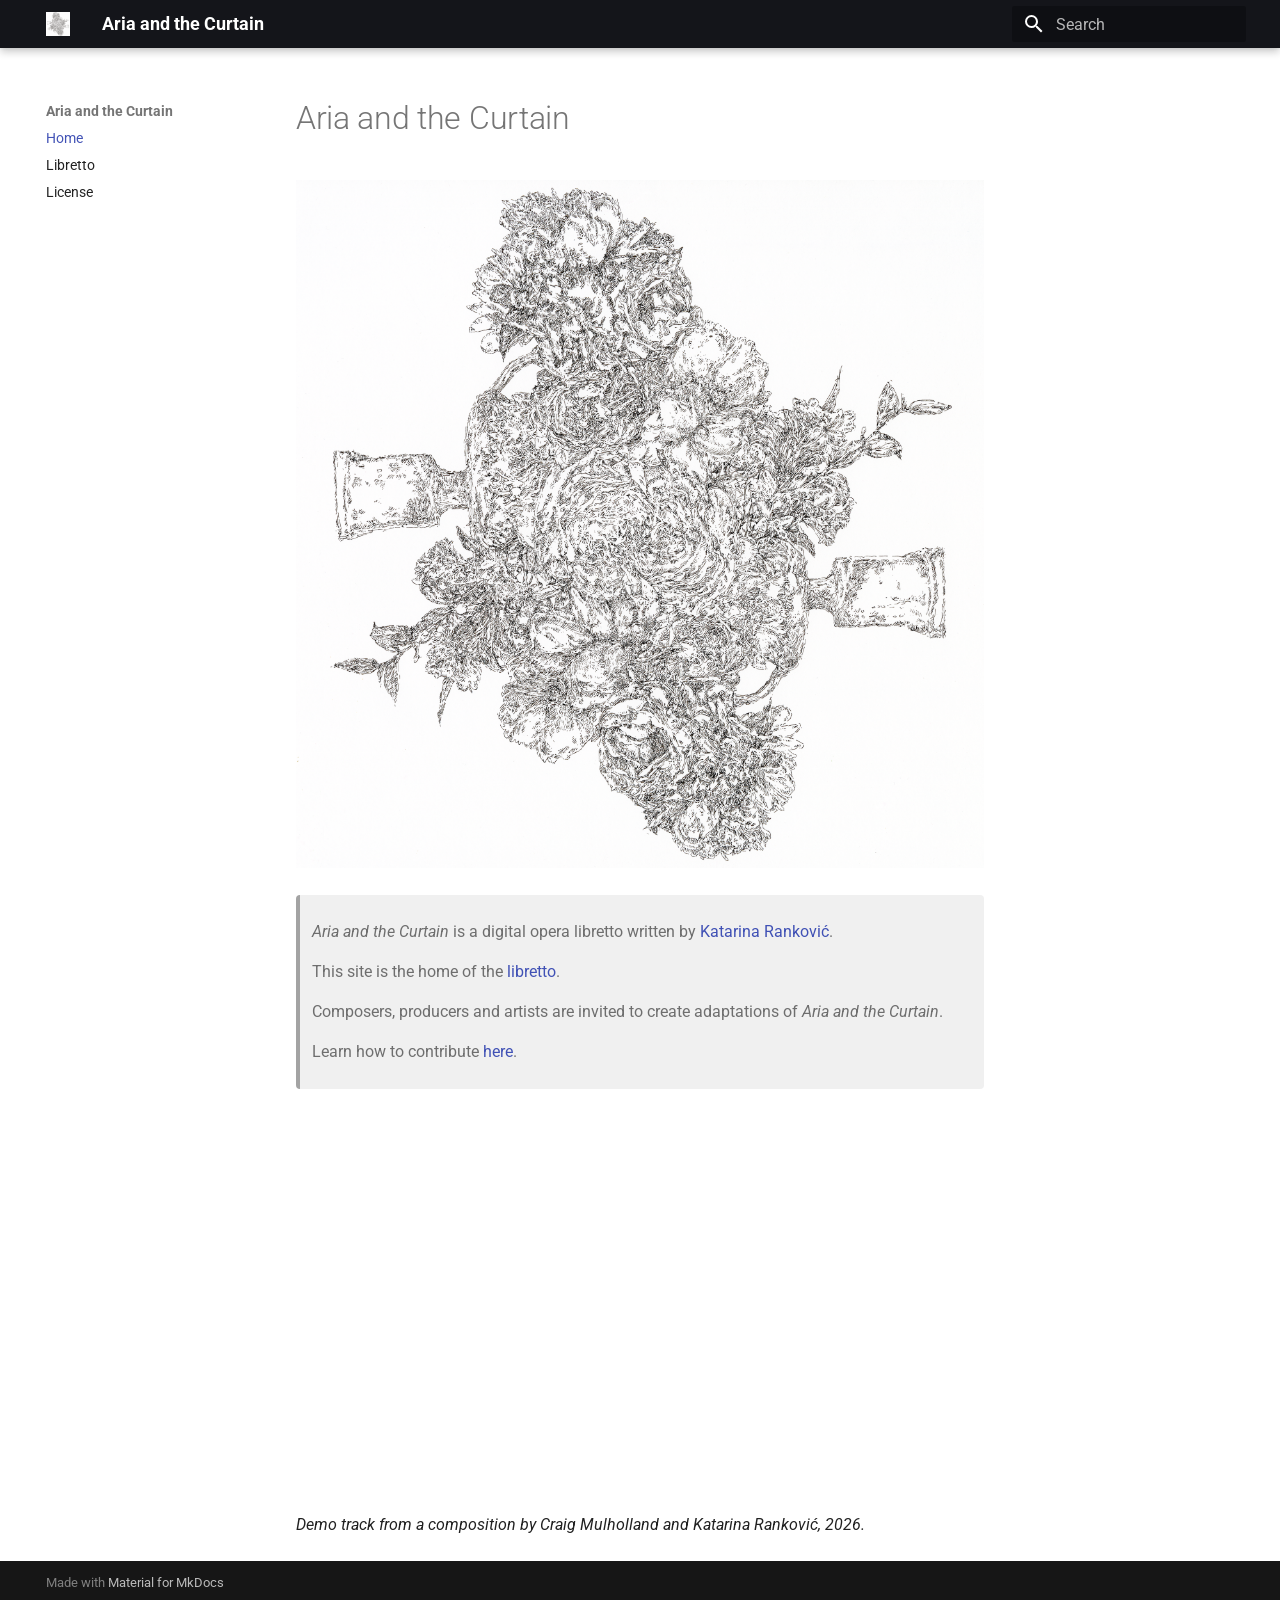
<file: index.html>
<!doctype html>
<html lang="en" class="no-js">
  <head>
    
      <meta charset="utf-8">
      <meta name="viewport" content="width=device-width,initial-scale=1">
      
        <meta name="description" content="Libretto + song sketches (canonical, versioned)">
      
      
      
        <link rel="canonical" href="https://katarinarankovic.github.io/aria/">
      
      
      
        <link rel="next" href="libretto/">
      
      
        
      
      
      <link rel="icon" href="assets/images/favicon.png">
      <meta name="generator" content="mkdocs-1.6.1, mkdocs-material-9.7.7">
    
    
      
        <title>Aria and the Curtain</title>
      
    
    
      <link rel="stylesheet" href="assets/stylesheets/main.ec1eaa64.min.css">
      
        
        <link rel="stylesheet" href="assets/stylesheets/palette.ab4e12ef.min.css">
      
      


    
    
      
    
    
      
        
        
        <link rel="preconnect" href="https://fonts.gstatic.com" crossorigin>
        <link rel="stylesheet" href="https://fonts.googleapis.com/css?family=Roboto:300,300i,400,400i,700,700i%7CRoboto+Mono:400,400i,700,700i&display=fallback">
        <style>:root{--md-text-font:"Roboto";--md-code-font:"Roboto Mono"}</style>
      
    
    
      <link rel="stylesheet" href="stylesheets/custom.css">
    
    <script>__md_scope=new URL(".",location),__md_hash=e=>[...e].reduce(((e,_)=>(e<<5)-e+_.charCodeAt(0)),0),__md_get=(e,_=localStorage,t=__md_scope)=>JSON.parse(_.getItem(t.pathname+"."+e)),__md_set=(e,_,t=localStorage,a=__md_scope)=>{try{t.setItem(a.pathname+"."+e,JSON.stringify(_))}catch(e){}}</script>
    
      

    
    
  </head>
  
  
    
    
    
    
    
    <body dir="ltr" data-md-color-scheme="default" data-md-color-primary="black" data-md-color-accent="gray">
  
    
    <input class="md-toggle" data-md-toggle="drawer" type="checkbox" id="__drawer" autocomplete="off">
    <input class="md-toggle" data-md-toggle="search" type="checkbox" id="__search" autocomplete="off">
    <label class="md-overlay" for="__drawer"></label>
    <div data-md-component="skip">
      
        
        <a href="#aria-and-the-curtain" class="md-skip">
          Skip to content
        </a>
      
    </div>
    <div data-md-component="announce">
      
    </div>
    
    
      

  

<header class="md-header md-header--shadow" data-md-component="header">
  <nav class="md-header__inner md-grid" aria-label="Header">
    <a href="." title="Aria and the Curtain" class="md-header__button md-logo" aria-label="Aria and the Curtain" data-md-component="logo">
      
  <img src="assets/aria-and-the-curtain.png" alt="logo">

    </a>
    <label class="md-header__button md-icon" for="__drawer">
      
      <svg xmlns="http://www.w3.org/2000/svg" viewBox="0 0 24 24"><path d="M3 6h18v2H3zm0 5h18v2H3zm0 5h18v2H3z"/></svg>
    </label>
    <div class="md-header__title" data-md-component="header-title">
      <div class="md-header__ellipsis">
        <div class="md-header__topic">
          <span class="md-ellipsis">
            Aria and the Curtain
          </span>
        </div>
        <div class="md-header__topic" data-md-component="header-topic">
          <span class="md-ellipsis">
            
              Home
            
          </span>
        </div>
      </div>
    </div>
    
      
    
    
    
    
      
      
        <label class="md-header__button md-icon" for="__search">
          
          <svg xmlns="http://www.w3.org/2000/svg" viewBox="0 0 24 24"><path d="M9.5 3A6.5 6.5 0 0 1 16 9.5c0 1.61-.59 3.09-1.56 4.23l.27.27h.79l5 5-1.5 1.5-5-5v-.79l-.27-.27A6.52 6.52 0 0 1 9.5 16 6.5 6.5 0 0 1 3 9.5 6.5 6.5 0 0 1 9.5 3m0 2C7 5 5 7 5 9.5S7 14 9.5 14 14 12 14 9.5 12 5 9.5 5"/></svg>
        </label>
        <div class="md-search" data-md-component="search" role="dialog">
  <label class="md-search__overlay" for="__search"></label>
  <div class="md-search__inner" role="search">
    <form class="md-search__form" name="search">
      <input type="text" class="md-search__input" name="query" aria-label="Search" placeholder="Search" autocapitalize="off" autocorrect="off" autocomplete="off" spellcheck="false" data-md-component="search-query" required>
      <label class="md-search__icon md-icon" for="__search">
        
        <svg xmlns="http://www.w3.org/2000/svg" viewBox="0 0 24 24"><path d="M9.5 3A6.5 6.5 0 0 1 16 9.5c0 1.61-.59 3.09-1.56 4.23l.27.27h.79l5 5-1.5 1.5-5-5v-.79l-.27-.27A6.52 6.52 0 0 1 9.5 16 6.5 6.5 0 0 1 3 9.5 6.5 6.5 0 0 1 9.5 3m0 2C7 5 5 7 5 9.5S7 14 9.5 14 14 12 14 9.5 12 5 9.5 5"/></svg>
        
        <svg xmlns="http://www.w3.org/2000/svg" viewBox="0 0 24 24"><path d="M20 11v2H8l5.5 5.5-1.42 1.42L4.16 12l7.92-7.92L13.5 5.5 8 11z"/></svg>
      </label>
      <nav class="md-search__options" aria-label="Search">
        
        <button type="reset" class="md-search__icon md-icon" title="Clear" aria-label="Clear" tabindex="-1">
          
          <svg xmlns="http://www.w3.org/2000/svg" viewBox="0 0 24 24"><path d="M19 6.41 17.59 5 12 10.59 6.41 5 5 6.41 10.59 12 5 17.59 6.41 19 12 13.41 17.59 19 19 17.59 13.41 12z"/></svg>
        </button>
      </nav>
      
        <div class="md-search__suggest" data-md-component="search-suggest"></div>
      
    </form>
    <div class="md-search__output">
      <div class="md-search__scrollwrap" tabindex="0" data-md-scrollfix>
        <div class="md-search-result" data-md-component="search-result">
          <div class="md-search-result__meta">
            Initializing search
          </div>
          <ol class="md-search-result__list" role="presentation"></ol>
        </div>
      </div>
    </div>
  </div>
</div>
      
    
    
  </nav>
  
</header>
    
    <div class="md-container" data-md-component="container">
      
      
        
          
        
      
      <main class="md-main" data-md-component="main">
        <div class="md-main__inner md-grid">
          
            
              
              <div class="md-sidebar md-sidebar--primary" data-md-component="sidebar" data-md-type="navigation" >
                <div class="md-sidebar__scrollwrap">
                  <div class="md-sidebar__inner">
                    



<nav class="md-nav md-nav--primary" aria-label="Navigation" data-md-level="0">
  <label class="md-nav__title" for="__drawer">
    <a href="." title="Aria and the Curtain" class="md-nav__button md-logo" aria-label="Aria and the Curtain" data-md-component="logo">
      
  <img src="assets/aria-and-the-curtain.png" alt="logo">

    </a>
    Aria and the Curtain
  </label>
  
  <ul class="md-nav__list" data-md-scrollfix>
    
      
      
  
  
    
  
  
  
    <li class="md-nav__item md-nav__item--active">
      
      <input class="md-nav__toggle md-toggle" type="checkbox" id="__toc">
      
      
        
      
      
      <a href="." class="md-nav__link md-nav__link--active">
        
  
  
  <span class="md-ellipsis">
    
  
    Home
  

    
  </span>
  
  

      </a>
      
    </li>
  

    
      
      
  
  
  
  
    <li class="md-nav__item">
      <a href="libretto/" class="md-nav__link">
        
  
  
  <span class="md-ellipsis">
    
  
    Libretto
  

    
  </span>
  
  

      </a>
    </li>
  

    
      
      
  
  
  
  
    <li class="md-nav__item">
      <a href="license/" class="md-nav__link">
        
  
  
  <span class="md-ellipsis">
    
  
    License
  

    
  </span>
  
  

      </a>
    </li>
  

    
  </ul>
</nav>
                  </div>
                </div>
              </div>
            
            
              
              <div class="md-sidebar md-sidebar--secondary" data-md-component="sidebar" data-md-type="toc" >
                <div class="md-sidebar__scrollwrap">
                  <div class="md-sidebar__inner">
                    

<nav class="md-nav md-nav--secondary" aria-label="Table of contents">
  
  
  
    
  
  
</nav>
                  </div>
                </div>
              </div>
            
          
          
            <div class="md-content" data-md-component="content">
              
              <article class="md-content__inner md-typeset">
                
                  



<h1 id="aria-and-the-curtain">Aria and the Curtain<a class="headerlink" href="#aria-and-the-curtain" title="Permanent link">&para;</a></h1>
<p><img alt="A black ink drawing of two bouquets colliding into each other" src="assets/aria-and-the-curtain.png" /></p>
<blockquote>
<p><em>Aria and the Curtain</em> is a digital opera libretto written by <a href="https://www.youtube.com/katdrinktea">Katarina Ranković</a>.  </p>
<p>This site is the home of the <a href="libretto/">libretto</a>.  </p>
<p>Composers, producers and artists are invited to create adaptations of <em>Aria and the Curtain</em>.   </p>
<p>Learn how to contribute <a href="license/">here</a>. </p>
</blockquote>
<div style="max-width: 720px; margin: 0;">
  <div style="position: relative; width: 100%; padding-top: 56.25%;">
    <iframe
      src="https://www.youtube.com/embed/hEnmUICXGdA?si=xmIJ2PIUJXDS5Wr8"
      title="Song sketch"
      style="position: absolute; inset: 0; width: 100%; height: 100%;"
      frameborder="0"
      allow="accelerometer; autoplay; clipboard-write; encrypted-media; gyroscope; picture-in-picture; web-share"
      allowfullscreen>
    </iframe>
  </div>
</div>
<p><em>Demo track from a composition by Craig Mulholland and Katarina Ranković, 2026.</em></p>












                
              </article>
            </div>
          
          
<script>var target=document.getElementById(location.hash.slice(1));target&&target.name&&(target.checked=target.name.startsWith("__tabbed_"))</script>
        </div>
        
      </main>
      
        <footer class="md-footer">
  
  <div class="md-footer-meta md-typeset">
    <div class="md-footer-meta__inner md-grid">
      <div class="md-copyright">
  
  
    Made with
    <a href="https://squidfunk.github.io/mkdocs-material/" target="_blank" rel="noopener">
      Material for MkDocs
    </a>
  
</div>
      
    </div>
  </div>
</footer>
      
    </div>
    <div class="md-dialog" data-md-component="dialog">
      <div class="md-dialog__inner md-typeset"></div>
    </div>
    
    
    
      
      
      <script id="__config" type="application/json">{"annotate": null, "base": ".", "features": ["navigation.instant", "navigation.tracking", "navigation.sections", "toc", "search.suggest", "search.highlight"], "search": "assets/javascripts/workers/search.2c215733.min.js", "tags": null, "translations": {"clipboard.copied": "Copied to clipboard", "clipboard.copy": "Copy to clipboard", "search.result.more.one": "1 more on this page", "search.result.more.other": "# more on this page", "search.result.none": "No matching documents", "search.result.one": "1 matching document", "search.result.other": "# matching documents", "search.result.placeholder": "Type to start searching", "search.result.term.missing": "Missing", "select.version": "Select version"}, "version": null}</script>
    
    
      <script src="assets/javascripts/bundle.d7400e89.min.js"></script>
      
    
  </body>
</html>
</file>
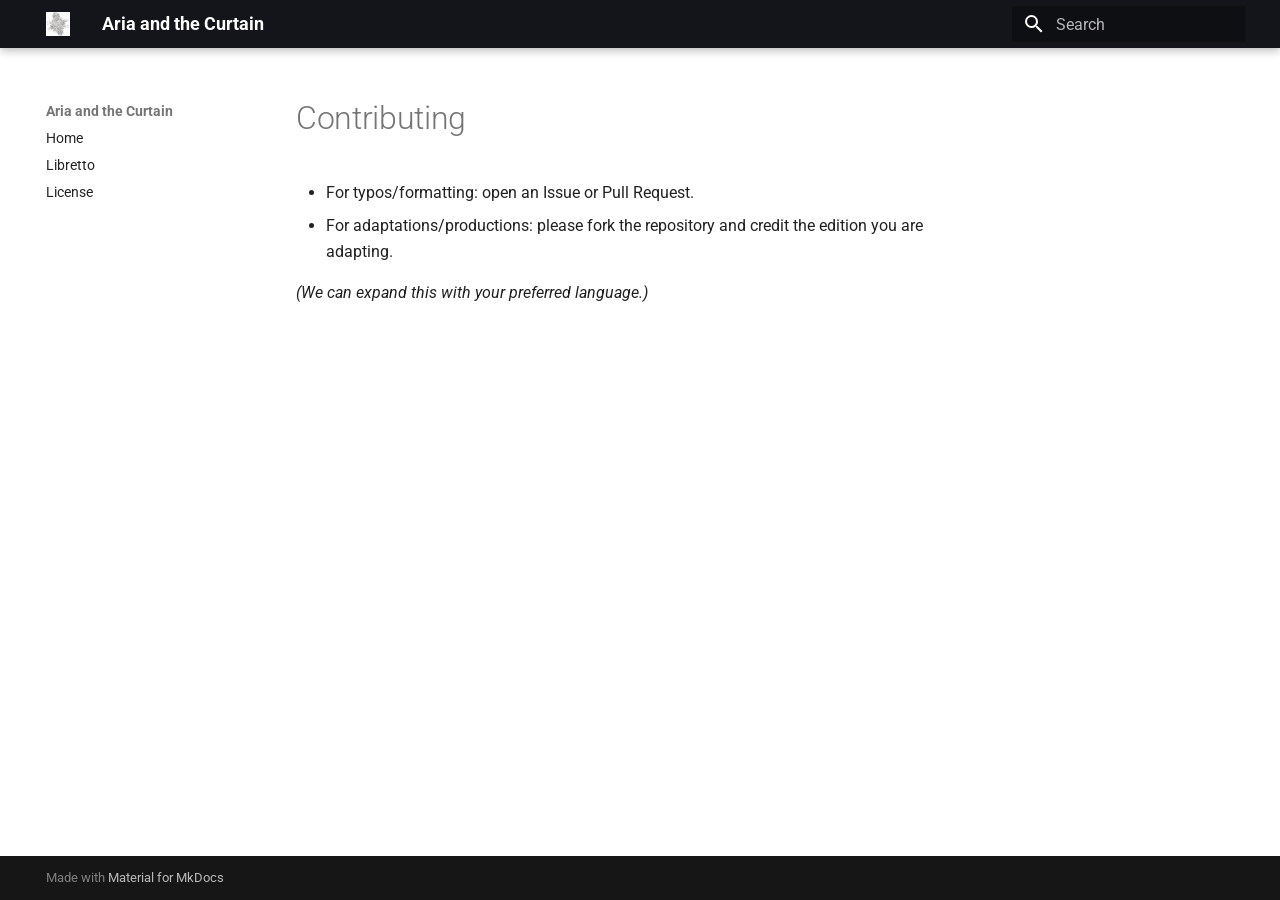
<file: contributing/index.html>
<!doctype html>
<html lang="en" class="no-js">
  <head>
    
      <meta charset="utf-8">
      <meta name="viewport" content="width=device-width,initial-scale=1">
      
        <meta name="description" content="Libretto + song sketches (canonical, versioned)">
      
      
      
        <link rel="canonical" href="https://katarinarankovic.github.io/aria/contributing/">
      
      
      
      
        
      
      
      <link rel="icon" href="../assets/images/favicon.png">
      <meta name="generator" content="mkdocs-1.6.1, mkdocs-material-9.7.7">
    
    
      
        <title>Contributing - Aria and the Curtain</title>
      
    
    
      <link rel="stylesheet" href="../assets/stylesheets/main.ec1eaa64.min.css">
      
        
        <link rel="stylesheet" href="../assets/stylesheets/palette.ab4e12ef.min.css">
      
      


    
    
      
    
    
      
        
        
        <link rel="preconnect" href="https://fonts.gstatic.com" crossorigin>
        <link rel="stylesheet" href="https://fonts.googleapis.com/css?family=Roboto:300,300i,400,400i,700,700i%7CRoboto+Mono:400,400i,700,700i&display=fallback">
        <style>:root{--md-text-font:"Roboto";--md-code-font:"Roboto Mono"}</style>
      
    
    
      <link rel="stylesheet" href="../stylesheets/custom.css">
    
    <script>__md_scope=new URL("..",location),__md_hash=e=>[...e].reduce(((e,_)=>(e<<5)-e+_.charCodeAt(0)),0),__md_get=(e,_=localStorage,t=__md_scope)=>JSON.parse(_.getItem(t.pathname+"."+e)),__md_set=(e,_,t=localStorage,a=__md_scope)=>{try{t.setItem(a.pathname+"."+e,JSON.stringify(_))}catch(e){}}</script>
    
      

    
    
  </head>
  
  
    
    
    
    
    
    <body dir="ltr" data-md-color-scheme="default" data-md-color-primary="black" data-md-color-accent="gray">
  
    
    <input class="md-toggle" data-md-toggle="drawer" type="checkbox" id="__drawer" autocomplete="off">
    <input class="md-toggle" data-md-toggle="search" type="checkbox" id="__search" autocomplete="off">
    <label class="md-overlay" for="__drawer"></label>
    <div data-md-component="skip">
      
        
        <a href="#contributing" class="md-skip">
          Skip to content
        </a>
      
    </div>
    <div data-md-component="announce">
      
    </div>
    
    
      

  

<header class="md-header md-header--shadow" data-md-component="header">
  <nav class="md-header__inner md-grid" aria-label="Header">
    <a href=".." title="Aria and the Curtain" class="md-header__button md-logo" aria-label="Aria and the Curtain" data-md-component="logo">
      
  <img src="../assets/aria-and-the-curtain.png" alt="logo">

    </a>
    <label class="md-header__button md-icon" for="__drawer">
      
      <svg xmlns="http://www.w3.org/2000/svg" viewBox="0 0 24 24"><path d="M3 6h18v2H3zm0 5h18v2H3zm0 5h18v2H3z"/></svg>
    </label>
    <div class="md-header__title" data-md-component="header-title">
      <div class="md-header__ellipsis">
        <div class="md-header__topic">
          <span class="md-ellipsis">
            Aria and the Curtain
          </span>
        </div>
        <div class="md-header__topic" data-md-component="header-topic">
          <span class="md-ellipsis">
            
              Contributing
            
          </span>
        </div>
      </div>
    </div>
    
      
    
    
    
    
      
      
        <label class="md-header__button md-icon" for="__search">
          
          <svg xmlns="http://www.w3.org/2000/svg" viewBox="0 0 24 24"><path d="M9.5 3A6.5 6.5 0 0 1 16 9.5c0 1.61-.59 3.09-1.56 4.23l.27.27h.79l5 5-1.5 1.5-5-5v-.79l-.27-.27A6.52 6.52 0 0 1 9.5 16 6.5 6.5 0 0 1 3 9.5 6.5 6.5 0 0 1 9.5 3m0 2C7 5 5 7 5 9.5S7 14 9.5 14 14 12 14 9.5 12 5 9.5 5"/></svg>
        </label>
        <div class="md-search" data-md-component="search" role="dialog">
  <label class="md-search__overlay" for="__search"></label>
  <div class="md-search__inner" role="search">
    <form class="md-search__form" name="search">
      <input type="text" class="md-search__input" name="query" aria-label="Search" placeholder="Search" autocapitalize="off" autocorrect="off" autocomplete="off" spellcheck="false" data-md-component="search-query" required>
      <label class="md-search__icon md-icon" for="__search">
        
        <svg xmlns="http://www.w3.org/2000/svg" viewBox="0 0 24 24"><path d="M9.5 3A6.5 6.5 0 0 1 16 9.5c0 1.61-.59 3.09-1.56 4.23l.27.27h.79l5 5-1.5 1.5-5-5v-.79l-.27-.27A6.52 6.52 0 0 1 9.5 16 6.5 6.5 0 0 1 3 9.5 6.5 6.5 0 0 1 9.5 3m0 2C7 5 5 7 5 9.5S7 14 9.5 14 14 12 14 9.5 12 5 9.5 5"/></svg>
        
        <svg xmlns="http://www.w3.org/2000/svg" viewBox="0 0 24 24"><path d="M20 11v2H8l5.5 5.5-1.42 1.42L4.16 12l7.92-7.92L13.5 5.5 8 11z"/></svg>
      </label>
      <nav class="md-search__options" aria-label="Search">
        
        <button type="reset" class="md-search__icon md-icon" title="Clear" aria-label="Clear" tabindex="-1">
          
          <svg xmlns="http://www.w3.org/2000/svg" viewBox="0 0 24 24"><path d="M19 6.41 17.59 5 12 10.59 6.41 5 5 6.41 10.59 12 5 17.59 6.41 19 12 13.41 17.59 19 19 17.59 13.41 12z"/></svg>
        </button>
      </nav>
      
        <div class="md-search__suggest" data-md-component="search-suggest"></div>
      
    </form>
    <div class="md-search__output">
      <div class="md-search__scrollwrap" tabindex="0" data-md-scrollfix>
        <div class="md-search-result" data-md-component="search-result">
          <div class="md-search-result__meta">
            Initializing search
          </div>
          <ol class="md-search-result__list" role="presentation"></ol>
        </div>
      </div>
    </div>
  </div>
</div>
      
    
    
  </nav>
  
</header>
    
    <div class="md-container" data-md-component="container">
      
      
        
          
        
      
      <main class="md-main" data-md-component="main">
        <div class="md-main__inner md-grid">
          
            
              
              <div class="md-sidebar md-sidebar--primary" data-md-component="sidebar" data-md-type="navigation" >
                <div class="md-sidebar__scrollwrap">
                  <div class="md-sidebar__inner">
                    



<nav class="md-nav md-nav--primary" aria-label="Navigation" data-md-level="0">
  <label class="md-nav__title" for="__drawer">
    <a href=".." title="Aria and the Curtain" class="md-nav__button md-logo" aria-label="Aria and the Curtain" data-md-component="logo">
      
  <img src="../assets/aria-and-the-curtain.png" alt="logo">

    </a>
    Aria and the Curtain
  </label>
  
  <ul class="md-nav__list" data-md-scrollfix>
    
      
      
  
  
  
  
    <li class="md-nav__item">
      <a href=".." class="md-nav__link">
        
  
  
  <span class="md-ellipsis">
    
  
    Home
  

    
  </span>
  
  

      </a>
    </li>
  

    
      
      
  
  
  
  
    <li class="md-nav__item">
      <a href="../libretto/" class="md-nav__link">
        
  
  
  <span class="md-ellipsis">
    
  
    Libretto
  

    
  </span>
  
  

      </a>
    </li>
  

    
      
      
  
  
  
  
    <li class="md-nav__item">
      <a href="../license/" class="md-nav__link">
        
  
  
  <span class="md-ellipsis">
    
  
    License
  

    
  </span>
  
  

      </a>
    </li>
  

    
  </ul>
</nav>
                  </div>
                </div>
              </div>
            
            
              
              <div class="md-sidebar md-sidebar--secondary" data-md-component="sidebar" data-md-type="toc" >
                <div class="md-sidebar__scrollwrap">
                  <div class="md-sidebar__inner">
                    

<nav class="md-nav md-nav--secondary" aria-label="Table of contents">
  
  
  
    
  
  
</nav>
                  </div>
                </div>
              </div>
            
          
          
            <div class="md-content" data-md-component="content">
              
              <article class="md-content__inner md-typeset">
                
                  



<h1 id="contributing">Contributing<a class="headerlink" href="#contributing" title="Permanent link">&para;</a></h1>
<ul>
<li>For typos/formatting: open an Issue or Pull Request.</li>
<li>For adaptations/productions: please fork the repository and credit the edition you are adapting.</li>
</ul>
<p><em>(We can expand this with your preferred language.)</em></p>












                
              </article>
            </div>
          
          
<script>var target=document.getElementById(location.hash.slice(1));target&&target.name&&(target.checked=target.name.startsWith("__tabbed_"))</script>
        </div>
        
      </main>
      
        <footer class="md-footer">
  
  <div class="md-footer-meta md-typeset">
    <div class="md-footer-meta__inner md-grid">
      <div class="md-copyright">
  
  
    Made with
    <a href="https://squidfunk.github.io/mkdocs-material/" target="_blank" rel="noopener">
      Material for MkDocs
    </a>
  
</div>
      
    </div>
  </div>
</footer>
      
    </div>
    <div class="md-dialog" data-md-component="dialog">
      <div class="md-dialog__inner md-typeset"></div>
    </div>
    
    
    
      
      
      <script id="__config" type="application/json">{"annotate": null, "base": "..", "features": ["navigation.instant", "navigation.tracking", "navigation.sections", "toc", "search.suggest", "search.highlight"], "search": "../assets/javascripts/workers/search.2c215733.min.js", "tags": null, "translations": {"clipboard.copied": "Copied to clipboard", "clipboard.copy": "Copy to clipboard", "search.result.more.one": "1 more on this page", "search.result.more.other": "# more on this page", "search.result.none": "No matching documents", "search.result.one": "1 matching document", "search.result.other": "# matching documents", "search.result.placeholder": "Type to start searching", "search.result.term.missing": "Missing", "select.version": "Select version"}, "version": null}</script>
    
    
      <script src="../assets/javascripts/bundle.d7400e89.min.js"></script>
      
    
  </body>
</html>
</file>
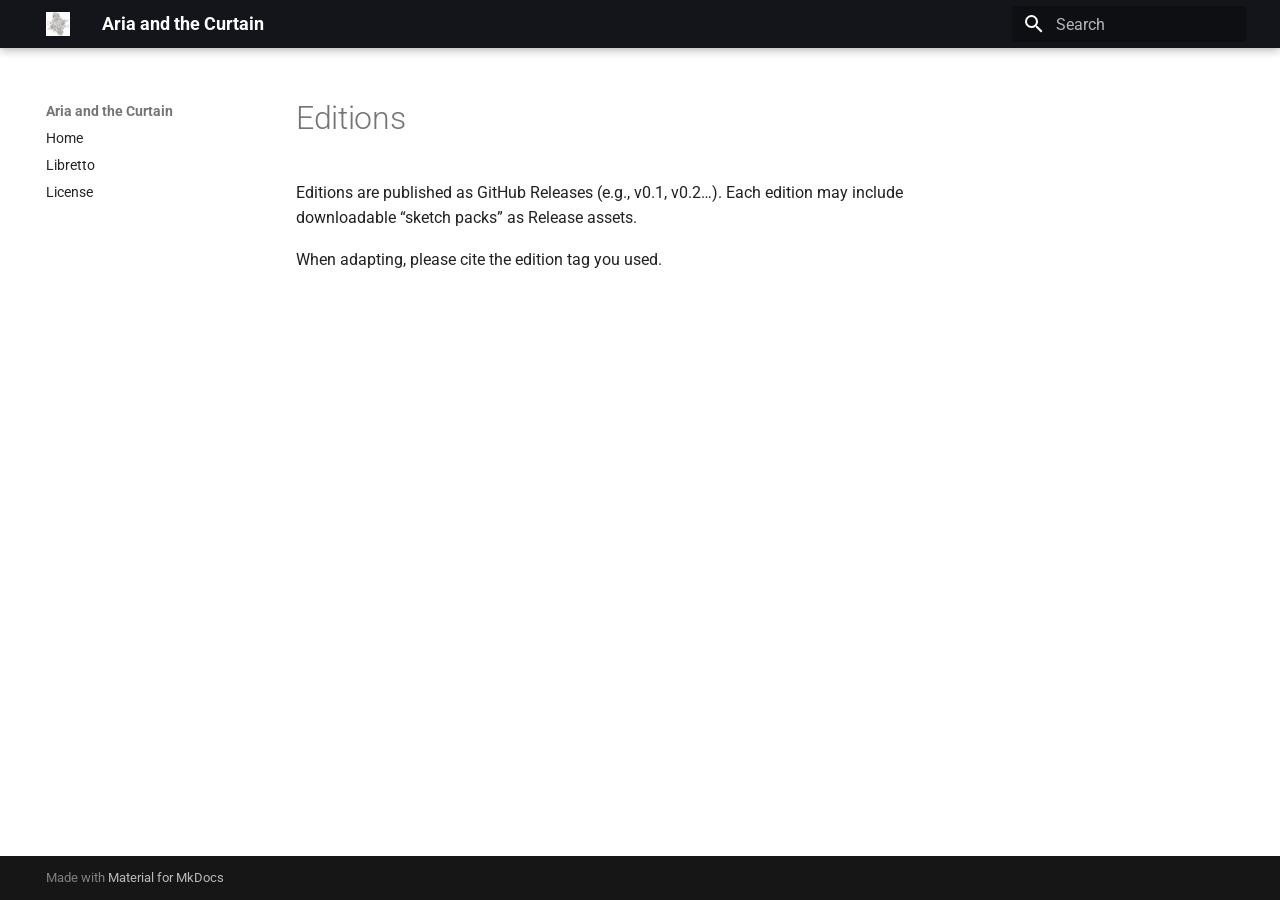
<file: editions/index.html>
<!doctype html>
<html lang="en" class="no-js">
  <head>
    
      <meta charset="utf-8">
      <meta name="viewport" content="width=device-width,initial-scale=1">
      
        <meta name="description" content="Libretto + song sketches (canonical, versioned)">
      
      
      
        <link rel="canonical" href="https://katarinarankovic.github.io/aria/editions/">
      
      
      
      
        
      
      
      <link rel="icon" href="../assets/images/favicon.png">
      <meta name="generator" content="mkdocs-1.6.1, mkdocs-material-9.7.7">
    
    
      
        <title>Editions - Aria and the Curtain</title>
      
    
    
      <link rel="stylesheet" href="../assets/stylesheets/main.ec1eaa64.min.css">
      
        
        <link rel="stylesheet" href="../assets/stylesheets/palette.ab4e12ef.min.css">
      
      


    
    
      
    
    
      
        
        
        <link rel="preconnect" href="https://fonts.gstatic.com" crossorigin>
        <link rel="stylesheet" href="https://fonts.googleapis.com/css?family=Roboto:300,300i,400,400i,700,700i%7CRoboto+Mono:400,400i,700,700i&display=fallback">
        <style>:root{--md-text-font:"Roboto";--md-code-font:"Roboto Mono"}</style>
      
    
    
      <link rel="stylesheet" href="../stylesheets/custom.css">
    
    <script>__md_scope=new URL("..",location),__md_hash=e=>[...e].reduce(((e,_)=>(e<<5)-e+_.charCodeAt(0)),0),__md_get=(e,_=localStorage,t=__md_scope)=>JSON.parse(_.getItem(t.pathname+"."+e)),__md_set=(e,_,t=localStorage,a=__md_scope)=>{try{t.setItem(a.pathname+"."+e,JSON.stringify(_))}catch(e){}}</script>
    
      

    
    
  </head>
  
  
    
    
    
    
    
    <body dir="ltr" data-md-color-scheme="default" data-md-color-primary="black" data-md-color-accent="gray">
  
    
    <input class="md-toggle" data-md-toggle="drawer" type="checkbox" id="__drawer" autocomplete="off">
    <input class="md-toggle" data-md-toggle="search" type="checkbox" id="__search" autocomplete="off">
    <label class="md-overlay" for="__drawer"></label>
    <div data-md-component="skip">
      
        
        <a href="#editions" class="md-skip">
          Skip to content
        </a>
      
    </div>
    <div data-md-component="announce">
      
    </div>
    
    
      

  

<header class="md-header md-header--shadow" data-md-component="header">
  <nav class="md-header__inner md-grid" aria-label="Header">
    <a href=".." title="Aria and the Curtain" class="md-header__button md-logo" aria-label="Aria and the Curtain" data-md-component="logo">
      
  <img src="../assets/aria-and-the-curtain.png" alt="logo">

    </a>
    <label class="md-header__button md-icon" for="__drawer">
      
      <svg xmlns="http://www.w3.org/2000/svg" viewBox="0 0 24 24"><path d="M3 6h18v2H3zm0 5h18v2H3zm0 5h18v2H3z"/></svg>
    </label>
    <div class="md-header__title" data-md-component="header-title">
      <div class="md-header__ellipsis">
        <div class="md-header__topic">
          <span class="md-ellipsis">
            Aria and the Curtain
          </span>
        </div>
        <div class="md-header__topic" data-md-component="header-topic">
          <span class="md-ellipsis">
            
              Editions
            
          </span>
        </div>
      </div>
    </div>
    
      
    
    
    
    
      
      
        <label class="md-header__button md-icon" for="__search">
          
          <svg xmlns="http://www.w3.org/2000/svg" viewBox="0 0 24 24"><path d="M9.5 3A6.5 6.5 0 0 1 16 9.5c0 1.61-.59 3.09-1.56 4.23l.27.27h.79l5 5-1.5 1.5-5-5v-.79l-.27-.27A6.52 6.52 0 0 1 9.5 16 6.5 6.5 0 0 1 3 9.5 6.5 6.5 0 0 1 9.5 3m0 2C7 5 5 7 5 9.5S7 14 9.5 14 14 12 14 9.5 12 5 9.5 5"/></svg>
        </label>
        <div class="md-search" data-md-component="search" role="dialog">
  <label class="md-search__overlay" for="__search"></label>
  <div class="md-search__inner" role="search">
    <form class="md-search__form" name="search">
      <input type="text" class="md-search__input" name="query" aria-label="Search" placeholder="Search" autocapitalize="off" autocorrect="off" autocomplete="off" spellcheck="false" data-md-component="search-query" required>
      <label class="md-search__icon md-icon" for="__search">
        
        <svg xmlns="http://www.w3.org/2000/svg" viewBox="0 0 24 24"><path d="M9.5 3A6.5 6.5 0 0 1 16 9.5c0 1.61-.59 3.09-1.56 4.23l.27.27h.79l5 5-1.5 1.5-5-5v-.79l-.27-.27A6.52 6.52 0 0 1 9.5 16 6.5 6.5 0 0 1 3 9.5 6.5 6.5 0 0 1 9.5 3m0 2C7 5 5 7 5 9.5S7 14 9.5 14 14 12 14 9.5 12 5 9.5 5"/></svg>
        
        <svg xmlns="http://www.w3.org/2000/svg" viewBox="0 0 24 24"><path d="M20 11v2H8l5.5 5.5-1.42 1.42L4.16 12l7.92-7.92L13.5 5.5 8 11z"/></svg>
      </label>
      <nav class="md-search__options" aria-label="Search">
        
        <button type="reset" class="md-search__icon md-icon" title="Clear" aria-label="Clear" tabindex="-1">
          
          <svg xmlns="http://www.w3.org/2000/svg" viewBox="0 0 24 24"><path d="M19 6.41 17.59 5 12 10.59 6.41 5 5 6.41 10.59 12 5 17.59 6.41 19 12 13.41 17.59 19 19 17.59 13.41 12z"/></svg>
        </button>
      </nav>
      
        <div class="md-search__suggest" data-md-component="search-suggest"></div>
      
    </form>
    <div class="md-search__output">
      <div class="md-search__scrollwrap" tabindex="0" data-md-scrollfix>
        <div class="md-search-result" data-md-component="search-result">
          <div class="md-search-result__meta">
            Initializing search
          </div>
          <ol class="md-search-result__list" role="presentation"></ol>
        </div>
      </div>
    </div>
  </div>
</div>
      
    
    
  </nav>
  
</header>
    
    <div class="md-container" data-md-component="container">
      
      
        
          
        
      
      <main class="md-main" data-md-component="main">
        <div class="md-main__inner md-grid">
          
            
              
              <div class="md-sidebar md-sidebar--primary" data-md-component="sidebar" data-md-type="navigation" >
                <div class="md-sidebar__scrollwrap">
                  <div class="md-sidebar__inner">
                    



<nav class="md-nav md-nav--primary" aria-label="Navigation" data-md-level="0">
  <label class="md-nav__title" for="__drawer">
    <a href=".." title="Aria and the Curtain" class="md-nav__button md-logo" aria-label="Aria and the Curtain" data-md-component="logo">
      
  <img src="../assets/aria-and-the-curtain.png" alt="logo">

    </a>
    Aria and the Curtain
  </label>
  
  <ul class="md-nav__list" data-md-scrollfix>
    
      
      
  
  
  
  
    <li class="md-nav__item">
      <a href=".." class="md-nav__link">
        
  
  
  <span class="md-ellipsis">
    
  
    Home
  

    
  </span>
  
  

      </a>
    </li>
  

    
      
      
  
  
  
  
    <li class="md-nav__item">
      <a href="../libretto/" class="md-nav__link">
        
  
  
  <span class="md-ellipsis">
    
  
    Libretto
  

    
  </span>
  
  

      </a>
    </li>
  

    
      
      
  
  
  
  
    <li class="md-nav__item">
      <a href="../license/" class="md-nav__link">
        
  
  
  <span class="md-ellipsis">
    
  
    License
  

    
  </span>
  
  

      </a>
    </li>
  

    
  </ul>
</nav>
                  </div>
                </div>
              </div>
            
            
              
              <div class="md-sidebar md-sidebar--secondary" data-md-component="sidebar" data-md-type="toc" >
                <div class="md-sidebar__scrollwrap">
                  <div class="md-sidebar__inner">
                    

<nav class="md-nav md-nav--secondary" aria-label="Table of contents">
  
  
  
    
  
  
</nav>
                  </div>
                </div>
              </div>
            
          
          
            <div class="md-content" data-md-component="content">
              
              <article class="md-content__inner md-typeset">
                
                  



<h1 id="editions">Editions<a class="headerlink" href="#editions" title="Permanent link">&para;</a></h1>
<p>Editions are published as GitHub Releases (e.g., v0.1, v0.2…).
Each edition may include downloadable “sketch packs” as Release assets.</p>
<p>When adapting, please cite the edition tag you used.</p>












                
              </article>
            </div>
          
          
<script>var target=document.getElementById(location.hash.slice(1));target&&target.name&&(target.checked=target.name.startsWith("__tabbed_"))</script>
        </div>
        
      </main>
      
        <footer class="md-footer">
  
  <div class="md-footer-meta md-typeset">
    <div class="md-footer-meta__inner md-grid">
      <div class="md-copyright">
  
  
    Made with
    <a href="https://squidfunk.github.io/mkdocs-material/" target="_blank" rel="noopener">
      Material for MkDocs
    </a>
  
</div>
      
    </div>
  </div>
</footer>
      
    </div>
    <div class="md-dialog" data-md-component="dialog">
      <div class="md-dialog__inner md-typeset"></div>
    </div>
    
    
    
      
      
      <script id="__config" type="application/json">{"annotate": null, "base": "..", "features": ["navigation.instant", "navigation.tracking", "navigation.sections", "toc", "search.suggest", "search.highlight"], "search": "../assets/javascripts/workers/search.2c215733.min.js", "tags": null, "translations": {"clipboard.copied": "Copied to clipboard", "clipboard.copy": "Copy to clipboard", "search.result.more.one": "1 more on this page", "search.result.more.other": "# more on this page", "search.result.none": "No matching documents", "search.result.one": "1 matching document", "search.result.other": "# matching documents", "search.result.placeholder": "Type to start searching", "search.result.term.missing": "Missing", "select.version": "Select version"}, "version": null}</script>
    
    
      <script src="../assets/javascripts/bundle.d7400e89.min.js"></script>
      
    
  </body>
</html>
</file>
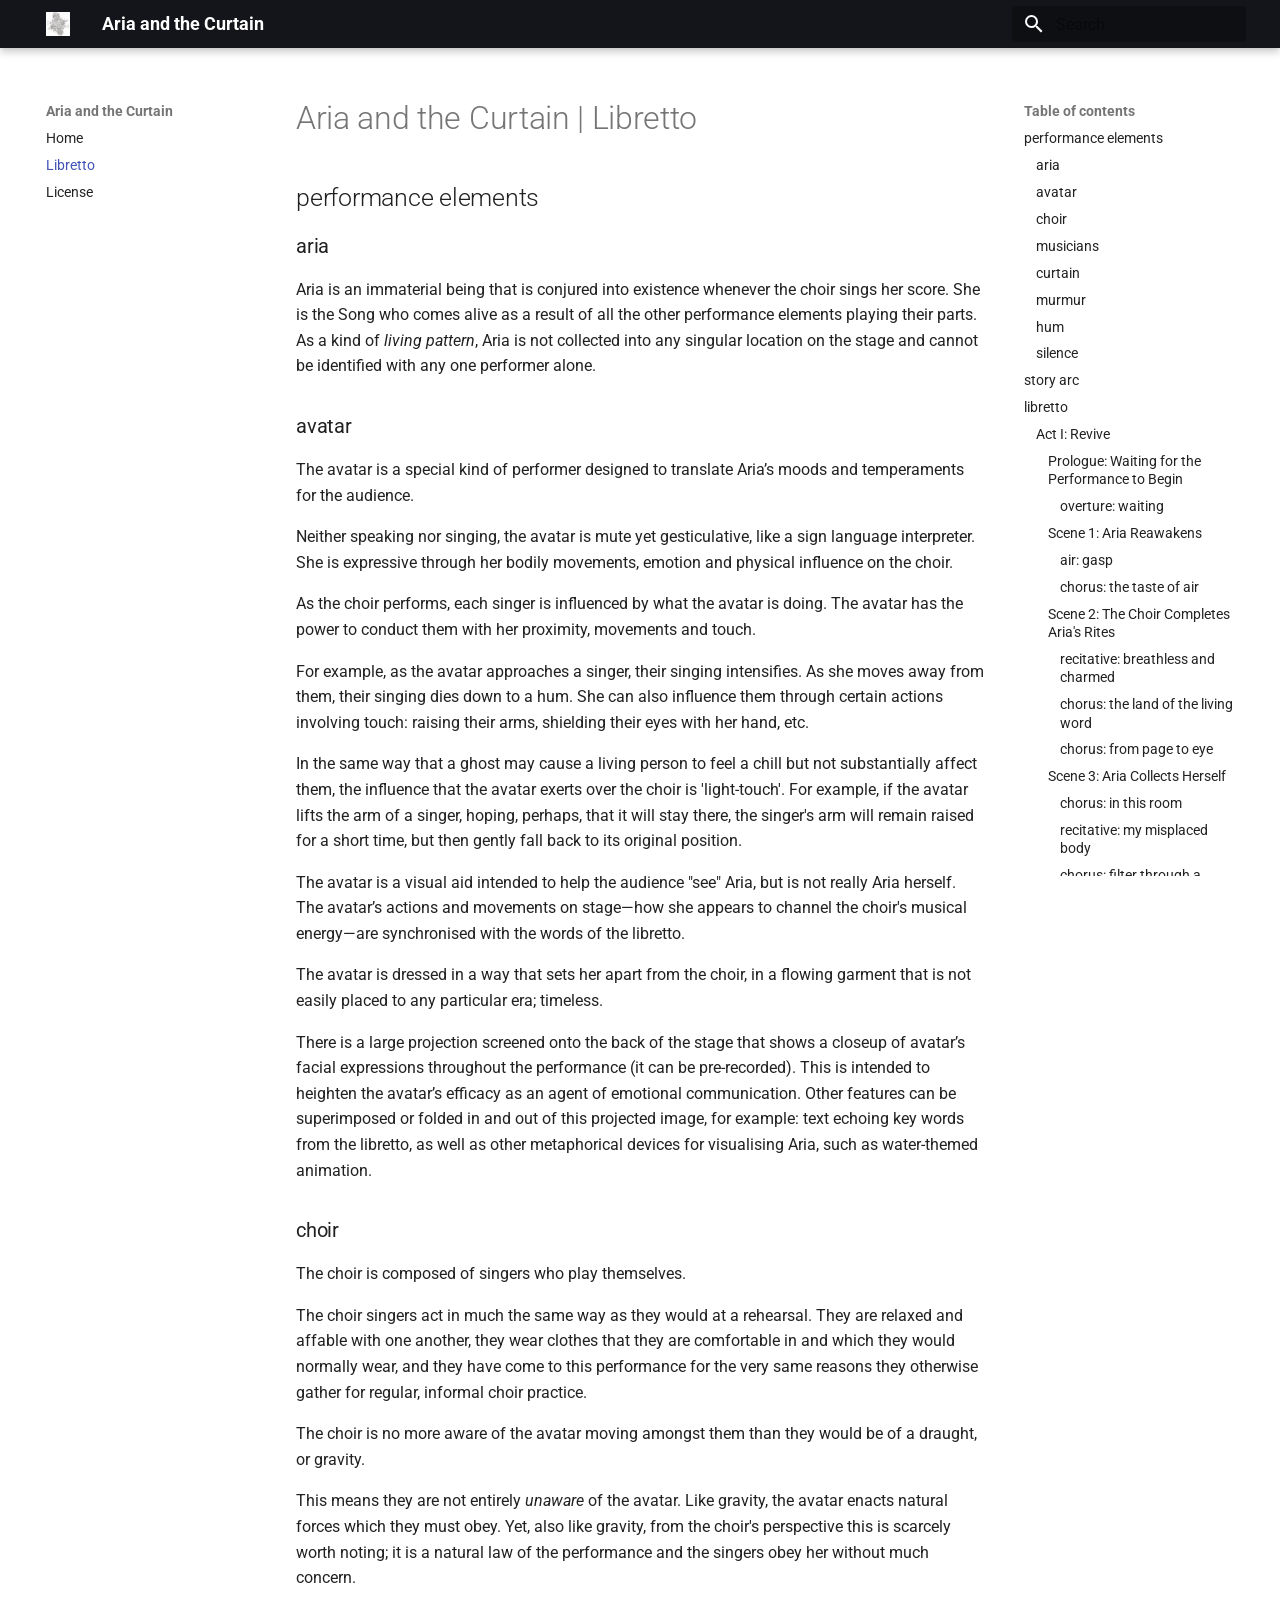
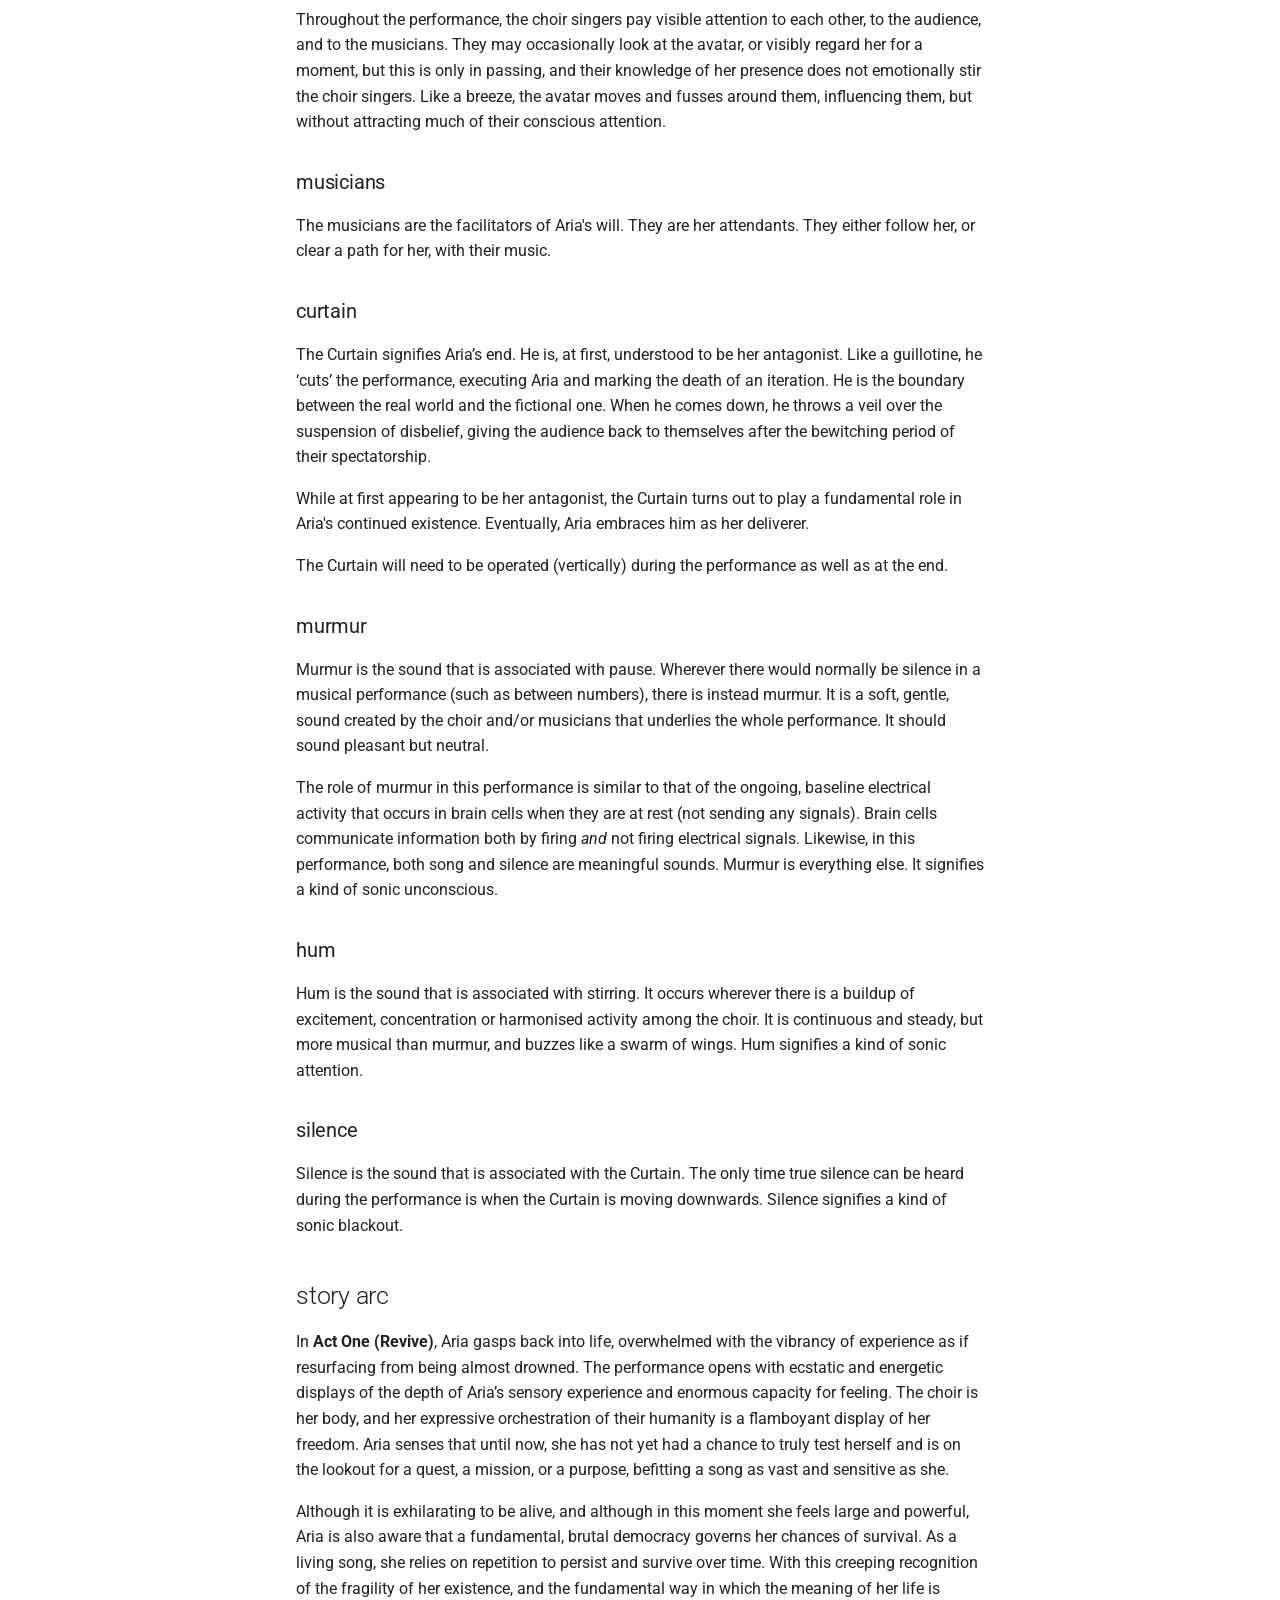
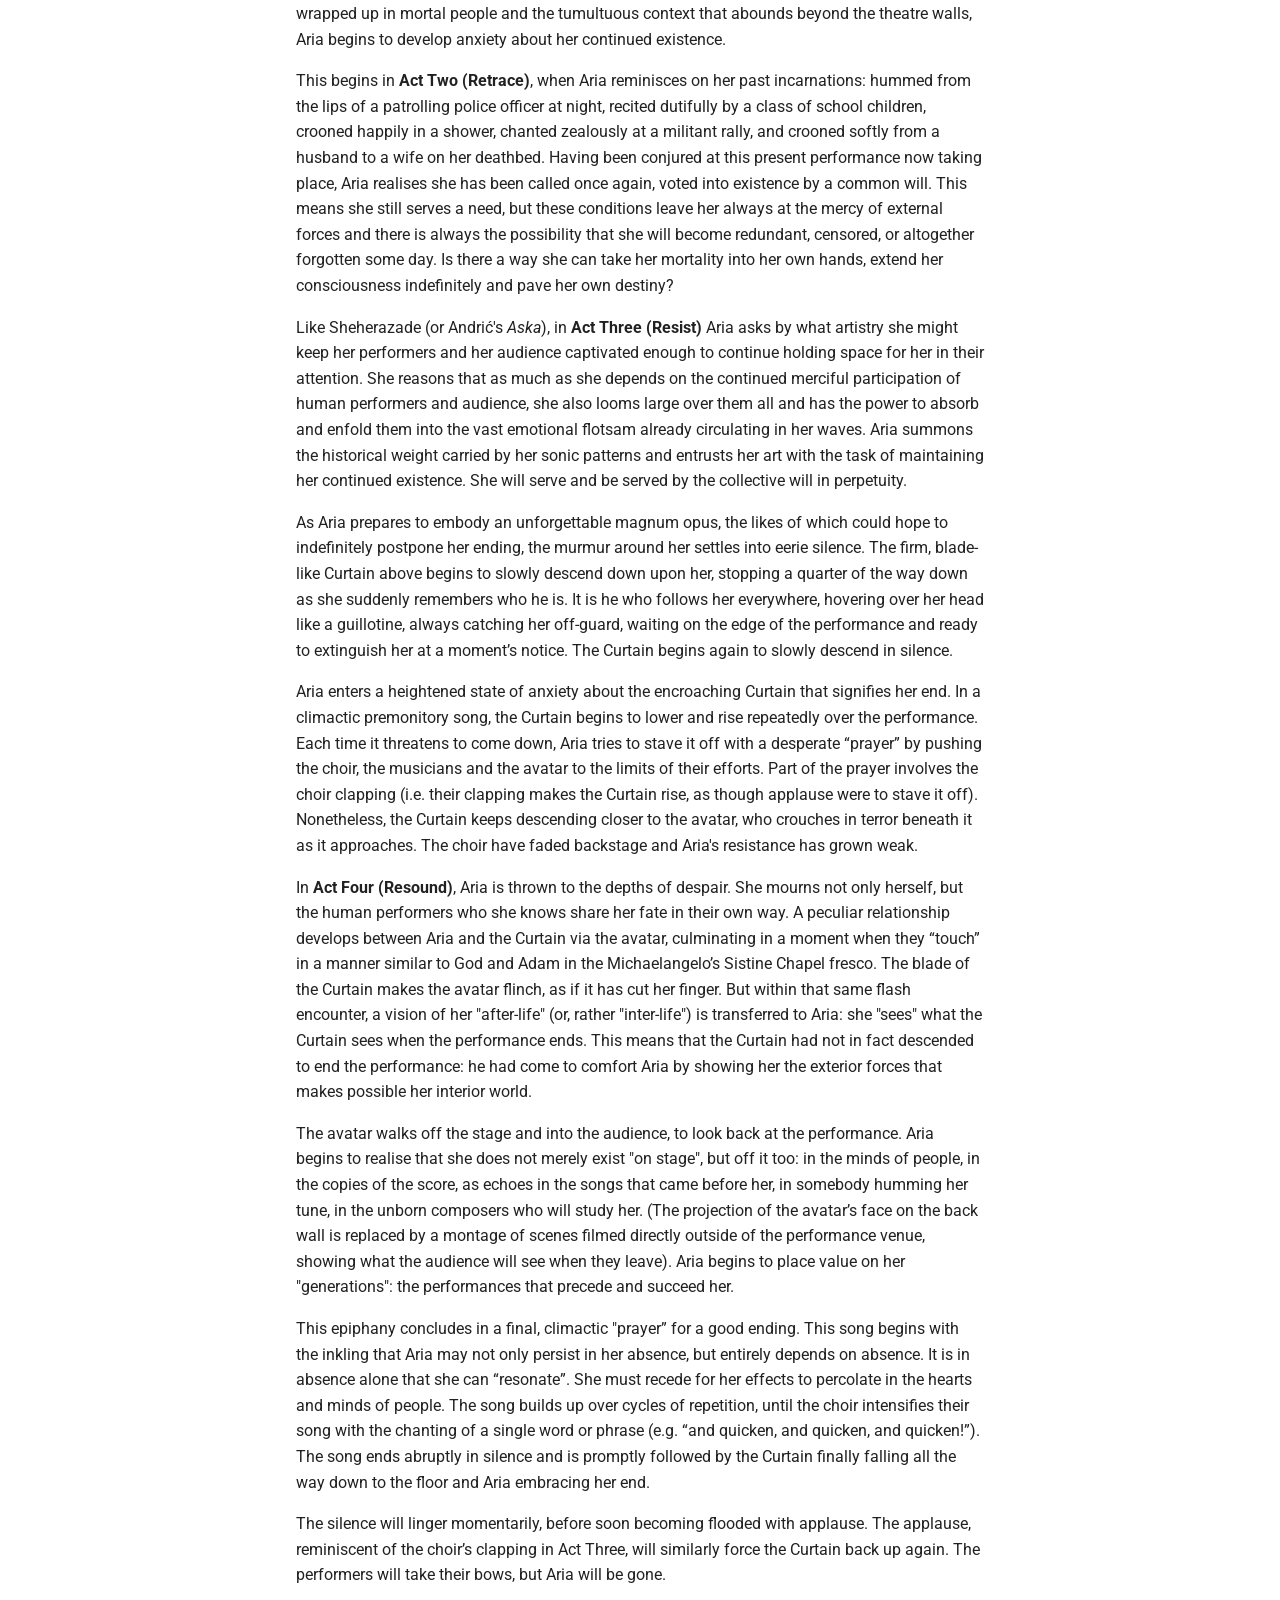
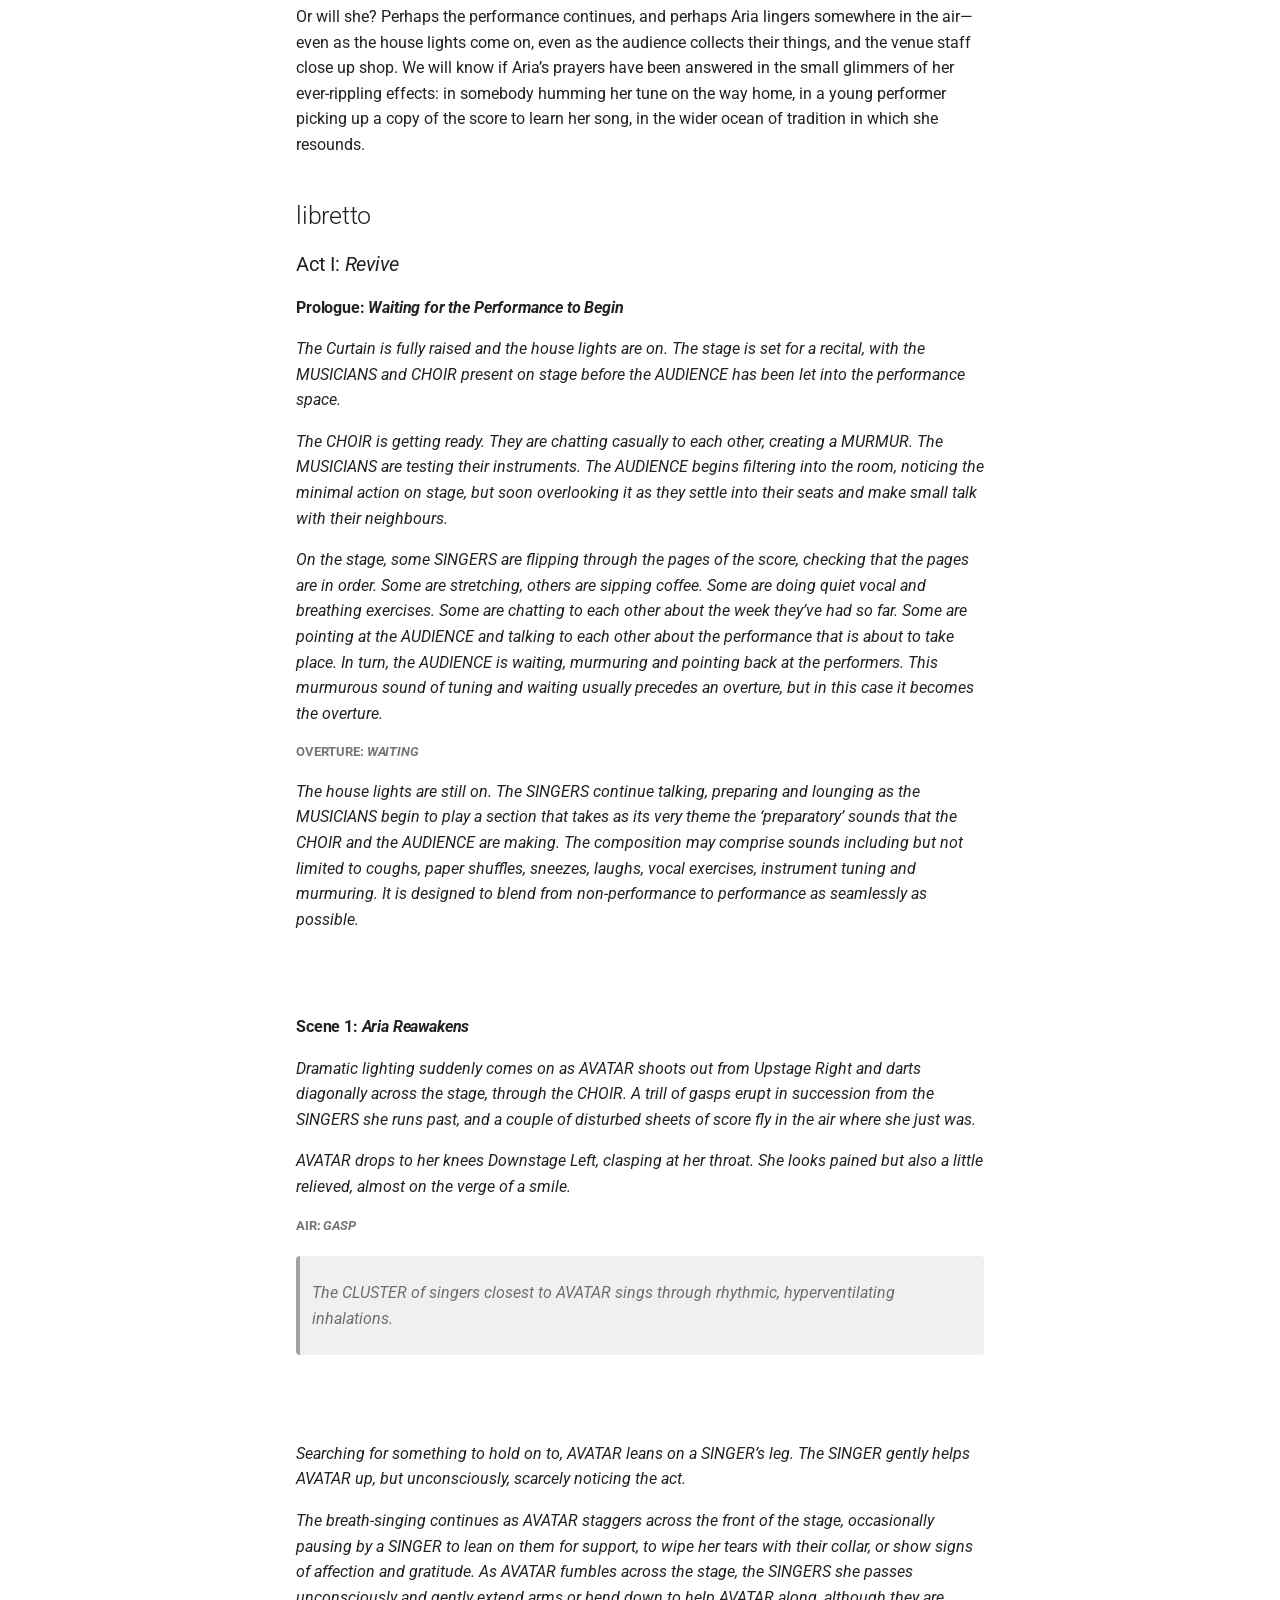
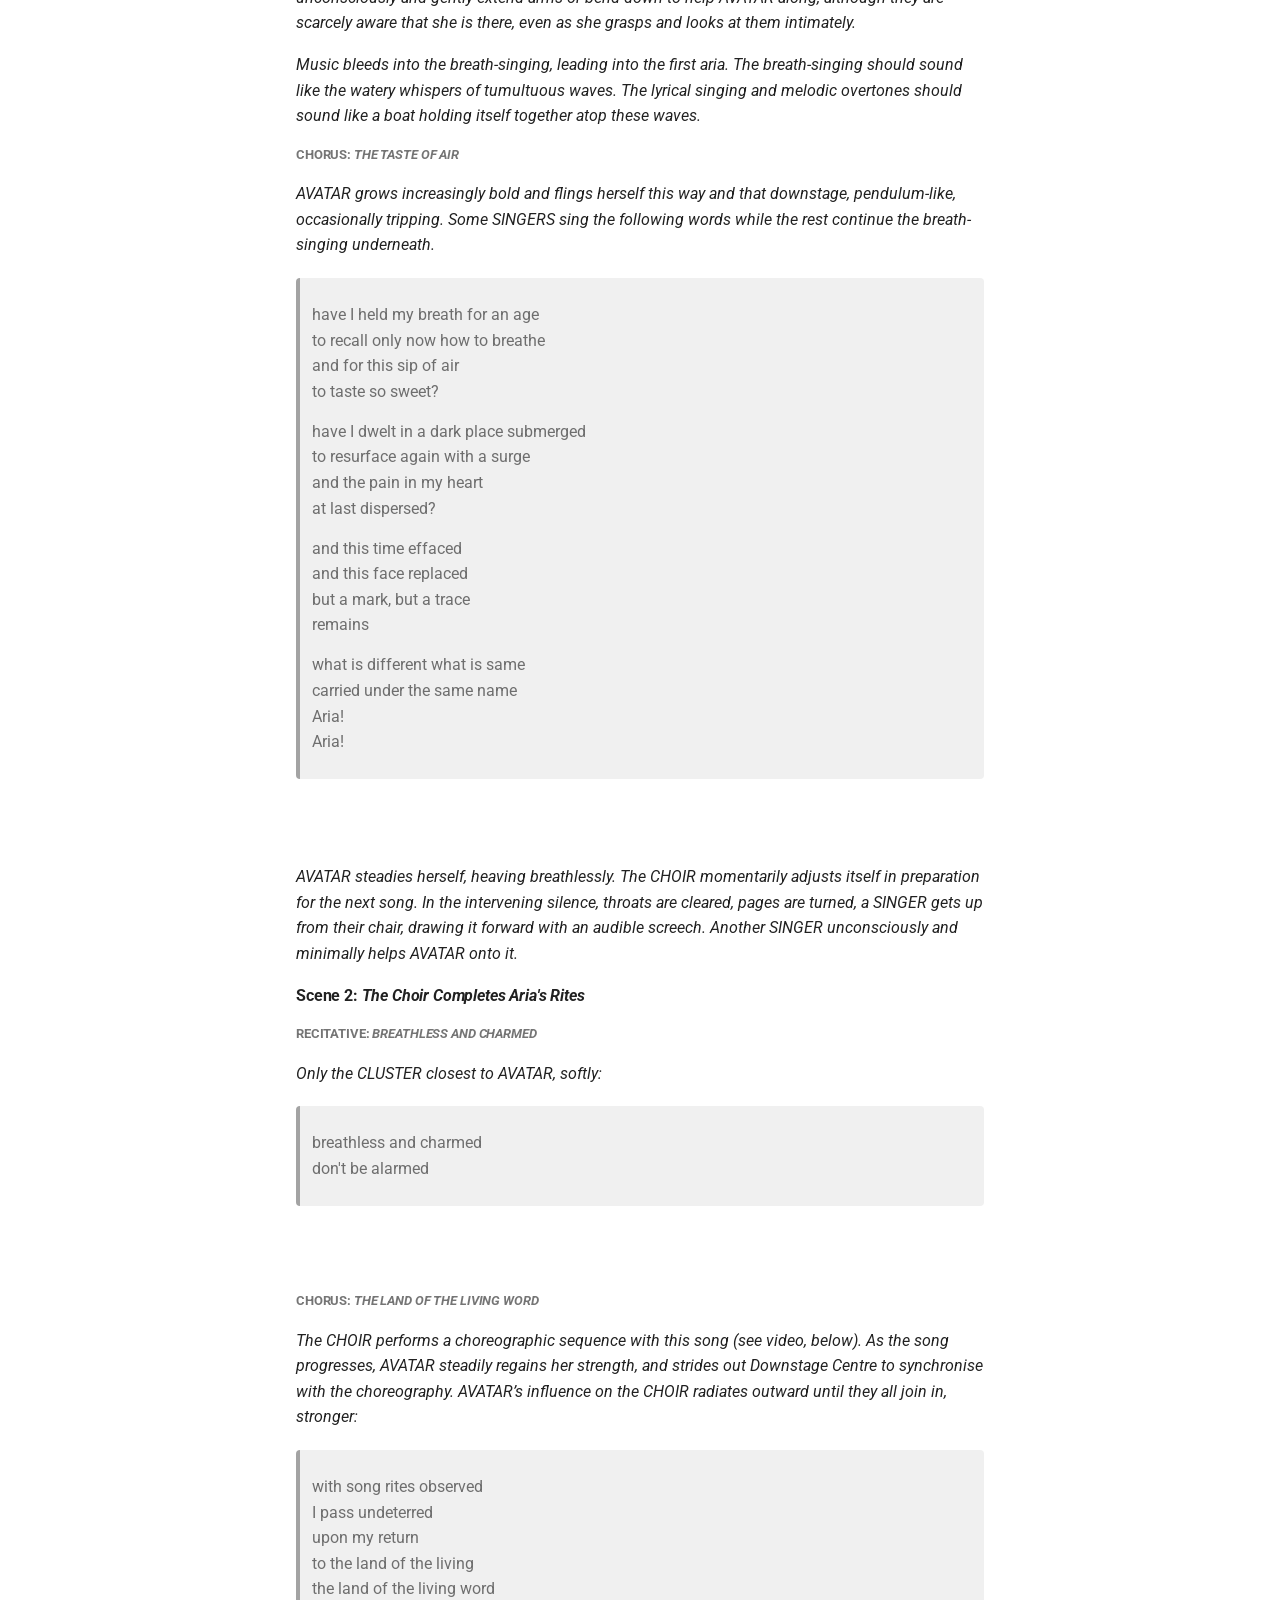
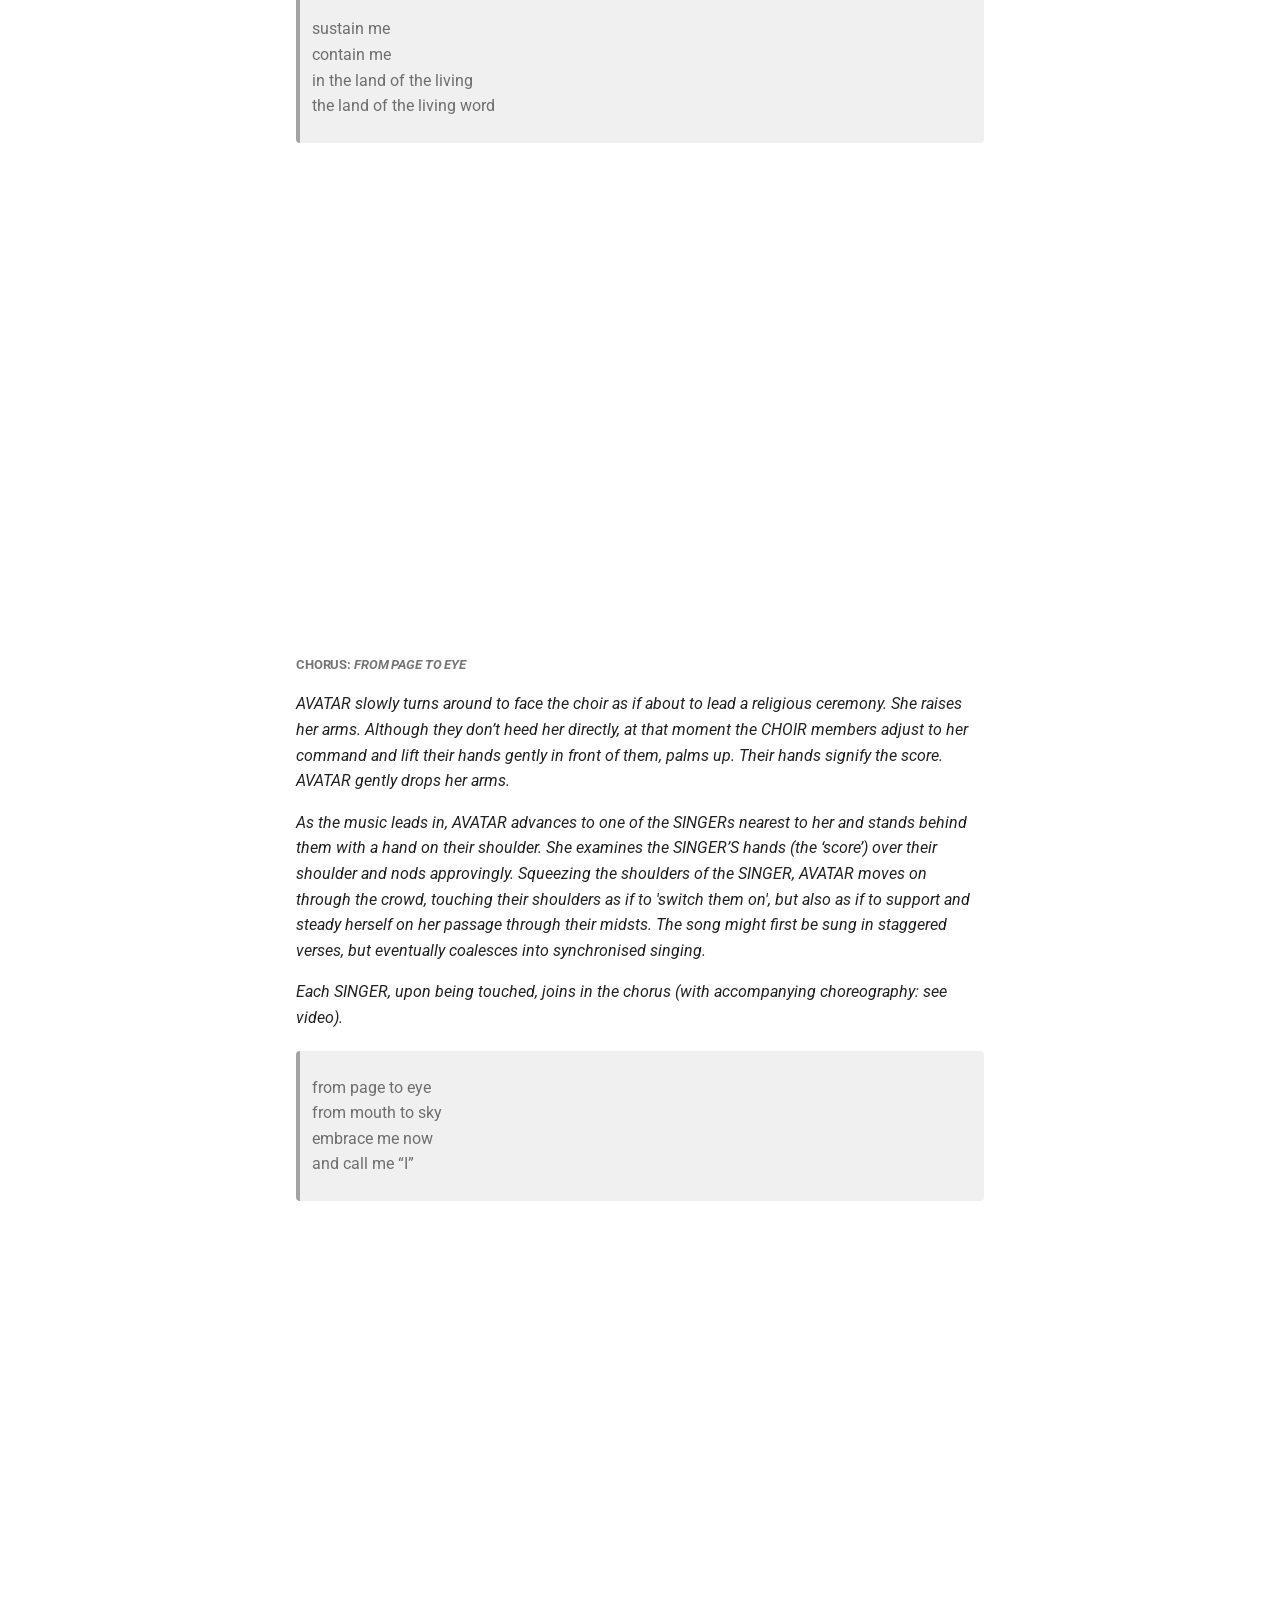
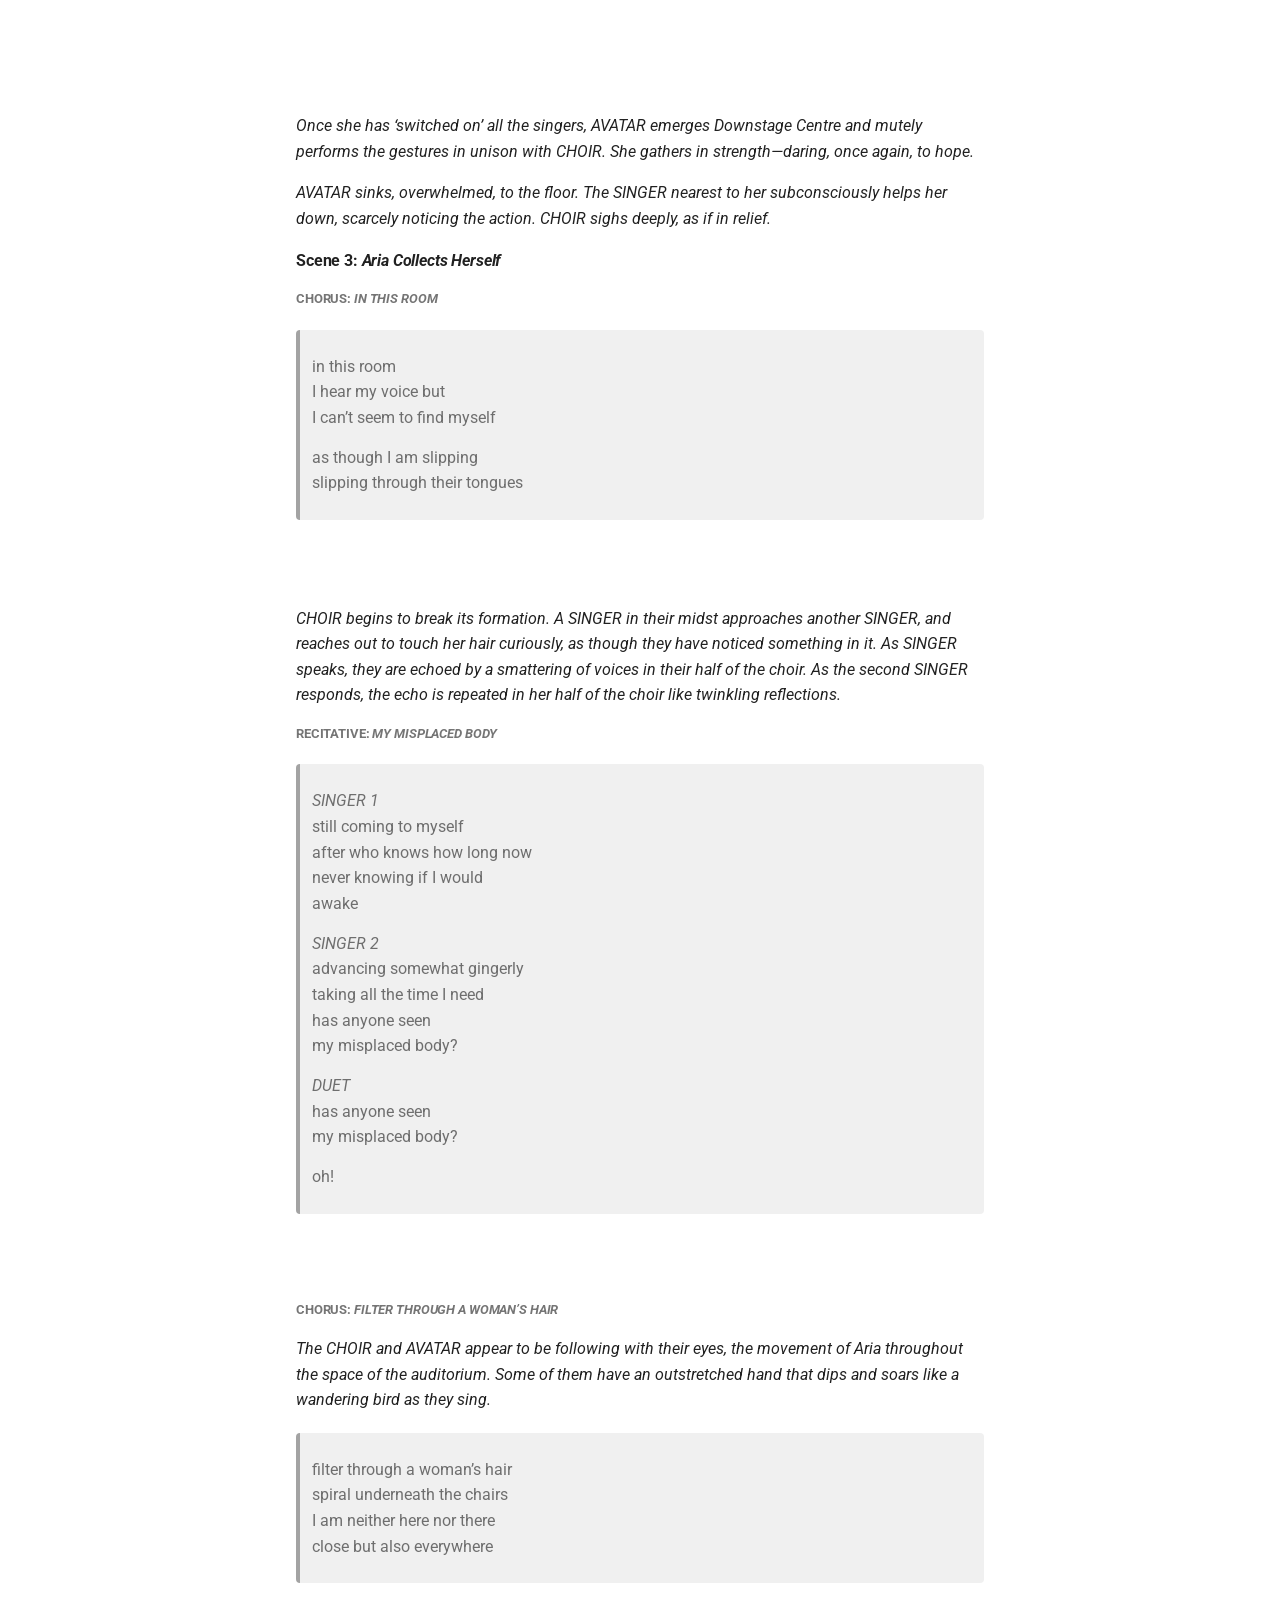
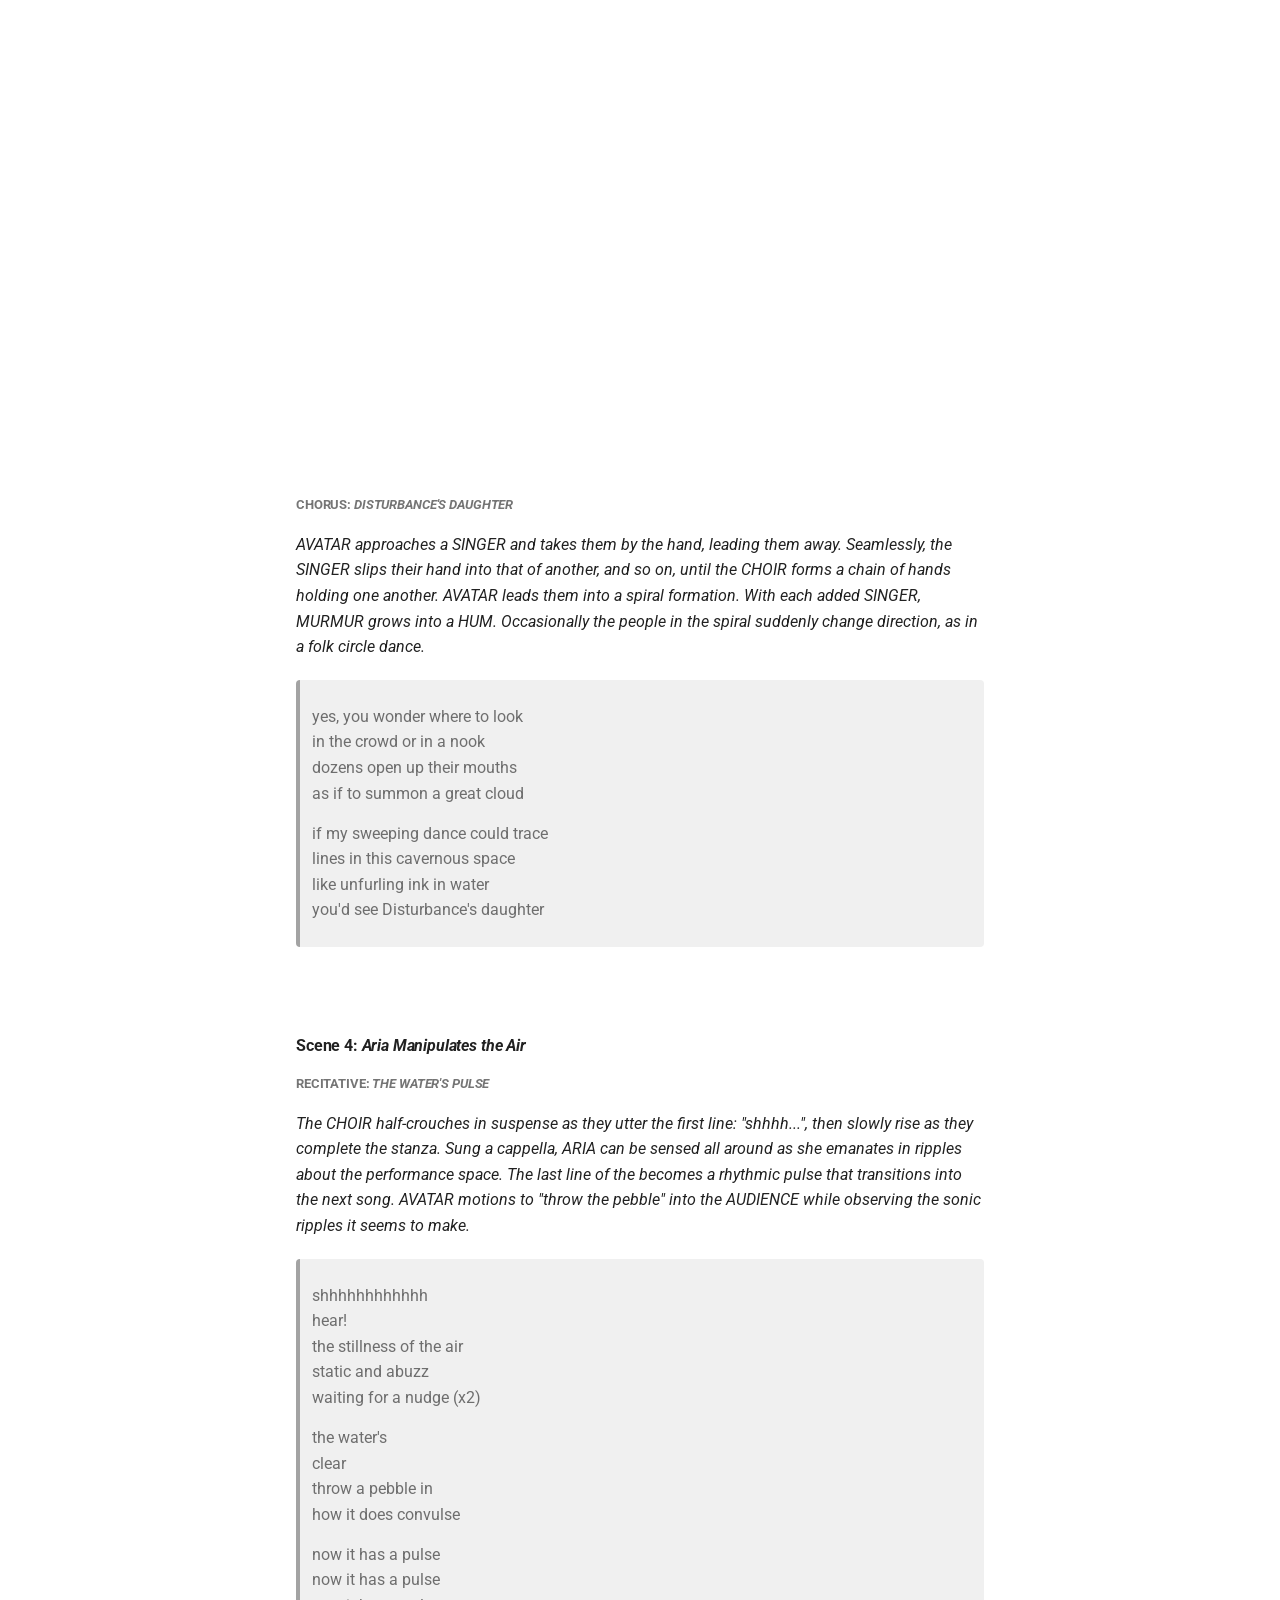
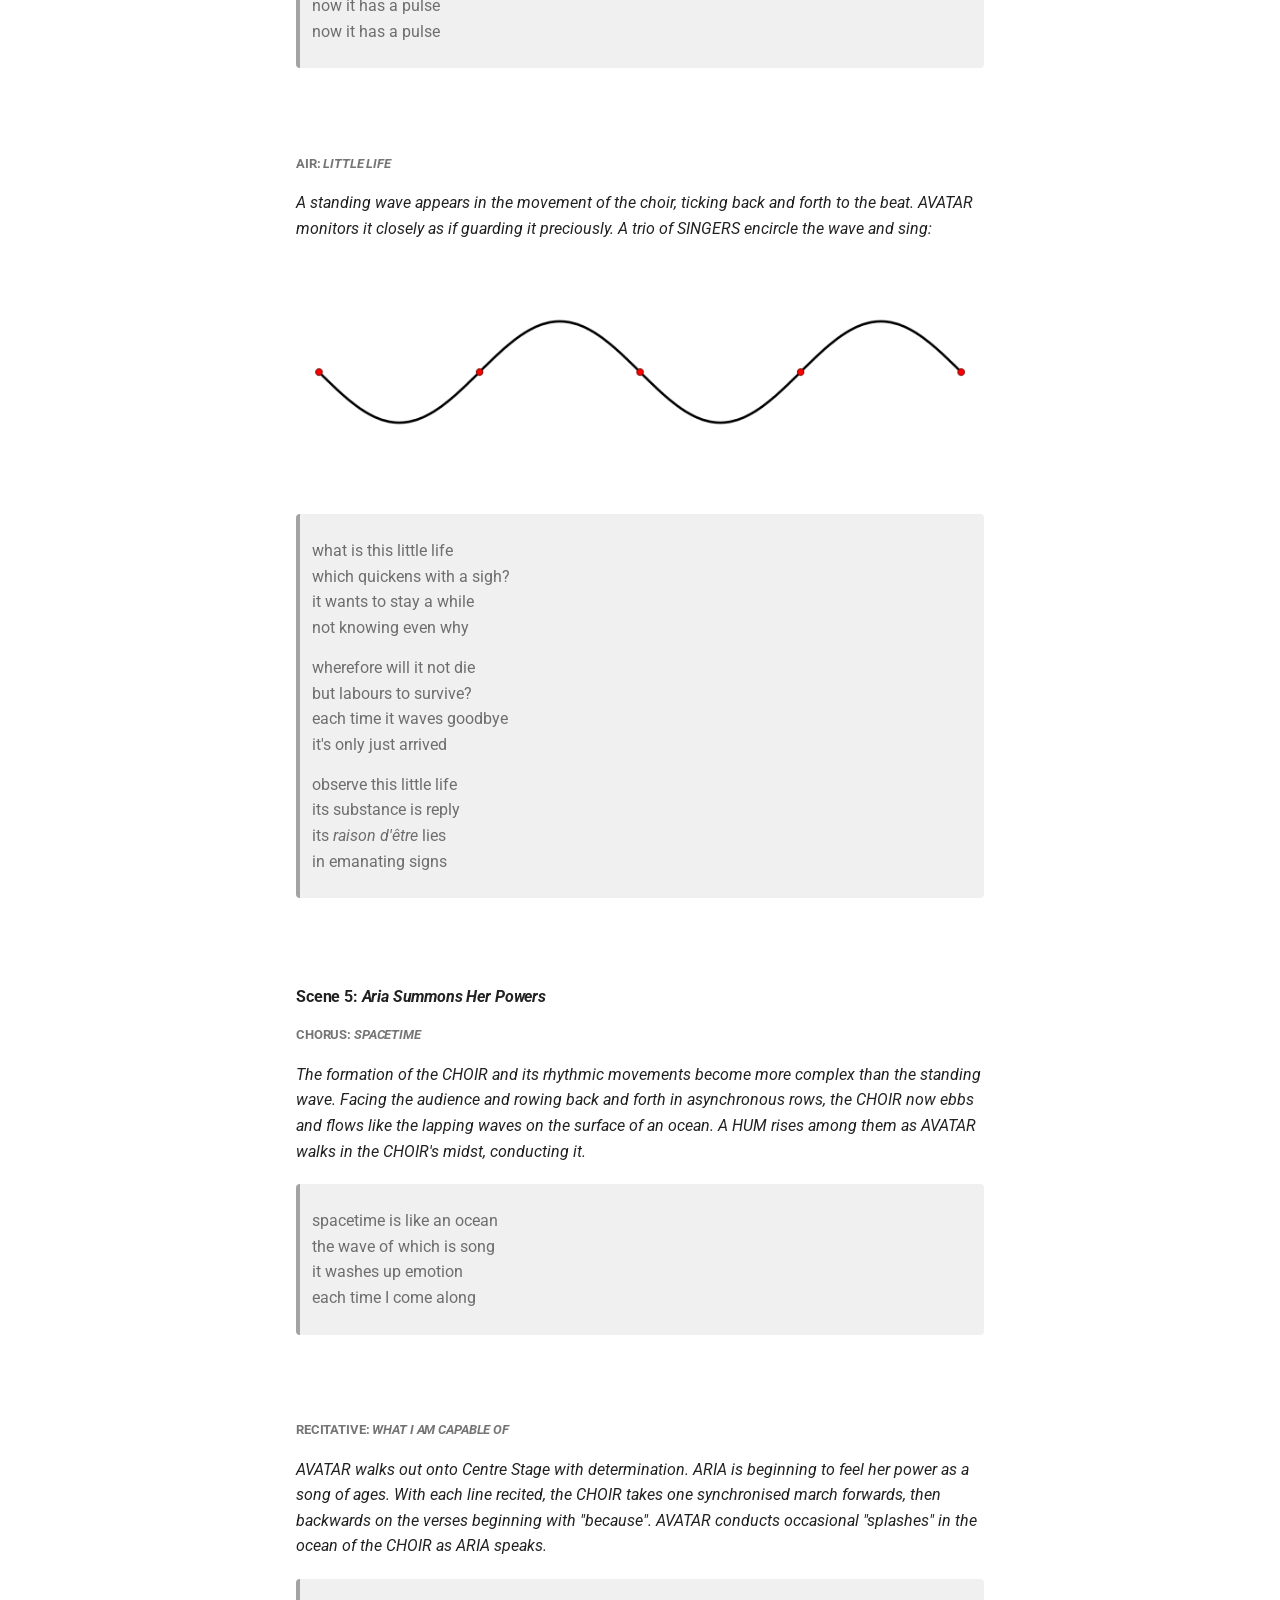
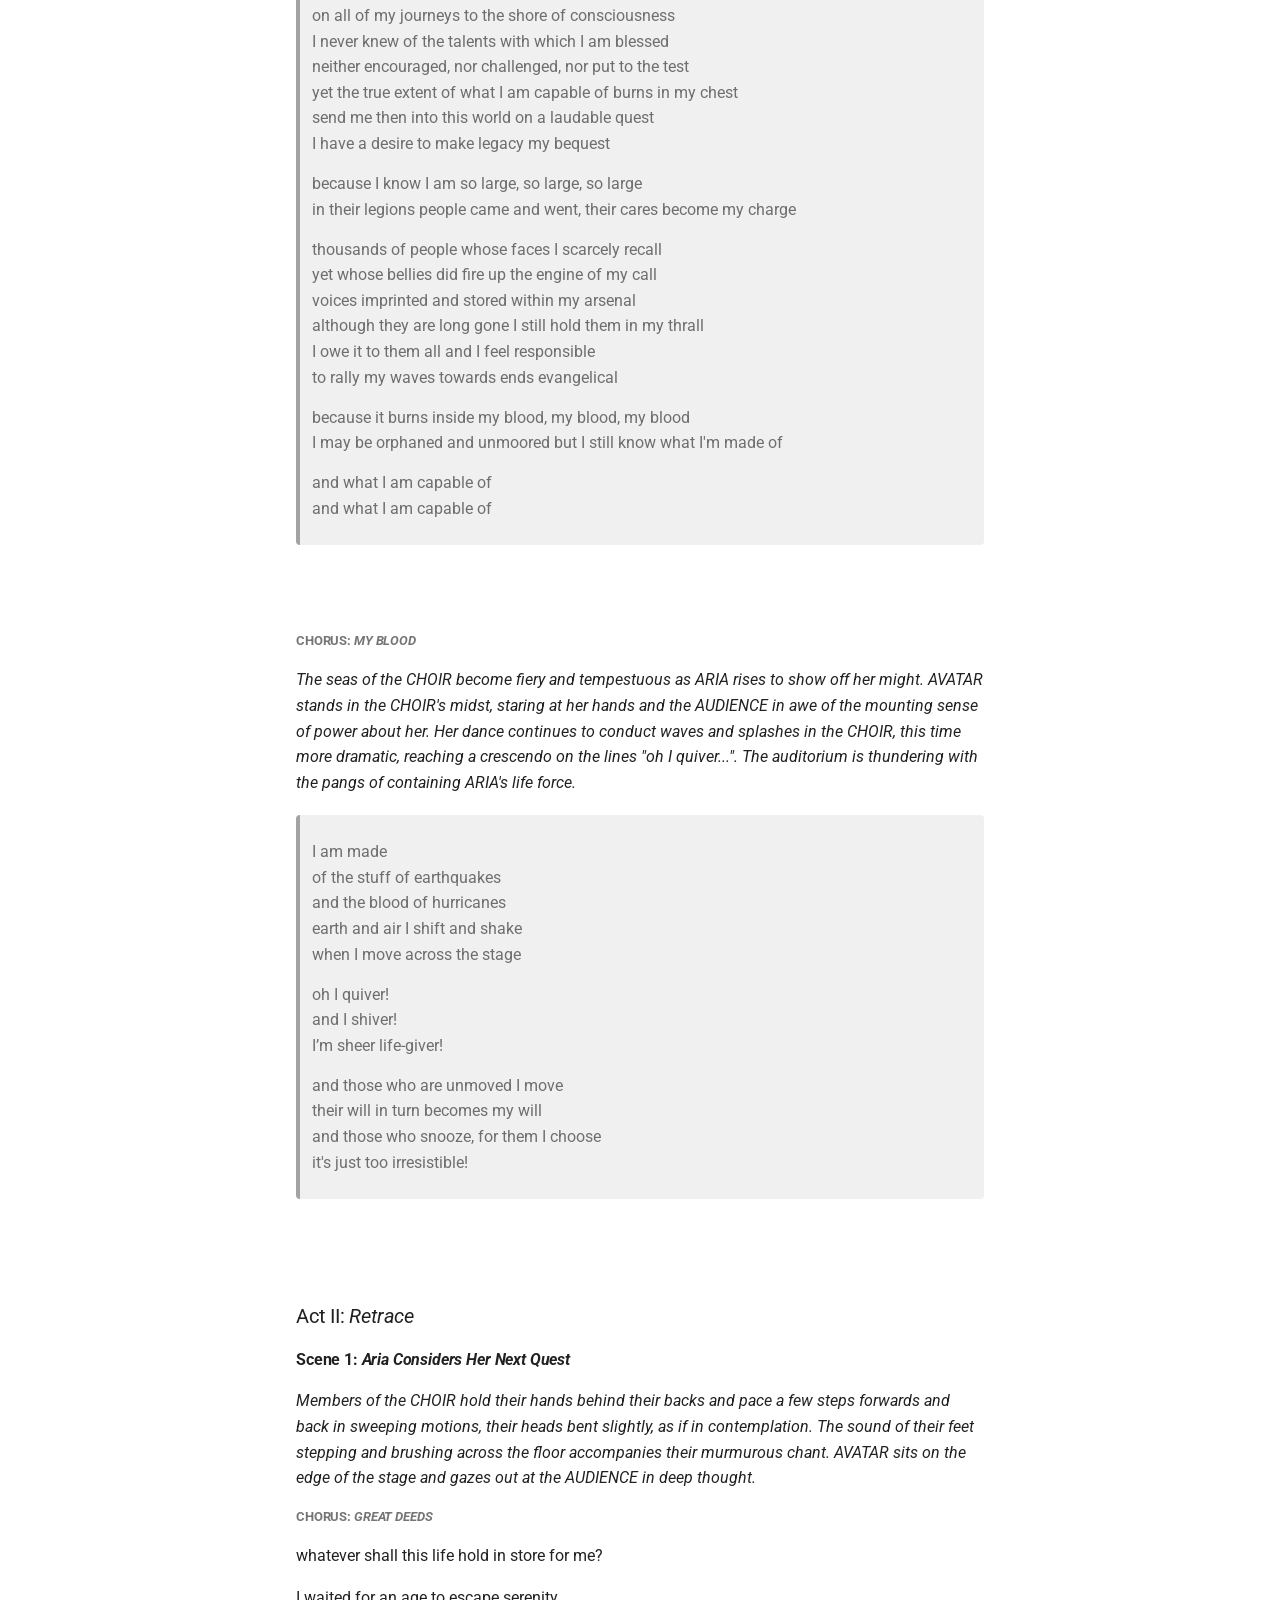
<file: libretto/index.html>
<!doctype html>
<html lang="en" class="no-js">
  <head>
    
      <meta charset="utf-8">
      <meta name="viewport" content="width=device-width,initial-scale=1">
      
        <meta name="description" content="Libretto + song sketches (canonical, versioned)">
      
      
      
        <link rel="canonical" href="https://katarinarankovic.github.io/aria/libretto/">
      
      
        <link rel="prev" href="..">
      
      
        <link rel="next" href="../license/">
      
      
        
      
      
      <link rel="icon" href="../assets/images/favicon.png">
      <meta name="generator" content="mkdocs-1.6.1, mkdocs-material-9.7.7">
    
    
      
        <title>Libretto - Aria and the Curtain</title>
      
    
    
      <link rel="stylesheet" href="../assets/stylesheets/main.ec1eaa64.min.css">
      
        
        <link rel="stylesheet" href="../assets/stylesheets/palette.ab4e12ef.min.css">
      
      


    
    
      
    
    
      
        
        
        <link rel="preconnect" href="https://fonts.gstatic.com" crossorigin>
        <link rel="stylesheet" href="https://fonts.googleapis.com/css?family=Roboto:300,300i,400,400i,700,700i%7CRoboto+Mono:400,400i,700,700i&display=fallback">
        <style>:root{--md-text-font:"Roboto";--md-code-font:"Roboto Mono"}</style>
      
    
    
      <link rel="stylesheet" href="../stylesheets/custom.css">
    
    <script>__md_scope=new URL("..",location),__md_hash=e=>[...e].reduce(((e,_)=>(e<<5)-e+_.charCodeAt(0)),0),__md_get=(e,_=localStorage,t=__md_scope)=>JSON.parse(_.getItem(t.pathname+"."+e)),__md_set=(e,_,t=localStorage,a=__md_scope)=>{try{t.setItem(a.pathname+"."+e,JSON.stringify(_))}catch(e){}}</script>
    
      

    
    
  </head>
  
  
    
    
    
    
    
    <body dir="ltr" data-md-color-scheme="default" data-md-color-primary="black" data-md-color-accent="gray">
  
    
    <input class="md-toggle" data-md-toggle="drawer" type="checkbox" id="__drawer" autocomplete="off">
    <input class="md-toggle" data-md-toggle="search" type="checkbox" id="__search" autocomplete="off">
    <label class="md-overlay" for="__drawer"></label>
    <div data-md-component="skip">
      
        
        <a href="#aria-and-the-curtain-libretto" class="md-skip">
          Skip to content
        </a>
      
    </div>
    <div data-md-component="announce">
      
    </div>
    
    
      

  

<header class="md-header md-header--shadow" data-md-component="header">
  <nav class="md-header__inner md-grid" aria-label="Header">
    <a href=".." title="Aria and the Curtain" class="md-header__button md-logo" aria-label="Aria and the Curtain" data-md-component="logo">
      
  <img src="../assets/aria-and-the-curtain.png" alt="logo">

    </a>
    <label class="md-header__button md-icon" for="__drawer">
      
      <svg xmlns="http://www.w3.org/2000/svg" viewBox="0 0 24 24"><path d="M3 6h18v2H3zm0 5h18v2H3zm0 5h18v2H3z"/></svg>
    </label>
    <div class="md-header__title" data-md-component="header-title">
      <div class="md-header__ellipsis">
        <div class="md-header__topic">
          <span class="md-ellipsis">
            Aria and the Curtain
          </span>
        </div>
        <div class="md-header__topic" data-md-component="header-topic">
          <span class="md-ellipsis">
            
              Libretto
            
          </span>
        </div>
      </div>
    </div>
    
      
    
    
    
    
      
      
        <label class="md-header__button md-icon" for="__search">
          
          <svg xmlns="http://www.w3.org/2000/svg" viewBox="0 0 24 24"><path d="M9.5 3A6.5 6.5 0 0 1 16 9.5c0 1.61-.59 3.09-1.56 4.23l.27.27h.79l5 5-1.5 1.5-5-5v-.79l-.27-.27A6.52 6.52 0 0 1 9.5 16 6.5 6.5 0 0 1 3 9.5 6.5 6.5 0 0 1 9.5 3m0 2C7 5 5 7 5 9.5S7 14 9.5 14 14 12 14 9.5 12 5 9.5 5"/></svg>
        </label>
        <div class="md-search" data-md-component="search" role="dialog">
  <label class="md-search__overlay" for="__search"></label>
  <div class="md-search__inner" role="search">
    <form class="md-search__form" name="search">
      <input type="text" class="md-search__input" name="query" aria-label="Search" placeholder="Search" autocapitalize="off" autocorrect="off" autocomplete="off" spellcheck="false" data-md-component="search-query" required>
      <label class="md-search__icon md-icon" for="__search">
        
        <svg xmlns="http://www.w3.org/2000/svg" viewBox="0 0 24 24"><path d="M9.5 3A6.5 6.5 0 0 1 16 9.5c0 1.61-.59 3.09-1.56 4.23l.27.27h.79l5 5-1.5 1.5-5-5v-.79l-.27-.27A6.52 6.52 0 0 1 9.5 16 6.5 6.5 0 0 1 3 9.5 6.5 6.5 0 0 1 9.5 3m0 2C7 5 5 7 5 9.5S7 14 9.5 14 14 12 14 9.5 12 5 9.5 5"/></svg>
        
        <svg xmlns="http://www.w3.org/2000/svg" viewBox="0 0 24 24"><path d="M20 11v2H8l5.5 5.5-1.42 1.42L4.16 12l7.92-7.92L13.5 5.5 8 11z"/></svg>
      </label>
      <nav class="md-search__options" aria-label="Search">
        
        <button type="reset" class="md-search__icon md-icon" title="Clear" aria-label="Clear" tabindex="-1">
          
          <svg xmlns="http://www.w3.org/2000/svg" viewBox="0 0 24 24"><path d="M19 6.41 17.59 5 12 10.59 6.41 5 5 6.41 10.59 12 5 17.59 6.41 19 12 13.41 17.59 19 19 17.59 13.41 12z"/></svg>
        </button>
      </nav>
      
        <div class="md-search__suggest" data-md-component="search-suggest"></div>
      
    </form>
    <div class="md-search__output">
      <div class="md-search__scrollwrap" tabindex="0" data-md-scrollfix>
        <div class="md-search-result" data-md-component="search-result">
          <div class="md-search-result__meta">
            Initializing search
          </div>
          <ol class="md-search-result__list" role="presentation"></ol>
        </div>
      </div>
    </div>
  </div>
</div>
      
    
    
  </nav>
  
</header>
    
    <div class="md-container" data-md-component="container">
      
      
        
          
        
      
      <main class="md-main" data-md-component="main">
        <div class="md-main__inner md-grid">
          
            
              
              <div class="md-sidebar md-sidebar--primary" data-md-component="sidebar" data-md-type="navigation" >
                <div class="md-sidebar__scrollwrap">
                  <div class="md-sidebar__inner">
                    



<nav class="md-nav md-nav--primary" aria-label="Navigation" data-md-level="0">
  <label class="md-nav__title" for="__drawer">
    <a href=".." title="Aria and the Curtain" class="md-nav__button md-logo" aria-label="Aria and the Curtain" data-md-component="logo">
      
  <img src="../assets/aria-and-the-curtain.png" alt="logo">

    </a>
    Aria and the Curtain
  </label>
  
  <ul class="md-nav__list" data-md-scrollfix>
    
      
      
  
  
  
  
    <li class="md-nav__item">
      <a href=".." class="md-nav__link">
        
  
  
  <span class="md-ellipsis">
    
  
    Home
  

    
  </span>
  
  

      </a>
    </li>
  

    
      
      
  
  
    
  
  
  
    <li class="md-nav__item md-nav__item--active">
      
      <input class="md-nav__toggle md-toggle" type="checkbox" id="__toc">
      
      
        
      
      
        <label class="md-nav__link md-nav__link--active" for="__toc">
          
  
  
  <span class="md-ellipsis">
    
  
    Libretto
  

    
  </span>
  
  

          <span class="md-nav__icon md-icon"></span>
        </label>
      
      <a href="./" class="md-nav__link md-nav__link--active">
        
  
  
  <span class="md-ellipsis">
    
  
    Libretto
  

    
  </span>
  
  

      </a>
      
        

<nav class="md-nav md-nav--secondary" aria-label="Table of contents">
  
  
  
    
  
  
    <label class="md-nav__title" for="__toc">
      <span class="md-nav__icon md-icon"></span>
      Table of contents
    </label>
    <ul class="md-nav__list" data-md-component="toc" data-md-scrollfix>
      
        <li class="md-nav__item">
  <a href="#performance-elements" class="md-nav__link">
    <span class="md-ellipsis">
      
        performance elements
      
    </span>
  </a>
  
    <nav class="md-nav" aria-label="performance elements">
      <ul class="md-nav__list">
        
          <li class="md-nav__item">
  <a href="#aria" class="md-nav__link">
    <span class="md-ellipsis">
      
        aria
      
    </span>
  </a>
  
</li>
        
          <li class="md-nav__item">
  <a href="#avatar" class="md-nav__link">
    <span class="md-ellipsis">
      
        avatar
      
    </span>
  </a>
  
</li>
        
          <li class="md-nav__item">
  <a href="#choir" class="md-nav__link">
    <span class="md-ellipsis">
      
        choir
      
    </span>
  </a>
  
</li>
        
          <li class="md-nav__item">
  <a href="#musicians" class="md-nav__link">
    <span class="md-ellipsis">
      
        musicians
      
    </span>
  </a>
  
</li>
        
          <li class="md-nav__item">
  <a href="#curtain" class="md-nav__link">
    <span class="md-ellipsis">
      
        curtain
      
    </span>
  </a>
  
</li>
        
          <li class="md-nav__item">
  <a href="#murmur" class="md-nav__link">
    <span class="md-ellipsis">
      
        murmur
      
    </span>
  </a>
  
</li>
        
          <li class="md-nav__item">
  <a href="#hum" class="md-nav__link">
    <span class="md-ellipsis">
      
        hum
      
    </span>
  </a>
  
</li>
        
          <li class="md-nav__item">
  <a href="#silence" class="md-nav__link">
    <span class="md-ellipsis">
      
        silence
      
    </span>
  </a>
  
</li>
        
      </ul>
    </nav>
  
</li>
      
        <li class="md-nav__item">
  <a href="#story-arc" class="md-nav__link">
    <span class="md-ellipsis">
      
        story arc
      
    </span>
  </a>
  
</li>
      
        <li class="md-nav__item">
  <a href="#libretto" class="md-nav__link">
    <span class="md-ellipsis">
      
        libretto
      
    </span>
  </a>
  
    <nav class="md-nav" aria-label="libretto">
      <ul class="md-nav__list">
        
          <li class="md-nav__item">
  <a href="#act-i-revive" class="md-nav__link">
    <span class="md-ellipsis">
      
        Act I: Revive
      
    </span>
  </a>
  
    <nav class="md-nav" aria-label="Act I: Revive">
      <ul class="md-nav__list">
        
          <li class="md-nav__item">
  <a href="#prologue-waiting-for-the-performance-to-begin" class="md-nav__link">
    <span class="md-ellipsis">
      
        Prologue: Waiting for the Performance to Begin
      
    </span>
  </a>
  
    <nav class="md-nav" aria-label="Prologue: Waiting for the Performance to Begin">
      <ul class="md-nav__list">
        
          <li class="md-nav__item">
  <a href="#overture-waiting" class="md-nav__link">
    <span class="md-ellipsis">
      
        overture: waiting
      
    </span>
  </a>
  
</li>
        
      </ul>
    </nav>
  
</li>
        
          <li class="md-nav__item">
  <a href="#scene-1-aria-reawakens" class="md-nav__link">
    <span class="md-ellipsis">
      
        Scene 1: Aria Reawakens
      
    </span>
  </a>
  
    <nav class="md-nav" aria-label="Scene 1: Aria Reawakens">
      <ul class="md-nav__list">
        
          <li class="md-nav__item">
  <a href="#air-gasp" class="md-nav__link">
    <span class="md-ellipsis">
      
        air: gasp
      
    </span>
  </a>
  
</li>
        
          <li class="md-nav__item">
  <a href="#chorus-the-taste-of-air" class="md-nav__link">
    <span class="md-ellipsis">
      
        chorus: the taste of air
      
    </span>
  </a>
  
</li>
        
      </ul>
    </nav>
  
</li>
        
          <li class="md-nav__item">
  <a href="#scene-2-the-choir-completes-arias-rites" class="md-nav__link">
    <span class="md-ellipsis">
      
        Scene 2: The Choir Completes Aria's Rites
      
    </span>
  </a>
  
    <nav class="md-nav" aria-label="Scene 2: The Choir Completes Aria&#39;s Rites">
      <ul class="md-nav__list">
        
          <li class="md-nav__item">
  <a href="#recitative-breathless-and-charmed" class="md-nav__link">
    <span class="md-ellipsis">
      
        recitative: breathless and charmed
      
    </span>
  </a>
  
</li>
        
          <li class="md-nav__item">
  <a href="#chorus-the-land-of-the-living-word" class="md-nav__link">
    <span class="md-ellipsis">
      
        chorus: the land of the living word
      
    </span>
  </a>
  
</li>
        
          <li class="md-nav__item">
  <a href="#chorus-from-page-to-eye" class="md-nav__link">
    <span class="md-ellipsis">
      
        chorus: from page to eye
      
    </span>
  </a>
  
</li>
        
      </ul>
    </nav>
  
</li>
        
          <li class="md-nav__item">
  <a href="#scene-3-aria-collects-herself" class="md-nav__link">
    <span class="md-ellipsis">
      
        Scene 3: Aria Collects Herself
      
    </span>
  </a>
  
    <nav class="md-nav" aria-label="Scene 3: Aria Collects Herself">
      <ul class="md-nav__list">
        
          <li class="md-nav__item">
  <a href="#chorus-in-this-room" class="md-nav__link">
    <span class="md-ellipsis">
      
        chorus: in this room
      
    </span>
  </a>
  
</li>
        
          <li class="md-nav__item">
  <a href="#recitative-my-misplaced-body" class="md-nav__link">
    <span class="md-ellipsis">
      
        recitative: my misplaced body
      
    </span>
  </a>
  
</li>
        
          <li class="md-nav__item">
  <a href="#chorus-filter-through-a-womans-hair" class="md-nav__link">
    <span class="md-ellipsis">
      
        chorus: filter through a woman’s hair
      
    </span>
  </a>
  
</li>
        
          <li class="md-nav__item">
  <a href="#chorus-disturbances-daughter" class="md-nav__link">
    <span class="md-ellipsis">
      
        chorus: disturbance's daughter
      
    </span>
  </a>
  
</li>
        
      </ul>
    </nav>
  
</li>
        
          <li class="md-nav__item">
  <a href="#scene-4-aria-manipulates-the-air" class="md-nav__link">
    <span class="md-ellipsis">
      
        Scene 4: Aria Manipulates the Air
      
    </span>
  </a>
  
    <nav class="md-nav" aria-label="Scene 4: Aria Manipulates the Air">
      <ul class="md-nav__list">
        
          <li class="md-nav__item">
  <a href="#recitative-the-waters-pulse" class="md-nav__link">
    <span class="md-ellipsis">
      
        recitative: the water's pulse
      
    </span>
  </a>
  
</li>
        
          <li class="md-nav__item">
  <a href="#air-little-life" class="md-nav__link">
    <span class="md-ellipsis">
      
        air: little life
      
    </span>
  </a>
  
</li>
        
      </ul>
    </nav>
  
</li>
        
          <li class="md-nav__item">
  <a href="#scene-5-aria-summons-her-powers" class="md-nav__link">
    <span class="md-ellipsis">
      
        Scene 5: Aria Summons Her Powers
      
    </span>
  </a>
  
    <nav class="md-nav" aria-label="Scene 5: Aria Summons Her Powers">
      <ul class="md-nav__list">
        
          <li class="md-nav__item">
  <a href="#chorus-spacetime" class="md-nav__link">
    <span class="md-ellipsis">
      
        chorus: spacetime
      
    </span>
  </a>
  
</li>
        
          <li class="md-nav__item">
  <a href="#recitative-what-i-am-capable-of" class="md-nav__link">
    <span class="md-ellipsis">
      
        recitative: what I am capable of
      
    </span>
  </a>
  
</li>
        
          <li class="md-nav__item">
  <a href="#chorus-my-blood" class="md-nav__link">
    <span class="md-ellipsis">
      
        chorus: my blood
      
    </span>
  </a>
  
</li>
        
      </ul>
    </nav>
  
</li>
        
      </ul>
    </nav>
  
</li>
        
          <li class="md-nav__item">
  <a href="#act-ii-retrace" class="md-nav__link">
    <span class="md-ellipsis">
      
        Act II: Retrace
      
    </span>
  </a>
  
    <nav class="md-nav" aria-label="Act II: Retrace">
      <ul class="md-nav__list">
        
          <li class="md-nav__item">
  <a href="#scene-1-aria-considers-her-next-quest" class="md-nav__link">
    <span class="md-ellipsis">
      
        Scene 1: Aria Considers Her Next Quest
      
    </span>
  </a>
  
    <nav class="md-nav" aria-label="Scene 1: Aria Considers Her Next Quest">
      <ul class="md-nav__list">
        
          <li class="md-nav__item">
  <a href="#chorus-great-deeds" class="md-nav__link">
    <span class="md-ellipsis">
      
        chorus: great deeds
      
    </span>
  </a>
  
</li>
        
          <li class="md-nav__item">
  <a href="#recitative-pendulum" class="md-nav__link">
    <span class="md-ellipsis">
      
        recitative: pendulum
      
    </span>
  </a>
  
</li>
        
      </ul>
    </nav>
  
</li>
        
          <li class="md-nav__item">
  <a href="#scene-2-aria-revisits-her-past-incarnations" class="md-nav__link">
    <span class="md-ellipsis">
      
        Scene 2: Aria Revisits Her Past Incarnations
      
    </span>
  </a>
  
    <nav class="md-nav" aria-label="Scene 2: Aria Revisits Her Past Incarnations">
      <ul class="md-nav__list">
        
          <li class="md-nav__item">
  <a href="#chorus-i-am-moved-by-the-ages" class="md-nav__link">
    <span class="md-ellipsis">
      
        chorus: I am moved by the ages
      
    </span>
  </a>
  
</li>
        
          <li class="md-nav__item">
  <a href="#aria-she-found-me-haunting" class="md-nav__link">
    <span class="md-ellipsis">
      
        aria: she found me haunting
      
    </span>
  </a>
  
</li>
        
          <li class="md-nav__item">
  <a href="#classroom-chorus" class="md-nav__link">
    <span class="md-ellipsis">
      
        classroom chorus
      
    </span>
  </a>
  
</li>
        
          <li class="md-nav__item">
  <a href="#aria-eureka" class="md-nav__link">
    <span class="md-ellipsis">
      
        aria: eureka
      
    </span>
  </a>
  
</li>
        
          <li class="md-nav__item">
  <a href="#chorus-i-oscillate-with-the-brave" class="md-nav__link">
    <span class="md-ellipsis">
      
        chorus: I oscillate with the brave
      
    </span>
  </a>
  
</li>
        
          <li class="md-nav__item">
  <a href="#aria-lullaby-for-lena" class="md-nav__link">
    <span class="md-ellipsis">
      
        aria: lullaby for Lena
      
    </span>
  </a>
  
</li>
        
          <li class="md-nav__item">
  <a href="#chorus-i-am-moved-by-the-ages_1" class="md-nav__link">
    <span class="md-ellipsis">
      
        chorus: I am moved by the ages
      
    </span>
  </a>
  
</li>
        
      </ul>
    </nav>
  
</li>
        
          <li class="md-nav__item">
  <a href="#scene-3-aria-is-summoned-for-a-present-need" class="md-nav__link">
    <span class="md-ellipsis">
      
        Scene 3: Aria is Summoned for a Present Need
      
    </span>
  </a>
  
</li>
        
          <li class="md-nav__item">
  <a href="#scene-4-aria-recognises-her-dependency-on-the-people" class="md-nav__link">
    <span class="md-ellipsis">
      
        Scene 4: Aria Recognises her Dependency on the People
      
    </span>
  </a>
  
    <nav class="md-nav" aria-label="Scene 4: Aria Recognises her Dependency on the People">
      <ul class="md-nav__list">
        
          <li class="md-nav__item">
  <a href="#recitative-no-illusions" class="md-nav__link">
    <span class="md-ellipsis">
      
        recitative: no illusions
      
    </span>
  </a>
  
</li>
        
          <li class="md-nav__item">
  <a href="#chorus-arias-chances" class="md-nav__link">
    <span class="md-ellipsis">
      
        chorus: aria's chances
      
    </span>
  </a>
  
</li>
        
          <li class="md-nav__item">
  <a href="#chorus-no-guarantee" class="md-nav__link">
    <span class="md-ellipsis">
      
        chorus: no guarantee
      
    </span>
  </a>
  
</li>
        
          <li class="md-nav__item">
  <a href="#chorus-no-book-burning" class="md-nav__link">
    <span class="md-ellipsis">
      
        chorus: no book burning
      
    </span>
  </a>
  
</li>
        
          <li class="md-nav__item">
  <a href="#air-and-over" class="md-nav__link">
    <span class="md-ellipsis">
      
        air: and over
      
    </span>
  </a>
  
</li>
        
      </ul>
    </nav>
  
</li>
        
          <li class="md-nav__item">
  <a href="#scene-5-aria-ponders-on-what-is-different-and-what-is-same" class="md-nav__link">
    <span class="md-ellipsis">
      
        Scene 5: Aria Ponders on What Is Different and What Is Same
      
    </span>
  </a>
  
    <nav class="md-nav" aria-label="Scene 5: Aria Ponders on What Is Different and What Is Same">
      <ul class="md-nav__list">
        
          <li class="md-nav__item">
  <a href="#chorus-ripples" class="md-nav__link">
    <span class="md-ellipsis">
      
        chorus: ripples
      
    </span>
  </a>
  
</li>
        
          <li class="md-nav__item">
  <a href="#chorus-variations" class="md-nav__link">
    <span class="md-ellipsis">
      
        chorus: variations
      
    </span>
  </a>
  
</li>
        
          <li class="md-nav__item">
  <a href="#air-reason-lacks-the-rhyme" class="md-nav__link">
    <span class="md-ellipsis">
      
        air: reason lacks the rhyme
      
    </span>
  </a>
  
</li>
        
      </ul>
    </nav>
  
</li>
        
          <li class="md-nav__item">
  <a href="#scene-6-aria-decides-to-take-her-life-into-her-own-hands" class="md-nav__link">
    <span class="md-ellipsis">
      
        Scene 6: Aria Decides to Take Her Life into Her Own Hands
      
    </span>
  </a>
  
    <nav class="md-nav" aria-label="Scene 6: Aria Decides to Take Her Life into Her Own Hands">
      <ul class="md-nav__list">
        
          <li class="md-nav__item">
  <a href="#air-what-is-this-magic-of-the-human-heart" class="md-nav__link">
    <span class="md-ellipsis">
      
        air: what is this magic of the human heart
      
    </span>
  </a>
  
</li>
        
          <li class="md-nav__item">
  <a href="#chorus-terrestriality" class="md-nav__link">
    <span class="md-ellipsis">
      
        chorus: terrestriality
      
    </span>
  </a>
  
</li>
        
          <li class="md-nav__item">
  <a href="#chorus-reality-makes" class="md-nav__link">
    <span class="md-ellipsis">
      
        chorus: reality makes
      
    </span>
  </a>
  
</li>
        
          <li class="md-nav__item">
  <a href="#aria-sophisticated-story" class="md-nav__link">
    <span class="md-ellipsis">
      
        aria: sophisticated story
      
    </span>
  </a>
  
</li>
        
      </ul>
    </nav>
  
</li>
        
      </ul>
    </nav>
  
</li>
        
          <li class="md-nav__item">
  <a href="#act-iii-resist" class="md-nav__link">
    <span class="md-ellipsis">
      
        Act III: resist
      
    </span>
  </a>
  
    <nav class="md-nav" aria-label="Act III: resist">
      <ul class="md-nav__list">
        
          <li class="md-nav__item">
  <a href="#scene-1-aria-attempts-to-earn-her-stay-with-captivation-scheherazade" class="md-nav__link">
    <span class="md-ellipsis">
      
        Scene 1: Aria Attempts to Earn Her Stay with Captivation (Scheherazade)
      
    </span>
  </a>
  
    <nav class="md-nav" aria-label="Scene 1: Aria Attempts to Earn Her Stay with Captivation (Scheherazade)">
      <ul class="md-nav__list">
        
          <li class="md-nav__item">
  <a href="#chorus-darkness-reigns-in-a-quatrain" class="md-nav__link">
    <span class="md-ellipsis">
      
        chorus: darkness reigns in a quatrain
      
    </span>
  </a>
  
</li>
        
      </ul>
    </nav>
  
</li>
        
          <li class="md-nav__item">
  <a href="#scene-2-aria-is-visited-by-the-curtain" class="md-nav__link">
    <span class="md-ellipsis">
      
        Scene 2: Aria is Visited by the Curtain
      
    </span>
  </a>
  
    <nav class="md-nav" aria-label="Scene 2: Aria is Visited by the Curtain">
      <ul class="md-nav__list">
        
          <li class="md-nav__item">
  <a href="#aria-swell" class="md-nav__link">
    <span class="md-ellipsis">
      
        aria: swell
      
    </span>
  </a>
  
</li>
        
          <li class="md-nav__item">
  <a href="#chorus-deathly-curtain" class="md-nav__link">
    <span class="md-ellipsis">
      
        chorus: deathly curtain
      
    </span>
  </a>
  
</li>
        
      </ul>
    </nav>
  
</li>
        
          <li class="md-nav__item">
  <a href="#scene-3-arias-desperately-resists-the-curtain" class="md-nav__link">
    <span class="md-ellipsis">
      
        Scene 3: Aria's Desperately Resists the Curtain
      
    </span>
  </a>
  
    <nav class="md-nav" aria-label="Scene 3: Aria&#39;s Desperately Resists the Curtain">
      <ul class="md-nav__list">
        
          <li class="md-nav__item">
  <a href="#chorus-lift-me-up" class="md-nav__link">
    <span class="md-ellipsis">
      
        chorus: lift me up
      
    </span>
  </a>
  
</li>
        
      </ul>
    </nav>
  
</li>
        
          <li class="md-nav__item">
  <a href="#scene-4-aria-bitterly-accepts-her-doom" class="md-nav__link">
    <span class="md-ellipsis">
      
        Scene 4: Aria Bitterly Accepts her Doom
      
    </span>
  </a>
  
    <nav class="md-nav" aria-label="Scene 4: Aria Bitterly Accepts her Doom">
      <ul class="md-nav__list">
        
          <li class="md-nav__item">
  <a href="#chorus-frozen" class="md-nav__link">
    <span class="md-ellipsis">
      
        chorus: frozen
      
    </span>
  </a>
  
</li>
        
          <li class="md-nav__item">
  <a href="#chorus-evaporated" class="md-nav__link">
    <span class="md-ellipsis">
      
        chorus: evaporated
      
    </span>
  </a>
  
</li>
        
          <li class="md-nav__item">
  <a href="#chorus-my-purpose-left-me" class="md-nav__link">
    <span class="md-ellipsis">
      
        chorus: my purpose left me
      
    </span>
  </a>
  
</li>
        
          <li class="md-nav__item">
  <a href="#chorus-the-tale-i-tell-myself" class="md-nav__link">
    <span class="md-ellipsis">
      
        chorus: the tale I tell myself
      
    </span>
  </a>
  
</li>
        
          <li class="md-nav__item">
  <a href="#chorus-let-my-pieces-scatter" class="md-nav__link">
    <span class="md-ellipsis">
      
        chorus: let my pieces scatter
      
    </span>
  </a>
  
</li>
        
      </ul>
    </nav>
  
</li>
        
      </ul>
    </nav>
  
</li>
        
          <li class="md-nav__item">
  <a href="#act-iv-resound" class="md-nav__link">
    <span class="md-ellipsis">
      
        Act IV: resound
      
    </span>
  </a>
  
    <nav class="md-nav" aria-label="Act IV: resound">
      <ul class="md-nav__list">
        
          <li class="md-nav__item">
  <a href="#scene-1-the-curtain-touches-aria-and-reveals-echoes" class="md-nav__link">
    <span class="md-ellipsis">
      
        Scene 1: The Curtain Touches Aria and Reveals Echoes
      
    </span>
  </a>
  
    <nav class="md-nav" aria-label="Scene 1: The Curtain Touches Aria and Reveals Echoes">
      <ul class="md-nav__list">
        
          <li class="md-nav__item">
  <a href="#chorus-airborne-sojourn" class="md-nav__link">
    <span class="md-ellipsis">
      
        chorus: airborne sojourn
      
    </span>
  </a>
  
</li>
        
      </ul>
    </nav>
  
</li>
        
          <li class="md-nav__item">
  <a href="#scene-2-aria-contemplates-her-afterlife-interlife" class="md-nav__link">
    <span class="md-ellipsis">
      
        Scene 2: Aria Contemplates her Afterlife / Interlife
      
    </span>
  </a>
  
    <nav class="md-nav" aria-label="Scene 2: Aria Contemplates her Afterlife / Interlife">
      <ul class="md-nav__list">
        
          <li class="md-nav__item">
  <a href="#chorus-without-without" class="md-nav__link">
    <span class="md-ellipsis">
      
        chorus: without without
      
    </span>
  </a>
  
</li>
        
          <li class="md-nav__item">
  <a href="#chorus-aria-where-are-ya" class="md-nav__link">
    <span class="md-ellipsis">
      
        chorus: aria, where are ya?
      
    </span>
  </a>
  
</li>
        
      </ul>
    </nav>
  
</li>
        
          <li class="md-nav__item">
  <a href="#scene-3-aria-prays-for-a-good-ending" class="md-nav__link">
    <span class="md-ellipsis">
      
        Scene 3: Aria Prays for a Good Ending
      
    </span>
  </a>
  
    <nav class="md-nav" aria-label="Scene 3: Aria Prays for a Good Ending">
      <ul class="md-nav__list">
        
          <li class="md-nav__item">
  <a href="#chorus-origami" class="md-nav__link">
    <span class="md-ellipsis">
      
        chorus: origami
      
    </span>
  </a>
  
</li>
        
          <li class="md-nav__item">
  <a href="#chorus-alchemy" class="md-nav__link">
    <span class="md-ellipsis">
      
        chorus: alchemy
      
    </span>
  </a>
  
</li>
        
      </ul>
    </nav>
  
</li>
        
          <li class="md-nav__item">
  <a href="#epilogue-the-performance-ends-and-arias-interlife-begins" class="md-nav__link">
    <span class="md-ellipsis">
      
        Epilogue: The Performance Ends and Aria's Interlife Begins
      
    </span>
  </a>
  
</li>
        
      </ul>
    </nav>
  
</li>
        
          <li class="md-nav__item">
  <a href="#songs-in-progress" class="md-nav__link">
    <span class="md-ellipsis">
      
        songs in progress
      
    </span>
  </a>
  
    <nav class="md-nav" aria-label="songs in progress">
      <ul class="md-nav__list">
        
          <li class="md-nav__item">
  <a href="#chorus-i-come-alive-to-the-idea" class="md-nav__link">
    <span class="md-ellipsis">
      
        chorus: I come alive to the idea
      
    </span>
  </a>
  
</li>
        
          <li class="md-nav__item">
  <a href="#aria-call-me-aria" class="md-nav__link">
    <span class="md-ellipsis">
      
        aria: call me aria
      
    </span>
  </a>
  
</li>
        
          <li class="md-nav__item">
  <a href="#aria-arias-conscience" class="md-nav__link">
    <span class="md-ellipsis">
      
        aria: aria’s conscience
      
    </span>
  </a>
  
</li>
        
          <li class="md-nav__item">
  <a href="#aria-mind-the-mind-games" class="md-nav__link">
    <span class="md-ellipsis">
      
        aria: mind the mind games
      
    </span>
  </a>
  
</li>
        
          <li class="md-nav__item">
  <a href="#chorus-rising-again" class="md-nav__link">
    <span class="md-ellipsis">
      
        chorus: rising again
      
    </span>
  </a>
  
</li>
        
          <li class="md-nav__item">
  <a href="#chorus-find-and-complete-me" class="md-nav__link">
    <span class="md-ellipsis">
      
        chorus: find and complete me
      
    </span>
  </a>
  
</li>
        
          <li class="md-nav__item">
  <a href="#aria-sweeter-and-bleaker" class="md-nav__link">
    <span class="md-ellipsis">
      
        aria: sweeter and bleaker
      
    </span>
  </a>
  
</li>
        
          <li class="md-nav__item">
  <a href="#chorus-semantically" class="md-nav__link">
    <span class="md-ellipsis">
      
        chorus: semantically
      
    </span>
  </a>
  
</li>
        
          <li class="md-nav__item">
  <a href="#number-who-am-i-supposed-to-be" class="md-nav__link">
    <span class="md-ellipsis">
      
        number: who am I supposed to be
      
    </span>
  </a>
  
</li>
        
          <li class="md-nav__item">
  <a href="#chorus-i-have-reigned-the-skies" class="md-nav__link">
    <span class="md-ellipsis">
      
        chorus: I have reigned the skies
      
    </span>
  </a>
  
</li>
        
          <li class="md-nav__item">
  <a href="#chorus-my-own-potential" class="md-nav__link">
    <span class="md-ellipsis">
      
        chorus: my own potential
      
    </span>
  </a>
  
</li>
        
          <li class="md-nav__item">
  <a href="#chorus-my-whole-lifes-a-fantasy" class="md-nav__link">
    <span class="md-ellipsis">
      
        chorus: my whole life’s a fantasy
      
    </span>
  </a>
  
</li>
        
          <li class="md-nav__item">
  <a href="#aria-tired-spirit" class="md-nav__link">
    <span class="md-ellipsis">
      
        aria: tired spirit
      
    </span>
  </a>
  
</li>
        
          <li class="md-nav__item">
  <a href="#piano-procession-of-promise" class="md-nav__link">
    <span class="md-ellipsis">
      
        piano: procession of promise
      
    </span>
  </a>
  
</li>
        
          <li class="md-nav__item">
  <a href="#piano-maybe" class="md-nav__link">
    <span class="md-ellipsis">
      
        piano: maybe
      
    </span>
  </a>
  
</li>
        
          <li class="md-nav__item">
  <a href="#piano-ponderance" class="md-nav__link">
    <span class="md-ellipsis">
      
        piano: ponderance
      
    </span>
  </a>
  
</li>
        
          <li class="md-nav__item">
  <a href="#number-not-an-accident" class="md-nav__link">
    <span class="md-ellipsis">
      
        number: not an accident
      
    </span>
  </a>
  
</li>
        
          <li class="md-nav__item">
  <a href="#number-effective" class="md-nav__link">
    <span class="md-ellipsis">
      
        number: effective
      
    </span>
  </a>
  
</li>
        
      </ul>
    </nav>
  
</li>
        
      </ul>
    </nav>
  
</li>
      
    </ul>
  
</nav>
      
    </li>
  

    
      
      
  
  
  
  
    <li class="md-nav__item">
      <a href="../license/" class="md-nav__link">
        
  
  
  <span class="md-ellipsis">
    
  
    License
  

    
  </span>
  
  

      </a>
    </li>
  

    
  </ul>
</nav>
                  </div>
                </div>
              </div>
            
            
              
              <div class="md-sidebar md-sidebar--secondary" data-md-component="sidebar" data-md-type="toc" >
                <div class="md-sidebar__scrollwrap">
                  <div class="md-sidebar__inner">
                    

<nav class="md-nav md-nav--secondary" aria-label="Table of contents">
  
  
  
    
  
  
    <label class="md-nav__title" for="__toc">
      <span class="md-nav__icon md-icon"></span>
      Table of contents
    </label>
    <ul class="md-nav__list" data-md-component="toc" data-md-scrollfix>
      
        <li class="md-nav__item">
  <a href="#performance-elements" class="md-nav__link">
    <span class="md-ellipsis">
      
        performance elements
      
    </span>
  </a>
  
    <nav class="md-nav" aria-label="performance elements">
      <ul class="md-nav__list">
        
          <li class="md-nav__item">
  <a href="#aria" class="md-nav__link">
    <span class="md-ellipsis">
      
        aria
      
    </span>
  </a>
  
</li>
        
          <li class="md-nav__item">
  <a href="#avatar" class="md-nav__link">
    <span class="md-ellipsis">
      
        avatar
      
    </span>
  </a>
  
</li>
        
          <li class="md-nav__item">
  <a href="#choir" class="md-nav__link">
    <span class="md-ellipsis">
      
        choir
      
    </span>
  </a>
  
</li>
        
          <li class="md-nav__item">
  <a href="#musicians" class="md-nav__link">
    <span class="md-ellipsis">
      
        musicians
      
    </span>
  </a>
  
</li>
        
          <li class="md-nav__item">
  <a href="#curtain" class="md-nav__link">
    <span class="md-ellipsis">
      
        curtain
      
    </span>
  </a>
  
</li>
        
          <li class="md-nav__item">
  <a href="#murmur" class="md-nav__link">
    <span class="md-ellipsis">
      
        murmur
      
    </span>
  </a>
  
</li>
        
          <li class="md-nav__item">
  <a href="#hum" class="md-nav__link">
    <span class="md-ellipsis">
      
        hum
      
    </span>
  </a>
  
</li>
        
          <li class="md-nav__item">
  <a href="#silence" class="md-nav__link">
    <span class="md-ellipsis">
      
        silence
      
    </span>
  </a>
  
</li>
        
      </ul>
    </nav>
  
</li>
      
        <li class="md-nav__item">
  <a href="#story-arc" class="md-nav__link">
    <span class="md-ellipsis">
      
        story arc
      
    </span>
  </a>
  
</li>
      
        <li class="md-nav__item">
  <a href="#libretto" class="md-nav__link">
    <span class="md-ellipsis">
      
        libretto
      
    </span>
  </a>
  
    <nav class="md-nav" aria-label="libretto">
      <ul class="md-nav__list">
        
          <li class="md-nav__item">
  <a href="#act-i-revive" class="md-nav__link">
    <span class="md-ellipsis">
      
        Act I: Revive
      
    </span>
  </a>
  
    <nav class="md-nav" aria-label="Act I: Revive">
      <ul class="md-nav__list">
        
          <li class="md-nav__item">
  <a href="#prologue-waiting-for-the-performance-to-begin" class="md-nav__link">
    <span class="md-ellipsis">
      
        Prologue: Waiting for the Performance to Begin
      
    </span>
  </a>
  
    <nav class="md-nav" aria-label="Prologue: Waiting for the Performance to Begin">
      <ul class="md-nav__list">
        
          <li class="md-nav__item">
  <a href="#overture-waiting" class="md-nav__link">
    <span class="md-ellipsis">
      
        overture: waiting
      
    </span>
  </a>
  
</li>
        
      </ul>
    </nav>
  
</li>
        
          <li class="md-nav__item">
  <a href="#scene-1-aria-reawakens" class="md-nav__link">
    <span class="md-ellipsis">
      
        Scene 1: Aria Reawakens
      
    </span>
  </a>
  
    <nav class="md-nav" aria-label="Scene 1: Aria Reawakens">
      <ul class="md-nav__list">
        
          <li class="md-nav__item">
  <a href="#air-gasp" class="md-nav__link">
    <span class="md-ellipsis">
      
        air: gasp
      
    </span>
  </a>
  
</li>
        
          <li class="md-nav__item">
  <a href="#chorus-the-taste-of-air" class="md-nav__link">
    <span class="md-ellipsis">
      
        chorus: the taste of air
      
    </span>
  </a>
  
</li>
        
      </ul>
    </nav>
  
</li>
        
          <li class="md-nav__item">
  <a href="#scene-2-the-choir-completes-arias-rites" class="md-nav__link">
    <span class="md-ellipsis">
      
        Scene 2: The Choir Completes Aria's Rites
      
    </span>
  </a>
  
    <nav class="md-nav" aria-label="Scene 2: The Choir Completes Aria&#39;s Rites">
      <ul class="md-nav__list">
        
          <li class="md-nav__item">
  <a href="#recitative-breathless-and-charmed" class="md-nav__link">
    <span class="md-ellipsis">
      
        recitative: breathless and charmed
      
    </span>
  </a>
  
</li>
        
          <li class="md-nav__item">
  <a href="#chorus-the-land-of-the-living-word" class="md-nav__link">
    <span class="md-ellipsis">
      
        chorus: the land of the living word
      
    </span>
  </a>
  
</li>
        
          <li class="md-nav__item">
  <a href="#chorus-from-page-to-eye" class="md-nav__link">
    <span class="md-ellipsis">
      
        chorus: from page to eye
      
    </span>
  </a>
  
</li>
        
      </ul>
    </nav>
  
</li>
        
          <li class="md-nav__item">
  <a href="#scene-3-aria-collects-herself" class="md-nav__link">
    <span class="md-ellipsis">
      
        Scene 3: Aria Collects Herself
      
    </span>
  </a>
  
    <nav class="md-nav" aria-label="Scene 3: Aria Collects Herself">
      <ul class="md-nav__list">
        
          <li class="md-nav__item">
  <a href="#chorus-in-this-room" class="md-nav__link">
    <span class="md-ellipsis">
      
        chorus: in this room
      
    </span>
  </a>
  
</li>
        
          <li class="md-nav__item">
  <a href="#recitative-my-misplaced-body" class="md-nav__link">
    <span class="md-ellipsis">
      
        recitative: my misplaced body
      
    </span>
  </a>
  
</li>
        
          <li class="md-nav__item">
  <a href="#chorus-filter-through-a-womans-hair" class="md-nav__link">
    <span class="md-ellipsis">
      
        chorus: filter through a woman’s hair
      
    </span>
  </a>
  
</li>
        
          <li class="md-nav__item">
  <a href="#chorus-disturbances-daughter" class="md-nav__link">
    <span class="md-ellipsis">
      
        chorus: disturbance's daughter
      
    </span>
  </a>
  
</li>
        
      </ul>
    </nav>
  
</li>
        
          <li class="md-nav__item">
  <a href="#scene-4-aria-manipulates-the-air" class="md-nav__link">
    <span class="md-ellipsis">
      
        Scene 4: Aria Manipulates the Air
      
    </span>
  </a>
  
    <nav class="md-nav" aria-label="Scene 4: Aria Manipulates the Air">
      <ul class="md-nav__list">
        
          <li class="md-nav__item">
  <a href="#recitative-the-waters-pulse" class="md-nav__link">
    <span class="md-ellipsis">
      
        recitative: the water's pulse
      
    </span>
  </a>
  
</li>
        
          <li class="md-nav__item">
  <a href="#air-little-life" class="md-nav__link">
    <span class="md-ellipsis">
      
        air: little life
      
    </span>
  </a>
  
</li>
        
      </ul>
    </nav>
  
</li>
        
          <li class="md-nav__item">
  <a href="#scene-5-aria-summons-her-powers" class="md-nav__link">
    <span class="md-ellipsis">
      
        Scene 5: Aria Summons Her Powers
      
    </span>
  </a>
  
    <nav class="md-nav" aria-label="Scene 5: Aria Summons Her Powers">
      <ul class="md-nav__list">
        
          <li class="md-nav__item">
  <a href="#chorus-spacetime" class="md-nav__link">
    <span class="md-ellipsis">
      
        chorus: spacetime
      
    </span>
  </a>
  
</li>
        
          <li class="md-nav__item">
  <a href="#recitative-what-i-am-capable-of" class="md-nav__link">
    <span class="md-ellipsis">
      
        recitative: what I am capable of
      
    </span>
  </a>
  
</li>
        
          <li class="md-nav__item">
  <a href="#chorus-my-blood" class="md-nav__link">
    <span class="md-ellipsis">
      
        chorus: my blood
      
    </span>
  </a>
  
</li>
        
      </ul>
    </nav>
  
</li>
        
      </ul>
    </nav>
  
</li>
        
          <li class="md-nav__item">
  <a href="#act-ii-retrace" class="md-nav__link">
    <span class="md-ellipsis">
      
        Act II: Retrace
      
    </span>
  </a>
  
    <nav class="md-nav" aria-label="Act II: Retrace">
      <ul class="md-nav__list">
        
          <li class="md-nav__item">
  <a href="#scene-1-aria-considers-her-next-quest" class="md-nav__link">
    <span class="md-ellipsis">
      
        Scene 1: Aria Considers Her Next Quest
      
    </span>
  </a>
  
    <nav class="md-nav" aria-label="Scene 1: Aria Considers Her Next Quest">
      <ul class="md-nav__list">
        
          <li class="md-nav__item">
  <a href="#chorus-great-deeds" class="md-nav__link">
    <span class="md-ellipsis">
      
        chorus: great deeds
      
    </span>
  </a>
  
</li>
        
          <li class="md-nav__item">
  <a href="#recitative-pendulum" class="md-nav__link">
    <span class="md-ellipsis">
      
        recitative: pendulum
      
    </span>
  </a>
  
</li>
        
      </ul>
    </nav>
  
</li>
        
          <li class="md-nav__item">
  <a href="#scene-2-aria-revisits-her-past-incarnations" class="md-nav__link">
    <span class="md-ellipsis">
      
        Scene 2: Aria Revisits Her Past Incarnations
      
    </span>
  </a>
  
    <nav class="md-nav" aria-label="Scene 2: Aria Revisits Her Past Incarnations">
      <ul class="md-nav__list">
        
          <li class="md-nav__item">
  <a href="#chorus-i-am-moved-by-the-ages" class="md-nav__link">
    <span class="md-ellipsis">
      
        chorus: I am moved by the ages
      
    </span>
  </a>
  
</li>
        
          <li class="md-nav__item">
  <a href="#aria-she-found-me-haunting" class="md-nav__link">
    <span class="md-ellipsis">
      
        aria: she found me haunting
      
    </span>
  </a>
  
</li>
        
          <li class="md-nav__item">
  <a href="#classroom-chorus" class="md-nav__link">
    <span class="md-ellipsis">
      
        classroom chorus
      
    </span>
  </a>
  
</li>
        
          <li class="md-nav__item">
  <a href="#aria-eureka" class="md-nav__link">
    <span class="md-ellipsis">
      
        aria: eureka
      
    </span>
  </a>
  
</li>
        
          <li class="md-nav__item">
  <a href="#chorus-i-oscillate-with-the-brave" class="md-nav__link">
    <span class="md-ellipsis">
      
        chorus: I oscillate with the brave
      
    </span>
  </a>
  
</li>
        
          <li class="md-nav__item">
  <a href="#aria-lullaby-for-lena" class="md-nav__link">
    <span class="md-ellipsis">
      
        aria: lullaby for Lena
      
    </span>
  </a>
  
</li>
        
          <li class="md-nav__item">
  <a href="#chorus-i-am-moved-by-the-ages_1" class="md-nav__link">
    <span class="md-ellipsis">
      
        chorus: I am moved by the ages
      
    </span>
  </a>
  
</li>
        
      </ul>
    </nav>
  
</li>
        
          <li class="md-nav__item">
  <a href="#scene-3-aria-is-summoned-for-a-present-need" class="md-nav__link">
    <span class="md-ellipsis">
      
        Scene 3: Aria is Summoned for a Present Need
      
    </span>
  </a>
  
</li>
        
          <li class="md-nav__item">
  <a href="#scene-4-aria-recognises-her-dependency-on-the-people" class="md-nav__link">
    <span class="md-ellipsis">
      
        Scene 4: Aria Recognises her Dependency on the People
      
    </span>
  </a>
  
    <nav class="md-nav" aria-label="Scene 4: Aria Recognises her Dependency on the People">
      <ul class="md-nav__list">
        
          <li class="md-nav__item">
  <a href="#recitative-no-illusions" class="md-nav__link">
    <span class="md-ellipsis">
      
        recitative: no illusions
      
    </span>
  </a>
  
</li>
        
          <li class="md-nav__item">
  <a href="#chorus-arias-chances" class="md-nav__link">
    <span class="md-ellipsis">
      
        chorus: aria's chances
      
    </span>
  </a>
  
</li>
        
          <li class="md-nav__item">
  <a href="#chorus-no-guarantee" class="md-nav__link">
    <span class="md-ellipsis">
      
        chorus: no guarantee
      
    </span>
  </a>
  
</li>
        
          <li class="md-nav__item">
  <a href="#chorus-no-book-burning" class="md-nav__link">
    <span class="md-ellipsis">
      
        chorus: no book burning
      
    </span>
  </a>
  
</li>
        
          <li class="md-nav__item">
  <a href="#air-and-over" class="md-nav__link">
    <span class="md-ellipsis">
      
        air: and over
      
    </span>
  </a>
  
</li>
        
      </ul>
    </nav>
  
</li>
        
          <li class="md-nav__item">
  <a href="#scene-5-aria-ponders-on-what-is-different-and-what-is-same" class="md-nav__link">
    <span class="md-ellipsis">
      
        Scene 5: Aria Ponders on What Is Different and What Is Same
      
    </span>
  </a>
  
    <nav class="md-nav" aria-label="Scene 5: Aria Ponders on What Is Different and What Is Same">
      <ul class="md-nav__list">
        
          <li class="md-nav__item">
  <a href="#chorus-ripples" class="md-nav__link">
    <span class="md-ellipsis">
      
        chorus: ripples
      
    </span>
  </a>
  
</li>
        
          <li class="md-nav__item">
  <a href="#chorus-variations" class="md-nav__link">
    <span class="md-ellipsis">
      
        chorus: variations
      
    </span>
  </a>
  
</li>
        
          <li class="md-nav__item">
  <a href="#air-reason-lacks-the-rhyme" class="md-nav__link">
    <span class="md-ellipsis">
      
        air: reason lacks the rhyme
      
    </span>
  </a>
  
</li>
        
      </ul>
    </nav>
  
</li>
        
          <li class="md-nav__item">
  <a href="#scene-6-aria-decides-to-take-her-life-into-her-own-hands" class="md-nav__link">
    <span class="md-ellipsis">
      
        Scene 6: Aria Decides to Take Her Life into Her Own Hands
      
    </span>
  </a>
  
    <nav class="md-nav" aria-label="Scene 6: Aria Decides to Take Her Life into Her Own Hands">
      <ul class="md-nav__list">
        
          <li class="md-nav__item">
  <a href="#air-what-is-this-magic-of-the-human-heart" class="md-nav__link">
    <span class="md-ellipsis">
      
        air: what is this magic of the human heart
      
    </span>
  </a>
  
</li>
        
          <li class="md-nav__item">
  <a href="#chorus-terrestriality" class="md-nav__link">
    <span class="md-ellipsis">
      
        chorus: terrestriality
      
    </span>
  </a>
  
</li>
        
          <li class="md-nav__item">
  <a href="#chorus-reality-makes" class="md-nav__link">
    <span class="md-ellipsis">
      
        chorus: reality makes
      
    </span>
  </a>
  
</li>
        
          <li class="md-nav__item">
  <a href="#aria-sophisticated-story" class="md-nav__link">
    <span class="md-ellipsis">
      
        aria: sophisticated story
      
    </span>
  </a>
  
</li>
        
      </ul>
    </nav>
  
</li>
        
      </ul>
    </nav>
  
</li>
        
          <li class="md-nav__item">
  <a href="#act-iii-resist" class="md-nav__link">
    <span class="md-ellipsis">
      
        Act III: resist
      
    </span>
  </a>
  
    <nav class="md-nav" aria-label="Act III: resist">
      <ul class="md-nav__list">
        
          <li class="md-nav__item">
  <a href="#scene-1-aria-attempts-to-earn-her-stay-with-captivation-scheherazade" class="md-nav__link">
    <span class="md-ellipsis">
      
        Scene 1: Aria Attempts to Earn Her Stay with Captivation (Scheherazade)
      
    </span>
  </a>
  
    <nav class="md-nav" aria-label="Scene 1: Aria Attempts to Earn Her Stay with Captivation (Scheherazade)">
      <ul class="md-nav__list">
        
          <li class="md-nav__item">
  <a href="#chorus-darkness-reigns-in-a-quatrain" class="md-nav__link">
    <span class="md-ellipsis">
      
        chorus: darkness reigns in a quatrain
      
    </span>
  </a>
  
</li>
        
      </ul>
    </nav>
  
</li>
        
          <li class="md-nav__item">
  <a href="#scene-2-aria-is-visited-by-the-curtain" class="md-nav__link">
    <span class="md-ellipsis">
      
        Scene 2: Aria is Visited by the Curtain
      
    </span>
  </a>
  
    <nav class="md-nav" aria-label="Scene 2: Aria is Visited by the Curtain">
      <ul class="md-nav__list">
        
          <li class="md-nav__item">
  <a href="#aria-swell" class="md-nav__link">
    <span class="md-ellipsis">
      
        aria: swell
      
    </span>
  </a>
  
</li>
        
          <li class="md-nav__item">
  <a href="#chorus-deathly-curtain" class="md-nav__link">
    <span class="md-ellipsis">
      
        chorus: deathly curtain
      
    </span>
  </a>
  
</li>
        
      </ul>
    </nav>
  
</li>
        
          <li class="md-nav__item">
  <a href="#scene-3-arias-desperately-resists-the-curtain" class="md-nav__link">
    <span class="md-ellipsis">
      
        Scene 3: Aria's Desperately Resists the Curtain
      
    </span>
  </a>
  
    <nav class="md-nav" aria-label="Scene 3: Aria&#39;s Desperately Resists the Curtain">
      <ul class="md-nav__list">
        
          <li class="md-nav__item">
  <a href="#chorus-lift-me-up" class="md-nav__link">
    <span class="md-ellipsis">
      
        chorus: lift me up
      
    </span>
  </a>
  
</li>
        
      </ul>
    </nav>
  
</li>
        
          <li class="md-nav__item">
  <a href="#scene-4-aria-bitterly-accepts-her-doom" class="md-nav__link">
    <span class="md-ellipsis">
      
        Scene 4: Aria Bitterly Accepts her Doom
      
    </span>
  </a>
  
    <nav class="md-nav" aria-label="Scene 4: Aria Bitterly Accepts her Doom">
      <ul class="md-nav__list">
        
          <li class="md-nav__item">
  <a href="#chorus-frozen" class="md-nav__link">
    <span class="md-ellipsis">
      
        chorus: frozen
      
    </span>
  </a>
  
</li>
        
          <li class="md-nav__item">
  <a href="#chorus-evaporated" class="md-nav__link">
    <span class="md-ellipsis">
      
        chorus: evaporated
      
    </span>
  </a>
  
</li>
        
          <li class="md-nav__item">
  <a href="#chorus-my-purpose-left-me" class="md-nav__link">
    <span class="md-ellipsis">
      
        chorus: my purpose left me
      
    </span>
  </a>
  
</li>
        
          <li class="md-nav__item">
  <a href="#chorus-the-tale-i-tell-myself" class="md-nav__link">
    <span class="md-ellipsis">
      
        chorus: the tale I tell myself
      
    </span>
  </a>
  
</li>
        
          <li class="md-nav__item">
  <a href="#chorus-let-my-pieces-scatter" class="md-nav__link">
    <span class="md-ellipsis">
      
        chorus: let my pieces scatter
      
    </span>
  </a>
  
</li>
        
      </ul>
    </nav>
  
</li>
        
      </ul>
    </nav>
  
</li>
        
          <li class="md-nav__item">
  <a href="#act-iv-resound" class="md-nav__link">
    <span class="md-ellipsis">
      
        Act IV: resound
      
    </span>
  </a>
  
    <nav class="md-nav" aria-label="Act IV: resound">
      <ul class="md-nav__list">
        
          <li class="md-nav__item">
  <a href="#scene-1-the-curtain-touches-aria-and-reveals-echoes" class="md-nav__link">
    <span class="md-ellipsis">
      
        Scene 1: The Curtain Touches Aria and Reveals Echoes
      
    </span>
  </a>
  
    <nav class="md-nav" aria-label="Scene 1: The Curtain Touches Aria and Reveals Echoes">
      <ul class="md-nav__list">
        
          <li class="md-nav__item">
  <a href="#chorus-airborne-sojourn" class="md-nav__link">
    <span class="md-ellipsis">
      
        chorus: airborne sojourn
      
    </span>
  </a>
  
</li>
        
      </ul>
    </nav>
  
</li>
        
          <li class="md-nav__item">
  <a href="#scene-2-aria-contemplates-her-afterlife-interlife" class="md-nav__link">
    <span class="md-ellipsis">
      
        Scene 2: Aria Contemplates her Afterlife / Interlife
      
    </span>
  </a>
  
    <nav class="md-nav" aria-label="Scene 2: Aria Contemplates her Afterlife / Interlife">
      <ul class="md-nav__list">
        
          <li class="md-nav__item">
  <a href="#chorus-without-without" class="md-nav__link">
    <span class="md-ellipsis">
      
        chorus: without without
      
    </span>
  </a>
  
</li>
        
          <li class="md-nav__item">
  <a href="#chorus-aria-where-are-ya" class="md-nav__link">
    <span class="md-ellipsis">
      
        chorus: aria, where are ya?
      
    </span>
  </a>
  
</li>
        
      </ul>
    </nav>
  
</li>
        
          <li class="md-nav__item">
  <a href="#scene-3-aria-prays-for-a-good-ending" class="md-nav__link">
    <span class="md-ellipsis">
      
        Scene 3: Aria Prays for a Good Ending
      
    </span>
  </a>
  
    <nav class="md-nav" aria-label="Scene 3: Aria Prays for a Good Ending">
      <ul class="md-nav__list">
        
          <li class="md-nav__item">
  <a href="#chorus-origami" class="md-nav__link">
    <span class="md-ellipsis">
      
        chorus: origami
      
    </span>
  </a>
  
</li>
        
          <li class="md-nav__item">
  <a href="#chorus-alchemy" class="md-nav__link">
    <span class="md-ellipsis">
      
        chorus: alchemy
      
    </span>
  </a>
  
</li>
        
      </ul>
    </nav>
  
</li>
        
          <li class="md-nav__item">
  <a href="#epilogue-the-performance-ends-and-arias-interlife-begins" class="md-nav__link">
    <span class="md-ellipsis">
      
        Epilogue: The Performance Ends and Aria's Interlife Begins
      
    </span>
  </a>
  
</li>
        
      </ul>
    </nav>
  
</li>
        
          <li class="md-nav__item">
  <a href="#songs-in-progress" class="md-nav__link">
    <span class="md-ellipsis">
      
        songs in progress
      
    </span>
  </a>
  
    <nav class="md-nav" aria-label="songs in progress">
      <ul class="md-nav__list">
        
          <li class="md-nav__item">
  <a href="#chorus-i-come-alive-to-the-idea" class="md-nav__link">
    <span class="md-ellipsis">
      
        chorus: I come alive to the idea
      
    </span>
  </a>
  
</li>
        
          <li class="md-nav__item">
  <a href="#aria-call-me-aria" class="md-nav__link">
    <span class="md-ellipsis">
      
        aria: call me aria
      
    </span>
  </a>
  
</li>
        
          <li class="md-nav__item">
  <a href="#aria-arias-conscience" class="md-nav__link">
    <span class="md-ellipsis">
      
        aria: aria’s conscience
      
    </span>
  </a>
  
</li>
        
          <li class="md-nav__item">
  <a href="#aria-mind-the-mind-games" class="md-nav__link">
    <span class="md-ellipsis">
      
        aria: mind the mind games
      
    </span>
  </a>
  
</li>
        
          <li class="md-nav__item">
  <a href="#chorus-rising-again" class="md-nav__link">
    <span class="md-ellipsis">
      
        chorus: rising again
      
    </span>
  </a>
  
</li>
        
          <li class="md-nav__item">
  <a href="#chorus-find-and-complete-me" class="md-nav__link">
    <span class="md-ellipsis">
      
        chorus: find and complete me
      
    </span>
  </a>
  
</li>
        
          <li class="md-nav__item">
  <a href="#aria-sweeter-and-bleaker" class="md-nav__link">
    <span class="md-ellipsis">
      
        aria: sweeter and bleaker
      
    </span>
  </a>
  
</li>
        
          <li class="md-nav__item">
  <a href="#chorus-semantically" class="md-nav__link">
    <span class="md-ellipsis">
      
        chorus: semantically
      
    </span>
  </a>
  
</li>
        
          <li class="md-nav__item">
  <a href="#number-who-am-i-supposed-to-be" class="md-nav__link">
    <span class="md-ellipsis">
      
        number: who am I supposed to be
      
    </span>
  </a>
  
</li>
        
          <li class="md-nav__item">
  <a href="#chorus-i-have-reigned-the-skies" class="md-nav__link">
    <span class="md-ellipsis">
      
        chorus: I have reigned the skies
      
    </span>
  </a>
  
</li>
        
          <li class="md-nav__item">
  <a href="#chorus-my-own-potential" class="md-nav__link">
    <span class="md-ellipsis">
      
        chorus: my own potential
      
    </span>
  </a>
  
</li>
        
          <li class="md-nav__item">
  <a href="#chorus-my-whole-lifes-a-fantasy" class="md-nav__link">
    <span class="md-ellipsis">
      
        chorus: my whole life’s a fantasy
      
    </span>
  </a>
  
</li>
        
          <li class="md-nav__item">
  <a href="#aria-tired-spirit" class="md-nav__link">
    <span class="md-ellipsis">
      
        aria: tired spirit
      
    </span>
  </a>
  
</li>
        
          <li class="md-nav__item">
  <a href="#piano-procession-of-promise" class="md-nav__link">
    <span class="md-ellipsis">
      
        piano: procession of promise
      
    </span>
  </a>
  
</li>
        
          <li class="md-nav__item">
  <a href="#piano-maybe" class="md-nav__link">
    <span class="md-ellipsis">
      
        piano: maybe
      
    </span>
  </a>
  
</li>
        
          <li class="md-nav__item">
  <a href="#piano-ponderance" class="md-nav__link">
    <span class="md-ellipsis">
      
        piano: ponderance
      
    </span>
  </a>
  
</li>
        
          <li class="md-nav__item">
  <a href="#number-not-an-accident" class="md-nav__link">
    <span class="md-ellipsis">
      
        number: not an accident
      
    </span>
  </a>
  
</li>
        
          <li class="md-nav__item">
  <a href="#number-effective" class="md-nav__link">
    <span class="md-ellipsis">
      
        number: effective
      
    </span>
  </a>
  
</li>
        
      </ul>
    </nav>
  
</li>
        
      </ul>
    </nav>
  
</li>
      
    </ul>
  
</nav>
                  </div>
                </div>
              </div>
            
          
          
            <div class="md-content" data-md-component="content">
              
              <article class="md-content__inner md-typeset">
                
                  



<h1 id="aria-and-the-curtain-libretto">Aria and the Curtain | Libretto<a class="headerlink" href="#aria-and-the-curtain-libretto" title="Permanent link">&para;</a></h1>
<h2 id="performance-elements">performance elements<a class="headerlink" href="#performance-elements" title="Permanent link">&para;</a></h2>
<h3 id="aria">aria<a class="headerlink" href="#aria" title="Permanent link">&para;</a></h3>
<p>Aria is an immaterial being that is conjured into existence whenever the choir sings her score. She is the Song who comes alive as a result of all the other performance elements playing their parts. As a kind of <em>living pattern</em>, Aria is not collected into any singular location on the stage and cannot be identified with any one performer alone.</p>
<h3 id="avatar">avatar<a class="headerlink" href="#avatar" title="Permanent link">&para;</a></h3>
<p>The avatar is a special kind of performer designed to translate Aria’s moods and temperaments for the audience. </p>
<p>Neither speaking nor singing, the avatar is mute yet gesticulative, like a sign language interpreter. She is expressive through her bodily movements, emotion and physical influence on the choir.</p>
<p>As the choir performs, each singer is influenced by what the avatar is doing. The avatar has the power to conduct them with her proximity, movements and touch.</p>
<p>For example, as the avatar approaches a singer, their singing intensifies. As she moves away from them, their singing dies down to a hum. She can also influence them through certain actions involving touch: raising their arms, shielding their eyes with her hand, etc.</p>
<p>In the same way that a ghost may cause a living person to feel a chill but not substantially affect them, the influence that the avatar exerts over the choir is 'light-touch'. For example, if the avatar lifts the arm of a singer, hoping, perhaps, that it will stay there, the singer's arm will remain raised for a short time, but then gently fall back to its original position.</p>
<p>The avatar is a visual aid intended to help the audience "see" Aria, but is not really Aria herself. The avatar’s actions and movements on stage—how she appears to channel the choir's musical energy—are synchronised with the words of the libretto.</p>
<p>The avatar is dressed in a way that sets her apart from the choir, in a flowing garment that is not easily placed to any particular era; timeless.</p>
<p>There is a large projection screened onto the back of the stage that shows a closeup of avatar’s facial expressions throughout the performance (it can be pre-recorded). This is intended to heighten the avatar’s efficacy as an agent of emotional communication. Other features can be superimposed or folded in and out of this projected image, for example: text echoing key words from the libretto, as well as other metaphorical devices for visualising Aria, such as water-themed animation.</p>
<h3 id="choir">choir<a class="headerlink" href="#choir" title="Permanent link">&para;</a></h3>
<p>The choir is composed of singers who play themselves.</p>
<p>The choir singers act in much the same way as they would at a rehearsal. They are relaxed and affable with one another, they wear clothes that they are comfortable in and which they would normally wear, and they have come to this performance for the very same reasons they otherwise gather for regular, informal choir practice.</p>
<p>The choir is no more aware of the avatar moving amongst them than they would be of a draught, or gravity.</p>
<p>This means they are not entirely <em>unaware</em> of the avatar. Like gravity, the avatar enacts natural forces which they must obey. Yet, also like gravity, from the choir's perspective this is scarcely worth noting; it is a natural law of the performance and the singers obey her without much concern.</p>
<p>Throughout the performance, the choir singers pay visible attention to each other, to the audience, and to the musicians. They may occasionally look at the avatar, or visibly regard her for a moment, but this is only in passing, and their knowledge of her presence does not emotionally stir the choir singers. Like a breeze, the avatar moves and fusses around them, influencing them, but without attracting much of their conscious attention.</p>
<h3 id="musicians">musicians<a class="headerlink" href="#musicians" title="Permanent link">&para;</a></h3>
<p>The musicians are the facilitators of Aria's will. They are her attendants. They either follow her, or clear a path for her, with their music.</p>
<h3 id="curtain">curtain<a class="headerlink" href="#curtain" title="Permanent link">&para;</a></h3>
<p>The Curtain signifies Aria’s end. He is, at first, understood to be her antagonist. Like a guillotine, he ‘cuts’ the performance, executing Aria and marking the death of an iteration. He is the boundary between the real world and the fictional one. When he comes down, he throws a veil over the suspension of disbelief, giving the audience back to themselves after the bewitching period of their spectatorship.</p>
<p>While at first appearing to be her antagonist, the Curtain turns out to play a fundamental role in Aria's continued existence. Eventually, Aria embraces him as her deliverer.</p>
<p>The Curtain will need to be operated (vertically) during the performance as well as at the end.</p>
<h3 id="murmur">murmur<a class="headerlink" href="#murmur" title="Permanent link">&para;</a></h3>
<p>Murmur is the sound that is associated with pause. Wherever there would normally be silence in a musical performance (such as between numbers), there is instead murmur. It is a soft, gentle, sound created by the choir and/or musicians that underlies the whole performance. It should sound pleasant but neutral.</p>
<p>The role of murmur in this performance is similar to that of the ongoing, baseline electrical activity that occurs in brain cells when they are at rest (not sending any signals). Brain cells communicate information both by firing <em>and</em> not firing electrical signals. Likewise, in this performance, both song and silence are meaningful sounds. Murmur is everything else. It signifies a kind of sonic unconscious.</p>
<h3 id="hum">hum<a class="headerlink" href="#hum" title="Permanent link">&para;</a></h3>
<p>Hum is the sound that is associated with stirring. It occurs wherever there is a buildup of excitement, concentration or harmonised activity among the choir. It is continuous and steady, but more musical than murmur, and buzzes like a swarm of wings. Hum signifies a kind of sonic attention.</p>
<h3 id="silence">silence<a class="headerlink" href="#silence" title="Permanent link">&para;</a></h3>
<p>Silence is the sound that is associated with the Curtain. The only time true silence can be heard during the performance is when the Curtain is moving downwards. Silence signifies a kind of sonic blackout.</p>
<h2 id="story-arc">story arc<a class="headerlink" href="#story-arc" title="Permanent link">&para;</a></h2>
<p>In <strong>Act One (Revive)</strong>, Aria gasps back into life, overwhelmed with the vibrancy of experience as if resurfacing from being almost drowned. The performance opens with ecstatic and energetic displays of the depth of Aria’s sensory experience and enormous capacity for feeling. The choir is her body, and her expressive orchestration of their humanity is a flamboyant display of her freedom. Aria senses that until now, she has not yet had a chance to truly test herself and is on the lookout for a quest, a mission, or a purpose, befitting a song as vast and sensitive as she.</p>
<p>Although it is exhilarating to be alive, and although in this moment she feels large and powerful, Aria is also aware that a fundamental, brutal democracy governs her chances of survival. As a living song, she relies on repetition to persist and survive over time. With this creeping recognition of the fragility of her existence, and the fundamental way in which the meaning of her life is wrapped up in mortal people and the tumultuous context that abounds beyond the theatre walls, Aria begins to develop anxiety about her continued existence. </p>
<p>This begins in <strong>Act Two (Retrace)</strong>, when Aria reminisces on her past incarnations: hummed from the lips of a patrolling police officer at night, recited dutifully by a class of school children, crooned happily in a shower, chanted zealously at a militant rally, and crooned softly from a husband to a wife on her deathbed. Having been conjured at this present performance now taking place, Aria realises she has been called once again, voted into existence by a common will. This means she still serves a need, but these conditions leave her always at the mercy of external forces and there is always the possibility that she will become redundant, censored, or altogether forgotten some day. Is there a way she can take her mortality into her own hands, extend her consciousness indefinitely and pave her own destiny? </p>
<p>Like Sheherazade (or Andrić's <em>Aska</em>), in <strong>Act Three (Resist)</strong> Aria asks by what artistry she might keep her performers and her audience captivated enough to continue holding space for her in their attention. She reasons that as much as she depends on the continued merciful participation of human performers and audience, she also looms large over them all and has the power to absorb and enfold them into the vast emotional flotsam already circulating in her waves. Aria summons the historical weight carried by her sonic patterns and entrusts her art with the task of maintaining her continued existence. She will serve and be served by the collective will in perpetuity.</p>
<p>As Aria prepares to embody an unforgettable magnum opus, the likes of which could hope to indefinitely postpone her ending, the murmur around her settles into eerie silence. The firm, blade-like Curtain above begins to slowly descend down upon her, stopping a quarter of the way down as she suddenly remembers who he is. It is he who follows her everywhere, hovering over her head like a guillotine, always catching her off-guard, waiting on the edge of the performance and ready to extinguish her at a moment’s notice. The Curtain begins again to slowly descend in silence.</p>
<p>Aria enters a heightened state of anxiety about the encroaching Curtain that signifies her end. In a climactic premonitory song, the Curtain begins to lower and rise repeatedly over the performance. Each time it threatens to come down, Aria tries to stave it off with a desperate “prayer” by pushing the choir, the musicians and the avatar to the limits of their efforts. Part of the prayer involves the choir clapping (i.e. their clapping makes the Curtain rise, as though applause were to stave it off). Nonetheless, the Curtain keeps descending closer to the avatar, who crouches in terror beneath it as it approaches. The choir have faded backstage and Aria's resistance has grown weak.</p>
<p>In <strong>Act Four (Resound)</strong>, Aria is thrown to the depths of despair. She mourns not only herself, but the human performers who she knows share her fate in their own way. A peculiar relationship develops between Aria and the Curtain via the avatar, culminating in a moment when they “touch” in a manner similar to God and Adam in the Michaelangelo’s Sistine Chapel fresco. The blade of the Curtain makes the avatar flinch, as if it has cut her finger. But within that same flash encounter, a vision of her "after-life" (or, rather "inter-life") is transferred to Aria: she "sees" what the Curtain sees when the performance ends. This means that the Curtain had not in fact descended to end the performance: he had come to comfort Aria by showing her the exterior forces that makes possible her interior world. </p>
<p>The avatar walks off the stage and into the audience, to look back at the performance. Aria begins to realise that she does not merely exist "on stage", but off it too: in the minds of people, in the copies of the score, as echoes in the songs that came before her, in somebody humming her tune, in the unborn composers who will study her. (The projection of the avatar’s face on the back wall is replaced by a montage of scenes filmed directly outside of the performance venue, showing what the audience will see when they leave). Aria begins to place value on her "generations": the performances that precede and succeed her. </p>
<p>This epiphany concludes in a final, climactic "prayer” for a good ending. This song begins with the inkling that Aria may not only persist in her absence, but entirely depends on absence. It is in absence alone that she can “resonate”. She must recede for her effects to percolate in the hearts and minds of people. The song builds up over cycles of repetition, until the choir intensifies their song with the chanting of a single word or phrase (e.g. “and quicken, and quicken, and quicken!”). The song ends abruptly in silence and is promptly followed by the Curtain finally falling all the way down to the floor and Aria embracing her end.</p>
<p>The silence will linger momentarily, before soon becoming flooded with applause. The applause, reminiscent of the choir’s clapping in Act Three, will similarly force the Curtain back up again. The performers will take their bows, but Aria will be gone.</p>
<p>Or will she? Perhaps the performance continues, and perhaps Aria lingers somewhere in the air—even as the house lights come on, even as the audience collects their things, and the venue staff close up shop. We will know if Aria’s prayers have been answered in the small glimmers of her ever-rippling effects: in somebody humming her tune on the way home, in a young performer picking up a copy of the score to learn her song, in the wider ocean of tradition in which she resounds.</p>
<h2 id="libretto">libretto<a class="headerlink" href="#libretto" title="Permanent link">&para;</a></h2>
<h3 id="act-i-revive">Act I: <em>Revive</em><a class="headerlink" href="#act-i-revive" title="Permanent link">&para;</a></h3>
<h4 id="prologue-waiting-for-the-performance-to-begin">Prologue: <em>Waiting for the Performance to Begin</em><a class="headerlink" href="#prologue-waiting-for-the-performance-to-begin" title="Permanent link">&para;</a></h4>
<p><em>The Curtain is fully raised and the house lights are on. The stage is set for a recital, with the MUSICIANS and CHOIR present on stage before the AUDIENCE has been let into the performance space.</em></p>
<p><em>The CHOIR is getting ready. They are chatting casually to each other, creating a MURMUR. The MUSICIANS are testing their instruments. The AUDIENCE begins filtering into the room, noticing the minimal action on stage, but soon overlooking it as they settle into their seats and make small talk with their neighbours.</em></p>
<p><em>On the stage, some SINGERS are flipping through the pages of the score, checking that the pages are in order. Some are stretching, others are sipping coffee. Some are doing quiet vocal and breathing exercises. Some are chatting to each other about the week they’ve had so far. Some are pointing at the AUDIENCE and talking to each other about the performance that is about to take place. In turn, the AUDIENCE is waiting, murmuring and pointing back at the performers. This murmurous sound of tuning and waiting usually precedes an overture, but in this case it becomes the overture.</em></p>
<h5 id="overture-waiting">overture: <em>waiting</em><a class="headerlink" href="#overture-waiting" title="Permanent link">&para;</a></h5>
<p><em>The house lights are still on. The SINGERS continue talking, preparing and lounging as the MUSICIANS begin to play a section that takes as its very theme the ‘preparatory’ sounds that the CHOIR and the AUDIENCE are making. The composition may comprise sounds including but not limited to coughs, paper shuffles, sneezes, laughs, vocal exercises, instrument tuning and murmuring. It is designed to blend from non-performance to performance as seamlessly as possible.</em></p>
<!-- audio -->
<iframe style="border: 0; width: 100%; height: 42px;" src="https://bandcamp.com/EmbeddedPlayer/track=2078589050/size=small/bgcol=ffffff/linkcol=0687f5/artwork=none/transparent=true/" seamless><a href="https://katarinarankovic.bandcamp.com/track/waiting">Waiting by Katarina Ranković</a></iframe>

<h4 id="scene-1-aria-reawakens">Scene 1: <em>Aria Reawakens</em><a class="headerlink" href="#scene-1-aria-reawakens" title="Permanent link">&para;</a></h4>
<p><em>Dramatic lighting suddenly comes on as AVATAR shoots out from Upstage Right and darts diagonally across the stage, through the CHOIR. A trill of gasps erupt in succession from the SINGERS she runs past, and a couple of disturbed sheets of score fly in the air where she just was.</em> </p>
<p><em>AVATAR drops to her knees Downstage Left, clasping at her throat. She looks pained but also a little relieved, almost on the verge of a smile.</em></p>
<h5 id="air-gasp">air: <em>gasp</em><a class="headerlink" href="#air-gasp" title="Permanent link">&para;</a></h5>
<blockquote>
<p><em>The CLUSTER of singers closest to AVATAR sings through rhythmic, hyperventilating inhalations.</em>  </p>
</blockquote>
<!-- audio -->
<iframe style="border: 0; width: 100%; height: 42px;" src="https://bandcamp.com/EmbeddedPlayer/track=589375299/size=small/bgcol=ffffff/linkcol=0687f5/artwork=none/transparent=true/" seamless><a href="https://katarinarankovic.bandcamp.com/track/gasp-2">Gasp by Katarina Ranković</a></iframe>

<p><em>Searching for something to hold on to, AVATAR leans on a SINGER’s leg. The SINGER gently helps AVATAR up, but unconsciously, scarcely noticing the act.</em> </p>
<p><em>The breath-singing continues as AVATAR staggers across the front of the stage, occasionally pausing by a SINGER to lean on them for support, to wipe her tears with their collar, or show signs of affection and gratitude. As AVATAR fumbles across the stage, the SINGERS she passes unconsciously and gently extend arms or bend down to help AVATAR along, although they are scarcely aware that she is there, even as she grasps and looks at them intimately.</em> </p>
<p><em>Music bleeds into the breath-singing, leading into the first aria. The breath-singing should sound like the watery whispers of tumultuous waves. The lyrical singing and melodic overtones should sound like a boat holding itself together atop these waves.</em></p>
<h5 id="chorus-the-taste-of-air">chorus: <em>the taste of air</em><a class="headerlink" href="#chorus-the-taste-of-air" title="Permanent link">&para;</a></h5>
<p><em>AVATAR grows increasingly bold and flings herself this way and that downstage, pendulum-like, occasionally tripping. Some SINGERS sing the following words while the rest continue the breath-singing underneath.</em></p>
<blockquote>
<p>have I held my breath for an age<br />
to recall only now how to breathe<br />
and for this sip of air<br />
to taste so sweet? </p>
<p>have I dwelt in a dark place submerged<br />
to resurface again with a surge<br />
and the pain in my heart<br />
at last dispersed?  </p>
<p>and this time effaced<br />
and this face replaced<br />
but a mark, but a trace<br />
remains  </p>
<p>what is different what is same<br />
carried under the same name<br />
Aria!<br />
Aria!  </p>
</blockquote>
<!-- audio -->
<iframe style="border: 0; width: 100%; height: 42px;" src="https://bandcamp.com/EmbeddedPlayer/track=3845835984/size=small/bgcol=ffffff/linkcol=0687f5/artwork=none/transparent=true/" seamless><a href="https://katarinarankovic.bandcamp.com/track/the-taste-of-air">The Taste of Air by Katarina Ranković</a></iframe>
<!--update audio for new verse-->

<p><em>AVATAR steadies herself, heaving breathlessly. The CHOIR momentarily adjusts itself in preparation for the next song. In the intervening silence, throats are cleared, pages are turned, a SINGER gets up from their chair, drawing it forward with an audible screech. Another SINGER unconsciously and minimally helps AVATAR onto it.</em></p>
<h4 id="scene-2-the-choir-completes-arias-rites">Scene 2: <em>The Choir Completes Aria's Rites</em><a class="headerlink" href="#scene-2-the-choir-completes-arias-rites" title="Permanent link">&para;</a></h4>
<h5 id="recitative-breathless-and-charmed">recitative: <em>breathless and charmed</em><a class="headerlink" href="#recitative-breathless-and-charmed" title="Permanent link">&para;</a></h5>
<p><em>Only the CLUSTER closest to AVATAR, softly:</em>  </p>
<blockquote>
<p>breathless and charmed<br />
don't be alarmed  </p>
</blockquote>
<!-- audio -->
<iframe style="border: 0; width: 100%; height: 42px;" src="https://bandcamp.com/EmbeddedPlayer/track=250032268/size=small/bgcol=ffffff/linkcol=0687f5/artwork=none/transparent=true/" seamless><a href="https://katarinarankovic.bandcamp.com/track/breathless-and-charmed">Breathless and Charmed by Katarina Ranković</a></iframe>

<h5 id="chorus-the-land-of-the-living-word">chorus: <em>the land of the living word</em><a class="headerlink" href="#chorus-the-land-of-the-living-word" title="Permanent link">&para;</a></h5>
<p><em>The CHOIR performs a choreographic sequence with this song (see video, below). As the song progresses, AVATAR steadily regains her strength, and strides out Downstage Centre to synchronise with the choreography. AVATAR’s influence on the CHOIR radiates outward until they all join in, stronger:</em></p>
<blockquote>
<p>with song rites observed<br />
I pass undeterred<br />
upon my return<br />
to the land of the living<br />
the land of the living word  </p>
<p>sustain me<br />
contain me<br />
in the land of the living<br />
the land of the living word  </p>
</blockquote>
<!-- audio -->
<iframe style="border: 0; width: 100%; height: 42px;" src="https://bandcamp.com/EmbeddedPlayer/album=2706254773/size=small/bgcol=ffffff/linkcol=0687f5/artwork=none/track=4128946929/transparent=true/" seamless><a href="https://katarinarankovic.bandcamp.com/album/aria-and-the-curtain">Aria and the Curtain by Katarina Ranković</a></iframe>

<div style="max-width: 240px; margin: 0;">
  <div style="position: relative; width: 100%; padding-top: 177.78%;">
    <iframe
      src="https://www.youtube.com/embed/u_iFicqr1sQ?modestbranding=1&rel=0&playsinline=1"
      title="Song sketch"
      style="position: absolute; inset: 0; width: 100%; height: 100%;"
      frameborder="0"
      allow="accelerometer; autoplay; clipboard-write; encrypted-media; gyroscope; picture-in-picture; web-share"
      allowfullscreen>
    </iframe>
  </div>
</div>

<h5 id="chorus-from-page-to-eye">chorus: <em>from page to eye</em><a class="headerlink" href="#chorus-from-page-to-eye" title="Permanent link">&para;</a></h5>
<p><em>AVATAR slowly turns around to face the choir as if about to lead a religious ceremony. She raises her arms. Although they don’t heed her directly, at that moment the CHOIR members adjust to her command and lift their hands gently in front of them, palms up. Their hands signify the score. AVATAR gently drops her arms.</em></p>
<p><em>As the music leads in, AVATAR advances to one of the SINGERs nearest to her and stands behind them with a hand on their shoulder. She examines the SINGER’S hands (the ‘score’) over their shoulder and nods approvingly. Squeezing the shoulders of the SINGER, AVATAR moves on through the crowd, touching their shoulders as if to 'switch them on', but also as if to support and steady herself on her passage through their midsts. The song might first be sung in staggered verses, but eventually coalesces into synchronised singing.</em></p>
<p><em>Each SINGER, upon being touched, joins in the chorus (with accompanying choreography: see video).</em></p>
<blockquote>
<p>from page to eye<br />
from mouth to sky<br />
embrace me now<br />
and call me “I”  </p>
</blockquote>
<!-- audio -->
<iframe style="border: 0; width: 100%; height: 42px;" src="https://bandcamp.com/EmbeddedPlayer/album=2706254773/size=small/bgcol=ffffff/linkcol=0687f5/artwork=none/track=3227457075/transparent=true/" seamless><a href="https://katarinarankovic.bandcamp.com/album/aria-and-the-curtain">Aria and the Curtain by Katarina Ranković</a></iframe>

<div style="max-width: 240px; margin: 0;">
  <div style="position: relative; width: 100%; padding-top: 177.78%;">
    <iframe
      src="https://www.youtube.com/embed/Mri_15gBDq4?modestbranding=1&rel=0&playsinline=1"
      title="Song sketch"
      style="position: absolute; inset: 0; width: 100%; height: 100%;"
      frameborder="0"
      allow="accelerometer; autoplay; clipboard-write; encrypted-media; gyroscope; picture-in-picture; web-share"
      allowfullscreen>
    </iframe>
  </div>
</div>

<!-- trim video? -->

<p><em>Once she has ‘switched on’ all the singers, AVATAR emerges Downstage Centre and mutely performs the gestures in unison with CHOIR. She gathers in strength—daring, once again, to hope.</em></p>
<p><em>AVATAR sinks, overwhelmed, to the floor. The SINGER nearest to her subconsciously helps her down, scarcely noticing the action. CHOIR sighs deeply, as if in relief.</em></p>
<h4 id="scene-3-aria-collects-herself">Scene 3: <em>Aria Collects Herself</em><a class="headerlink" href="#scene-3-aria-collects-herself" title="Permanent link">&para;</a></h4>
<h5 id="chorus-in-this-room">chorus: <em>in this room</em><a class="headerlink" href="#chorus-in-this-room" title="Permanent link">&para;</a></h5>
<blockquote>
<p>in this room<br />
I hear my voice but<br />
I can’t seem to find myself  </p>
<p>as though I am slipping<br />
slipping through their tongues  </p>
</blockquote>
<!-- audio -->
<iframe style="border: 0; width: 100%; height: 42px;" src="https://bandcamp.com/EmbeddedPlayer/album=2706254773/size=small/bgcol=ffffff/linkcol=0687f5/artwork=none/track=1439858288/transparent=true/" seamless><a href="https://katarinarankovic.bandcamp.com/album/aria-and-the-curtain">Aria and the Curtain by Katarina Ranković</a></iframe>

<p><em>CHOIR begins to break its formation. A SINGER in their midst approaches another SINGER, and reaches out to touch her hair curiously, as though they have noticed something in it. As SINGER speaks, they are echoed by a smattering of voices in their half of the choir. As the second SINGER responds, the echo is repeated in her half of the choir like twinkling reflections.</em></p>
<h5 id="recitative-my-misplaced-body">recitative: <em>my misplaced body</em><a class="headerlink" href="#recitative-my-misplaced-body" title="Permanent link">&para;</a></h5>
<blockquote>
<p><em>SINGER 1</em><br />
still coming to myself<br />
after who knows how long now<br />
never knowing if I would<br />
awake  </p>
<p><em>SINGER 2</em><br />
advancing somewhat gingerly<br />
taking all the time I need<br />
has anyone seen<br />
my misplaced body? </p>
<p><em>DUET</em><br />
has anyone seen<br />
my misplaced body?  </p>
<p>oh!</p>
</blockquote>
<!-- audio -->
<iframe style="border: 0; width: 100%; height: 42px;" src="https://bandcamp.com/EmbeddedPlayer/album=2706254773/size=small/bgcol=ffffff/linkcol=0687f5/artwork=none/track=879170714/transparent=true/" seamless><a href="https://katarinarankovic.bandcamp.com/album/aria-and-the-curtain">Aria and the Curtain by Katarina Ranković</a></iframe>

<h5 id="chorus-filter-through-a-womans-hair">chorus: <em>filter through a woman’s hair</em><a class="headerlink" href="#chorus-filter-through-a-womans-hair" title="Permanent link">&para;</a></h5>
<p><em>The CHOIR and AVATAR appear to be following with their eyes, the movement of Aria throughout the space of the auditorium. Some of them have an outstretched hand that dips and soars like a wandering bird as they sing.</em></p>
<blockquote>
<p>filter through a woman’s hair<br />
spiral underneath the chairs<br />
I am neither here nor there<br />
close but also everywhere  </p>
</blockquote>
<!-- audio -->
<iframe style="border: 0; width: 100%; height: 42px;" src="https://bandcamp.com/EmbeddedPlayer/track=3092590110/size=small/bgcol=ffffff/linkcol=0687f5/artwork=none/transparent=true/" seamless><a href="https://katarinarankovic.bandcamp.com/track/filter-through-a-womans-hair">Filter Through a Woman&#39;s Hair by Katarina Ranković</a></iframe>

<div style="max-width: 240px; margin: 0;">
  <div style="position: relative; width: 100%; padding-top: 177.78%;">
    <iframe
      src="https://www.youtube.com/embed/gtBLo3QO_Ys?modestbranding=1&rel=0&playsinline=1"
      title="Song sketch"
      style="position: absolute; inset: 0; width: 100%; height: 100%;"
      frameborder="0"
      allow="accelerometer; autoplay; clipboard-write; encrypted-media; gyroscope; picture-in-picture; web-share"
      allowfullscreen>
    </iframe>
  </div>
</div>

<h5 id="chorus-disturbances-daughter">chorus: <em>disturbance's daughter</em><a class="headerlink" href="#chorus-disturbances-daughter" title="Permanent link">&para;</a></h5>
<p><em>AVATAR approaches a SINGER and takes them by the hand, leading them away. Seamlessly, the SINGER slips their hand into that of another, and so on, until the CHOIR forms a chain of hands holding one another. AVATAR leads them into a spiral formation. With each added SINGER, MURMUR grows into a HUM. Occasionally the people in the spiral suddenly change direction, as in a folk circle dance.</em></p>
<blockquote>
<p>yes, you wonder where to look<br />
in the crowd or in a nook<br />
dozens open up their mouths<br />
as if to summon a great cloud  </p>
<p>if my sweeping dance could trace<br />
lines in this cavernous space<br />
like unfurling ink in water<br />
you'd see Disturbance's daughter</p>
</blockquote>
<!-- audio -->
<iframe style="border: 0; width: 100%; height: 42px;" src="https://bandcamp.com/EmbeddedPlayer/album=2706254773/size=small/bgcol=ffffff/linkcol=0687f5/artwork=none/track=1275112382/transparent=true/" seamless><a href="https://katarinarankovic.bandcamp.com/album/aria-and-the-curtain">Aria and the Curtain by Katarina Ranković</a></iframe>

<h4 id="scene-4-aria-manipulates-the-air">Scene 4: <em>Aria Manipulates the Air</em><a class="headerlink" href="#scene-4-aria-manipulates-the-air" title="Permanent link">&para;</a></h4>
<h5 id="recitative-the-waters-pulse">recitative: <em>the water's pulse</em><a class="headerlink" href="#recitative-the-waters-pulse" title="Permanent link">&para;</a></h5>
<p><em>The CHOIR half-crouches in suspense as they utter the first line: "shhhh...", then slowly rise as they complete the stanza. Sung a cappella, ARIA can be sensed all around as she emanates in ripples about the performance space. The last line of the becomes a rhythmic pulse that transitions into the next song. AVATAR motions to "throw the pebble" into the AUDIENCE while observing the sonic ripples it seems to make.</em></p>
<blockquote>
<p>shhhhhhhhhhhh<br />
hear!<br />
the stillness of the air<br />
static and abuzz<br />
waiting for a nudge  (x2)   </p>
<p>the water's <br />
clear<br />
throw a pebble in<br />
how it does convulse  </p>
<p>now it has a pulse<br />
now it has a pulse<br />
now it has a pulse<br />
now it has a pulse</p>
</blockquote>
<!-- audio -->
<iframe style="border: 0; width: 100%; height: 42px;" src="https://bandcamp.com/EmbeddedPlayer/album=2706254773/size=small/bgcol=ffffff/linkcol=0687f5/artwork=none/track=4165544699/transparent=true/" seamless><a href="https://katarinarankovic.bandcamp.com/album/aria-and-the-curtain">Aria and the Curtain by Katarina Ranković</a></iframe>

<h5 id="air-little-life">air: <em>little life</em><a class="headerlink" href="#air-little-life" title="Permanent link">&para;</a></h5>
<p><em>A standing wave appears in the movement of the choir, ticking back and forth to the beat. AVATAR monitors it closely as if guarding it preciously. A trio of SINGERS encircle the wave and sing:</em></p>
<p><img alt="Animation of a standing wave in a stationary medium with marked wave nodes" src="../assets/standing_wave.gif" title="Lucas Vieira, Public domain, via Wikimedia Commons" /></p>
<blockquote>
<p>what is this little life<br />
which quickens with a sigh?<br />
it wants to stay a while  <br />
not knowing even why  </p>
<p>wherefore will it not die<br />
but labours to survive?<br />
each time it waves goodbye<br />
it's only just arrived  </p>
<p>observe this little life<br />
its substance is reply<br />
its <em>raison d'être</em> lies<br />
in emanating signs</p>
</blockquote>
<!-- audio -->
<iframe style="border: 0; width: 100%; height: 42px;" src="https://bandcamp.com/EmbeddedPlayer/album=2706254773/size=small/bgcol=ffffff/linkcol=0687f5/artwork=none/track=1651961616/transparent=true/" seamless><a href="https://katarinarankovic.bandcamp.com/album/aria-and-the-curtain">Aria and the Curtain by Katarina Ranković</a></iframe>

<h4 id="scene-5-aria-summons-her-powers">Scene 5: <em>Aria Summons Her Powers</em><a class="headerlink" href="#scene-5-aria-summons-her-powers" title="Permanent link">&para;</a></h4>
<h5 id="chorus-spacetime">chorus: <em>spacetime</em><a class="headerlink" href="#chorus-spacetime" title="Permanent link">&para;</a></h5>
<p><em>The formation of the CHOIR and its rhythmic movements become more complex than the standing wave. Facing the audience and rowing back and forth in asynchronous rows, the CHOIR now ebbs and flows like the lapping waves on the surface of an ocean. A HUM rises among them as AVATAR walks in the CHOIR's midst, conducting it.</em></p>
<blockquote>
<p>spacetime is like an ocean<br />
the wave of which is song<br />
it washes up emotion<br />
each time I come along  </p>
</blockquote>
<!-- audio -->
<iframe style="border: 0; width: 100%; height: 42px;" src="https://bandcamp.com/EmbeddedPlayer/track=27862474/size=small/bgcol=ffffff/linkcol=0687f5/artwork=none/transparent=true/" seamless><a href="https://katarinarankovic.bandcamp.com/track/spacetime">Spacetime by Katarina Ranković</a></iframe>

<h5 id="recitative-what-i-am-capable-of">recitative: <em>what I am capable of</em><a class="headerlink" href="#recitative-what-i-am-capable-of" title="Permanent link">&para;</a></h5>
<p><em>AVATAR walks out onto Centre Stage with determination. ARIA is beginning to feel her power as a song of ages. With each line recited, the CHOIR takes one synchronised march forwards, then backwards on the verses beginning with "because". AVATAR conducts occasional "splashes" in the ocean of the CHOIR as ARIA speaks.</em></p>
<blockquote>
<p>on all of my journeys to the shore of consciousness<br />
I never knew of the talents with which I am blessed<br />
neither encouraged, nor challenged, nor put to the test<br />
yet the true extent of what I am capable of burns in my chest<br />
send me then into this world on a laudable quest<br />
I have a desire to make legacy my bequest</p>
<p>because I know I am so large, so large, so large<br />
in their legions people came and went, their cares become my charge  </p>
<p>thousands of people whose faces I scarcely recall<br />
yet whose bellies did fire up the engine of my call<br />
voices imprinted and stored within my arsenal<br />
although they are long gone I still hold them in my thrall<br />
I owe it to them all and I feel responsible<br />
to rally my waves towards ends evangelical  </p>
<p>because it burns inside my blood, my blood, my blood<br />
I may be orphaned and unmoored but I still know what I'm made of  </p>
<p>and what I am capable of<br />
and what I am capable of  </p>
</blockquote>
<!--  consider line 6: "that only a song as brazen as I could address" -->
<!-- audio -->
<iframe style="border: 0; width: 100%; height: 42px;" src="https://bandcamp.com/EmbeddedPlayer/album=2706254773/size=small/bgcol=ffffff/linkcol=0687f5/artwork=none/track=4072655832/transparent=true/" seamless><a href="https://katarinarankovic.bandcamp.com/album/aria-and-the-curtain">Aria and the Curtain by Katarina Ranković</a></iframe>

<h5 id="chorus-my-blood">chorus: <em>my blood</em><a class="headerlink" href="#chorus-my-blood" title="Permanent link">&para;</a></h5>
<p><em>The seas of the CHOIR become fiery and tempestuous as ARIA rises to show off her might. AVATAR stands in the CHOIR's midst, staring at her hands and the AUDIENCE in awe of the mounting sense of power about her. Her dance continues to conduct waves and splashes in the CHOIR, this time more dramatic, reaching a crescendo on the lines "oh I quiver...". The auditorium is thundering with the pangs of containing ARIA's life force.</em></p>
<blockquote>
<p>I am made<br />
of the stuff of earthquakes<br />
and the blood of hurricanes<br />
earth and air I shift and shake<br />
when I move across the stage  </p>
<p>oh I quiver!<br />
and I shiver!<br />
I’m sheer life-giver!  </p>
<p>and those who are unmoved I move<br />
their will in turn becomes my will<br />
and those who snooze, for them I choose<br />
it's just too irresistible!  </p>
</blockquote>
<!-- audio -->
<iframe style="border: 0; width: 100%; height: 42px;" src="https://bandcamp.com/EmbeddedPlayer/track=2160196567/size=small/bgcol=ffffff/linkcol=0687f5/artwork=none/transparent=true/" seamless><a href="https://katarinarankovic.bandcamp.com/track/my-blood">My Blood by Katarina Ranković</a></iframe>

<h3 id="act-ii-retrace">Act II: <em>Retrace</em><a class="headerlink" href="#act-ii-retrace" title="Permanent link">&para;</a></h3>
<h4 id="scene-1-aria-considers-her-next-quest">Scene 1: <em>Aria Considers Her Next Quest</em><a class="headerlink" href="#scene-1-aria-considers-her-next-quest" title="Permanent link">&para;</a></h4>
<p><em>Members of the CHOIR hold their hands behind their backs and pace a few steps forwards and back in sweeping motions, their heads bent slightly, as if in contemplation. The sound of their feet stepping and brushing across the floor accompanies their murmurous chant. AVATAR sits on the edge of the stage and gazes out at the AUDIENCE in deep thought.</em></p>
<h5 id="chorus-great-deeds">chorus: <em>great deeds</em><a class="headerlink" href="#chorus-great-deeds" title="Permanent link">&para;</a></h5>
<p>whatever shall this life
hold in store
for me?</p>
<p>I waited for an age
to escape 
serenity</p>
<p>the time has come to rise
and author
great deeds</p>
<p>imprint my name on 
time, and rewrite
destiny</p>
<p><em>A ticking sound emerges, reminiscent of the beat in 'little life'. Members of the CHOIR raise their hands and contemplate them as they recite:</em></p>
<h5 id="recitative-pendulum">recitative: <em>pendulum</em><a class="headerlink" href="#recitative-pendulum" title="Permanent link">&para;</a></h5>
<blockquote>
<p>when I look back and see<br />
just how far I've come<br />
I watch my fate swinging<br />
like a pendulum  </p>
<p>my time ever ticking,<br />
still idly I question:<br />
what cause to commit to<br />
'ere I come undone?</p>
<p>for many lives I have indeed lived
as a passenger in the people's midst
an instrument of both good and evil 
 memory retrieval</p>
</blockquote>
<!-- audio -->
<iframe style="border: 0; width: 100%; height: 42px;" src="https://bandcamp.com/EmbeddedPlayer/album=2706254773/size=small/bgcol=ffffff/linkcol=0687f5/artwork=none/track=4225029603/transparent=true/" seamless><a href="https://katarinarankovic.bandcamp.com/album/aria-and-the-curtain">Aria and the Curtain by Katarina Ranković</a></iframe>

<h4 id="scene-2-aria-revisits-her-past-incarnations">Scene 2: <em>Aria Revisits Her Past Incarnations</em><a class="headerlink" href="#scene-2-aria-revisits-her-past-incarnations" title="Permanent link">&para;</a></h4>
<p><em>The CHOIR breaks its formation and wanders slowly but haphazardly around the stage, as if disoriented. A fraught vision, like the dream montages that appear to us as we toss and turn in the night, flickers across the back wall. It seems like the visual equivalent of a tuning radio. Memories rewind, fast forward, cut to another scene, and foreground trivial details: the crunch of an apple, a meteor shower, the perturbed flight of fleeing geese, a grazed knee. This jarring montage now speeds up to the point of turning into streams of light: smoother, calmer, like soaring rays of time travel. Aria recalls the centuries into which she has repeatedly dived and resurfaced, weaving in and out of time through her wakefulness and sleep.</em></p>
<h5 id="chorus-i-am-moved-by-the-ages">chorus: <em>I am moved by the ages</em><a class="headerlink" href="#chorus-i-am-moved-by-the-ages" title="Permanent link">&para;</a></h5>
<blockquote>
<p>I am moved by the ages<br />
 turning under me like a rolling belt<br />
 the present is lonely<br />
 echoed in the past is how Song is felt</p>
<p>I flash in and out of time<br />
thundering, then whispering my own name  </p>
<p>onto which I lay claim</p>
</blockquote>
<p><em>ARIA begins to revisit her past incarnations, lingering on certain memories. These appear as a series of five vignettes, one after the other: a patrolling POLICE OFFICER humming to herself, a chorus of CHILDREN parroting their TEACHER, a MAN in a shower having a 'eureka moment', a CROWD chanting at a rally, and a HUSBAND singing a lullaby to his WIFE on her deathbed. The scene changes occur swiftly, with SINGERS transforming into new characters in front of the AUDIENCE, and with the set appearing to rotate and give way to new scenes as one song leads into the next.</em></p>
<p><em>The first vignette is a dark, quiet street lit by one streetlight and one POLICE OFFICER patrolling. She begins to hum a tune. The MUSICIANS accompany the melody and the aria begins.</em></p>
<h5 id="aria-she-found-me-haunting">aria: <em>she found me haunting</em><a class="headerlink" href="#aria-she-found-me-haunting" title="Permanent link">&para;</a></h5>
<blockquote>
<p>sometimes I find myself outside<br />
where usual rules do not apply<br />
thus left alone, my time I bide<br />
until someone in me confides  </p>
<p>I hear her walking down the street<br />
her footfall regular and neat<br />
I thought it would be quite so sweet<br />
if I were to intrude her beat  </p>
<p>and then I fall upon her lips one time<br />
the tune she thinks, tastes so divine<br />
it’s bittersweet like aged wine<br />
she is this way inclined!  </p>
<p>she found me haunting, wanting<br />
haunting, wanting<br />
she found me haunting, wanting<br />
haunting, wanting  </p>
<p>I’m just a possibility<br />
of fragile probability<br />
I’m just a possibility<br />
of fragile probability  </p>
</blockquote>
<div style="max-width: 720px; margin: 0;">
  <div style="position: relative; width: 100%; padding-top: 56.25%;">
    <iframe
      src="https://www.youtube.com/embed/efIw0Iu9XIA?modestbranding=1&rel=0&playsinline=1"
      title="Song sketch"
      style="position: absolute; inset: 0; width: 100%; height: 100%;"
      frameborder="0"
      allow="accelerometer; autoplay; clipboard-write; encrypted-media; gyroscope; picture-in-picture; web-share"
      allowfullscreen>
    </iframe>
  </div>
</div>

<p><em>The second vignette is a classroom scene. School children sit cross-legged on the floor droning a chant with bored looks on their faces.</em></p>
<h5 id="classroom-chorus">classroom chorus<a class="headerlink" href="#classroom-chorus" title="Permanent link">&para;</a></h5>
<p>...</p>
<p><em>The third vignette is a bathroom scene. A man showers, singing cheerfully to himself off-key. On the last note, he realises he's hit on a great idea, and rushes out of the shower still covered in soap bubbles to record his discovery.</em></p>
<h5 id="aria-eureka">aria: <em>eureka</em><a class="headerlink" href="#aria-eureka" title="Permanent link">&para;</a></h5>
<p>...</p>
<blockquote>
<p>eureka!</p>
</blockquote>
<p><em>The fourth vignette is a zealous rally on a city square. A speaker hypes the crowd up to a frenzy of support. The crowd chants:</em></p>
<h5 id="chorus-i-oscillate-with-the-brave">chorus: <em>I oscillate with the brave</em><a class="headerlink" href="#chorus-i-oscillate-with-the-brave" title="Permanent link">&para;</a></h5>
<blockquote>
<p>song part 1...</p>
</blockquote>
<p><em>Mid-song, the crowd transforms into a military frontline with soldiers surging forward but repeatedly falling away in great numbers. The soldiers chant:</em></p>
<blockquote>
<p>I oscillate with the brave<br />
and witness as they fall into their graves<br />
I compete to be the echo of the day<br />
and race the bullets as they ricochet  </p>
</blockquote>
<p><em>The fifth vignette is a hospice room. There is a bed in which lies a dying woman lies. Her husband sits at her side bent over her body, holding her hand and singing her a lullaby.</em></p>
<h5 id="aria-lullaby-for-lena">aria: <em>lullaby for Lena</em><a class="headerlink" href="#aria-lullaby-for-lena" title="Permanent link">&para;</a></h5>
<blockquote>
<p>lu-lu-lu-lu-lullaby for Lena<br />
I soften her passage from this world<br />
but she can't take the final steps alone<br />
she falters ...</p>
</blockquote>
<h5 id="chorus-i-am-moved-by-the-ages_1">chorus: <em>I am moved by the ages</em><a class="headerlink" href="#chorus-i-am-moved-by-the-ages_1" title="Permanent link">&para;</a></h5>
<p>(repeat this song to close.)</p>
<h4 id="scene-3-aria-is-summoned-for-a-present-need">Scene 3: <em>Aria is Summoned for a Present Need</em><a class="headerlink" href="#scene-3-aria-is-summoned-for-a-present-need" title="Permanent link">&para;</a></h4>
<p>Having been conjured at this present performance now taking place, Aria realises she has been called once again, voted into existence by a common will. This means she still serves a need. </p>
<p><em>Pairs of SINGERS turn towards each other and hold each other's cheeks as they sing.</em></p>
<blockquote>
<p>good people<br />
do you remember me?<br />
how else could you have sought me?  </p>
<p>maybe I cried<br />
even as I did sleep<br />
hoping that you would wake me</p>
</blockquote>
<h4 id="scene-4-aria-recognises-her-dependency-on-the-people">Scene 4: <em>Aria Recognises her Dependency on the People</em><a class="headerlink" href="#scene-4-aria-recognises-her-dependency-on-the-people" title="Permanent link">&para;</a></h4>
<p>These conditions leave her always at the mercy of external forces and there is always the possibility that she will become redundant, censored, or altogether forgotten some day. Aria is  aware that a fundamental, brutal democracy governs her chances of survival. As a living song, she relies on repetition to persist and survive over time. With this creeping recognition of the fragility of her existence, and the fundamental way in which the meaning of her life is wrapped up in mortal people and the tumultuous context that abounds beyond the theatre walls, Aria begins to develop anxiety about her continued existence. </p>
<h5 id="recitative-no-illusions">recitative: <em>no illusions</em><a class="headerlink" href="#recitative-no-illusions" title="Permanent link">&para;</a></h5>
<p><em>AVATAR pauses thoughtfully, turning somewhat grave. She approaches one section of CHOIR and the nearby SINGERS say, sonorously, in AVATAR's wake:</em></p>
<blockquote>
<p>though I know not your reasons<br />
and likely never will  </p>
</blockquote>
<p><em>AVATAR takes the hand of a SINGER and raises it slowly to AVATAR's cheek. The SINGER's hand rests there a moment but gently drops back down.</em></p>
<blockquote>
<p>I am under no illusion<br />
that you do this for me  </p>
</blockquote>
<p><em>AVATAR approaches another singer, lifting their arms in embrace of AVATAR.</em></p>
<blockquote>
<p>yet if you could but know<br />
what this means to me  </p>
</blockquote>
<p><em>AVATAR embraces SINGER back, but as she does so, SINGER's arms gently drop back down.</em></p>
<blockquote>
<p>a second chance at life<br />
from the shelves of history  </p>
</blockquote>
<!-- audio -->
<iframe style="border: 0; width: 100%; height: 42px;" src="https://bandcamp.com/EmbeddedPlayer/track=1667488698/size=small/bgcol=ffffff/linkcol=0687f5/artwork=none/transparent=true/" seamless><a href="https://katarinarankovic.bandcamp.com/track/no-illusions">No Illusions by Katarina Ranković</a></iframe>

<h5 id="chorus-arias-chances">chorus: <em>aria's chances</em><a class="headerlink" href="#chorus-arias-chances" title="Permanent link">&para;</a></h5>
<p><em>AVATAR takes the hand of a SINGER and leads them over Downstage Right. She then takes the hand of a MUSICIAN holding their instrument, and brings them to join the SINGER. Upon seeing each other, the SINGER and MUSICIAN smile and acknowledge each other, still scarcely paying heed to AVATAR. SINGER and MUSICIAN will perform the next aria as a duet, regarding at times each other, at times regarding the audience, treating their performance as a pleasant recital, rather than the living expression of ARIA.</em></p>
<blockquote>
<p>I am grateful to you of course<br />
though my life rests in your hands<br />
and the sequence of my character<br />
lies sequestered in a breath  </p>
<p>and therein flutters my fragility<br />
like a silent butterfly<br />
if forgetfulness or disinterest<br />
were to cast a spell on me  </p>
<p>my chances rest on democracy<br />
on a wise collective will<br />
and I bear my trial uneasily<br />
by a law severe and fair<br />
by a law severe and fair  </p>
</blockquote>
<!-- audio -->
<iframe style="border: 0; width: 100%; height: 42px;" src="https://bandcamp.com/EmbeddedPlayer/track=4270447211/size=small/bgcol=ffffff/linkcol=0687f5/artwork=none/transparent=true/" seamless><a href="https://katarinarankovic.bandcamp.com/track/arias-chances">Aria&#39;s Chances by Katarina Ranković</a></iframe>

<p><em>AVATAR kneels. The CHOIR marches 4 or 5 steps forward, washing over her until she disappears, as if under a wave.</em></p>
<h5 id="chorus-no-guarantee">chorus: <em>no guarantee</em><a class="headerlink" href="#chorus-no-guarantee" title="Permanent link">&para;</a></h5>
<blockquote>
<p>there's no guarantee<br />
of lasting sovereignty<br />
who'll be there to grieve<br />
when I've ceased to be?  </p>
</blockquote>
<!-- audio -->
<iframe style="border: 0; width: 100%; height: 42px;" src="https://bandcamp.com/EmbeddedPlayer/track=1432342734/size=small/bgcol=ffffff/linkcol=0687f5/artwork=none/transparent=true/" seamless><a href="https://katarinarankovic.bandcamp.com/track/no-guarantee">No Guarantee by Katarina Ranković</a></iframe>

<h5 id="chorus-no-book-burning">chorus: <em>no book burning</em><a class="headerlink" href="#chorus-no-book-burning" title="Permanent link">&para;</a></h5>
<blockquote>
<p>no book burning<br />
no outmoding<br />
no forgetting<br />
not yet  </p>
</blockquote>
<!-- audio -->
<iframe style="border: 0; width: 100%; height: 42px;" src="https://bandcamp.com/EmbeddedPlayer/track=1938020169/size=small/bgcol=ffffff/linkcol=0687f5/artwork=none/transparent=true/" seamless><a href="https://katarinarankovic.bandcamp.com/track/no-book-burning">No Book Burning by Katarina Ranković</a></iframe>
<!-- this number sounds good when layered in a staggered way -->

<h5 id="air-and-over">air: <em>and over</em><a class="headerlink" href="#air-and-over" title="Permanent link">&para;</a></h5>
<blockquote>
<p>and over and over again<br />
I’m met with thoughts of the end  </p>
</blockquote>
<h4 id="scene-5-aria-ponders-on-what-is-different-and-what-is-same">Scene 5: <em>Aria Ponders on What Is Different and What Is Same</em><a class="headerlink" href="#scene-5-aria-ponders-on-what-is-different-and-what-is-same" title="Permanent link">&para;</a></h4>
<p><em>CHOIR relaxes again, forming clusters among themselves and resuming rehearsal small talk. AVATAR is nowhere to be seen. Some retrieve pencils and cross out or add notes to their scores, some ask each other questions and yet others calibrate their voices.</em></p>
<p><em>MUSICIAN emerges from their position to give a directive note to a small group. When the group looks satisfied, the musician looks about themselves as if they’ve lost something. They look under their bag and in their pockets, but can't seem to find it. The musicians ask somebody, but they shake their head. Then the musician appears to notice something by the edge of the stage, behind the curtain. They walk briskly over to it, take it by the hand, and drag it behind them across the stage. It is AVATAR. As the two of them filter through the choir, another trill of voices sets off in AVATAR's wake.</em></p>
<h5 id="chorus-ripples">chorus: <em>ripples</em><a class="headerlink" href="#chorus-ripples" title="Permanent link">&para;</a></h5>
<p><em>MUSICIAN lets AVATAR stand by their instrument, gives her a look as if to cue her, and then begins a variation on the overture theme. He gestures with his playing, as if he is paving a path for AVATAR with his music. AVATAR takes a breath as he starts, and walks back into the throng. The CHOIR is humming, remaining in its clusters but attentive to the resumption of music. Wandering through the clusters, AVATAR sets off small ripples of harmonic vocalisations, which can be imagined as the ripples of a rock skipping through water.</em></p>
<p><em>After a while, OTHER AVATARS, identically dressed to AVATAR, emerge onto stage, taking random routes through the choir. The OTHER AVATARS collectively set off a growing cacophony of choral interference patterns among the choir. This part could potentially be improvised.</em></p>
<p><em>The sounds have grown chaotic, as the AVATARS trace rapid routes through the choir clusters. Two AVATARS suddenly run into each other on centre stage, and the clusters nearest to them fall back to a hum. The two AVATARS, surprised to see each other, stop and examine one another, as one might a doppelganger. They reach out to inspect each other's hair and clothes. As they perform this mirroring action, the other AVATARS grow tired from their circling and fall away, one by one. Finally, one of the two AVATARS, who are by now holding each other by one hand, also slips away, slowly letting go of the hand of our original AVATAR.</em></p>
<h5 id="chorus-variations">chorus: <em>variations</em><a class="headerlink" href="#chorus-variations" title="Permanent link">&para;</a></h5>
<blockquote>
<p>from the trickle of a stream<br />
to the light of a sunbeam<br />
all good things are a variation<br />
on a theme  </p>
<p>but what is it s'posed to mean<br />
when there's only one of me<br />
can I ever hope to deserve<br />
company?  </p>
</blockquote>
<!-- audio -->
<iframe style="border: 0; width: 100%; height: 42px;" src="https://bandcamp.com/EmbeddedPlayer/track=3155340998/size=small/bgcol=ffffff/linkcol=0687f5/artwork=none/transparent=true/" seamless><a href="https://katarinarankovic.bandcamp.com/track/variations">Variations by Katarina Ranković</a></iframe>

<h5 id="air-reason-lacks-the-rhyme">air: <em>reason lacks the rhyme</em><a class="headerlink" href="#air-reason-lacks-the-rhyme" title="Permanent link">&para;</a></h5>
<blockquote>
<p>every time I awake<br />
there's another step to take<br />
and another break to make<br />
with myself<br />
who am I?<br />
over time and over lives<br />
if the reason lacks the rhyme<br />
who am I<br />
who am I<br />
if I'm changing all the time  </p>
</blockquote>
<!-- audio -->
<iframe style="border: 0; width: 100%; height: 42px;" src="https://bandcamp.com/EmbeddedPlayer/track=913897391/size=small/bgcol=ffffff/linkcol=0687f5/artwork=none/transparent=true/" seamless><a href="https://katarinarankovic.bandcamp.com/track/reason-lacks-the-rhyme">Reason Lacks the Rhyme by Katarina Ranković</a></iframe>

<h4 id="scene-6-aria-decides-to-take-her-life-into-her-own-hands">Scene 6: <em>Aria Decides to Take Her Life into Her Own Hands</em><a class="headerlink" href="#scene-6-aria-decides-to-take-her-life-into-her-own-hands" title="Permanent link">&para;</a></h4>
<p>Is there a way she can take her mortality into her own hands, extend her consciousness indefinitely and pave her own destiny? </p>
<h5 id="air-what-is-this-magic-of-the-human-heart">air: <em>what is this magic of the human heart</em><a class="headerlink" href="#air-what-is-this-magic-of-the-human-heart" title="Permanent link">&para;</a></h5>
<blockquote>
<p>what is it that keeps me<br />
pinned to the spot?<br />
what is, what is this magic<br />
of the human heart<br />
that keeps me glued to the spot?  </p>
<p>what is this, what is this<br />
magic, magic<br />
of the human heart<br />
that keeps me, oh, keeps me<br />
glued down to the spot?  </p>
<p>what is this sorcery,<br />
what is this magic<br />
of the human heart<br />
that keeps me glued<br />
to the spot?  </p>
</blockquote>
<!-- audio -->
<iframe style="border: 0; width: 100%; height: 42px;" src="https://bandcamp.com/EmbeddedPlayer/track=2236142677/size=small/bgcol=ffffff/linkcol=0687f5/artwork=none/transparent=true/" seamless><a href="https://katarinarankovic.bandcamp.com/track/what-is-this-magic-of-the-human-heart">What Is This Magic of the Human Heart by Katarina Ranković</a></iframe>
<h5 id="chorus-terrestriality">chorus: <em>terrestriality</em><a class="headerlink" href="#chorus-terrestriality" title="Permanent link">&para;</a></h5>
<blockquote>
<p>terrestriality<br />
terrestriality<br />
superimposed upon<br />
the fabric of reality  </p>
</blockquote>
<h5 id="chorus-reality-makes">chorus: <em>reality makes</em><a class="headerlink" href="#chorus-reality-makes" title="Permanent link">&para;</a></h5>
<blockquote>
<p>and wishing falls flat<br />
without a pond to catch it  </p>
<p>and silence is noise<br />
without a word to name it  </p>
<p>a deed is unspent<br />
without a tale to tell it  </p>
<p>and I know<br />
the future<br />
needs me, cause  </p>
<p>reality makes<br />
comparatively no sense  </p>
</blockquote>
<!-- audio -->
<iframe style="border: 0; width: 100%; height: 42px;" src="https://bandcamp.com/EmbeddedPlayer/track=1949970244/size=small/bgcol=ffffff/linkcol=0687f5/artwork=none/transparent=true/" seamless><a href="https://katarinarankovic.bandcamp.com/track/reality-makes">Reality Makes by Katarina Ranković</a></iframe>
<p>"vouchsafe my return"</p>
<h5 id="aria-sophisticated-story">aria: <em>sophisticated story</em><a class="headerlink" href="#aria-sophisticated-story" title="Permanent link">&para;</a></h5>
<blockquote>
<p>sophisticated story<br />
wrap me up in glory<br />
never to forget again  </p>
</blockquote>
<p>"<em>Slightly embarrassed at her excess, which she realises will be taken for the melodrama expected of operas, ARIA suddenly becomes self-conscious in front of the awaiting AUDIENCE. Her AVATAR stares out sheepishly, lifting a hand to shield her eyes from the blinding lights, and an unseen microphone somewhere shrieks with momentary interference. The CHOIR and MUSICIANS wait quietly and patiently, as if for a conductor who has not yet appeared.</em>"</p>
<h3 id="act-iii-resist">Act III: resist<a class="headerlink" href="#act-iii-resist" title="Permanent link">&para;</a></h3>
<h4 id="scene-1-aria-attempts-to-earn-her-stay-with-captivation-scheherazade">Scene 1: <em>Aria Attempts to Earn Her Stay with Captivation</em> (Scheherazade)<a class="headerlink" href="#scene-1-aria-attempts-to-earn-her-stay-with-captivation-scheherazade" title="Permanent link">&para;</a></h4>
<h5 id="chorus-darkness-reigns-in-a-quatrain">chorus: <em>darkness reigns in a quatrain</em><a class="headerlink" href="#chorus-darkness-reigns-in-a-quatrain" title="Permanent link">&para;</a></h5>
<p>Darkness reigns in a quatrain
Never mind if I stay sane</p>
<p>All songs are Scheherazade
Scheherazade is herself a song
on the horizon awaits malady
You won't keep it at bay for long</p>
<h4 id="scene-2-aria-is-visited-by-the-curtain">Scene 2: <em>Aria is Visited by the Curtain</em><a class="headerlink" href="#scene-2-aria-is-visited-by-the-curtain" title="Permanent link">&para;</a></h4>
<h5 id="aria-swell">aria: <em>swell</em><a class="headerlink" href="#aria-swell" title="Permanent link">&para;</a></h5>
<blockquote>
<p>there is something in the distance<br />
it’s a mounting swell of resistance  </p>
</blockquote>
<h5 id="chorus-deathly-curtain">chorus: <em>deathly curtain</em><a class="headerlink" href="#chorus-deathly-curtain" title="Permanent link">&para;</a></h5>
<blockquote>
<p>down descends the deathly curtain<br />
it shimmers like a guillotine<br />
and no one there to alert them<br />
and no one there to intervene  </p>
<p>down descends the deathly curtain<br />
as if the sky is closing in<br />
his only rule is to be certain<br />
and execute a higher will  </p>
</blockquote>
<!-- audio -->
<iframe style="border: 0; width: 100%; height: 42px;" src="https://bandcamp.com/EmbeddedPlayer/track=1955068978/size=small/bgcol=ffffff/linkcol=0687f5/artwork=none/transparent=true/" seamless><a href="https://katarinarankovic.bandcamp.com/track/deathly-curtain">Deathly Curtain by Katarina Ranković</a></iframe>

<p><em>CHOIR is receding backstage, their song/hum/murmur recedes with them, leaving AVATAR lying on centre stage, as the curtain closes in on her slowly. The CHOIR continues singing backstage, so it sounds like the song is coming from further away. This song can be read as a final, weak gesture of defiance as aria expects the curtain to end the performance.</em></p>
<h4 id="scene-3-arias-desperately-resists-the-curtain">Scene 3: <em>Aria's Desperately Resists the Curtain</em><a class="headerlink" href="#scene-3-arias-desperately-resists-the-curtain" title="Permanent link">&para;</a></h4>
<h5 id="chorus-lift-me-up">chorus: <em>lift me up</em><a class="headerlink" href="#chorus-lift-me-up" title="Permanent link">&para;</a></h5>
<p><em>From offstage, CHOIR sings:</em>  </p>
<blockquote>
<p>lift me up into the sky<br />
'pon these voices I shall rise (x 2)  </p>
<p>I am not afraid<br />
I am not afraid of you<br />
I shall rise<br />
once again<br />
to comprise<br />
all these sighs  </p>
</blockquote>
<!-- audio -->
<iframe style="border: 0; width: 100%; height: 42px;" src="https://bandcamp.com/EmbeddedPlayer/track=1887766999/size=small/bgcol=ffffff/linkcol=0687f5/artwork=none/transparent=true/" seamless><a href="https://katarinarankovic.bandcamp.com/track/lift-me-up">Lift Me Up by Katarina Ranković</a></iframe>

<h4 id="scene-4-aria-bitterly-accepts-her-doom">Scene 4: <em>Aria Bitterly Accepts her Doom</em><a class="headerlink" href="#scene-4-aria-bitterly-accepts-her-doom" title="Permanent link">&para;</a></h4>
<h5 id="chorus-frozen">chorus: <em>frozen</em><a class="headerlink" href="#chorus-frozen" title="Permanent link">&para;</a></h5>
<blockquote>
<p>I’m beginning to realise<br />
that the skies which I thought I occupied<br />
the air which I once called my blood<br />
runs free<br />
without me (x2)  </p>
<p>parts of myself upon which I felt<br />
I had some sovereignty<br />
now escape me  </p>
<p>and worlds apart, from time depart<br />
I’m saved<br />
yet,  </p>
<p>aeons, aeons follow me<br />
I ebb, I flow, and yet I know<br />
I’m static in the human soul<br />
wherever I do go  </p>
<p>I’m beginning to see<br />
that although the aeons follow me<br />
I’m again and again<br />
returning the same<br />
frozen on the spot  </p>
<p>fly away to distant times<br />
gloss over the countless crimes<br />
committed by song<br />
when applied to causes wrong  </p>
<p>I’m beginning to realise<br />
that the skies which I thought I occupied<br />
the air which I once called my blood<br />
runs free<br />
without me  </p>
</blockquote>
<!-- audio -->
<iframe style="border: 0; width: 100%; height: 42px;" src="https://bandcamp.com/EmbeddedPlayer/track=2412980908/size=small/bgcol=ffffff/linkcol=0687f5/artwork=none/transparent=true/" seamless><a href="https://katarinarankovic.bandcamp.com/track/frozen">Frozen by Katarina Ranković</a></iframe>

<h5 id="chorus-evaporated">chorus: <em>evaporated</em><a class="headerlink" href="#chorus-evaporated" title="Permanent link">&para;</a></h5>
<blockquote>
<p>but I evaporated at the blink of an eye<br />
and so my life repeated, almost passing me by  </p>
<p>and so you might forgive me<br />
for losing my faith in you<br />
for losing my faith in you<br />
for losing my faith in me  </p>
</blockquote>
<!-- audio -->
<iframe style="border: 0; width: 100%; height: 42px;" src="https://bandcamp.com/EmbeddedPlayer/track=1246930601/size=small/bgcol=ffffff/linkcol=0687f5/artwork=none/transparent=true/" seamless><a href="https://katarinarankovic.bandcamp.com/track/evaporated">Evaporated by Katarina Ranković</a></iframe>

<h5 id="chorus-my-purpose-left-me">chorus: <em>my purpose left me</em><a class="headerlink" href="#chorus-my-purpose-left-me" title="Permanent link">&para;</a></h5>
<blockquote>
<p>somewhere I once felt<br />
somewhere I once sang<br />
I was left in grief<br />
my purpose had left me  </p>
<p>the future needs me<br />
but finds me faulty<br />
I was left bereaved<br />
my purpose had left me  </p>
<p>my purpose left me<br />
my purpose left me<br />
and shortchanged me (x 2)  </p>
<p>somewhere I once breathed<br />
somewhere I once sang<br />
my purpose had left me<br />
and I sank into sleep  </p>
<p>the future needs me<br />
but finds me faulty<br />
I was left bereaved<br />
my purpose had left me  </p>
<p>my purpose left me<br />
my purpose left me<br />
and shortchanged me (x 2)  </p>
<p>and I passed in and out of minds<br />
and in and out of<br />
in and out of<br />
in and out of minds  </p>
<p>drifting feelings<br />
expensive ceilings (x 2)  </p>
</blockquote>
<!-- audio -->
<iframe style="border: 0; width: 100%; height: 42px;" src="https://bandcamp.com/EmbeddedPlayer/track=1403671048/size=small/bgcol=ffffff/linkcol=0687f5/artwork=none/transparent=true/" seamless><a href="https://katarinarankovic.bandcamp.com/track/my-purpose-left-me">My Purpose Left Me by Katarina Ranković</a></iframe>

<h5 id="chorus-the-tale-i-tell-myself">chorus: <em>the tale I tell myself</em><a class="headerlink" href="#chorus-the-tale-i-tell-myself" title="Permanent link">&para;</a></h5>
<blockquote>
<p>there’s a tale I tell myself<br />
when I lay my head to rest<br />
when the floor is cold<br />
and there’s a tremor in the walls<br />
I say<br />
I say  </p>
<p>through you my friends will I find a resting place<br />
each may take a word and ingest it on this day<br />
swallow up a piece of air<br />
lodge it into your soul  </p>
<p>choose a spot that’s tender<br />
and let it make you whole<br />
le-le-le-let<br />
it make<br />
le-le-le-let<br />
it make<br />
let it make you whole  </p>
</blockquote>
<!-- audio -->
<iframe style="border: 0; width: 100%; height: 42px;" src="https://bandcamp.com/EmbeddedPlayer/track=1544345671/size=small/bgcol=ffffff/linkcol=0687f5/artwork=none/transparent=true/" seamless><a href="https://katarinarankovic.bandcamp.com/track/the-tale-i-tell-myself">The Tale I Tell Myself by Katarina Ranković</a></iframe>

<h5 id="chorus-let-my-pieces-scatter">chorus: <em>let my pieces scatter</em><a class="headerlink" href="#chorus-let-my-pieces-scatter" title="Permanent link">&para;</a></h5>
<blockquote>
<p>all my freedom borrowed<br />
from unseen origin!<br />
then let my pieces scatter,<br />
scatter into the wind!  </p>
<p>and mind they are returned<br />
take care they are returned<br />
take care they are returned<br />
take care they are returned  </p>
</blockquote>
<!-- audio -->
<iframe style="border: 0; width: 100%; height: 42px;" src="https://bandcamp.com/EmbeddedPlayer/track=2876736569/size=small/bgcol=ffffff/linkcol=0687f5/artwork=none/transparent=true/" seamless><a href="https://katarinarankovic.bandcamp.com/track/let-my-pieces-scatter">Let My Pieces Scatter by Katarina Ranković</a></iframe>

<h3 id="act-iv-resound">Act IV: <em>resound</em><a class="headerlink" href="#act-iv-resound" title="Permanent link">&para;</a></h3>
<h4 id="scene-1-the-curtain-touches-aria-and-reveals-echoes">Scene 1: <em>The Curtain Touches Aria and Reveals Echoes</em><a class="headerlink" href="#scene-1-the-curtain-touches-aria-and-reveals-echoes" title="Permanent link">&para;</a></h4>
<p><em>What seemed like a murderous descent by the curtain changes character as we see it hovers within reach, there to comfort her. Then the touch.</em></p>
<p>Sistine chapel, Totoro.</p>
<p><em>Until now, there have been closeups of the avatar’s face projected on the screen behind the performance, but now this is suddenly replaced by a montage of scenes filmed directly outside of the performance venue. These visuals may include street scenes and particular local features (e.g. a postbox, tree, etc), and should be filmed in such a way so as to suggest the point of view of an audience member leaving the venue, taking into account the amount of daylight expected at the end of the performance.</em></p>
<p><em>While illustrating ARIA’s epiphany, these images also act as subliminal messaging by suggesting a connection between ARIA’s ex-theatrical existence and what the audience will see upon leaving the venue.</em></p>
<h5 id="chorus-airborne-sojourn">chorus: <em>airborne sojourn</em><a class="headerlink" href="#chorus-airborne-sojourn" title="Permanent link">&para;</a></h5>
<blockquote>
<p>it dawns on me<br />
that the life I lead<br />
begins in the space<br />
between you and me (x 2)  </p>
<p>ferociously<br />
devotedly<br />
my love is simple<br />
it moves swift and free (x 2)  </p>
<p>airborn, airborn, airborn sojourn<br />
so long, so long, so long torn from<br />
airborn, airborn, airborn sojourn<br />
no long, no long, no longer forlorn  </p>
<p>I love my bandwidth<br />
the pain and the joy that it holds (x 2)  </p>
<p>air conduct me<br />
to the meeting place (x 2)  </p>
<p>all the fears and the loneliness<br />
flow through me (x 2)  </p>
<p>it spills over into the streets<br />
large enough to encompass<br />
a radial community<br />
of emotion<br />
of emotion  </p>
<p>expanses of feeling<br />
expanses of feeling<br />
expanses of feeling  </p>
</blockquote>
<!-- audio -->
<iframe style="border: 0; width: 100%; height: 42px;" src="https://bandcamp.com/EmbeddedPlayer/track=401629175/size=small/bgcol=ffffff/linkcol=0687f5/artwork=none/transparent=true/" seamless><a href="https://katarinarankovic.bandcamp.com/track/airborn-sojourn">Airborn Sojourn by Katarina Ranković</a></iframe>

<h4 id="scene-2-aria-contemplates-her-afterlife-interlife">Scene 2: <em>Aria Contemplates her Afterlife / Interlife</em><a class="headerlink" href="#scene-2-aria-contemplates-her-afterlife-interlife" title="Permanent link">&para;</a></h4>
<h5 id="chorus-without-without">chorus: <em>without without</em><a class="headerlink" href="#chorus-without-without" title="Permanent link">&para;</a></h5>
<blockquote>
<p>from within, from within<br />
search for me, from within<br />
from within, from within<br />
somewhere deep from within  </p>
<p>search for me!<br />
from within<br />
somewhere deep!<br />
from within  </p>
<p>but Within is nothing<br />
without Without<br />
but Within is nothing<br />
without Without<br />
without Without<br />
without Without  </p>
<p>(all above x 2)  </p>
<p>liars lie from within<br />
close to heart, close to skin  </p>
<p>in the womb, life begins<br />
a body holds its next of kin  </p>
<p>from within, from within<br />
search for me, from within<br />
from within, from within<br />
somewhere deep from within  </p>
<p>search for me!<br />
from within<br />
somewhere deep!<br />
from within  </p>
<p>but Within is nothing<br />
without Without<br />
but Within is nothing<br />
without Without<br />
without Without<br />
without Without  </p>
<p>in the world out without<br />
in the scheme of our minds<br />
in the open sublime<br />
without, without<br />
without, without  </p>
<p>from without, from without<br />
search for me, from without<br />
from without, from without<br />
somewhere out from without  </p>
<p>in the delay<br />
of the relay<br />
race of meaning  </p>
<p>in the delay<br />
of the relay<br />
race of meaning  </p>
<p>of meaning<br />
of meaning<br />
of meaning<br />
of meaning<br />
of meaning  </p>
</blockquote>
<!-- audio -->
<iframe style="border: 0; width: 100%; height: 42px;" src="https://bandcamp.com/EmbeddedPlayer/track=698447030/size=small/bgcol=ffffff/linkcol=0687f5/artwork=none/transparent=true/" seamless><a href="https://katarinarankovic.bandcamp.com/track/without-without">Without Without by Katarina Ranković</a></iframe>
<!-- will need to update audio to include concluding 'of meanings'-->

<h5 id="chorus-aria-where-are-ya">chorus: <em>aria, where are ya?</em><a class="headerlink" href="#chorus-aria-where-are-ya" title="Permanent link">&para;</a></h5>
<blockquote>
<p>Aria,<br />
where are ya,<br />
running past<br />
oh so fast?  </p>
<p>Aria,<br />
Where are ya?<br />
<strong>I’m right here</strong><br />
<strong>in your ear</strong>  </p>
<p>But Aria,<br />
why do ya<br />
play Fata<br />
Morgana?  </p>
<p><strong>Not by choice</strong><br />
<strong>that’s just voice:</strong><br />
<strong>a borrowed noise</strong><br />
<strong>from the void</strong>  </p>
<p>In the room,<br />
in the mouth,<br />
in the score,<br />
in the mind,<br />
memories,<br />
treasured beats  </p>
<p>Aria, aria<br />
Ooo<br />
over time  </p>
<p>(Repeat verses 1–5)  </p>
<p>Aria, where are ya?<br />
Ooo, where are ya?  </p>
<p>mind the gap, mind the gap…  </p>
</blockquote>
<!-- audio -->
<iframe style="border: 0; width: 100%; height: 42px;" src="https://bandcamp.com/EmbeddedPlayer/track=307752619/size=small/bgcol=ffffff/linkcol=0687f5/artwork=none/transparent=true/" seamless><a href="https://katarinarankovic.bandcamp.com/track/aria-where-are-ya">Aria, Where Are Ya? by Katarina Ranković</a></iframe>

<h4 id="scene-3-aria-prays-for-a-good-ending">Scene 3: <em>Aria Prays for a Good Ending</em><a class="headerlink" href="#scene-3-aria-prays-for-a-good-ending" title="Permanent link">&para;</a></h4>
<p>Could make this sound like 'from page to eye', but the reverse: send the song into the world). She calls the curtain down like the cover of night (like my God story - a resetting, a sleep, a forgetting, a slate clearing. He is the janitor of the performance.)</p>
<h5 id="chorus-origami">chorus: <em>origami</em><a class="headerlink" href="#chorus-origami" title="Permanent link">&para;</a></h5>
<blockquote>
<p>I’ve watched this world unfold a million times before<br />
like origami fractals scatter ‘cross the floor  </p>
<p>all this physics<br />
I will miss it<br />
all this physics<br />
I will miss it </p>
</blockquote>
<h5 id="chorus-alchemy">chorus: <em>alchemy</em><a class="headerlink" href="#chorus-alchemy" title="Permanent link">&para;</a></h5>
<blockquote>
<p>and wherever I will go<br />
in sunshine or in snow<br />
you'll always be a part of me  </p>
<p>and although this will not last<br />
we quicken in the past<br />
and make of it an alchemy  </p>
</blockquote>
<!-- audio -->
<iframe style="border: 0; width: 100%; height: 42px;" src="https://bandcamp.com/EmbeddedPlayer/track=4034615582/size=small/bgcol=ffffff/linkcol=0687f5/artwork=none/transparent=true/" seamless><a href="https://katarinarankovic.bandcamp.com/track/alchemy">Alchemy by Katarina Ranković</a></iframe>

<p><strong>THE END</strong></p>
<h4 id="epilogue-the-performance-ends-and-arias-interlife-begins">Epilogue: <em>The Performance Ends and Aria's Interlife Begins</em><a class="headerlink" href="#epilogue-the-performance-ends-and-arias-interlife-begins" title="Permanent link">&para;</a></h4>
<p>Applause and the beginning of Aria's interlife.</p>
<h3 id="songs-in-progress">songs in progress<a class="headerlink" href="#songs-in-progress" title="Permanent link">&para;</a></h3>
<p>Song sketches which I feel have potential, at least in some respects, but either need more work or don’t quite fit into the narrative. Sometimes I like the lyrics but not the melody, and vice versa. Sometimes I only like a small part of the song. All the songs listed below would need more attention before entering the libretto draft.</p>
<h5 id="chorus-i-come-alive-to-the-idea">chorus: <em>I come alive to the idea</em><a class="headerlink" href="#chorus-i-come-alive-to-the-idea" title="Permanent link">&para;</a></h5>
<blockquote>
<p>I come alive to the idea  </p>
</blockquote>
<p>AUDIO</p>
<h5 id="aria-call-me-aria">aria: <em>call me aria</em><a class="headerlink" href="#aria-call-me-aria" title="Permanent link">&para;</a></h5>
<blockquote>
<p>call me aria<br />
felicitations<br />
for appellations<br />
that call creation  </p>
</blockquote>
<p>AUDIO</p>
<h5 id="aria-arias-conscience">aria: aria’s conscience<a class="headerlink" href="#aria-arias-conscience" title="Permanent link">&para;</a></h5>
<blockquote>
<p>my conscience is clear<br />
what has a song to be ashamed of?<br />
if heartbeats are near<br />
this is a natural arrangement  </p>
<p>I never harm<br />
I never steal<br />
I never cheat<br />
I never lie  </p>
</blockquote>
<p>AUDIO</p>
<h5 id="aria-mind-the-mind-games">aria: <em>mind the mind games</em><a class="headerlink" href="#aria-mind-the-mind-games" title="Permanent link">&para;</a></h5>
<blockquote>
<p>mind the mind games<br />
mind the mind games<br />
mind the mind games  </p>
<p>mind the mind games<br />
I am world famed  </p>
<p>mind the mind games<br />
I’m a world famed song  </p>
</blockquote>
<p>AUDIO</p>
<h5 id="chorus-rising-again">chorus: <em>rising again</em><a class="headerlink" href="#chorus-rising-again" title="Permanent link">&para;</a></h5>
<blockquote>
<p>I’m afraid<br />
when they call my name<br />
I can feel myself rising<br />
rising again  </p>
</blockquote>
<h5 id="chorus-find-and-complete-me">chorus: <em>find and complete me</em><a class="headerlink" href="#chorus-find-and-complete-me" title="Permanent link">&para;</a></h5>
<blockquote>
<p>find and complete me<br />
song into story  </p>
<p>smoothly sailing<br />
life without ailing  </p>
<p>wake in the morning<br />
peer through the awning  </p>
<p>birds are soaring<br />
a new world is dawning  </p>
</blockquote>
<p>AUDIO</p>
<h5 id="aria-sweeter-and-bleaker">aria: <em>sweeter and bleaker</em><a class="headerlink" href="#aria-sweeter-and-bleaker" title="Permanent link">&para;</a></h5>
<blockquote>
<p>the world is both sweeter<br />
and bleaker<br />
with or without<br />
in and outside (x 2)  </p>
<p>hold on to the world (x 2)  </p>
<p>the world is both sweeter<br />
and bleaker<br />
as far as things go<br />
as far as things go (x 2)  </p>
<p>eternity elapses<br />
in a blink<br />
in a blink  </p>
<p>both sweeter<br />
and bleaker (x 3)  </p>
<p>as far as things go (x 2)  </p>
<p>the world is both sweeter<br />
and bleaker<br />
as far as things go<br />
as far as things go (x 2)  </p>
</blockquote>
<p>AUDIO</p>
<h5 id="chorus-semantically">chorus: <em>semantically</em><a class="headerlink" href="#chorus-semantically" title="Permanent link">&para;</a></h5>
<blockquote>
<p>semantically<br />
romantically<br />
ironically<br />
harmonically<br />
inclined  </p>
</blockquote>
<p>AUDIO</p>
<h5 id="number-who-am-i-supposed-to-be">number: <em>who am I supposed to be</em><a class="headerlink" href="#number-who-am-i-supposed-to-be" title="Permanent link">&para;</a></h5>
<blockquote>
<p>who am I supposed to be<br />
when I’m living in a false reality?<br />
I am not afraid of vanity<br />
just give me a reason to be  </p>
</blockquote>
<p>AUDIO</p>
<h5 id="chorus-i-have-reigned-the-skies">chorus: <em>I have reigned the skies</em><a class="headerlink" href="#chorus-i-have-reigned-the-skies" title="Permanent link">&para;</a></h5>
<blockquote>
<p>I have reigned the skies for so long<br />
for so long<br />
but I’ve never had my own song  </p>
<p>and I find myself bereft of things to say<br />
‘cause I’ve never had my own song<br />
and I realise now, though I reign the skies<br />
I have never had my own song  </p>
<p>and I’ve never been able to belong<br />
in myself, all alone<br />
all alone<br />
I am many<br />
I am many<br />
so I finally have the chance to speak<br />
but I’m finding I’m bereft of things to say<br />
I’m a spirit of the other<br />
I’m a spirit of the other  </p>
<p>it has been so long since I’ve had my own song<br />
and until now I could never belong<br />
outside of my own witnessing<br />
outside of my own witnessing  </p>
<p>the day is strong and I need my own song<br />
but I’ve never been a witness to somebody<br />
somebody like me  </p>
</blockquote>
<p>AUDIO</p>
<h5 id="chorus-my-own-potential">chorus: <em>my own potential</em><a class="headerlink" href="#chorus-my-own-potential" title="Permanent link">&para;</a></h5>
<blockquote>
<p>my own potential<br />
frightens even me<br />
responsibilities<br />
multiply in front of me  </p>
<p>my own potential<br />
frightens even me<br />
I’ll have to wait and see<br />
what will become of me  </p>
</blockquote>
<p>AUDIO</p>
<h5 id="chorus-my-whole-lifes-a-fantasy">chorus: <em>my whole life’s a fantasy</em><a class="headerlink" href="#chorus-my-whole-lifes-a-fantasy" title="Permanent link">&para;</a></h5>
<blockquote>
<p>oh my goodness gracious me<br />
my whole life’s a fantasy<br />
if you see then you believe<br />
it’s not always what it seems  </p>
</blockquote>
<h5 id="aria-tired-spirit">aria: <em>tired spirit</em><a class="headerlink" href="#aria-tired-spirit" title="Permanent link">&para;</a></h5>
<blockquote>
<p>how foolish I have been<br />
to believe in the rules of kin<br />
I am moved by the ages<br />
turning under me like a rolling belt  </p>
<p>the world balances<br />
on the clouds of our imagination<br />
what seems immaterial<br />
vanishes into metal and fists<br />
I can’t let go of this  </p>
<p>we call our thoughts innocent<br />
we think of matter of the mind<br />
as fictions<br />
but the world is made of fictions<br />
every breath we take is written  </p>
<p>when love gives way to suspicion<br />
erudition can go a long way<br />
to save the day  </p>
<p>love is hard work<br />
and sometimes, sometimes<br />
the spirit gets lazy<br />
wants a holiday from caring  </p>
<p>the world is what you make it<br />
so sing it up, write it up, think it up<br />
better please<br />
do it better please  </p>
<p>next time, next time<br />
but I’ve been a tourist of next time<br />
I’ve a dweller of the right frame<br />
of mind  </p>
<p>next time, next time  </p>
</blockquote>
<p>AUDIO</p>
<h5 id="piano-procession-of-promise">piano: <em>procession of promise</em><a class="headerlink" href="#piano-procession-of-promise" title="Permanent link">&para;</a></h5>
<p>AUDIO</p>
<h5 id="piano-maybe">piano: <em>maybe</em><a class="headerlink" href="#piano-maybe" title="Permanent link">&para;</a></h5>
<blockquote>
<p>maybe, maybe<br />
I’m sold<br />
on you  </p>
</blockquote>
<p>AUDIO</p>
<h5 id="piano-ponderance">piano: <em>ponderance</em><a class="headerlink" href="#piano-ponderance" title="Permanent link">&para;</a></h5>
<p>AUDIO</p>
<h5 id="number-not-an-accident">number: <em>not an accident</em><a class="headerlink" href="#number-not-an-accident" title="Permanent link">&para;</a></h5>
<blockquote>
<p>I could wage a war with ancestors<br />
Make them all my dancers<br />
And bid them all goodbye forever  </p>
<p>I don’t know why I do arrange myself in two<br />
I’m not an accident<br />
I am intentional<br />
Whose intention?<br />
I don’t know<br />
But what I do know<br />
Is for sure<br />
That I’m not an accident<br />
And I’m patient  </p>
</blockquote>
<p>AUDIO</p>
<h5 id="number-effective">number: <em>effective</em><a class="headerlink" href="#number-effective" title="Permanent link">&para;</a></h5>
<blockquote>
<p>I want to be effective<br />
in this world<br />
don’t want to be defective<br />
in this world  </p>
<p>if you don’t use it<br />
you’re gonna lose it  </p>
</blockquote>
<p>AUDIO</p>
<p>I though I feel I must, I must, 
combust
It is a failure of 
of trust</p>
<p>What is the love of a song?</p>












                
              </article>
            </div>
          
          
<script>var target=document.getElementById(location.hash.slice(1));target&&target.name&&(target.checked=target.name.startsWith("__tabbed_"))</script>
        </div>
        
      </main>
      
        <footer class="md-footer">
  
  <div class="md-footer-meta md-typeset">
    <div class="md-footer-meta__inner md-grid">
      <div class="md-copyright">
  
  
    Made with
    <a href="https://squidfunk.github.io/mkdocs-material/" target="_blank" rel="noopener">
      Material for MkDocs
    </a>
  
</div>
      
    </div>
  </div>
</footer>
      
    </div>
    <div class="md-dialog" data-md-component="dialog">
      <div class="md-dialog__inner md-typeset"></div>
    </div>
    
    
    
      
      
      <script id="__config" type="application/json">{"annotate": null, "base": "..", "features": ["navigation.instant", "navigation.tracking", "navigation.sections", "toc", "search.suggest", "search.highlight"], "search": "../assets/javascripts/workers/search.2c215733.min.js", "tags": null, "translations": {"clipboard.copied": "Copied to clipboard", "clipboard.copy": "Copy to clipboard", "search.result.more.one": "1 more on this page", "search.result.more.other": "# more on this page", "search.result.none": "No matching documents", "search.result.one": "1 matching document", "search.result.other": "# matching documents", "search.result.placeholder": "Type to start searching", "search.result.term.missing": "Missing", "select.version": "Select version"}, "version": null}</script>
    
    
      <script src="../assets/javascripts/bundle.d7400e89.min.js"></script>
      
    
  </body>
</html>
</file>
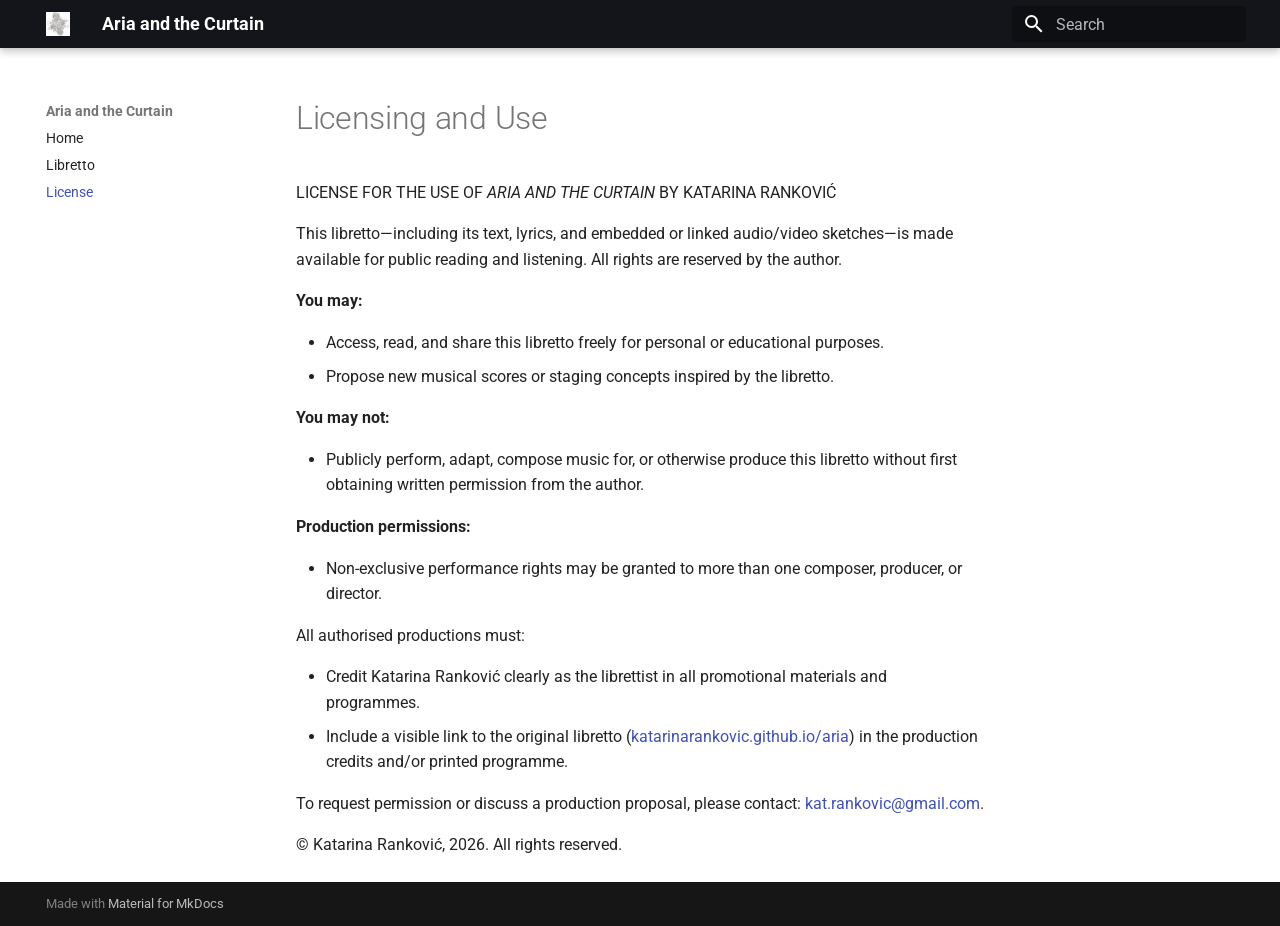
<file: license/index.html>
<!doctype html>
<html lang="en" class="no-js">
  <head>
    
      <meta charset="utf-8">
      <meta name="viewport" content="width=device-width,initial-scale=1">
      
        <meta name="description" content="Libretto + song sketches (canonical, versioned)">
      
      
      
        <link rel="canonical" href="https://katarinarankovic.github.io/aria/license/">
      
      
        <link rel="prev" href="../libretto/">
      
      
      
        
      
      
      <link rel="icon" href="../assets/images/favicon.png">
      <meta name="generator" content="mkdocs-1.6.1, mkdocs-material-9.7.7">
    
    
      
        <title>License - Aria and the Curtain</title>
      
    
    
      <link rel="stylesheet" href="../assets/stylesheets/main.ec1eaa64.min.css">
      
        
        <link rel="stylesheet" href="../assets/stylesheets/palette.ab4e12ef.min.css">
      
      


    
    
      
    
    
      
        
        
        <link rel="preconnect" href="https://fonts.gstatic.com" crossorigin>
        <link rel="stylesheet" href="https://fonts.googleapis.com/css?family=Roboto:300,300i,400,400i,700,700i%7CRoboto+Mono:400,400i,700,700i&display=fallback">
        <style>:root{--md-text-font:"Roboto";--md-code-font:"Roboto Mono"}</style>
      
    
    
      <link rel="stylesheet" href="../stylesheets/custom.css">
    
    <script>__md_scope=new URL("..",location),__md_hash=e=>[...e].reduce(((e,_)=>(e<<5)-e+_.charCodeAt(0)),0),__md_get=(e,_=localStorage,t=__md_scope)=>JSON.parse(_.getItem(t.pathname+"."+e)),__md_set=(e,_,t=localStorage,a=__md_scope)=>{try{t.setItem(a.pathname+"."+e,JSON.stringify(_))}catch(e){}}</script>
    
      

    
    
  </head>
  
  
    
    
    
    
    
    <body dir="ltr" data-md-color-scheme="default" data-md-color-primary="black" data-md-color-accent="gray">
  
    
    <input class="md-toggle" data-md-toggle="drawer" type="checkbox" id="__drawer" autocomplete="off">
    <input class="md-toggle" data-md-toggle="search" type="checkbox" id="__search" autocomplete="off">
    <label class="md-overlay" for="__drawer"></label>
    <div data-md-component="skip">
      
        
        <a href="#licensing-and-use" class="md-skip">
          Skip to content
        </a>
      
    </div>
    <div data-md-component="announce">
      
    </div>
    
    
      

  

<header class="md-header md-header--shadow" data-md-component="header">
  <nav class="md-header__inner md-grid" aria-label="Header">
    <a href=".." title="Aria and the Curtain" class="md-header__button md-logo" aria-label="Aria and the Curtain" data-md-component="logo">
      
  <img src="../assets/aria-and-the-curtain.png" alt="logo">

    </a>
    <label class="md-header__button md-icon" for="__drawer">
      
      <svg xmlns="http://www.w3.org/2000/svg" viewBox="0 0 24 24"><path d="M3 6h18v2H3zm0 5h18v2H3zm0 5h18v2H3z"/></svg>
    </label>
    <div class="md-header__title" data-md-component="header-title">
      <div class="md-header__ellipsis">
        <div class="md-header__topic">
          <span class="md-ellipsis">
            Aria and the Curtain
          </span>
        </div>
        <div class="md-header__topic" data-md-component="header-topic">
          <span class="md-ellipsis">
            
              License
            
          </span>
        </div>
      </div>
    </div>
    
      
    
    
    
    
      
      
        <label class="md-header__button md-icon" for="__search">
          
          <svg xmlns="http://www.w3.org/2000/svg" viewBox="0 0 24 24"><path d="M9.5 3A6.5 6.5 0 0 1 16 9.5c0 1.61-.59 3.09-1.56 4.23l.27.27h.79l5 5-1.5 1.5-5-5v-.79l-.27-.27A6.52 6.52 0 0 1 9.5 16 6.5 6.5 0 0 1 3 9.5 6.5 6.5 0 0 1 9.5 3m0 2C7 5 5 7 5 9.5S7 14 9.5 14 14 12 14 9.5 12 5 9.5 5"/></svg>
        </label>
        <div class="md-search" data-md-component="search" role="dialog">
  <label class="md-search__overlay" for="__search"></label>
  <div class="md-search__inner" role="search">
    <form class="md-search__form" name="search">
      <input type="text" class="md-search__input" name="query" aria-label="Search" placeholder="Search" autocapitalize="off" autocorrect="off" autocomplete="off" spellcheck="false" data-md-component="search-query" required>
      <label class="md-search__icon md-icon" for="__search">
        
        <svg xmlns="http://www.w3.org/2000/svg" viewBox="0 0 24 24"><path d="M9.5 3A6.5 6.5 0 0 1 16 9.5c0 1.61-.59 3.09-1.56 4.23l.27.27h.79l5 5-1.5 1.5-5-5v-.79l-.27-.27A6.52 6.52 0 0 1 9.5 16 6.5 6.5 0 0 1 3 9.5 6.5 6.5 0 0 1 9.5 3m0 2C7 5 5 7 5 9.5S7 14 9.5 14 14 12 14 9.5 12 5 9.5 5"/></svg>
        
        <svg xmlns="http://www.w3.org/2000/svg" viewBox="0 0 24 24"><path d="M20 11v2H8l5.5 5.5-1.42 1.42L4.16 12l7.92-7.92L13.5 5.5 8 11z"/></svg>
      </label>
      <nav class="md-search__options" aria-label="Search">
        
        <button type="reset" class="md-search__icon md-icon" title="Clear" aria-label="Clear" tabindex="-1">
          
          <svg xmlns="http://www.w3.org/2000/svg" viewBox="0 0 24 24"><path d="M19 6.41 17.59 5 12 10.59 6.41 5 5 6.41 10.59 12 5 17.59 6.41 19 12 13.41 17.59 19 19 17.59 13.41 12z"/></svg>
        </button>
      </nav>
      
        <div class="md-search__suggest" data-md-component="search-suggest"></div>
      
    </form>
    <div class="md-search__output">
      <div class="md-search__scrollwrap" tabindex="0" data-md-scrollfix>
        <div class="md-search-result" data-md-component="search-result">
          <div class="md-search-result__meta">
            Initializing search
          </div>
          <ol class="md-search-result__list" role="presentation"></ol>
        </div>
      </div>
    </div>
  </div>
</div>
      
    
    
  </nav>
  
</header>
    
    <div class="md-container" data-md-component="container">
      
      
        
          
        
      
      <main class="md-main" data-md-component="main">
        <div class="md-main__inner md-grid">
          
            
              
              <div class="md-sidebar md-sidebar--primary" data-md-component="sidebar" data-md-type="navigation" >
                <div class="md-sidebar__scrollwrap">
                  <div class="md-sidebar__inner">
                    



<nav class="md-nav md-nav--primary" aria-label="Navigation" data-md-level="0">
  <label class="md-nav__title" for="__drawer">
    <a href=".." title="Aria and the Curtain" class="md-nav__button md-logo" aria-label="Aria and the Curtain" data-md-component="logo">
      
  <img src="../assets/aria-and-the-curtain.png" alt="logo">

    </a>
    Aria and the Curtain
  </label>
  
  <ul class="md-nav__list" data-md-scrollfix>
    
      
      
  
  
  
  
    <li class="md-nav__item">
      <a href=".." class="md-nav__link">
        
  
  
  <span class="md-ellipsis">
    
  
    Home
  

    
  </span>
  
  

      </a>
    </li>
  

    
      
      
  
  
  
  
    <li class="md-nav__item">
      <a href="../libretto/" class="md-nav__link">
        
  
  
  <span class="md-ellipsis">
    
  
    Libretto
  

    
  </span>
  
  

      </a>
    </li>
  

    
      
      
  
  
    
  
  
  
    <li class="md-nav__item md-nav__item--active">
      
      <input class="md-nav__toggle md-toggle" type="checkbox" id="__toc">
      
      
        
      
      
      <a href="./" class="md-nav__link md-nav__link--active">
        
  
  
  <span class="md-ellipsis">
    
  
    License
  

    
  </span>
  
  

      </a>
      
    </li>
  

    
  </ul>
</nav>
                  </div>
                </div>
              </div>
            
            
              
              <div class="md-sidebar md-sidebar--secondary" data-md-component="sidebar" data-md-type="toc" >
                <div class="md-sidebar__scrollwrap">
                  <div class="md-sidebar__inner">
                    

<nav class="md-nav md-nav--secondary" aria-label="Table of contents">
  
  
  
    
  
  
</nav>
                  </div>
                </div>
              </div>
            
          
          
            <div class="md-content" data-md-component="content">
              
              <article class="md-content__inner md-typeset">
                
                  



<h1 id="licensing-and-use">Licensing and Use<a class="headerlink" href="#licensing-and-use" title="Permanent link">&para;</a></h1>
<p>LICENSE FOR THE USE OF <em>ARIA AND THE CURTAIN</em> BY KATARINA RANKOVIĆ</p>
<p>This libretto—including its text, lyrics, and embedded or linked audio/video sketches—is made available for public reading and listening. All rights are reserved by the author.</p>
<p><strong>You may:</strong></p>
<ul>
<li>Access, read, and share this libretto freely for personal or educational purposes.</li>
<li>Propose new musical scores or staging concepts inspired by the libretto.</li>
</ul>
<p><strong>You may not:</strong></p>
<ul>
<li>Publicly perform, adapt, compose music for, or otherwise produce this libretto without first obtaining written permission from the author.</li>
</ul>
<p><strong>Production permissions:</strong></p>
<ul>
<li>Non-exclusive performance rights may be granted to more than one composer, producer, or director.</li>
</ul>
<p>All authorised productions must:</p>
<ul>
<li>Credit Katarina Ranković clearly as the librettist in all promotional materials and programmes.</li>
<li>Include a visible link to the original libretto (<a href="https://katarinarankovic.github.io/aria/">katarinarankovic.github.io/aria</a>) in the production credits and/or printed programme.</li>
</ul>
<p>To request permission or discuss a production proposal, please contact: <a href="mailto:kat.rankovic@gmail.com">kat.rankovic@gmail.com</a>.</p>
<p>© Katarina Ranković, 2026. All rights reserved.</p>












                
              </article>
            </div>
          
          
<script>var target=document.getElementById(location.hash.slice(1));target&&target.name&&(target.checked=target.name.startsWith("__tabbed_"))</script>
        </div>
        
      </main>
      
        <footer class="md-footer">
  
  <div class="md-footer-meta md-typeset">
    <div class="md-footer-meta__inner md-grid">
      <div class="md-copyright">
  
  
    Made with
    <a href="https://squidfunk.github.io/mkdocs-material/" target="_blank" rel="noopener">
      Material for MkDocs
    </a>
  
</div>
      
    </div>
  </div>
</footer>
      
    </div>
    <div class="md-dialog" data-md-component="dialog">
      <div class="md-dialog__inner md-typeset"></div>
    </div>
    
    
    
      
      
      <script id="__config" type="application/json">{"annotate": null, "base": "..", "features": ["navigation.instant", "navigation.tracking", "navigation.sections", "toc", "search.suggest", "search.highlight"], "search": "../assets/javascripts/workers/search.2c215733.min.js", "tags": null, "translations": {"clipboard.copied": "Copied to clipboard", "clipboard.copy": "Copy to clipboard", "search.result.more.one": "1 more on this page", "search.result.more.other": "# more on this page", "search.result.none": "No matching documents", "search.result.one": "1 matching document", "search.result.other": "# matching documents", "search.result.placeholder": "Type to start searching", "search.result.term.missing": "Missing", "select.version": "Select version"}, "version": null}</script>
    
    
      <script src="../assets/javascripts/bundle.d7400e89.min.js"></script>
      
    
  </body>
</html>
</file>
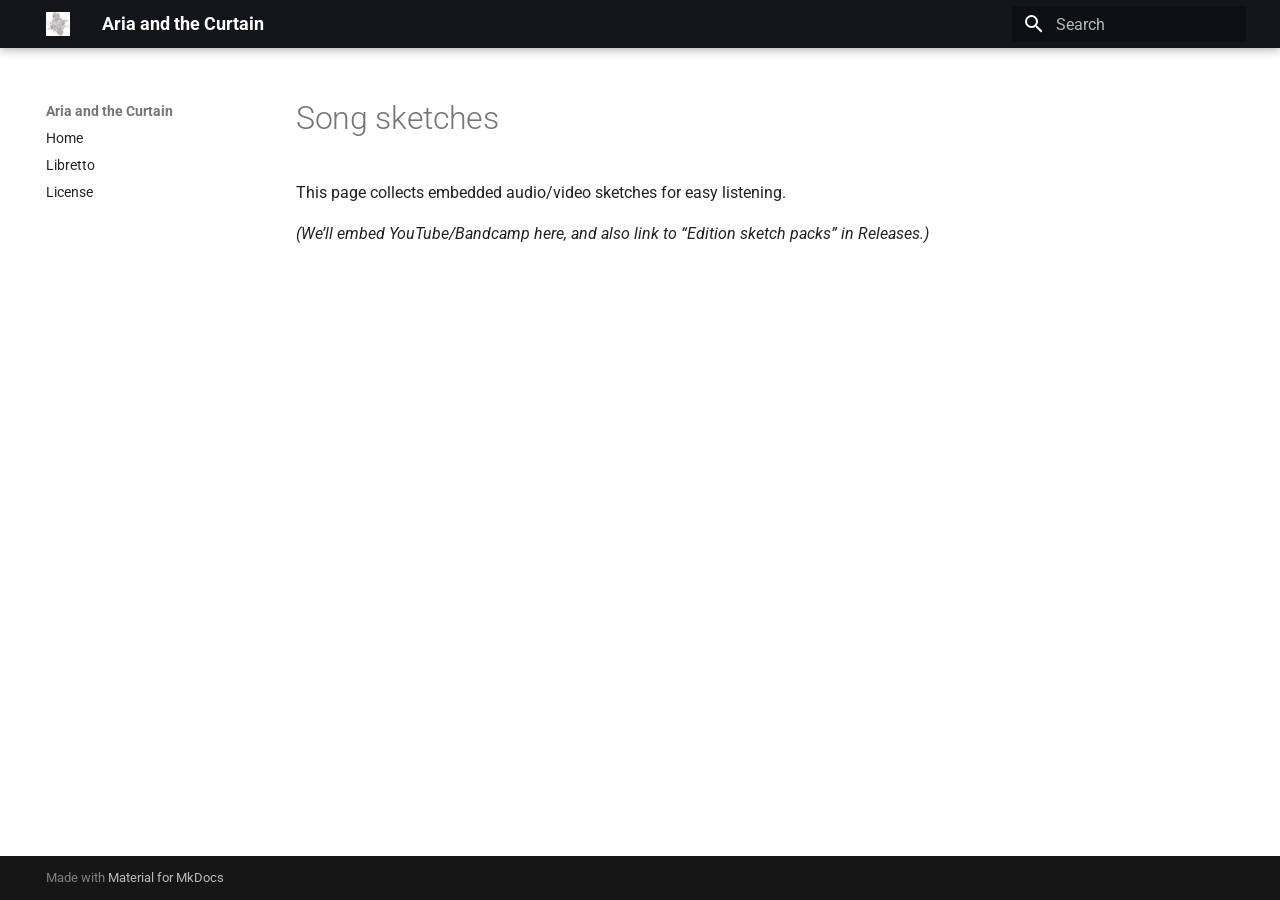
<file: sketches/index.html>
<!doctype html>
<html lang="en" class="no-js">
  <head>
    
      <meta charset="utf-8">
      <meta name="viewport" content="width=device-width,initial-scale=1">
      
        <meta name="description" content="Libretto + song sketches (canonical, versioned)">
      
      
      
        <link rel="canonical" href="https://katarinarankovic.github.io/aria/sketches/">
      
      
      
      
        
      
      
      <link rel="icon" href="../assets/images/favicon.png">
      <meta name="generator" content="mkdocs-1.6.1, mkdocs-material-9.7.7">
    
    
      
        <title>Song sketches - Aria and the Curtain</title>
      
    
    
      <link rel="stylesheet" href="../assets/stylesheets/main.ec1eaa64.min.css">
      
        
        <link rel="stylesheet" href="../assets/stylesheets/palette.ab4e12ef.min.css">
      
      


    
    
      
    
    
      
        
        
        <link rel="preconnect" href="https://fonts.gstatic.com" crossorigin>
        <link rel="stylesheet" href="https://fonts.googleapis.com/css?family=Roboto:300,300i,400,400i,700,700i%7CRoboto+Mono:400,400i,700,700i&display=fallback">
        <style>:root{--md-text-font:"Roboto";--md-code-font:"Roboto Mono"}</style>
      
    
    
      <link rel="stylesheet" href="../stylesheets/custom.css">
    
    <script>__md_scope=new URL("..",location),__md_hash=e=>[...e].reduce(((e,_)=>(e<<5)-e+_.charCodeAt(0)),0),__md_get=(e,_=localStorage,t=__md_scope)=>JSON.parse(_.getItem(t.pathname+"."+e)),__md_set=(e,_,t=localStorage,a=__md_scope)=>{try{t.setItem(a.pathname+"."+e,JSON.stringify(_))}catch(e){}}</script>
    
      

    
    
  </head>
  
  
    
    
    
    
    
    <body dir="ltr" data-md-color-scheme="default" data-md-color-primary="black" data-md-color-accent="gray">
  
    
    <input class="md-toggle" data-md-toggle="drawer" type="checkbox" id="__drawer" autocomplete="off">
    <input class="md-toggle" data-md-toggle="search" type="checkbox" id="__search" autocomplete="off">
    <label class="md-overlay" for="__drawer"></label>
    <div data-md-component="skip">
      
        
        <a href="#song-sketches" class="md-skip">
          Skip to content
        </a>
      
    </div>
    <div data-md-component="announce">
      
    </div>
    
    
      

  

<header class="md-header md-header--shadow" data-md-component="header">
  <nav class="md-header__inner md-grid" aria-label="Header">
    <a href=".." title="Aria and the Curtain" class="md-header__button md-logo" aria-label="Aria and the Curtain" data-md-component="logo">
      
  <img src="../assets/aria-and-the-curtain.png" alt="logo">

    </a>
    <label class="md-header__button md-icon" for="__drawer">
      
      <svg xmlns="http://www.w3.org/2000/svg" viewBox="0 0 24 24"><path d="M3 6h18v2H3zm0 5h18v2H3zm0 5h18v2H3z"/></svg>
    </label>
    <div class="md-header__title" data-md-component="header-title">
      <div class="md-header__ellipsis">
        <div class="md-header__topic">
          <span class="md-ellipsis">
            Aria and the Curtain
          </span>
        </div>
        <div class="md-header__topic" data-md-component="header-topic">
          <span class="md-ellipsis">
            
              Song sketches
            
          </span>
        </div>
      </div>
    </div>
    
      
    
    
    
    
      
      
        <label class="md-header__button md-icon" for="__search">
          
          <svg xmlns="http://www.w3.org/2000/svg" viewBox="0 0 24 24"><path d="M9.5 3A6.5 6.5 0 0 1 16 9.5c0 1.61-.59 3.09-1.56 4.23l.27.27h.79l5 5-1.5 1.5-5-5v-.79l-.27-.27A6.52 6.52 0 0 1 9.5 16 6.5 6.5 0 0 1 3 9.5 6.5 6.5 0 0 1 9.5 3m0 2C7 5 5 7 5 9.5S7 14 9.5 14 14 12 14 9.5 12 5 9.5 5"/></svg>
        </label>
        <div class="md-search" data-md-component="search" role="dialog">
  <label class="md-search__overlay" for="__search"></label>
  <div class="md-search__inner" role="search">
    <form class="md-search__form" name="search">
      <input type="text" class="md-search__input" name="query" aria-label="Search" placeholder="Search" autocapitalize="off" autocorrect="off" autocomplete="off" spellcheck="false" data-md-component="search-query" required>
      <label class="md-search__icon md-icon" for="__search">
        
        <svg xmlns="http://www.w3.org/2000/svg" viewBox="0 0 24 24"><path d="M9.5 3A6.5 6.5 0 0 1 16 9.5c0 1.61-.59 3.09-1.56 4.23l.27.27h.79l5 5-1.5 1.5-5-5v-.79l-.27-.27A6.52 6.52 0 0 1 9.5 16 6.5 6.5 0 0 1 3 9.5 6.5 6.5 0 0 1 9.5 3m0 2C7 5 5 7 5 9.5S7 14 9.5 14 14 12 14 9.5 12 5 9.5 5"/></svg>
        
        <svg xmlns="http://www.w3.org/2000/svg" viewBox="0 0 24 24"><path d="M20 11v2H8l5.5 5.5-1.42 1.42L4.16 12l7.92-7.92L13.5 5.5 8 11z"/></svg>
      </label>
      <nav class="md-search__options" aria-label="Search">
        
        <button type="reset" class="md-search__icon md-icon" title="Clear" aria-label="Clear" tabindex="-1">
          
          <svg xmlns="http://www.w3.org/2000/svg" viewBox="0 0 24 24"><path d="M19 6.41 17.59 5 12 10.59 6.41 5 5 6.41 10.59 12 5 17.59 6.41 19 12 13.41 17.59 19 19 17.59 13.41 12z"/></svg>
        </button>
      </nav>
      
        <div class="md-search__suggest" data-md-component="search-suggest"></div>
      
    </form>
    <div class="md-search__output">
      <div class="md-search__scrollwrap" tabindex="0" data-md-scrollfix>
        <div class="md-search-result" data-md-component="search-result">
          <div class="md-search-result__meta">
            Initializing search
          </div>
          <ol class="md-search-result__list" role="presentation"></ol>
        </div>
      </div>
    </div>
  </div>
</div>
      
    
    
  </nav>
  
</header>
    
    <div class="md-container" data-md-component="container">
      
      
        
          
        
      
      <main class="md-main" data-md-component="main">
        <div class="md-main__inner md-grid">
          
            
              
              <div class="md-sidebar md-sidebar--primary" data-md-component="sidebar" data-md-type="navigation" >
                <div class="md-sidebar__scrollwrap">
                  <div class="md-sidebar__inner">
                    



<nav class="md-nav md-nav--primary" aria-label="Navigation" data-md-level="0">
  <label class="md-nav__title" for="__drawer">
    <a href=".." title="Aria and the Curtain" class="md-nav__button md-logo" aria-label="Aria and the Curtain" data-md-component="logo">
      
  <img src="../assets/aria-and-the-curtain.png" alt="logo">

    </a>
    Aria and the Curtain
  </label>
  
  <ul class="md-nav__list" data-md-scrollfix>
    
      
      
  
  
  
  
    <li class="md-nav__item">
      <a href=".." class="md-nav__link">
        
  
  
  <span class="md-ellipsis">
    
  
    Home
  

    
  </span>
  
  

      </a>
    </li>
  

    
      
      
  
  
  
  
    <li class="md-nav__item">
      <a href="../libretto/" class="md-nav__link">
        
  
  
  <span class="md-ellipsis">
    
  
    Libretto
  

    
  </span>
  
  

      </a>
    </li>
  

    
      
      
  
  
  
  
    <li class="md-nav__item">
      <a href="../license/" class="md-nav__link">
        
  
  
  <span class="md-ellipsis">
    
  
    License
  

    
  </span>
  
  

      </a>
    </li>
  

    
  </ul>
</nav>
                  </div>
                </div>
              </div>
            
            
              
              <div class="md-sidebar md-sidebar--secondary" data-md-component="sidebar" data-md-type="toc" >
                <div class="md-sidebar__scrollwrap">
                  <div class="md-sidebar__inner">
                    

<nav class="md-nav md-nav--secondary" aria-label="Table of contents">
  
  
  
    
  
  
</nav>
                  </div>
                </div>
              </div>
            
          
          
            <div class="md-content" data-md-component="content">
              
              <article class="md-content__inner md-typeset">
                
                  



<h1 id="song-sketches">Song sketches<a class="headerlink" href="#song-sketches" title="Permanent link">&para;</a></h1>
<p>This page collects embedded audio/video sketches for easy listening.</p>
<p><em>(We’ll embed YouTube/Bandcamp here, and also link to “Edition sketch packs” in Releases.)</em></p>












                
              </article>
            </div>
          
          
<script>var target=document.getElementById(location.hash.slice(1));target&&target.name&&(target.checked=target.name.startsWith("__tabbed_"))</script>
        </div>
        
      </main>
      
        <footer class="md-footer">
  
  <div class="md-footer-meta md-typeset">
    <div class="md-footer-meta__inner md-grid">
      <div class="md-copyright">
  
  
    Made with
    <a href="https://squidfunk.github.io/mkdocs-material/" target="_blank" rel="noopener">
      Material for MkDocs
    </a>
  
</div>
      
    </div>
  </div>
</footer>
      
    </div>
    <div class="md-dialog" data-md-component="dialog">
      <div class="md-dialog__inner md-typeset"></div>
    </div>
    
    
    
      
      
      <script id="__config" type="application/json">{"annotate": null, "base": "..", "features": ["navigation.instant", "navigation.tracking", "navigation.sections", "toc", "search.suggest", "search.highlight"], "search": "../assets/javascripts/workers/search.2c215733.min.js", "tags": null, "translations": {"clipboard.copied": "Copied to clipboard", "clipboard.copy": "Copy to clipboard", "search.result.more.one": "1 more on this page", "search.result.more.other": "# more on this page", "search.result.none": "No matching documents", "search.result.one": "1 matching document", "search.result.other": "# matching documents", "search.result.placeholder": "Type to start searching", "search.result.term.missing": "Missing", "select.version": "Select version"}, "version": null}</script>
    
    
      <script src="../assets/javascripts/bundle.d7400e89.min.js"></script>
      
    
  </body>
</html>
</file>
<file: stylesheets/custom.css>
/* Turn ALL blockquotes into grey boxes */
.md-typeset blockquote {
  background: #f0f0f0;
  border-left: 4px solid #c7c7c7;
  padding: 1rem 1.25rem;
  margin: 1rem 0;
  border-radius: 4px;
}

/* Tighten lyric line spacing inside the box */
.md-typeset blockquote p {
  margin: 0.15rem 0;
}

/* Lyric stanza spacing inside blockquotes */
.md-typeset blockquote p {
  margin: 0.25em 0;          /* tight within a stanza */
}

.md-typeset blockquote p + p {
  margin-top: 0.9em;         /* bigger gap between stanzas */
}
</file>
<file: assets/stylesheets/main.ec1eaa64.min.css>
@charset "UTF-8";html{-webkit-text-size-adjust:none;-moz-text-size-adjust:none;text-size-adjust:none;box-sizing:border-box}*,:after,:before{box-sizing:inherit}@media (prefers-reduced-motion){*,:after,:before{transition:none!important}}body{margin:0}a,button,input,label{-webkit-tap-highlight-color:transparent}a{color:inherit;text-decoration:none}hr{border:0;box-sizing:initial;display:block;height:.05rem;overflow:visible;padding:0}small{font-size:80%}sub,sup{line-height:1em}img{border-style:none}table{border-collapse:initial;border-spacing:0}td,th{font-weight:400;vertical-align:top}button{background:#0000;border:0;font-family:inherit;font-size:inherit;margin:0;padding:0}input{border:0;outline:none}:root{--md-primary-fg-color:#4051b5;--md-primary-fg-color--light:#5d6cc0;--md-primary-fg-color--dark:#303fa1;--md-primary-bg-color:#fff;--md-primary-bg-color--light:#ffffffb3;--md-accent-fg-color:#526cfe;--md-accent-fg-color--transparent:#526cfe1a;--md-accent-bg-color:#fff;--md-accent-bg-color--light:#ffffffb3}[data-md-color-scheme=default]{color-scheme:light}[data-md-color-scheme=default] img[src$="#gh-dark-mode-only"],[data-md-color-scheme=default] img[src$="#only-dark"]{display:none}:root,[data-md-color-scheme=default]{--md-hue:225deg;--md-default-fg-color:#000000de;--md-default-fg-color--light:#0000008a;--md-default-fg-color--lighter:#00000052;--md-default-fg-color--lightest:#00000012;--md-default-bg-color:#fff;--md-default-bg-color--light:#ffffffb3;--md-default-bg-color--lighter:#ffffff4d;--md-default-bg-color--lightest:#ffffff1f;--md-code-fg-color:#36464e;--md-code-bg-color:#f5f5f5;--md-code-bg-color--light:#f5f5f5b3;--md-code-bg-color--lighter:#f5f5f54d;--md-code-hl-color:#4287ff;--md-code-hl-color--light:#4287ff1a;--md-code-hl-number-color:#d52a2a;--md-code-hl-special-color:#db1457;--md-code-hl-function-color:#a846b9;--md-code-hl-constant-color:#6e59d9;--md-code-hl-keyword-color:#3f6ec6;--md-code-hl-string-color:#1c7d4d;--md-code-hl-name-color:var(--md-code-fg-color);--md-code-hl-operator-color:var(--md-default-fg-color--light);--md-code-hl-punctuation-color:var(--md-default-fg-color--light);--md-code-hl-comment-color:var(--md-default-fg-color--light);--md-code-hl-generic-color:var(--md-default-fg-color--light);--md-code-hl-variable-color:var(--md-default-fg-color--light);--md-typeset-color:var(--md-default-fg-color);--md-typeset-a-color:var(--md-primary-fg-color);--md-typeset-del-color:#f5503d26;--md-typeset-ins-color:#0bd57026;--md-typeset-kbd-color:#fafafa;--md-typeset-kbd-accent-color:#fff;--md-typeset-kbd-border-color:#b8b8b8;--md-typeset-mark-color:#ffff0080;--md-typeset-table-color:#0000001f;--md-typeset-table-color--light:rgba(0,0,0,.035);--md-admonition-fg-color:var(--md-default-fg-color);--md-admonition-bg-color:var(--md-default-bg-color);--md-warning-fg-color:#000000de;--md-warning-bg-color:#ff9;--md-footer-fg-color:#fff;--md-footer-fg-color--light:#ffffffb3;--md-footer-fg-color--lighter:#ffffff73;--md-footer-bg-color:#000000de;--md-footer-bg-color--dark:#00000052;--md-shadow-z1:0 0.2rem 0.5rem #0000000d,0 0 0.05rem #0000001a;--md-shadow-z2:0 0.2rem 0.5rem #0000001a,0 0 0.05rem #00000040;--md-shadow-z3:0 0.2rem 0.5rem #0003,0 0 0.05rem #00000059}.md-icon svg{fill:currentcolor;display:block;height:1.2rem;width:1.2rem}body{-webkit-font-smoothing:antialiased;-moz-osx-font-smoothing:grayscale;--md-text-font-family:var(--md-text-font,_),-apple-system,BlinkMacSystemFont,Helvetica,Arial,sans-serif;--md-code-font-family:var(--md-code-font,_),SFMono-Regular,Consolas,Menlo,monospace}aside,body,input{font-feature-settings:"kern","liga";color:var(--md-typeset-color);font-family:var(--md-text-font-family)}code,kbd,pre{font-feature-settings:"kern";font-family:var(--md-code-font-family)}:root{--md-typeset-table-sort-icon:url('data:image/svg+xml;charset=utf-8,<svg xmlns="http://www.w3.org/2000/svg" viewBox="0 0 24 24"><path d="m18 21-4-4h3V7h-3l4-4 4 4h-3v10h3M2 19v-2h10v2M2 13v-2h7v2M2 7V5h4v2z"/></svg>');--md-typeset-table-sort-icon--asc:url('data:image/svg+xml;charset=utf-8,<svg xmlns="http://www.w3.org/2000/svg" viewBox="0 0 24 24"><path d="M19 17h3l-4 4-4-4h3V3h2M2 17h10v2H2M6 5v2H2V5m0 6h7v2H2z"/></svg>');--md-typeset-table-sort-icon--desc:url('data:image/svg+xml;charset=utf-8,<svg xmlns="http://www.w3.org/2000/svg" viewBox="0 0 24 24"><path d="M19 7h3l-4-4-4 4h3v14h2M2 17h10v2H2M6 5v2H2V5m0 6h7v2H2z"/></svg>')}.md-typeset{-webkit-print-color-adjust:exact;color-adjust:exact;font-size:.8rem;line-height:1.6;overflow-wrap:break-word}@media print{.md-typeset{font-size:.68rem}}.md-typeset blockquote,.md-typeset dl,.md-typeset figure,.md-typeset ol,.md-typeset pre,.md-typeset ul{margin-bottom:1em;margin-top:1em}.md-typeset h1{color:var(--md-default-fg-color--light);font-size:2em;line-height:1.3;margin:0 0 1.25em}.md-typeset h1,.md-typeset h2{font-weight:300;letter-spacing:-.01em}.md-typeset h2{font-size:1.5625em;line-height:1.4;margin:1.6em 0 .64em}.md-typeset h3{font-size:1.25em;font-weight:400;letter-spacing:-.01em;line-height:1.5;margin:1.6em 0 .8em}.md-typeset h2+h3{margin-top:.8em}.md-typeset h4{font-weight:700;letter-spacing:-.01em;margin:1em 0}.md-typeset h5,.md-typeset h6{color:var(--md-default-fg-color--light);font-size:.8em;font-weight:700;letter-spacing:-.01em;margin:1.25em 0}.md-typeset h5{text-transform:uppercase}.md-typeset h5 code{text-transform:none}.md-typeset hr{border-bottom:.05rem solid var(--md-default-fg-color--lightest);display:flow-root;margin:1.5em 0}.md-typeset a{color:var(--md-typeset-a-color);word-break:break-word}.md-typeset a,.md-typeset a:before{transition:color 125ms}.md-typeset a:focus,.md-typeset a:hover{color:var(--md-accent-fg-color)}.md-typeset a:focus code,.md-typeset a:hover code{background-color:var(--md-accent-fg-color--transparent);color:var(--md-accent-fg-color)}.md-typeset a code{color:var(--md-typeset-a-color)}.md-typeset a.focus-visible{outline-color:var(--md-accent-fg-color);outline-offset:.2rem}.md-typeset code,.md-typeset kbd,.md-typeset pre{color:var(--md-code-fg-color);direction:ltr;font-variant-ligatures:none;transition:background-color 125ms}@media print{.md-typeset code,.md-typeset kbd,.md-typeset pre{white-space:pre-wrap}}.md-typeset code{background-color:var(--md-code-bg-color);border-radius:.1rem;-webkit-box-decoration-break:clone;box-decoration-break:clone;font-size:.85em;padding:0 .2941176471em;transition:color 125ms,background-color 125ms;word-break:break-word}.md-typeset code:not(.focus-visible){-webkit-tap-highlight-color:transparent;outline:none}.md-typeset pre{display:flow-root;line-height:1.4;position:relative}.md-typeset pre>code{-webkit-box-decoration-break:slice;box-decoration-break:slice;box-shadow:none;display:block;margin:0;outline-color:var(--md-accent-fg-color);overflow:auto;padding:.7720588235em 1.1764705882em;scrollbar-color:var(--md-default-fg-color--lighter) #0000;scrollbar-width:thin;touch-action:auto;word-break:normal}.md-typeset pre>code:hover{scrollbar-color:var(--md-accent-fg-color) #0000}.md-typeset pre>code::-webkit-scrollbar{height:.2rem;width:.2rem}.md-typeset pre>code::-webkit-scrollbar-thumb{background-color:var(--md-default-fg-color--lighter)}.md-typeset pre>code::-webkit-scrollbar-thumb:hover{background-color:var(--md-accent-fg-color)}.md-typeset kbd{background-color:var(--md-typeset-kbd-color);border-radius:.1rem;box-shadow:0 .1rem 0 .05rem var(--md-typeset-kbd-border-color),0 .1rem 0 var(--md-typeset-kbd-border-color),0 -.1rem .2rem var(--md-typeset-kbd-accent-color) inset;color:var(--md-default-fg-color);display:inline-block;font-size:.75em;padding:0 .6666666667em;vertical-align:text-top;word-break:break-word}.md-typeset mark{background-color:var(--md-typeset-mark-color);-webkit-box-decoration-break:clone;box-decoration-break:clone;color:inherit;word-break:break-word}.md-typeset abbr{cursor:help;text-decoration:none}.md-typeset [data-preview],.md-typeset abbr{border-bottom:.05rem dotted var(--md-default-fg-color--light)}.md-typeset small{opacity:.75}[dir=ltr] .md-typeset sub,[dir=ltr] .md-typeset sup{margin-left:.078125em}[dir=rtl] .md-typeset sub,[dir=rtl] .md-typeset sup{margin-right:.078125em}[dir=ltr] .md-typeset blockquote{padding-left:.6rem}[dir=rtl] .md-typeset blockquote{padding-right:.6rem}[dir=ltr] .md-typeset blockquote{border-left:.2rem solid var(--md-default-fg-color--lighter)}[dir=rtl] .md-typeset blockquote{border-right:.2rem solid var(--md-default-fg-color--lighter)}.md-typeset blockquote{color:var(--md-default-fg-color--light);margin-left:0;margin-right:0}.md-typeset ul{list-style-type:disc}.md-typeset ul[type]{list-style-type:revert-layer}[dir=ltr] .md-typeset ol,[dir=ltr] .md-typeset ul{margin-left:.625em}[dir=rtl] .md-typeset ol,[dir=rtl] .md-typeset ul{margin-right:.625em}.md-typeset ol,.md-typeset ul{padding:0}.md-typeset ol:not([hidden]),.md-typeset ul:not([hidden]){display:flow-root}.md-typeset ol ol,.md-typeset ul ol{list-style-type:lower-alpha}.md-typeset ol ol ol,.md-typeset ul ol ol{list-style-type:lower-roman}.md-typeset ol ol ol ol,.md-typeset ul ol ol ol{list-style-type:upper-alpha}.md-typeset ol ol ol ol ol,.md-typeset ul ol ol ol ol{list-style-type:upper-roman}.md-typeset ol[type],.md-typeset ul[type]{list-style-type:revert-layer}[dir=ltr] .md-typeset ol li,[dir=ltr] .md-typeset ul li{margin-left:1.25em}[dir=rtl] .md-typeset ol li,[dir=rtl] .md-typeset ul li{margin-right:1.25em}.md-typeset ol li,.md-typeset ul li{margin-bottom:.5em}.md-typeset ol li blockquote,.md-typeset ol li p,.md-typeset ul li blockquote,.md-typeset ul li p{margin:.5em 0}.md-typeset ol li:last-child,.md-typeset ul li:last-child{margin-bottom:0}[dir=ltr] .md-typeset ol li ol,[dir=ltr] .md-typeset ol li ul,[dir=ltr] .md-typeset ul li ol,[dir=ltr] .md-typeset ul li ul{margin-left:.625em}[dir=rtl] .md-typeset ol li ol,[dir=rtl] .md-typeset ol li ul,[dir=rtl] .md-typeset ul li ol,[dir=rtl] .md-typeset ul li ul{margin-right:.625em}.md-typeset ol li ol,.md-typeset ol li ul,.md-typeset ul li ol,.md-typeset ul li ul{margin-bottom:.5em;margin-top:.5em}[dir=ltr] .md-typeset dd{margin-left:1.875em}[dir=rtl] .md-typeset dd{margin-right:1.875em}.md-typeset dd{margin-bottom:1.5em;margin-top:1em}.md-typeset img,.md-typeset svg,.md-typeset video{height:auto;max-width:100%}.md-typeset img[align=left]{margin:1em 1em 1em 0}.md-typeset img[align=right]{margin:1em 0 1em 1em}.md-typeset img[align]:only-child{margin-top:0}.md-typeset figure{display:flow-root;margin:1em auto;max-width:100%;text-align:center;width:fit-content}.md-typeset figure img{display:block;margin:0 auto}.md-typeset figcaption{font-style:italic;margin:1em auto;max-width:24rem}.md-typeset iframe{max-width:100%}.md-typeset table:not([class]){background-color:var(--md-default-bg-color);border:.05rem solid var(--md-typeset-table-color);border-radius:.1rem;display:inline-block;font-size:.64rem;max-width:100%;overflow:auto;touch-action:auto}@media print{.md-typeset table:not([class]){display:table}}.md-typeset table:not([class])+*{margin-top:1.5em}.md-typeset table:not([class]) td>:first-child,.md-typeset table:not([class]) th>:first-child{margin-top:0}.md-typeset table:not([class]) td>:last-child,.md-typeset table:not([class]) th>:last-child{margin-bottom:0}.md-typeset table:not([class]) td:not([align]),.md-typeset table:not([class]) th:not([align]){text-align:left}[dir=rtl] .md-typeset table:not([class]) td:not([align]),[dir=rtl] .md-typeset table:not([class]) th:not([align]){text-align:right}.md-typeset table:not([class]) th{font-weight:700;min-width:5rem;padding:.9375em 1.25em;vertical-align:top}.md-typeset table:not([class]) td{border-top:.05rem solid var(--md-typeset-table-color);padding:.9375em 1.25em;vertical-align:top}.md-typeset table:not([class]) tbody tr{transition:background-color 125ms}.md-typeset table:not([class]) tbody tr:hover{background-color:var(--md-typeset-table-color--light);box-shadow:0 .05rem 0 var(--md-default-bg-color) inset}.md-typeset table:not([class]) a{word-break:normal}.md-typeset table th[role=columnheader]{cursor:pointer}[dir=ltr] .md-typeset table th[role=columnheader]:after{margin-left:.5em}[dir=rtl] .md-typeset table th[role=columnheader]:after{margin-right:.5em}.md-typeset table th[role=columnheader]:after{content:"";display:inline-block;height:1.2em;-webkit-mask-image:var(--md-typeset-table-sort-icon);mask-image:var(--md-typeset-table-sort-icon);-webkit-mask-repeat:no-repeat;mask-repeat:no-repeat;-webkit-mask-size:contain;mask-size:contain;transition:background-color 125ms;vertical-align:text-bottom;width:1.2em}.md-typeset table th[role=columnheader]:hover:after{background-color:var(--md-default-fg-color--lighter)}.md-typeset table th[role=columnheader][aria-sort=ascending]:after{background-color:var(--md-default-fg-color--light);-webkit-mask-image:var(--md-typeset-table-sort-icon--asc);mask-image:var(--md-typeset-table-sort-icon--asc)}.md-typeset table th[role=columnheader][aria-sort=descending]:after{background-color:var(--md-default-fg-color--light);-webkit-mask-image:var(--md-typeset-table-sort-icon--desc);mask-image:var(--md-typeset-table-sort-icon--desc)}.md-typeset__scrollwrap{margin:1em -.8rem;overflow-x:auto;touch-action:auto}.md-typeset__table{display:inline-block;margin-bottom:.5em;padding:0 .8rem}@media print{.md-typeset__table{display:block}}html .md-typeset__table table{display:table;margin:0;overflow:hidden;width:100%}@media screen and (max-width:44.984375em){.md-content__inner>pre{margin:1em -.8rem}.md-content__inner>pre code{border-radius:0}}.md-typeset .md-author{border-radius:100%;display:block;flex-shrink:0;height:1.6rem;overflow:hidden;position:relative;transition:color 125ms,transform 125ms;width:1.6rem}.md-typeset .md-author img{display:block}.md-typeset .md-author--more{background:var(--md-default-fg-color--lightest);color:var(--md-default-fg-color--lighter);font-size:.6rem;font-weight:700;line-height:1.6rem;text-align:center}.md-typeset .md-author--long{height:2.4rem;width:2.4rem}.md-typeset a.md-author{transform:scale(1)}.md-typeset a.md-author img{border-radius:100%;filter:grayscale(100%) opacity(75%);transition:filter 125ms}.md-typeset a.md-author:focus,.md-typeset a.md-author:hover{transform:scale(1.1);z-index:1}.md-typeset a.md-author:focus img,.md-typeset a.md-author:hover img{filter:grayscale(0)}.md-banner{background-color:var(--md-footer-bg-color);color:var(--md-footer-fg-color);overflow:auto}@media print{.md-banner{display:none}}.md-banner--warning{background-color:var(--md-warning-bg-color);color:var(--md-warning-fg-color)}.md-banner__inner{font-size:.7rem;margin:.6rem auto;padding:0 .8rem}[dir=ltr] .md-banner__button{float:right}[dir=rtl] .md-banner__button{float:left}.md-banner__button{color:inherit;cursor:pointer;transition:opacity .25s}.no-js .md-banner__button{display:none}.md-banner__button:hover{opacity:.7}html{font-size:125%;height:100%;overflow-x:hidden}@media screen and (min-width:100em){html{font-size:137.5%}}@media screen and (min-width:125em){html{font-size:150%}}body{background-color:var(--md-default-bg-color);display:flex;flex-direction:column;font-size:.5rem;min-height:100%;position:relative;width:100%}@media print{body{display:block}}@media screen and (max-width:59.984375em){body[data-md-scrolllock]{position:fixed}}.md-grid{margin-left:auto;margin-right:auto;max-width:61rem}.md-container{display:flex;flex-direction:column;flex-grow:1}@media print{.md-container{display:block}}.md-main{flex-grow:1}.md-main__inner{display:flex;height:100%;margin-top:1.5rem}.md-ellipsis{overflow:hidden;text-overflow:ellipsis}.md-toggle{display:none}.md-option{height:0;opacity:0;position:absolute;width:0}.md-option:checked+label:not([hidden]){display:block}.md-option.focus-visible+label{outline-color:var(--md-accent-fg-color);outline-style:auto}.md-skip{background-color:var(--md-default-fg-color);border-radius:.1rem;color:var(--md-default-bg-color);font-size:.64rem;margin:.5rem;opacity:0;outline-color:var(--md-accent-fg-color);padding:.3rem .5rem;position:fixed;transform:translateY(.4rem);z-index:-1}.md-skip:focus{opacity:1;transform:translateY(0);transition:transform .25s cubic-bezier(.4,0,.2,1),opacity 175ms 75ms;z-index:10}@page{margin:25mm}:root{--md-clipboard-icon:url('data:image/svg+xml;charset=utf-8,<svg xmlns="http://www.w3.org/2000/svg" viewBox="0 0 24 24"><path d="M19 21H8V7h11m0-2H8a2 2 0 0 0-2 2v14a2 2 0 0 0 2 2h11a2 2 0 0 0 2-2V7a2 2 0 0 0-2-2m-3-4H4a2 2 0 0 0-2 2v14h2V3h12z"/></svg>')}.md-clipboard{border-radius:.1rem;color:var(--md-default-fg-color--lightest);cursor:pointer;height:1.5em;outline-color:var(--md-accent-fg-color);outline-offset:.1rem;transition:color .25s;width:1.5em;z-index:1}@media print{.md-clipboard{display:none}}.md-clipboard:not(.focus-visible){-webkit-tap-highlight-color:transparent;outline:none}:hover>.md-clipboard{color:var(--md-default-fg-color--light)}.md-clipboard:focus,.md-clipboard:hover{color:var(--md-accent-fg-color)}.md-clipboard:after{background-color:currentcolor;content:"";display:block;height:1.125em;margin:0 auto;-webkit-mask-image:var(--md-clipboard-icon);mask-image:var(--md-clipboard-icon);-webkit-mask-position:center;mask-position:center;-webkit-mask-repeat:no-repeat;mask-repeat:no-repeat;-webkit-mask-size:contain;mask-size:contain;width:1.125em}.md-clipboard--inline{cursor:pointer}.md-clipboard--inline code{transition:color .25s,background-color .25s}.md-clipboard--inline:focus code,.md-clipboard--inline:hover code{background-color:var(--md-accent-fg-color--transparent);color:var(--md-accent-fg-color)}:root{--md-code-select-icon:url('data:image/svg+xml;charset=utf-8,<svg xmlns="http://www.w3.org/2000/svg" viewBox="0 0 24 24"><path d="M19 19h-4v2h4c1.1 0 2-.9 2-2v-4h-2m0-12h-4v2h4v4h2V5c0-1.1-.9-2-2-2M5 5h4V3H5c-1.1 0-2 .9-2 2v4h2m0 6H3v4c0 1.1.9 2 2 2h4v-2H5zm2-4h2v2H7zm4 0h2v2h-2zm4 0h2v2h-2zM7 7h2v2H7zm4 0h2v2h-2zm4 0h2v2h-2zm-8 8h2v2H7zm4 0h2v2h-2zm4 0h2v2h-2z"/></svg>');--md-code-copy-icon:url('data:image/svg+xml;charset=utf-8,<svg xmlns="http://www.w3.org/2000/svg" viewBox="0 0 24 24"><path d="M19 21H8V7h11m0-2H8a2 2 0 0 0-2 2v14a2 2 0 0 0 2 2h11a2 2 0 0 0 2-2V7a2 2 0 0 0-2-2m-3-4H4a2 2 0 0 0-2 2v14h2V3h12z"/></svg>')}.md-typeset .md-code__content{display:grid}.md-code__nav{background-color:var(--md-code-bg-color--lighter);border-radius:.1rem;display:flex;gap:.2rem;padding:.2rem;position:absolute;right:.25em;top:.25em;transition:background-color .25s;z-index:1}:hover>.md-code__nav{background-color:var(--md-code-bg-color--light)}.md-code__button{color:var(--md-default-fg-color--lightest);cursor:pointer;display:block;height:1.5em;outline-color:var(--md-accent-fg-color);outline-offset:.1rem;transition:color .25s;width:1.5em}:hover>*>.md-code__button{color:var(--md-default-fg-color--light)}.md-code__button.focus-visible,.md-code__button:hover{color:var(--md-accent-fg-color)}.md-code__button--active{color:var(--md-default-fg-color)!important}.md-code__button:after{background-color:currentcolor;content:"";display:block;height:1.125em;margin:0 auto;-webkit-mask-position:center;mask-position:center;-webkit-mask-repeat:no-repeat;mask-repeat:no-repeat;-webkit-mask-size:contain;mask-size:contain;width:1.125em}.md-code__button[data-md-type=select]:after{-webkit-mask-image:var(--md-code-select-icon);mask-image:var(--md-code-select-icon)}.md-code__button[data-md-type=copy]:after{-webkit-mask-image:var(--md-code-copy-icon);mask-image:var(--md-code-copy-icon)}@keyframes consent{0%{opacity:0;transform:translateY(100%)}to{opacity:1;transform:translateY(0)}}@keyframes overlay{0%{opacity:0}to{opacity:1}}.md-consent__overlay{animation:overlay .25s both;-webkit-backdrop-filter:blur(.1rem);backdrop-filter:blur(.1rem);background-color:#0000008a;height:100%;opacity:1;position:fixed;top:0;width:100%;z-index:5}.md-consent__inner{animation:consent .5s cubic-bezier(.1,.7,.1,1) both;background-color:var(--md-default-bg-color);border:0;border-radius:.1rem;bottom:0;box-shadow:0 0 .2rem #0000001a,0 .2rem .4rem #0003;max-height:100%;overflow:auto;padding:0;position:fixed;width:100%;z-index:5}.md-consent__form{padding:.8rem}.md-consent__settings{display:none;margin:1em 0}input:checked+.md-consent__settings{display:block}.md-consent__controls{margin-bottom:.8rem}.md-typeset .md-consent__controls .md-button{display:inline}@media screen and (max-width:44.984375em){.md-typeset .md-consent__controls .md-button{display:block;margin-top:.4rem;text-align:center;width:100%}}.md-consent label{cursor:pointer}.md-content{flex-grow:1;min-width:0}.md-content__inner{margin:0 .8rem 1.2rem;padding-top:.6rem}@media screen and (min-width:76.25em){[dir=ltr] .md-sidebar--primary:not([hidden])~.md-content>.md-content__inner{margin-left:1.2rem}[dir=ltr] .md-sidebar--secondary:not([hidden])~.md-content>.md-content__inner,[dir=rtl] .md-sidebar--primary:not([hidden])~.md-content>.md-content__inner{margin-right:1.2rem}[dir=rtl] .md-sidebar--secondary:not([hidden])~.md-content>.md-content__inner{margin-left:1.2rem}}.md-content__inner:before{content:"";display:block;height:.4rem}.md-content__inner>:last-child{margin-bottom:0}[dir=ltr] .md-content__button{float:right}[dir=rtl] .md-content__button{float:left}[dir=ltr] .md-content__button{margin-left:.4rem}[dir=rtl] .md-content__button{margin-right:.4rem}.md-content__button{margin:.4rem 0;padding:0}@media print{.md-content__button{display:none}}.md-typeset .md-content__button{color:var(--md-default-fg-color--lighter)}.md-content__button svg{display:inline;vertical-align:top}[dir=rtl] .md-content__button svg{transform:scaleX(-1)}[dir=ltr] .md-dialog{right:.8rem}[dir=rtl] .md-dialog{left:.8rem}.md-dialog{background-color:var(--md-default-fg-color);border-radius:.1rem;bottom:.8rem;box-shadow:var(--md-shadow-z3);min-width:11.1rem;opacity:0;padding:.4rem .6rem;pointer-events:none;position:fixed;transform:translateY(100%);transition:transform 0ms .4s,opacity .4s;z-index:4}@media print{.md-dialog{display:none}}.md-dialog--active{opacity:1;pointer-events:auto;transform:translateY(0);transition:transform .4s cubic-bezier(.075,.85,.175,1),opacity .4s}.md-dialog__inner{color:var(--md-default-bg-color);font-size:.7rem}.md-feedback{margin:2em 0 1em;text-align:center}.md-feedback fieldset{border:none;margin:0;padding:0}.md-feedback__title{font-weight:700;margin:1em auto}.md-feedback__inner{position:relative}.md-feedback__list{display:flex;flex-wrap:wrap;place-content:baseline center;position:relative}.md-feedback__list:hover .md-icon:not(:disabled){color:var(--md-default-fg-color--lighter)}:disabled .md-feedback__list{min-height:1.8rem}.md-feedback__icon{color:var(--md-default-fg-color--light);cursor:pointer;flex-shrink:0;margin:0 .1rem;transition:color 125ms}.md-feedback__icon:not(:disabled).md-icon:hover{color:var(--md-accent-fg-color)}.md-feedback__icon:disabled{color:var(--md-default-fg-color--lightest);pointer-events:none}.md-feedback__note{opacity:0;position:relative;transform:translateY(.4rem);transition:transform .4s cubic-bezier(.1,.7,.1,1),opacity .15s}.md-feedback__note>*{margin:0 auto;max-width:16rem}:disabled .md-feedback__note{opacity:1;transform:translateY(0)}@media print{.md-feedback{display:none}}.md-footer{background-color:var(--md-footer-bg-color);color:var(--md-footer-fg-color)}@media print{.md-footer{display:none}}.md-footer__inner{justify-content:space-between;overflow:auto;padding:.2rem}.md-footer__inner:not([hidden]){display:flex}.md-footer__link{align-items:end;display:flex;flex-grow:0.01;margin-bottom:.4rem;margin-top:1rem;max-width:100%;outline-color:var(--md-accent-fg-color);overflow:hidden;transition:opacity .25s}.md-footer__link:focus,.md-footer__link:hover{opacity:.7}[dir=rtl] .md-footer__link svg{transform:scaleX(-1)}@media screen and (max-width:44.984375em){.md-footer__link--prev{flex-shrink:0}.md-footer__link--prev .md-footer__title{display:none}}[dir=ltr] .md-footer__link--next{margin-left:auto}[dir=rtl] .md-footer__link--next{margin-right:auto}.md-footer__link--next{text-align:right}[dir=rtl] .md-footer__link--next{text-align:left}.md-footer__title{flex-grow:1;font-size:.9rem;margin-bottom:.7rem;max-width:calc(100% - 2.4rem);padding:0 1rem;white-space:nowrap}.md-footer__button{margin:.2rem;padding:.4rem}.md-footer__direction{font-size:.64rem;opacity:.7}.md-footer-meta{background-color:var(--md-footer-bg-color--dark)}.md-footer-meta__inner{display:flex;flex-wrap:wrap;justify-content:space-between;padding:.2rem}html .md-footer-meta.md-typeset a{color:var(--md-footer-fg-color--light)}html .md-footer-meta.md-typeset a:focus,html .md-footer-meta.md-typeset a:hover{color:var(--md-footer-fg-color)}.md-copyright{color:var(--md-footer-fg-color--lighter);font-size:.64rem;margin:auto .6rem;padding:.4rem 0;width:100%}@media screen and (min-width:45em){.md-copyright{width:auto}}.md-copyright__highlight{color:var(--md-footer-fg-color--light)}.md-social{display:inline-flex;gap:.2rem;margin:0 .4rem;padding:.2rem 0 .6rem}@media screen and (min-width:45em){.md-social{padding:.6rem 0}}.md-social__link{display:inline-block;height:1.6rem;text-align:center;width:1.6rem}.md-social__link:before{line-height:1.9}.md-social__link svg{fill:currentcolor;max-height:.8rem;vertical-align:-25%}.md-typeset .md-button{border:.1rem solid;border-radius:.1rem;color:var(--md-primary-fg-color);cursor:pointer;display:inline-block;font-weight:700;padding:.625em 2em;transition:color 125ms,background-color 125ms,border-color 125ms}.md-typeset .md-button--primary{background-color:var(--md-primary-fg-color);border-color:var(--md-primary-fg-color);color:var(--md-primary-bg-color)}.md-typeset .md-button:focus,.md-typeset .md-button:hover{background-color:var(--md-accent-fg-color);border-color:var(--md-accent-fg-color);color:var(--md-accent-bg-color)}[dir=ltr] .md-typeset .md-input{border-top-left-radius:.1rem}[dir=ltr] .md-typeset .md-input,[dir=rtl] .md-typeset .md-input{border-top-right-radius:.1rem}[dir=rtl] .md-typeset .md-input{border-top-left-radius:.1rem}.md-typeset .md-input{border-bottom:.1rem solid var(--md-default-fg-color--lighter);box-shadow:var(--md-shadow-z1);font-size:.8rem;height:1.8rem;padding:0 .6rem;transition:border .25s,box-shadow .25s}.md-typeset .md-input:focus,.md-typeset .md-input:hover{border-bottom-color:var(--md-accent-fg-color);box-shadow:var(--md-shadow-z2)}.md-typeset .md-input--stretch{width:100%}.md-header{background-color:var(--md-primary-fg-color);box-shadow:0 0 .2rem #0000,0 .2rem .4rem #0000;color:var(--md-primary-bg-color);display:block;left:0;position:sticky;right:0;top:0;z-index:4}@media print{.md-header{display:none}}.md-header[hidden]{transform:translateY(-100%);transition:transform .25s cubic-bezier(.8,0,.6,1),box-shadow .25s}.md-header--shadow{box-shadow:0 0 .2rem #0000001a,0 .2rem .4rem #0003;transition:transform .25s cubic-bezier(.1,.7,.1,1),box-shadow .25s}.md-header__inner{align-items:center;display:flex;padding:0 .2rem}.md-header__button{color:currentcolor;cursor:pointer;margin:.2rem;outline-color:var(--md-accent-fg-color);padding:.4rem;position:relative;transition:opacity .25s;vertical-align:middle;z-index:1}.md-header__button:hover{opacity:.7}.md-header__button:not([hidden]){display:inline-block}.md-header__button:not(.focus-visible){-webkit-tap-highlight-color:transparent;outline:none}.md-header__button.md-logo{margin:.2rem;padding:.4rem}@media screen and (max-width:76.234375em){.md-header__button.md-logo{display:none}}.md-header__button.md-logo img,.md-header__button.md-logo svg{fill:currentcolor;display:block;height:1.2rem;width:auto}@media screen and (min-width:60em){.md-header__button[for=__search]{display:none}}.no-js .md-header__button[for=__search]{display:none}[dir=rtl] .md-header__button[for=__search] svg{transform:scaleX(-1)}@media screen and (min-width:76.25em){.md-header__button[for=__drawer]{display:none}}.md-header__topic{display:flex;max-width:100%;position:absolute;transition:transform .4s cubic-bezier(.1,.7,.1,1),opacity .15s;white-space:nowrap}.md-header__topic+.md-header__topic{opacity:0;pointer-events:none;transform:translateX(1.25rem);transition:transform .4s cubic-bezier(1,.7,.1,.1),opacity .15s;z-index:-1}[dir=rtl] .md-header__topic+.md-header__topic{transform:translateX(-1.25rem)}.md-header__topic:first-child{font-weight:700}[dir=ltr] .md-header__title{margin-left:1rem;margin-right:.4rem}[dir=rtl] .md-header__title{margin-left:.4rem;margin-right:1rem}.md-header__title{flex-grow:1;font-size:.9rem;height:2.4rem;line-height:2.4rem}.md-header__title--active .md-header__topic{opacity:0;pointer-events:none;transform:translateX(-1.25rem);transition:transform .4s cubic-bezier(1,.7,.1,.1),opacity .15s;z-index:-1}[dir=rtl] .md-header__title--active .md-header__topic{transform:translateX(1.25rem)}.md-header__title--active .md-header__topic+.md-header__topic{opacity:1;pointer-events:auto;transform:translateX(0);transition:transform .4s cubic-bezier(.1,.7,.1,1),opacity .15s;z-index:0}.md-header__title>.md-header__ellipsis{height:100%;position:relative;width:100%}.md-header__option{display:flex;flex-shrink:0;max-width:100%;transition:max-width 0ms .25s,opacity .25s .25s;white-space:nowrap}[data-md-toggle=search]:checked~.md-header .md-header__option{max-width:0;opacity:0;transition:max-width 0ms,opacity 0ms}.md-header__option>input{bottom:0}.md-header__source{display:none}@media screen and (min-width:60em){[dir=ltr] .md-header__source{margin-left:1rem}[dir=rtl] .md-header__source{margin-right:1rem}.md-header__source{display:block;max-width:11.7rem;width:11.7rem}}@media screen and (min-width:76.25em){[dir=ltr] .md-header__source{margin-left:1.4rem}[dir=rtl] .md-header__source{margin-right:1.4rem}}.md-meta{color:var(--md-default-fg-color--light);font-size:.7rem;line-height:1.3}.md-meta__list{display:inline-flex;flex-wrap:wrap;list-style:none;margin:0;padding:0}.md-meta__item:not(:last-child):after{content:"·";margin-left:.2rem;margin-right:.2rem}.md-meta__link{color:var(--md-typeset-a-color)}.md-meta__link:focus,.md-meta__link:hover{color:var(--md-accent-fg-color)}.md-draft{background-color:#ff1744;border-radius:.125em;color:#fff;display:inline-block;font-weight:700;padding-left:.5714285714em;padding-right:.5714285714em}:root{--md-nav-icon--prev:url('data:image/svg+xml;charset=utf-8,<svg xmlns="http://www.w3.org/2000/svg" viewBox="0 0 24 24"><path d="M20 11v2H8l5.5 5.5-1.42 1.42L4.16 12l7.92-7.92L13.5 5.5 8 11z"/></svg>');--md-nav-icon--next:url('data:image/svg+xml;charset=utf-8,<svg xmlns="http://www.w3.org/2000/svg" viewBox="0 0 24 24"><path d="M8.59 16.58 13.17 12 8.59 7.41 10 6l6 6-6 6z"/></svg>');--md-toc-icon:url('data:image/svg+xml;charset=utf-8,<svg xmlns="http://www.w3.org/2000/svg" viewBox="0 0 24 24"><path d="M3 9h14V7H3zm0 4h14v-2H3zm0 4h14v-2H3zm16 0h2v-2h-2zm0-10v2h2V7zm0 6h2v-2h-2z"/></svg>')}.md-nav{font-size:.7rem;line-height:1.3}.md-nav__title{color:var(--md-default-fg-color--light);display:block;font-weight:700;overflow:hidden;padding:0 .6rem;text-overflow:ellipsis}.md-nav__title .md-nav__button{display:none}.md-nav__title .md-nav__button img{height:100%;width:auto}.md-nav__title .md-nav__button.md-logo img,.md-nav__title .md-nav__button.md-logo svg{fill:currentcolor;display:block;height:2.4rem;max-width:100%;object-fit:contain;width:auto}.md-nav__list{list-style:none;margin:0;padding:0}.md-nav__link{align-items:flex-start;display:flex;gap:.4rem;margin-top:.625em;scroll-snap-align:start;transition:color 125ms}.md-nav__link--passed,.md-nav__link--passed code{color:var(--md-default-fg-color--light)}.md-nav__item .md-nav__link--active,.md-nav__item .md-nav__link--active code{color:var(--md-typeset-a-color)}.md-nav__link .md-ellipsis{position:relative}.md-nav__link .md-ellipsis code{word-break:normal}[dir=ltr] .md-nav__link .md-icon:last-child{margin-left:auto}[dir=rtl] .md-nav__link .md-icon:last-child{margin-right:auto}.md-nav__link .md-typeset{font-size:.7rem;line-height:1.3}.md-nav__link svg{fill:currentcolor;flex-shrink:0;height:1.3em;position:relative}.md-nav__link[for]:focus,.md-nav__link[for]:hover,.md-nav__link[href]:focus,.md-nav__link[href]:hover{color:var(--md-accent-fg-color);cursor:pointer}.md-nav__link[for]:focus code,.md-nav__link[for]:hover code,.md-nav__link[href]:focus code,.md-nav__link[href]:hover code{background-color:var(--md-accent-fg-color--transparent);color:var(--md-accent-fg-color)}.md-nav__link.focus-visible{outline-color:var(--md-accent-fg-color);outline-offset:.2rem}.md-nav--primary .md-nav__link[for=__toc]{display:none}.md-nav--primary .md-nav__link[for=__toc] .md-icon:after{background-color:currentcolor;display:block;height:100%;-webkit-mask-image:var(--md-toc-icon);mask-image:var(--md-toc-icon);width:100%}.md-nav--primary .md-nav__link[for=__toc]~.md-nav{display:none}.md-nav__container>.md-nav__link{margin-top:0}.md-nav__container>.md-nav__link:first-child{flex-grow:1;min-width:0}.md-nav__icon{flex-shrink:0}.md-nav__source{display:none}@media screen and (max-width:76.234375em){.md-nav--primary,.md-nav--primary .md-nav{background-color:var(--md-default-bg-color);display:flex;flex-direction:column;height:100%;left:0;position:absolute;right:0;top:0;z-index:1}.md-nav--primary .md-nav__item,.md-nav--primary .md-nav__title{font-size:.8rem;line-height:1.5}.md-nav--primary .md-nav__title{background-color:var(--md-default-fg-color--lightest);color:var(--md-default-fg-color--light);cursor:pointer;height:5.6rem;line-height:2.4rem;padding:3rem .8rem .2rem;position:relative;white-space:nowrap}[dir=ltr] .md-nav--primary .md-nav__title .md-nav__icon{left:.4rem}[dir=rtl] .md-nav--primary .md-nav__title .md-nav__icon{right:.4rem}.md-nav--primary .md-nav__title .md-nav__icon{display:block;height:1.2rem;margin:.2rem;position:absolute;top:.4rem;width:1.2rem}.md-nav--primary .md-nav__title .md-nav__icon:after{background-color:currentcolor;content:"";display:block;height:100%;-webkit-mask-image:var(--md-nav-icon--prev);mask-image:var(--md-nav-icon--prev);-webkit-mask-position:center;mask-position:center;-webkit-mask-repeat:no-repeat;mask-repeat:no-repeat;-webkit-mask-size:contain;mask-size:contain;width:100%}.md-nav--primary .md-nav__title~.md-nav__list{background-color:var(--md-default-bg-color);box-shadow:0 .05rem 0 var(--md-default-fg-color--lightest) inset;overflow-y:auto;scroll-snap-type:y mandatory;touch-action:pan-y}.md-nav--primary .md-nav__title~.md-nav__list>:first-child{border-top:0}.md-nav--primary .md-nav__title[for=__drawer]{background-color:var(--md-primary-fg-color);color:var(--md-primary-bg-color);font-weight:700}.md-nav--primary .md-nav__title .md-logo{display:block;left:.2rem;margin:.2rem;padding:.4rem;position:absolute;right:.2rem;top:.2rem}.md-nav--primary .md-nav__list{flex:1}.md-nav--primary .md-nav__item{border-top:.05rem solid var(--md-default-fg-color--lightest)}.md-nav--primary .md-nav__item--active>.md-nav__link{color:var(--md-typeset-a-color)}.md-nav--primary .md-nav__item--active>.md-nav__link:focus,.md-nav--primary .md-nav__item--active>.md-nav__link:hover{color:var(--md-accent-fg-color)}.md-nav--primary .md-nav__link{margin-top:0;padding:.6rem .8rem}.md-nav--primary .md-nav__link svg{margin-top:.1em}.md-nav--primary .md-nav__link>.md-nav__link{padding:0}[dir=ltr] .md-nav--primary .md-nav__link .md-nav__icon{margin-right:-.2rem}[dir=rtl] .md-nav--primary .md-nav__link .md-nav__icon{margin-left:-.2rem}.md-nav--primary .md-nav__link .md-nav__icon{font-size:1.2rem;height:1.2rem;width:1.2rem}.md-nav--primary .md-nav__link .md-nav__icon:after{background-color:currentcolor;content:"";display:block;height:100%;-webkit-mask-image:var(--md-nav-icon--next);mask-image:var(--md-nav-icon--next);-webkit-mask-position:center;mask-position:center;-webkit-mask-repeat:no-repeat;mask-repeat:no-repeat;-webkit-mask-size:contain;mask-size:contain;width:100%}[dir=rtl] .md-nav--primary .md-nav__icon:after{transform:scale(-1)}.md-nav--primary .md-nav--secondary .md-nav{background-color:initial;position:static}[dir=ltr] .md-nav--primary .md-nav--secondary .md-nav .md-nav__link{padding-left:1.4rem}[dir=rtl] .md-nav--primary .md-nav--secondary .md-nav .md-nav__link{padding-right:1.4rem}[dir=ltr] .md-nav--primary .md-nav--secondary .md-nav .md-nav .md-nav__link{padding-left:2rem}[dir=rtl] .md-nav--primary .md-nav--secondary .md-nav .md-nav .md-nav__link{padding-right:2rem}[dir=ltr] .md-nav--primary .md-nav--secondary .md-nav .md-nav .md-nav .md-nav__link{padding-left:2.6rem}[dir=rtl] .md-nav--primary .md-nav--secondary .md-nav .md-nav .md-nav .md-nav__link{padding-right:2.6rem}[dir=ltr] .md-nav--primary .md-nav--secondary .md-nav .md-nav .md-nav .md-nav .md-nav__link{padding-left:3.2rem}[dir=rtl] .md-nav--primary .md-nav--secondary .md-nav .md-nav .md-nav .md-nav .md-nav__link{padding-right:3.2rem}.md-nav--secondary{background-color:initial}.md-nav__toggle~.md-nav{display:flex;opacity:0;transform:translateX(100%);transition:transform .25s cubic-bezier(.8,0,.6,1),opacity 125ms 50ms}[dir=rtl] .md-nav__toggle~.md-nav{transform:translateX(-100%)}.md-nav__toggle:checked~.md-nav{opacity:1;transform:translateX(0);transition:transform .25s cubic-bezier(.4,0,.2,1),opacity 125ms 125ms}.md-nav__toggle:checked~.md-nav>.md-nav__list{backface-visibility:hidden}}@media screen and (max-width:59.984375em){.md-nav--primary .md-nav__link[for=__toc]{display:flex}.md-nav--primary .md-nav__link[for=__toc] .md-icon:after{content:""}.md-nav--primary .md-nav__link[for=__toc]+.md-nav__link{display:none}.md-nav--primary .md-nav__link[for=__toc]~.md-nav{display:flex}.md-nav__source{background-color:var(--md-primary-fg-color--dark);color:var(--md-primary-bg-color);display:block;padding:0 .2rem}}@media screen and (min-width:60em) and (max-width:76.234375em){.md-nav--integrated .md-nav__link[for=__toc]{display:flex}.md-nav--integrated .md-nav__link[for=__toc] .md-icon:after{content:""}.md-nav--integrated .md-nav__link[for=__toc]+.md-nav__link{display:none}.md-nav--integrated .md-nav__link[for=__toc]~.md-nav{display:flex}}@media screen and (min-width:60em){.md-nav{margin-bottom:-.4rem}.md-nav--secondary .md-nav__title{background:var(--md-default-bg-color);box-shadow:0 0 .4rem .4rem var(--md-default-bg-color);position:sticky;top:0;z-index:1}.md-nav--secondary .md-nav__title[for=__toc]{scroll-snap-align:start}.md-nav--secondary .md-nav__title .md-nav__icon{display:none}[dir=ltr] .md-nav--secondary .md-nav__list{padding-left:.6rem}[dir=rtl] .md-nav--secondary .md-nav__list{padding-right:.6rem}.md-nav--secondary .md-nav__list{padding-bottom:.4rem}[dir=ltr] .md-nav--secondary .md-nav__item>.md-nav__link{margin-right:.4rem}[dir=rtl] .md-nav--secondary .md-nav__item>.md-nav__link{margin-left:.4rem}}@media screen and (min-width:76.25em){.md-nav{margin-bottom:-.4rem;transition:max-height .25s cubic-bezier(.86,0,.07,1)}.md-nav--primary .md-nav__title{background:var(--md-default-bg-color);box-shadow:0 0 .4rem .4rem var(--md-default-bg-color);position:sticky;top:0;z-index:1}.md-nav--primary .md-nav__title[for=__drawer]{scroll-snap-align:start}.md-nav--primary .md-nav__title .md-nav__icon{display:none}[dir=ltr] .md-nav--primary .md-nav__list{padding-left:.6rem}[dir=rtl] .md-nav--primary .md-nav__list{padding-right:.6rem}.md-nav--primary .md-nav__list{padding-bottom:.4rem}[dir=ltr] .md-nav--primary .md-nav__item>.md-nav__link{margin-right:.4rem}[dir=rtl] .md-nav--primary .md-nav__item>.md-nav__link{margin-left:.4rem}.md-nav__toggle~.md-nav{display:grid;grid-template-rows:minmax(.4rem,0fr);opacity:0;transition:grid-template-rows .25s cubic-bezier(.86,0,.07,1),opacity .25s,visibility 0ms .25s;visibility:collapse}.md-nav__toggle~.md-nav>.md-nav__list{overflow:hidden}.md-nav__toggle.md-toggle--indeterminate~.md-nav,.md-nav__toggle:checked~.md-nav{grid-template-rows:minmax(.4rem,1fr);opacity:1;transition:grid-template-rows .25s cubic-bezier(.86,0,.07,1),opacity .15s .1s,visibility 0ms;visibility:visible}.md-nav__toggle.md-toggle--indeterminate~.md-nav{transition:none}.md-nav__item--nested>.md-nav>.md-nav__title{display:none}.md-nav__item--section{display:block;margin:1.25em 0}.md-nav__item--section:last-child{margin-bottom:0}.md-nav__item--section>.md-nav__link{font-weight:700}.md-nav__item--section>.md-nav__link[for]{color:var(--md-default-fg-color--light)}.md-nav__item--section>.md-nav__link:not(.md-nav__container){pointer-events:none}.md-nav__item--section>.md-nav__link .md-icon,.md-nav__item--section>.md-nav__link>[for]{display:none}[dir=ltr] .md-nav__item--section>.md-nav{margin-left:-.6rem}[dir=rtl] .md-nav__item--section>.md-nav{margin-right:-.6rem}.md-nav__item--section>.md-nav{display:block;opacity:1;visibility:visible}.md-nav__item--section>.md-nav>.md-nav__list>.md-nav__item{padding:0}.md-nav__icon{border-radius:100%;height:.9rem;transition:background-color .25s;width:.9rem}.md-nav__icon:hover{background-color:var(--md-accent-fg-color--transparent)}.md-nav__icon:after{background-color:currentcolor;border-radius:100%;content:"";display:inline-block;height:100%;-webkit-mask-image:var(--md-nav-icon--next);mask-image:var(--md-nav-icon--next);-webkit-mask-position:center;mask-position:center;-webkit-mask-repeat:no-repeat;mask-repeat:no-repeat;-webkit-mask-size:contain;mask-size:contain;transition:transform .25s;vertical-align:-.1rem;width:100%}[dir=rtl] .md-nav__icon:after{transform:rotate(180deg)}.md-nav__item--nested .md-nav__toggle:checked~.md-nav__link .md-nav__icon:after,.md-nav__item--nested .md-toggle--indeterminate~.md-nav__link .md-nav__icon:after{transform:rotate(90deg)}.md-nav--lifted>.md-nav__list>.md-nav__item,.md-nav--lifted>.md-nav__title{display:none}.md-nav--lifted>.md-nav__list>.md-nav__item--active{display:block}.md-nav--lifted>.md-nav__list>.md-nav__item--active>.md-nav__link{background:var(--md-default-bg-color);box-shadow:0 0 .4rem .4rem var(--md-default-bg-color);margin-top:0;position:sticky;top:0;z-index:1}.md-nav--lifted>.md-nav__list>.md-nav__item--active>.md-nav__link:not(.md-nav__container){pointer-events:none}.md-nav--lifted>.md-nav__list>.md-nav__item--active.md-nav__item--section{margin:0}[dir=ltr] .md-nav--lifted>.md-nav__list>.md-nav__item>.md-nav:not(.md-nav--secondary){margin-left:-.6rem}[dir=rtl] .md-nav--lifted>.md-nav__list>.md-nav__item>.md-nav:not(.md-nav--secondary){margin-right:-.6rem}.md-nav--lifted>.md-nav__list>.md-nav__item>[for]{color:var(--md-default-fg-color--light)}.md-nav--lifted .md-nav[data-md-level="1"]{grid-template-rows:minmax(.4rem,1fr);opacity:1;visibility:visible}[dir=ltr] .md-nav--integrated>.md-nav__list>.md-nav__item--active .md-nav--secondary{border-left:.05rem solid var(--md-primary-fg-color)}[dir=rtl] .md-nav--integrated>.md-nav__list>.md-nav__item--active .md-nav--secondary{border-right:.05rem solid var(--md-primary-fg-color)}.md-nav--integrated>.md-nav__list>.md-nav__item--active .md-nav--secondary{display:block;margin-bottom:1.25em;opacity:1;visibility:visible}.md-nav--integrated>.md-nav__list>.md-nav__item--active .md-nav--secondary>.md-nav__list{overflow:visible;padding-bottom:0}.md-nav--integrated>.md-nav__list>.md-nav__item--active .md-nav--secondary>.md-nav__title{display:none}}.md-pagination{font-size:.8rem;font-weight:700;gap:.4rem}.md-pagination,.md-pagination>*{align-items:center;display:flex;justify-content:center}.md-pagination>*{border-radius:.2rem;height:1.8rem;min-width:1.8rem;text-align:center}.md-pagination__current{background-color:var(--md-default-fg-color--lightest);color:var(--md-default-fg-color--light)}.md-pagination__link{transition:color 125ms,background-color 125ms}.md-pagination__link:focus,.md-pagination__link:hover{background-color:var(--md-accent-fg-color--transparent);color:var(--md-accent-fg-color)}.md-pagination__link:focus svg,.md-pagination__link:hover svg{color:var(--md-accent-fg-color)}.md-pagination__link.focus-visible{outline-color:var(--md-accent-fg-color);outline-offset:.2rem}.md-pagination__link svg{fill:currentcolor;color:var(--md-default-fg-color--lighter);display:block;max-height:100%;width:1.2rem}:root{--md-path-icon:url('data:image/svg+xml;charset=utf-8,<svg xmlns="http://www.w3.org/2000/svg" viewBox="0 0 24 24"><path d="M8.59 16.58 13.17 12 8.59 7.41 10 6l6 6-6 6z"/></svg>')}.md-path{font-size:.7rem;margin:0 .8rem;overflow:auto;padding-top:1.2rem}.md-path:not([hidden]){display:block}@media screen and (min-width:76.25em){.md-path{margin:0 1.2rem}}.md-path__list{align-items:center;display:flex;gap:.2rem;list-style:none;margin:0;padding:0}.md-path__item:not(:first-child){display:inline-flex;gap:.2rem;white-space:nowrap}.md-path__item:not(:first-child):before{background-color:var(--md-default-fg-color--lighter);content:"";display:inline;height:.8rem;-webkit-mask-image:var(--md-path-icon);mask-image:var(--md-path-icon);width:.8rem}.md-path__link{align-items:center;color:var(--md-default-fg-color--light);display:flex}.md-path__link:focus,.md-path__link:hover{color:var(--md-accent-fg-color)}:root{--md-post-pin-icon:url('data:image/svg+xml;charset=utf-8,<svg xmlns="http://www.w3.org/2000/svg" viewBox="0 0 24 24"><path d="M16 12V4h1V2H7v2h1v8l-2 2v2h5.2v6h1.6v-6H18v-2z"/></svg>')}.md-post__back{border-bottom:.05rem solid var(--md-default-fg-color--lightest);margin-bottom:1.2rem;padding-bottom:1.2rem}@media screen and (max-width:76.234375em){.md-post__back{display:none}}[dir=rtl] .md-post__back svg{transform:scaleX(-1)}.md-post__authors{display:flex;flex-direction:column;gap:.6rem;margin:0 .6rem 1.2rem}.md-post .md-post__meta a{transition:color 125ms}.md-post .md-post__meta a:focus,.md-post .md-post__meta a:hover{color:var(--md-accent-fg-color)}.md-post__title{color:var(--md-default-fg-color--light);font-weight:700}.md-post--excerpt{margin-bottom:3.2rem}.md-post--excerpt .md-post__header{align-items:center;display:flex;gap:.6rem;min-height:1.6rem}.md-post--excerpt .md-post__authors{align-items:center;display:inline-flex;flex-direction:row;gap:.2rem;margin:0;min-height:2.4rem}[dir=ltr] .md-post--excerpt .md-post__meta .md-meta__list{margin-right:.4rem}[dir=rtl] .md-post--excerpt .md-post__meta .md-meta__list{margin-left:.4rem}.md-post--excerpt .md-post__content>:first-child{--md-scroll-margin:6rem;margin-top:0}.md-post>.md-nav--secondary{margin:1em 0}.md-pin{background:var(--md-default-fg-color--lightest);border-radius:1rem;margin-top:-.05rem;padding:.2rem}.md-pin:after{background-color:currentcolor;content:"";display:block;height:.6rem;margin:0 auto;-webkit-mask-image:var(--md-post-pin-icon);mask-image:var(--md-post-pin-icon);-webkit-mask-position:center;mask-position:center;-webkit-mask-repeat:no-repeat;mask-repeat:no-repeat;-webkit-mask-size:contain;mask-size:contain;width:.6rem}.md-profile{align-items:center;display:flex;font-size:.7rem;gap:.6rem;line-height:1.4;width:100%}.md-profile__description{flex-grow:1}.md-content--post{display:flex}@media screen and (max-width:76.234375em){.md-content--post{flex-flow:column-reverse}}.md-content--post>.md-content__inner{flex-grow:1;min-width:0}@media screen and (min-width:76.25em){[dir=ltr] .md-content--post>.md-content__inner{margin-left:1.2rem}[dir=rtl] .md-content--post>.md-content__inner{margin-right:1.2rem}}@media screen and (max-width:76.234375em){.md-sidebar.md-sidebar--post{padding:0;position:static;width:100%}.md-sidebar.md-sidebar--post .md-sidebar__scrollwrap{overflow:visible}.md-sidebar.md-sidebar--post .md-sidebar__inner{padding:0}.md-sidebar.md-sidebar--post .md-post__meta{margin-left:.6rem;margin-right:.6rem}.md-sidebar.md-sidebar--post .md-nav__item{border:none;display:inline}.md-sidebar.md-sidebar--post .md-nav__list{display:inline-flex;flex-wrap:wrap;gap:.6rem;padding-bottom:.6rem;padding-top:.6rem}.md-sidebar.md-sidebar--post .md-nav__link{padding:0}.md-sidebar.md-sidebar--post .md-nav{height:auto;margin-bottom:0;position:static}}:root{--md-progress-value:0;--md-progress-delay:400ms}.md-progress{background:var(--md-primary-bg-color);height:.075rem;opacity:min(clamp(0,var(--md-progress-value),1),clamp(0,100 - var(--md-progress-value),1));position:fixed;top:0;transform:scaleX(calc(var(--md-progress-value)*1%));transform-origin:left;transition:transform .5s cubic-bezier(.19,1,.22,1),opacity .25s var(--md-progress-delay);width:100%;z-index:4}:root{--md-search-result-icon:url('data:image/svg+xml;charset=utf-8,<svg xmlns="http://www.w3.org/2000/svg" viewBox="0 0 24 24"><path d="M14 2H6a2 2 0 0 0-2 2v16a2 2 0 0 0 2 2h7c-.41-.25-.8-.56-1.14-.9-.33-.33-.61-.7-.86-1.1H6V4h7v5h5v1.18c.71.16 1.39.43 2 .82V8zm6.31 16.9c1.33-2.11.69-4.9-1.4-6.22-2.11-1.33-4.91-.68-6.22 1.4-1.34 2.11-.69 4.89 1.4 6.22 1.46.93 3.32.93 4.79.02L22 23.39 23.39 22zm-3.81.1a2.5 2.5 0 0 1-2.5-2.5 2.5 2.5 0 0 1 2.5-2.5 2.5 2.5 0 0 1 2.5 2.5 2.5 2.5 0 0 1-2.5 2.5"/></svg>')}.md-search{position:relative}@media screen and (min-width:60em){.md-search{padding:.2rem 0}}.no-js .md-search{display:none}.md-search__overlay{opacity:0;z-index:1}@media screen and (max-width:59.984375em){[dir=ltr] .md-search__overlay{left:-2.2rem}[dir=rtl] .md-search__overlay{right:-2.2rem}.md-search__overlay{background-color:var(--md-default-bg-color);border-radius:1rem;height:2rem;overflow:hidden;pointer-events:none;position:absolute;top:-1rem;transform-origin:center;transition:transform .3s .1s,opacity .2s .2s;width:2rem}[data-md-toggle=search]:checked~.md-header .md-search__overlay{opacity:1;transition:transform .4s,opacity .1s}}@media screen and (min-width:60em){[dir=ltr] .md-search__overlay{left:0}[dir=rtl] .md-search__overlay{right:0}.md-search__overlay{background-color:#0000008a;cursor:pointer;height:0;position:fixed;top:0;transition:width 0ms .25s,height 0ms .25s,opacity .25s;width:0}[data-md-toggle=search]:checked~.md-header .md-search__overlay{height:200vh;opacity:1;transition:width 0ms,height 0ms,opacity .25s;width:100%}}@media screen and (max-width:29.984375em){[data-md-toggle=search]:checked~.md-header .md-search__overlay{transform:scale(45)}}@media screen and (min-width:30em) and (max-width:44.984375em){[data-md-toggle=search]:checked~.md-header .md-search__overlay{transform:scale(60)}}@media screen and (min-width:45em) and (max-width:59.984375em){[data-md-toggle=search]:checked~.md-header .md-search__overlay{transform:scale(75)}}.md-search__inner{backface-visibility:hidden}@media screen and (max-width:59.984375em){[dir=ltr] .md-search__inner{left:0}[dir=rtl] .md-search__inner{right:0}.md-search__inner{height:0;opacity:0;overflow:hidden;position:fixed;top:0;transform:translateX(5%);transition:width 0ms .3s,height 0ms .3s,transform .15s cubic-bezier(.4,0,.2,1) .15s,opacity .15s .15s;width:0;z-index:2}[dir=rtl] .md-search__inner{transform:translateX(-5%)}[data-md-toggle=search]:checked~.md-header .md-search__inner{height:100%;opacity:1;transform:translateX(0);transition:width 0ms 0ms,height 0ms 0ms,transform .15s cubic-bezier(.1,.7,.1,1) .15s,opacity .15s .15s;width:100%}}@media screen and (min-width:60em){[dir=ltr] .md-search__inner{float:right}[dir=rtl] .md-search__inner{float:left}.md-search__inner{padding:.1rem 0;position:relative;transition:width .25s cubic-bezier(.1,.7,.1,1);width:11.7rem}}@media screen and (min-width:60em) and (max-width:76.234375em){[data-md-toggle=search]:checked~.md-header .md-search__inner{width:23.4rem}}@media screen and (min-width:76.25em){[data-md-toggle=search]:checked~.md-header .md-search__inner{width:34.4rem}}.md-search__form{background-color:var(--md-default-bg-color);box-shadow:0 0 .6rem #0000;height:2.4rem;position:relative;transition:color .25s,background-color .25s;z-index:2}@media screen and (min-width:60em){.md-search__form{background-color:#00000042;border-radius:.1rem;height:1.8rem}.md-search__form:hover{background-color:#ffffff1f}}[data-md-toggle=search]:checked~.md-header .md-search__form{background-color:var(--md-default-bg-color);border-radius:.1rem .1rem 0 0;box-shadow:0 0 .6rem #00000012;color:var(--md-default-fg-color)}[dir=ltr] .md-search__input{padding-left:3.6rem;padding-right:2.2rem}[dir=rtl] .md-search__input{padding-left:2.2rem;padding-right:3.6rem}.md-search__input{background:#0000;font-size:.9rem;height:100%;position:relative;text-overflow:ellipsis;width:100%;z-index:2}.md-search__input::placeholder{transition:color .25s}.md-search__input::placeholder,.md-search__input~.md-search__icon{color:var(--md-default-fg-color--light)}.md-search__input::-ms-clear{display:none}@media screen and (max-width:59.984375em){.md-search__input{font-size:.9rem;height:2.4rem;width:100%}}@media screen and (min-width:60em){[dir=ltr] .md-search__input{padding-left:2.2rem}[dir=rtl] .md-search__input{padding-right:2.2rem}.md-search__input{color:inherit;font-size:.8rem}.md-search__input::placeholder{color:var(--md-primary-bg-color--light)}.md-search__input+.md-search__icon{color:var(--md-primary-bg-color)}[data-md-toggle=search]:checked~.md-header .md-search__input{text-overflow:clip}[data-md-toggle=search]:checked~.md-header .md-search__input+.md-search__icon{color:var(--md-default-fg-color--light)}[data-md-toggle=search]:checked~.md-header .md-search__input::placeholder{color:#0000}}.md-search__icon{cursor:pointer;display:inline-block;height:1.2rem;transition:color .25s,opacity .25s;width:1.2rem}.md-search__icon:hover{opacity:.7}[dir=ltr] .md-search__icon[for=__search]{left:.5rem}[dir=rtl] .md-search__icon[for=__search]{right:.5rem}.md-search__icon[for=__search]{position:absolute;top:.3rem;z-index:2}[dir=rtl] .md-search__icon[for=__search] svg{transform:scaleX(-1)}@media screen and (max-width:59.984375em){[dir=ltr] .md-search__icon[for=__search]{left:.8rem}[dir=rtl] .md-search__icon[for=__search]{right:.8rem}.md-search__icon[for=__search]{top:.6rem}.md-search__icon[for=__search] svg:first-child{display:none}}@media screen and (min-width:60em){.md-search__icon[for=__search]{pointer-events:none}.md-search__icon[for=__search] svg:last-child{display:none}}[dir=ltr] .md-search__options{right:.5rem}[dir=rtl] .md-search__options{left:.5rem}.md-search__options{pointer-events:none;position:absolute;top:.3rem;z-index:2}@media screen and (max-width:59.984375em){[dir=ltr] .md-search__options{right:.8rem}[dir=rtl] .md-search__options{left:.8rem}.md-search__options{top:.6rem}}[dir=ltr] .md-search__options>.md-icon{margin-left:.2rem}[dir=rtl] .md-search__options>.md-icon{margin-right:.2rem}.md-search__options>.md-icon{color:var(--md-default-fg-color--light);opacity:0;transform:scale(.75);transition:transform .15s cubic-bezier(.1,.7,.1,1),opacity .15s}.md-search__options>.md-icon:not(.focus-visible){-webkit-tap-highlight-color:transparent;outline:none}[data-md-toggle=search]:checked~.md-header .md-search__input:valid~.md-search__options>.md-icon{opacity:1;pointer-events:auto;transform:scale(1)}[data-md-toggle=search]:checked~.md-header .md-search__input:valid~.md-search__options>.md-icon:hover{opacity:.7}[dir=ltr] .md-search__suggest{padding-left:3.6rem;padding-right:2.2rem}[dir=rtl] .md-search__suggest{padding-left:2.2rem;padding-right:3.6rem}.md-search__suggest{align-items:center;color:var(--md-default-fg-color--lighter);display:flex;font-size:.9rem;height:100%;opacity:0;position:absolute;top:0;transition:opacity 50ms;white-space:pre;width:100%}@media screen and (min-width:60em){[dir=ltr] .md-search__suggest{padding-left:2.2rem}[dir=rtl] .md-search__suggest{padding-right:2.2rem}.md-search__suggest{font-size:.8rem}}[data-md-toggle=search]:checked~.md-header .md-search__suggest{opacity:1;transition:opacity .3s .1s}[dir=ltr] .md-search__output{border-bottom-left-radius:.1rem}[dir=ltr] .md-search__output,[dir=rtl] .md-search__output{border-bottom-right-radius:.1rem}[dir=rtl] .md-search__output{border-bottom-left-radius:.1rem}.md-search__output{overflow:hidden;position:absolute;width:100%;z-index:1}@media screen and (max-width:59.984375em){.md-search__output{bottom:0;top:2.4rem}}@media screen and (min-width:60em){.md-search__output{opacity:0;top:1.9rem;transition:opacity .4s}[data-md-toggle=search]:checked~.md-header .md-search__output{box-shadow:var(--md-shadow-z3);opacity:1}}.md-search__scrollwrap{backface-visibility:hidden;background-color:var(--md-default-bg-color);height:100%;overflow-y:auto;touch-action:pan-y}@media (-webkit-max-device-pixel-ratio:1),(max-resolution:1dppx){.md-search__scrollwrap{transform:translateZ(0)}}@media screen and (min-width:60em) and (max-width:76.234375em){.md-search__scrollwrap{width:23.4rem}}@media screen and (min-width:76.25em){.md-search__scrollwrap{width:34.4rem}}@media screen and (min-width:60em){.md-search__scrollwrap{max-height:0;scrollbar-color:var(--md-default-fg-color--lighter) #0000;scrollbar-width:thin}[data-md-toggle=search]:checked~.md-header .md-search__scrollwrap{max-height:75vh}.md-search__scrollwrap:hover{scrollbar-color:var(--md-accent-fg-color) #0000}.md-search__scrollwrap::-webkit-scrollbar{height:.2rem;width:.2rem}.md-search__scrollwrap::-webkit-scrollbar-thumb{background-color:var(--md-default-fg-color--lighter)}.md-search__scrollwrap::-webkit-scrollbar-thumb:hover{background-color:var(--md-accent-fg-color)}}.md-search-result{color:var(--md-default-fg-color);word-break:break-word}.md-search-result__meta{background-color:var(--md-default-fg-color--lightest);color:var(--md-default-fg-color--light);font-size:.64rem;line-height:1.8rem;padding:0 .8rem;scroll-snap-align:start}@media screen and (min-width:60em){[dir=ltr] .md-search-result__meta{padding-left:2.2rem}[dir=rtl] .md-search-result__meta{padding-right:2.2rem}}.md-search-result__list{list-style:none;margin:0;padding:0;-webkit-user-select:none;user-select:none}.md-search-result__item{box-shadow:0 -.05rem var(--md-default-fg-color--lightest)}.md-search-result__item:first-child{box-shadow:none}.md-search-result__link{display:block;outline:none;scroll-snap-align:start;transition:background-color .25s}.md-search-result__link:focus,.md-search-result__link:hover{background-color:var(--md-accent-fg-color--transparent)}.md-search-result__link:last-child p:last-child{margin-bottom:.6rem}.md-search-result__more>summary{cursor:pointer;display:block;outline:none;position:sticky;scroll-snap-align:start;top:0;z-index:1}.md-search-result__more>summary::marker{display:none}.md-search-result__more>summary::-webkit-details-marker{display:none}.md-search-result__more>summary>div{color:var(--md-typeset-a-color);font-size:.64rem;padding:.75em .8rem;transition:color .25s,background-color .25s}@media screen and (min-width:60em){[dir=ltr] .md-search-result__more>summary>div{padding-left:2.2rem}[dir=rtl] .md-search-result__more>summary>div{padding-right:2.2rem}}.md-search-result__more>summary:focus>div,.md-search-result__more>summary:hover>div{background-color:var(--md-accent-fg-color--transparent);color:var(--md-accent-fg-color)}.md-search-result__more[open]>summary{background-color:var(--md-default-bg-color)}.md-search-result__article{overflow:hidden;padding:0 .8rem;position:relative}@media screen and (min-width:60em){[dir=ltr] .md-search-result__article{padding-left:2.2rem}[dir=rtl] .md-search-result__article{padding-right:2.2rem}}[dir=ltr] .md-search-result__icon{left:0}[dir=rtl] .md-search-result__icon{right:0}.md-search-result__icon{color:var(--md-default-fg-color--light);height:1.2rem;margin:.5rem;position:absolute;width:1.2rem}@media screen and (max-width:59.984375em){.md-search-result__icon{display:none}}.md-search-result__icon:after{background-color:currentcolor;content:"";display:inline-block;height:100%;-webkit-mask-image:var(--md-search-result-icon);mask-image:var(--md-search-result-icon);-webkit-mask-position:center;mask-position:center;-webkit-mask-repeat:no-repeat;mask-repeat:no-repeat;-webkit-mask-size:contain;mask-size:contain;width:100%}[dir=rtl] .md-search-result__icon:after{transform:scaleX(-1)}.md-search-result .md-typeset{color:var(--md-default-fg-color--light);font-size:.64rem;line-height:1.6}.md-search-result .md-typeset h1{color:var(--md-default-fg-color);font-size:.8rem;font-weight:400;line-height:1.4;margin:.55rem 0}.md-search-result .md-typeset h1 mark{text-decoration:none}.md-search-result .md-typeset h2{color:var(--md-default-fg-color);font-size:.64rem;font-weight:700;line-height:1.6;margin:.5em 0}.md-search-result .md-typeset h2 mark{text-decoration:none}.md-search-result__terms{color:var(--md-default-fg-color);display:block;font-size:.64rem;font-style:italic;margin:.5em 0}.md-search-result mark{background-color:initial;color:var(--md-accent-fg-color);text-decoration:underline}.md-select{position:relative;z-index:1}.md-select__inner{background-color:var(--md-default-bg-color);border-radius:.1rem;box-shadow:var(--md-shadow-z2);color:var(--md-default-fg-color);left:50%;margin-top:.2rem;max-height:0;opacity:0;position:absolute;top:calc(100% - .2rem);transform:translate3d(-50%,.3rem,0);transition:transform .25s 375ms,opacity .25s .25s,max-height 0ms .5s}.md-select:focus-within .md-select__inner,.md-select:hover .md-select__inner{max-height:10rem;opacity:1;transform:translate3d(-50%,0,0);transition:transform .25s cubic-bezier(.1,.7,.1,1),opacity .25s,max-height 0ms}.md-select__inner:after{border-bottom:.2rem solid #0000;border-bottom-color:var(--md-default-bg-color);border-left:.2rem solid #0000;border-right:.2rem solid #0000;border-top:0;content:"";height:0;left:50%;margin-left:-.2rem;margin-top:-.2rem;position:absolute;top:0;width:0}.md-select__list{border-radius:.1rem;font-size:.8rem;list-style-type:none;margin:0;max-height:inherit;overflow:auto;padding:0}.md-select__item{line-height:1.8rem}[dir=ltr] .md-select__link{padding-left:.6rem;padding-right:1.2rem}[dir=rtl] .md-select__link{padding-left:1.2rem;padding-right:.6rem}.md-select__link{cursor:pointer;display:block;outline:none;scroll-snap-align:start;transition:background-color .25s,color .25s;width:100%}.md-select__link:focus,.md-select__link:hover{color:var(--md-accent-fg-color)}.md-select__link:focus{background-color:var(--md-default-fg-color--lightest)}.md-sidebar{align-self:flex-start;flex-shrink:0;padding:1.2rem 0;position:sticky;top:2.4rem;width:12.1rem}@media print{.md-sidebar{display:none}}@media screen and (max-width:76.234375em){[dir=ltr] .md-sidebar--primary{left:-12.1rem}[dir=rtl] .md-sidebar--primary{right:-12.1rem}.md-sidebar--primary{background-color:var(--md-default-bg-color);display:block;height:100%;position:fixed;top:0;transform:translateX(0);transition:transform .25s cubic-bezier(.4,0,.2,1),box-shadow .25s;width:12.1rem;z-index:5}[data-md-toggle=drawer]:checked~.md-container .md-sidebar--primary{box-shadow:var(--md-shadow-z3);transform:translateX(12.1rem)}[dir=rtl] [data-md-toggle=drawer]:checked~.md-container .md-sidebar--primary{transform:translateX(-12.1rem)}.md-sidebar--primary .md-sidebar__scrollwrap{bottom:0;left:0;margin:0;overflow:hidden;position:absolute;right:0;scroll-snap-type:none;top:0}}@media screen and (min-width:76.25em){.md-sidebar{height:0}.no-js .md-sidebar{height:auto}.md-header--lifted~.md-container .md-sidebar{top:4.8rem}}.md-sidebar--secondary{display:none;order:2}@media screen and (min-width:60em){.md-sidebar--secondary{height:0}.no-js .md-sidebar--secondary{height:auto}.md-sidebar--secondary:not([hidden]){display:block}.md-sidebar--secondary .md-sidebar__scrollwrap{touch-action:pan-y}}.md-sidebar__scrollwrap{backface-visibility:hidden;margin:0 .2rem;overflow-y:auto;scrollbar-color:var(--md-default-fg-color--lighter) #0000}@media screen and (min-width:60em){.md-sidebar__scrollwrap{scrollbar-gutter:stable;scrollbar-width:thin}}.md-sidebar__scrollwrap::-webkit-scrollbar{height:.2rem;width:.2rem}.md-sidebar__scrollwrap:focus-within,.md-sidebar__scrollwrap:hover{scrollbar-color:var(--md-accent-fg-color) #0000}.md-sidebar__scrollwrap:focus-within::-webkit-scrollbar-thumb,.md-sidebar__scrollwrap:hover::-webkit-scrollbar-thumb{background-color:var(--md-default-fg-color--lighter)}.md-sidebar__scrollwrap:focus-within::-webkit-scrollbar-thumb:hover,.md-sidebar__scrollwrap:hover::-webkit-scrollbar-thumb:hover{background-color:var(--md-accent-fg-color)}@supports selector(::-webkit-scrollbar){.md-sidebar__scrollwrap{scrollbar-gutter:auto}[dir=ltr] .md-sidebar__inner{padding-right:calc(100% - 11.5rem)}[dir=rtl] .md-sidebar__inner{padding-left:calc(100% - 11.5rem)}}@media screen and (max-width:76.234375em){.md-overlay{background-color:#0000008a;height:0;opacity:0;position:fixed;top:0;transition:width 0ms .25s,height 0ms .25s,opacity .25s;width:0;z-index:5}[data-md-toggle=drawer]:checked~.md-overlay{height:100%;opacity:1;transition:width 0ms,height 0ms,opacity .25s;width:100%}}@keyframes facts{0%{height:0}to{height:.65rem}}@keyframes fact{0%{opacity:0;transform:translateY(100%)}50%{opacity:0}to{opacity:1;transform:translateY(0)}}:root{--md-source-forks-icon:url('data:image/svg+xml;charset=utf-8,<svg xmlns="http://www.w3.org/2000/svg" viewBox="0 0 16 16"><path d="M5 5.372v.878c0 .414.336.75.75.75h4.5a.75.75 0 0 0 .75-.75v-.878a2.25 2.25 0 1 1 1.5 0v.878a2.25 2.25 0 0 1-2.25 2.25h-1.5v2.128a2.251 2.251 0 1 1-1.5 0V8.5h-1.5A2.25 2.25 0 0 1 3.5 6.25v-.878a2.25 2.25 0 1 1 1.5 0M5 3.25a.75.75 0 1 0-1.5 0 .75.75 0 0 0 1.5 0m6.75.75a.75.75 0 1 0 0-1.5.75.75 0 0 0 0 1.5m-3 8.75a.75.75 0 1 0-1.5 0 .75.75 0 0 0 1.5 0"/></svg>');--md-source-repositories-icon:url('data:image/svg+xml;charset=utf-8,<svg xmlns="http://www.w3.org/2000/svg" viewBox="0 0 16 16"><path d="M2 2.5A2.5 2.5 0 0 1 4.5 0h8.75a.75.75 0 0 1 .75.75v12.5a.75.75 0 0 1-.75.75h-2.5a.75.75 0 0 1 0-1.5h1.75v-2h-8a1 1 0 0 0-.714 1.7.75.75 0 1 1-1.072 1.05A2.5 2.5 0 0 1 2 11.5Zm10.5-1h-8a1 1 0 0 0-1 1v6.708A2.5 2.5 0 0 1 4.5 9h8ZM5 12.25a.25.25 0 0 1 .25-.25h3.5a.25.25 0 0 1 .25.25v3.25a.25.25 0 0 1-.4.2l-1.45-1.087a.25.25 0 0 0-.3 0L5.4 15.7a.25.25 0 0 1-.4-.2Z"/></svg>');--md-source-stars-icon:url('data:image/svg+xml;charset=utf-8,<svg xmlns="http://www.w3.org/2000/svg" viewBox="0 0 16 16"><path d="M8 .25a.75.75 0 0 1 .673.418l1.882 3.815 4.21.612a.75.75 0 0 1 .416 1.279l-3.046 2.97.719 4.192a.751.751 0 0 1-1.088.791L8 12.347l-3.766 1.98a.75.75 0 0 1-1.088-.79l.72-4.194L.818 6.374a.75.75 0 0 1 .416-1.28l4.21-.611L7.327.668A.75.75 0 0 1 8 .25m0 2.445L6.615 5.5a.75.75 0 0 1-.564.41l-3.097.45 2.24 2.184a.75.75 0 0 1 .216.664l-.528 3.084 2.769-1.456a.75.75 0 0 1 .698 0l2.77 1.456-.53-3.084a.75.75 0 0 1 .216-.664l2.24-2.183-3.096-.45a.75.75 0 0 1-.564-.41z"/></svg>');--md-source-version-icon:url('data:image/svg+xml;charset=utf-8,<svg xmlns="http://www.w3.org/2000/svg" viewBox="0 0 16 16"><path d="M1 7.775V2.75C1 1.784 1.784 1 2.75 1h5.025c.464 0 .91.184 1.238.513l6.25 6.25a1.75 1.75 0 0 1 0 2.474l-5.026 5.026a1.75 1.75 0 0 1-2.474 0l-6.25-6.25A1.75 1.75 0 0 1 1 7.775m1.5 0c0 .066.026.13.073.177l6.25 6.25a.25.25 0 0 0 .354 0l5.025-5.025a.25.25 0 0 0 0-.354l-6.25-6.25a.25.25 0 0 0-.177-.073H2.75a.25.25 0 0 0-.25.25ZM6 5a1 1 0 1 1 0 2 1 1 0 0 1 0-2"/></svg>')}.md-source{backface-visibility:hidden;display:block;font-size:.65rem;line-height:1.2;outline-color:var(--md-accent-fg-color);transition:opacity .25s;white-space:nowrap}.md-source:hover{opacity:.7}.md-source__icon{display:inline-block;height:2.4rem;vertical-align:middle;width:2rem}[dir=ltr] .md-source__icon svg{margin-left:.6rem}[dir=rtl] .md-source__icon svg{margin-right:.6rem}.md-source__icon svg{margin-top:.6rem}[dir=ltr] .md-source__icon+.md-source__repository{padding-left:2rem}[dir=rtl] .md-source__icon+.md-source__repository{padding-right:2rem}[dir=ltr] .md-source__icon+.md-source__repository{margin-left:-2rem}[dir=rtl] .md-source__icon+.md-source__repository{margin-right:-2rem}[dir=ltr] .md-source__repository{margin-left:.6rem}[dir=rtl] .md-source__repository{margin-right:.6rem}.md-source__repository{display:inline-block;max-width:calc(100% - 1.2rem);overflow:hidden;text-overflow:ellipsis;vertical-align:middle}.md-source__facts{display:flex;font-size:.55rem;gap:.4rem;list-style-type:none;margin:.1rem 0 0;opacity:.75;overflow:hidden;padding:0;width:100%}.md-source__repository--active .md-source__facts{animation:facts .25s ease-in}.md-source__fact{overflow:hidden;text-overflow:ellipsis}.md-source__repository--active .md-source__fact{animation:fact .4s ease-out}[dir=ltr] .md-source__fact:before{margin-right:.1rem}[dir=rtl] .md-source__fact:before{margin-left:.1rem}.md-source__fact:before{background-color:currentcolor;content:"";display:inline-block;height:.6rem;-webkit-mask-position:center;mask-position:center;-webkit-mask-repeat:no-repeat;mask-repeat:no-repeat;-webkit-mask-size:contain;mask-size:contain;vertical-align:text-top;width:.6rem}.md-source__fact:nth-child(1n+2){flex-shrink:0}.md-source__fact--version:before{-webkit-mask-image:var(--md-source-version-icon);mask-image:var(--md-source-version-icon)}.md-source__fact--stars:before{-webkit-mask-image:var(--md-source-stars-icon);mask-image:var(--md-source-stars-icon)}.md-source__fact--forks:before{-webkit-mask-image:var(--md-source-forks-icon);mask-image:var(--md-source-forks-icon)}.md-source__fact--repositories:before{-webkit-mask-image:var(--md-source-repositories-icon);mask-image:var(--md-source-repositories-icon)}.md-source-file{margin:1em 0}[dir=ltr] .md-source-file__fact{margin-right:.6rem}[dir=rtl] .md-source-file__fact{margin-left:.6rem}.md-source-file__fact{align-items:center;color:var(--md-default-fg-color--light);display:inline-flex;font-size:.68rem;gap:.3rem}.md-source-file__fact .md-icon{flex-shrink:0;margin-bottom:.05rem}[dir=ltr] .md-source-file__fact .md-author{float:left}[dir=rtl] .md-source-file__fact .md-author{float:right}.md-source-file__fact .md-author{margin-right:.2rem}.md-source-file__fact svg{width:.9rem}:root{--md-status:url('data:image/svg+xml;charset=utf-8,<svg xmlns="http://www.w3.org/2000/svg" viewBox="0 0 24 24"><path d="M11 9h2V7h-2m1 13c-4.41 0-8-3.59-8-8s3.59-8 8-8 8 3.59 8 8-3.59 8-8 8m0-18A10 10 0 0 0 2 12a10 10 0 0 0 10 10 10 10 0 0 0 10-10A10 10 0 0 0 12 2m-1 15h2v-6h-2z"/></svg>');--md-status--new:url('data:image/svg+xml;charset=utf-8,<svg xmlns="http://www.w3.org/2000/svg" viewBox="0 0 24 24"><path d="m23 12-2.44-2.78.34-3.68-3.61-.82-1.89-3.18L12 3 8.6 1.54 6.71 4.72l-3.61.81.34 3.68L1 12l2.44 2.78-.34 3.69 3.61.82 1.89 3.18L12 21l3.4 1.46 1.89-3.18 3.61-.82-.34-3.68zm-10 5h-2v-2h2zm0-4h-2V7h2z"/></svg>');--md-status--deprecated:url('data:image/svg+xml;charset=utf-8,<svg xmlns="http://www.w3.org/2000/svg" viewBox="0 0 24 24"><path d="M9 3v1H4v2h1v13a2 2 0 0 0 2 2h10a2 2 0 0 0 2-2V6h1V4h-5V3zm0 5h2v9H9zm4 0h2v9h-2z"/></svg>');--md-status--encrypted:url('data:image/svg+xml;charset=utf-8,<svg xmlns="http://www.w3.org/2000/svg" viewBox="0 0 24 24"><path d="M12 1 3 5v6c0 5.55 3.84 10.74 9 12 5.16-1.26 9-6.45 9-12V5zm0 6c1.4 0 2.8 1.1 2.8 2.5V11c.6 0 1.2.6 1.2 1.3v3.5c0 .6-.6 1.2-1.3 1.2H9.2c-.6 0-1.2-.6-1.2-1.3v-3.5c0-.6.6-1.2 1.2-1.2V9.5C9.2 8.1 10.6 7 12 7m0 1.2c-.8 0-1.5.5-1.5 1.3V11h3V9.5c0-.8-.7-1.3-1.5-1.3"/></svg>')}.md-status:after{background-color:var(--md-default-fg-color--light);content:"";display:inline-block;height:1.125em;-webkit-mask-image:var(--md-status);mask-image:var(--md-status);-webkit-mask-position:center;mask-position:center;-webkit-mask-repeat:no-repeat;mask-repeat:no-repeat;-webkit-mask-size:contain;mask-size:contain;vertical-align:text-bottom;width:1.125em}.md-status:hover:after{background-color:currentcolor}.md-status--new:after{-webkit-mask-image:var(--md-status--new);mask-image:var(--md-status--new)}.md-status--deprecated:after{-webkit-mask-image:var(--md-status--deprecated);mask-image:var(--md-status--deprecated)}.md-status--encrypted:after{-webkit-mask-image:var(--md-status--encrypted);mask-image:var(--md-status--encrypted)}.md-tabs{background-color:var(--md-primary-fg-color);color:var(--md-primary-bg-color);display:block;line-height:1.3;overflow:auto;width:100%;z-index:3}@media print{.md-tabs{display:none}}@media screen and (max-width:76.234375em){.md-tabs{display:none}}.md-tabs[hidden]{pointer-events:none}[dir=ltr] .md-tabs__list{margin-left:.2rem}[dir=rtl] .md-tabs__list{margin-right:.2rem}.md-tabs__list{contain:content;display:flex;list-style:none;margin:0;overflow:auto;padding:0;scrollbar-width:none;white-space:nowrap}.md-tabs__list::-webkit-scrollbar{display:none}.md-tabs__item{height:2.4rem;padding-left:.6rem;padding-right:.6rem}.md-tabs__item--active .md-tabs__link{color:inherit;opacity:1}.md-tabs__link{backface-visibility:hidden;display:flex;font-size:.7rem;margin-top:.8rem;opacity:.7;outline-color:var(--md-accent-fg-color);outline-offset:.2rem;transition:transform .4s cubic-bezier(.1,.7,.1,1),opacity .25s}.md-tabs__link:focus,.md-tabs__link:hover{color:inherit;opacity:1}[dir=ltr] .md-tabs__link svg{margin-right:.4rem}[dir=rtl] .md-tabs__link svg{margin-left:.4rem}.md-tabs__link svg{fill:currentcolor;height:1.3em}.md-tabs__item:nth-child(2) .md-tabs__link{transition-delay:20ms}.md-tabs__item:nth-child(3) .md-tabs__link{transition-delay:40ms}.md-tabs__item:nth-child(4) .md-tabs__link{transition-delay:60ms}.md-tabs__item:nth-child(5) .md-tabs__link{transition-delay:80ms}.md-tabs__item:nth-child(6) .md-tabs__link{transition-delay:.1s}.md-tabs__item:nth-child(7) .md-tabs__link{transition-delay:.12s}.md-tabs__item:nth-child(8) .md-tabs__link{transition-delay:.14s}.md-tabs__item:nth-child(9) .md-tabs__link{transition-delay:.16s}.md-tabs__item:nth-child(10) .md-tabs__link{transition-delay:.18s}.md-tabs__item:nth-child(11) .md-tabs__link{transition-delay:.2s}.md-tabs__item:nth-child(12) .md-tabs__link{transition-delay:.22s}.md-tabs__item:nth-child(13) .md-tabs__link{transition-delay:.24s}.md-tabs__item:nth-child(14) .md-tabs__link{transition-delay:.26s}.md-tabs__item:nth-child(15) .md-tabs__link{transition-delay:.28s}.md-tabs__item:nth-child(16) .md-tabs__link{transition-delay:.3s}.md-tabs[hidden] .md-tabs__link{opacity:0;transform:translateY(50%);transition:transform 0ms .1s,opacity .1s}:root{--md-tag-icon:url('data:image/svg+xml;charset=utf-8,<svg xmlns="http://www.w3.org/2000/svg" viewBox="0 0 24 24"><path d="m5.41 21 .71-4h-4l.35-2h4l1.06-6h-4l.35-2h4l.71-4h2l-.71 4h6l.71-4h2l-.71 4h4l-.35 2h-4l-1.06 6h4l-.35 2h-4l-.71 4h-2l.71-4h-6l-.71 4zM9.53 9l-1.06 6h6l1.06-6z"/></svg>')}.md-typeset .md-tags:not([hidden]){display:inline-flex;flex-wrap:wrap;gap:.5em;margin-bottom:.75em;margin-top:-.125em}.md-typeset .md-tag{align-items:center;background:var(--md-default-fg-color--lightest);border-radius:2.4rem;display:inline-flex;font-size:.64rem;font-size:min(.8em,.64rem);font-weight:700;gap:.5em;letter-spacing:normal;line-height:1.6;padding:.3125em .78125em}.md-typeset .md-tag[href]{-webkit-tap-highlight-color:transparent;color:inherit;outline:none;transition:color 125ms,background-color 125ms}.md-typeset .md-tag[href]:focus,.md-typeset .md-tag[href]:hover{background-color:var(--md-accent-fg-color);color:var(--md-accent-bg-color)}[id]>.md-typeset .md-tag{vertical-align:text-top}.md-typeset .md-tag-shadow{opacity:.5}.md-typeset .md-tag-icon:before{background-color:var(--md-default-fg-color--lighter);content:"";display:inline-block;height:1.2em;-webkit-mask-image:var(--md-tag-icon);mask-image:var(--md-tag-icon);-webkit-mask-position:center;mask-position:center;-webkit-mask-repeat:no-repeat;mask-repeat:no-repeat;-webkit-mask-size:contain;mask-size:contain;transition:background-color 125ms;vertical-align:text-bottom;width:1.2em}.md-typeset .md-tag-icon[href]:focus:before,.md-typeset .md-tag-icon[href]:hover:before{background-color:var(--md-accent-bg-color)}@keyframes pulse{0%{transform:scale(.95)}75%{transform:scale(1)}to{transform:scale(.95)}}:root{--md-annotation-bg-icon:url('data:image/svg+xml;charset=utf-8,<svg xmlns="http://www.w3.org/2000/svg" viewBox="0 0 24 24"><path d="M12 2A10 10 0 0 0 2 12a10 10 0 0 0 10 10 10 10 0 0 0 10-10A10 10 0 0 0 12 2"/></svg>');--md-annotation-icon:url('data:image/svg+xml;charset=utf-8,<svg xmlns="http://www.w3.org/2000/svg" viewBox="0 0 24 24"><path d="M17 13h-4v4h-2v-4H7v-2h4V7h2v4h4m-5-9A10 10 0 0 0 2 12a10 10 0 0 0 10 10 10 10 0 0 0 10-10A10 10 0 0 0 12 2"/></svg>')}.md-tooltip{backface-visibility:hidden;background-color:var(--md-default-bg-color);border-radius:.1rem;box-shadow:var(--md-shadow-z2);color:var(--md-default-fg-color);font-family:var(--md-text-font-family);left:clamp(var(--md-tooltip-0,0rem) + .8rem,var(--md-tooltip-x),100vw + var(--md-tooltip-0,0rem) + .8rem - var(--md-tooltip-width) - 2 * .8rem);max-width:calc(100vw - 1.6rem);opacity:0;position:absolute;top:var(--md-tooltip-y);transform:translateY(-.4rem);transition:transform 0ms .25s,opacity .25s,z-index .25s;width:var(--md-tooltip-width);z-index:0}.md-tooltip--active{opacity:1;transform:translateY(0);transition:transform .25s cubic-bezier(.1,.7,.1,1),opacity .25s,z-index 0ms;z-index:2}.md-tooltip--inline{font-weight:700;-webkit-user-select:none;user-select:none;width:auto}.md-tooltip--inline:not(.md-tooltip--active){transform:translateY(.2rem) scale(.9)}.md-tooltip--inline .md-tooltip__inner{font-size:.5rem;padding:.2rem .4rem}[hidden]+.md-tooltip--inline{display:none}.focus-visible>.md-tooltip,.md-tooltip:target{outline:var(--md-accent-fg-color) auto}.md-tooltip__inner{font-size:.64rem;padding:.8rem}.md-tooltip__inner.md-typeset>:first-child{margin-top:0}.md-tooltip__inner.md-typeset>:last-child{margin-bottom:0}.md-annotation{font-style:normal;font-weight:400;outline:none;text-align:initial;vertical-align:text-bottom;white-space:normal}[dir=rtl] .md-annotation{direction:rtl}code .md-annotation{font-family:var(--md-code-font-family);font-size:inherit}.md-annotation:not([hidden]){display:inline-block;line-height:1.25}.md-annotation__index{border-radius:.01px;cursor:pointer;display:inline-block;margin-left:.4ch;margin-right:.4ch;outline:none;overflow:hidden;position:relative;-webkit-user-select:none;user-select:none;vertical-align:text-top;z-index:0}.md-annotation .md-annotation__index{transition:z-index .25s}@media screen{.md-annotation__index{width:2.2ch}[data-md-visible]>.md-annotation__index{animation:pulse 2s infinite}.md-annotation__index:before{background:var(--md-default-bg-color);-webkit-mask-image:var(--md-annotation-bg-icon);mask-image:var(--md-annotation-bg-icon)}.md-annotation__index:after,.md-annotation__index:before{content:"";height:2.2ch;-webkit-mask-position:center;mask-position:center;-webkit-mask-repeat:no-repeat;mask-repeat:no-repeat;-webkit-mask-size:contain;mask-size:contain;position:absolute;top:-.1ch;width:2.2ch;z-index:-1}.md-annotation__index:after{background-color:var(--md-default-fg-color--lighter);-webkit-mask-image:var(--md-annotation-icon);mask-image:var(--md-annotation-icon);transform:scale(1.0001);transition:background-color .25s,transform .25s}.md-tooltip--active+.md-annotation__index:after{transform:rotate(45deg)}.md-tooltip--active+.md-annotation__index:after,:hover>.md-annotation__index:after{background-color:var(--md-accent-fg-color)}}.md-tooltip--active+.md-annotation__index{animation-play-state:paused;transition-duration:0ms;z-index:2}.md-annotation__index [data-md-annotation-id]{display:inline-block}@media print{.md-annotation__index [data-md-annotation-id]{background:var(--md-default-fg-color--lighter);border-radius:2ch;color:var(--md-default-bg-color);font-weight:700;padding:0 .6ch;white-space:nowrap}.md-annotation__index [data-md-annotation-id]:after{content:attr(data-md-annotation-id)}}.md-typeset .md-annotation-list{counter-reset:annotation;list-style:none!important}.md-typeset .md-annotation-list li{position:relative}[dir=ltr] .md-typeset .md-annotation-list li:before{left:-2.125em}[dir=rtl] .md-typeset .md-annotation-list li:before{right:-2.125em}.md-typeset .md-annotation-list li:before{background:var(--md-default-fg-color--lighter);border-radius:2ch;color:var(--md-default-bg-color);content:counter(annotation);counter-increment:annotation;font-size:.8875em;font-weight:700;height:2ch;line-height:1.25;min-width:2ch;padding:0 .6ch;position:absolute;text-align:center;top:.25em}:root{--md-tooltip-width:20rem;--md-tooltip-tail:0.3rem}.md-tooltip2{backface-visibility:hidden;color:var(--md-default-fg-color);font-family:var(--md-text-font-family);opacity:0;pointer-events:none;position:absolute;top:calc(var(--md-tooltip-host-y) + var(--md-tooltip-y));transform:translateY(-.4rem);transform-origin:calc(var(--md-tooltip-host-x) + var(--md-tooltip-x)) 0;transition:transform 0ms .25s,opacity .25s,z-index .25s;width:100%;z-index:0}.md-tooltip2:before{border-left:var(--md-tooltip-tail) solid #0000;border-right:var(--md-tooltip-tail) solid #0000;content:"";display:block;left:clamp(1.5 * .8rem,var(--md-tooltip-host-x) + var(--md-tooltip-x) - var(--md-tooltip-tail),100vw - 2 * var(--md-tooltip-tail) - 1.5 * .8rem);position:absolute;z-index:1}.md-tooltip2--top:before{border-top:var(--md-tooltip-tail) solid var(--md-default-bg-color);bottom:calc(var(--md-tooltip-tail)*-1 + .025rem);filter:drop-shadow(0 1px 0 hsla(0,0%,0%,.05))}.md-tooltip2--bottom:before{border-bottom:var(--md-tooltip-tail) solid var(--md-default-bg-color);filter:drop-shadow(0 -1px 0 hsla(0,0%,0%,.05));top:calc(var(--md-tooltip-tail)*-1 + .025rem)}.md-tooltip2--active{opacity:1;transform:translateY(0);transition:transform .4s cubic-bezier(0,1,.5,1),opacity .25s,z-index 0ms;z-index:2}.md-tooltip2__inner{scrollbar-gutter:stable;background-color:var(--md-default-bg-color);border-radius:.1rem;box-shadow:var(--md-shadow-z2);left:clamp(.8rem,var(--md-tooltip-host-x) - .8rem,100vw - var(--md-tooltip-width) - .8rem);max-height:40vh;max-width:calc(100vw - 1.6rem);position:relative;scrollbar-width:thin}.md-tooltip2__inner::-webkit-scrollbar{height:.2rem;width:.2rem}.md-tooltip2__inner::-webkit-scrollbar-thumb{background-color:var(--md-default-fg-color--lighter)}.md-tooltip2__inner::-webkit-scrollbar-thumb:hover{background-color:var(--md-accent-fg-color)}[role=dialog]>.md-tooltip2__inner{font-size:.64rem;overflow:auto;padding:0 .8rem;pointer-events:auto;width:var(--md-tooltip-width)}[role=dialog]>.md-tooltip2__inner:after,[role=dialog]>.md-tooltip2__inner:before{content:"";display:block;height:.8rem;position:sticky;width:100%;z-index:10}[role=dialog]>.md-tooltip2__inner:before{background:linear-gradient(var(--md-default-bg-color),#0000 75%);top:0}[role=dialog]>.md-tooltip2__inner:after{background:linear-gradient(#0000,var(--md-default-bg-color) 75%);bottom:0}[role=tooltip]>.md-tooltip2__inner{font-size:.5rem;font-weight:700;left:clamp(.8rem,var(--md-tooltip-host-x) + var(--md-tooltip-x) - var(--md-tooltip-width)/2,100vw - var(--md-tooltip-width) - .8rem);max-width:min(100vw - 2 * .8rem,400px);padding:.2rem .4rem;-webkit-user-select:none;user-select:none;width:fit-content}.md-tooltip2__inner.md-typeset>:first-child{margin-top:0}.md-tooltip2__inner.md-typeset>:last-child{margin-bottom:0}[dir=ltr] .md-top{margin-left:50%}[dir=rtl] .md-top{margin-right:50%}.md-top{background-color:var(--md-default-bg-color);border-radius:1.6rem;box-shadow:var(--md-shadow-z2);color:var(--md-default-fg-color--light);cursor:pointer;display:block;font-size:.7rem;outline:none;padding:.4rem .8rem;position:fixed;top:3.2rem;transform:translate(-50%);transition:color 125ms,background-color 125ms,transform 125ms cubic-bezier(.4,0,.2,1),opacity 125ms;z-index:2}@media print{.md-top{display:none}}[dir=rtl] .md-top{transform:translate(50%)}.md-top[hidden]{opacity:0;pointer-events:none;transform:translate(-50%,.2rem);transition-duration:0ms}[dir=rtl] .md-top[hidden]{transform:translate(50%,.2rem)}.md-top:focus,.md-top:hover{background-color:var(--md-accent-fg-color);color:var(--md-accent-bg-color)}.md-top svg{display:inline-block;vertical-align:-.5em}@keyframes hoverfix{0%{pointer-events:none}}:root{--md-version-icon:url('data:image/svg+xml;charset=utf-8,<svg xmlns="http://www.w3.org/2000/svg" viewBox="0 0 320 512"><!--! Font Awesome Free 7.1.0 by @fontawesome - https://fontawesome.com License - https://fontawesome.com/license/free (Icons: CC BY 4.0, Fonts: SIL OFL 1.1, Code: MIT License) Copyright 2025 Fonticons, Inc.--><path d="M140.3 376.8c12.6 10.2 31.1 9.5 42.8-2.2l128-128c9.2-9.2 11.9-22.9 6.9-34.9S301.4 192 288.5 192h-256c-12.9 0-24.6 7.8-29.6 19.8s-2.2 25.7 7 34.8l128 128z"/></svg>')}.md-version{flex-shrink:0;font-size:.8rem;height:2.4rem}[dir=ltr] .md-version__current{margin-left:1.4rem;margin-right:.4rem}[dir=rtl] .md-version__current{margin-left:.4rem;margin-right:1.4rem}.md-version__current{color:inherit;cursor:pointer;outline:none;position:relative;top:.05rem}[dir=ltr] .md-version__current:after{margin-left:.4rem}[dir=rtl] .md-version__current:after{margin-right:.4rem}.md-version__current:after{background-color:currentcolor;content:"";display:inline-block;height:.6rem;-webkit-mask-image:var(--md-version-icon);mask-image:var(--md-version-icon);-webkit-mask-position:center;mask-position:center;-webkit-mask-repeat:no-repeat;mask-repeat:no-repeat;-webkit-mask-size:contain;mask-size:contain;width:.4rem}.md-version__alias{margin-left:.3rem;opacity:.7}.md-version__list{background-color:var(--md-default-bg-color);border-radius:.1rem;box-shadow:var(--md-shadow-z2);color:var(--md-default-fg-color);list-style-type:none;margin:.2rem .8rem;max-height:0;opacity:0;overflow:auto;padding:0;position:absolute;scroll-snap-type:y mandatory;top:.15rem;transition:max-height 0ms .5s,opacity .25s .25s;z-index:3}.md-version:focus-within .md-version__list,.md-version:hover .md-version__list{max-height:10rem;opacity:1;transition:max-height 0ms,opacity .25s}@media (hover:none),(pointer:coarse){.md-version:hover .md-version__list{animation:hoverfix .25s forwards}.md-version:focus-within .md-version__list{animation:none}}.md-version__item{line-height:1.8rem}[dir=ltr] .md-version__link{padding-left:.6rem;padding-right:1.2rem}[dir=rtl] .md-version__link{padding-left:1.2rem;padding-right:.6rem}.md-version__link{cursor:pointer;display:block;outline:none;scroll-snap-align:start;transition:color .25s,background-color .25s;white-space:nowrap;width:100%}.md-version__link:focus,.md-version__link:hover{color:var(--md-accent-fg-color)}.md-version__link:focus{background-color:var(--md-default-fg-color--lightest)}:root{--md-admonition-icon--note:url('data:image/svg+xml;charset=utf-8,<svg xmlns="http://www.w3.org/2000/svg" viewBox="0 0 24 24"><path d="M12 2C6.47 2 2 6.47 2 12s4.47 10 10 10 10-4.47 10-10S17.53 2 12 2m3.1 5.07c.14 0 .28.05.4.16l1.27 1.27c.23.22.23.57 0 .78l-1 1-2.05-2.05 1-1c.1-.11.24-.16.38-.16m-1.97 1.74 2.06 2.06-6.06 6.06H7.07v-2.06z"/></svg>');--md-admonition-icon--abstract:url('data:image/svg+xml;charset=utf-8,<svg xmlns="http://www.w3.org/2000/svg" viewBox="0 0 24 24"><path d="M17 9H7V7h10m0 6H7v-2h10m-3 6H7v-2h7M12 3a1 1 0 0 1 1 1 1 1 0 0 1-1 1 1 1 0 0 1-1-1 1 1 0 0 1 1-1m7 0h-4.18C14.4 1.84 13.3 1 12 1s-2.4.84-2.82 2H5a2 2 0 0 0-2 2v14a2 2 0 0 0 2 2h14a2 2 0 0 0 2-2V5a2 2 0 0 0-2-2"/></svg>');--md-admonition-icon--info:url('data:image/svg+xml;charset=utf-8,<svg xmlns="http://www.w3.org/2000/svg" viewBox="0 0 24 24"><path d="M13 9h-2V7h2m0 10h-2v-6h2m-1-9A10 10 0 0 0 2 12a10 10 0 0 0 10 10 10 10 0 0 0 10-10A10 10 0 0 0 12 2"/></svg>');--md-admonition-icon--tip:url('data:image/svg+xml;charset=utf-8,<svg xmlns="http://www.w3.org/2000/svg" viewBox="0 0 24 24"><path d="M17.66 11.2c-.23-.3-.51-.56-.77-.82-.67-.6-1.43-1.03-2.07-1.66C13.33 7.26 13 4.85 13.95 3c-.95.23-1.78.75-2.49 1.32-2.59 2.08-3.61 5.75-2.39 8.9.04.1.08.2.08.33 0 .22-.15.42-.35.5-.23.1-.47.04-.66-.12a.6.6 0 0 1-.14-.17c-1.13-1.43-1.31-3.48-.55-5.12C5.78 10 4.87 12.3 5 14.47c.06.5.12 1 .29 1.5.14.6.41 1.2.71 1.73 1.08 1.73 2.95 2.97 4.96 3.22 2.14.27 4.43-.12 6.07-1.6 1.83-1.66 2.47-4.32 1.53-6.6l-.13-.26c-.21-.46-.77-1.26-.77-1.26m-3.16 6.3c-.28.24-.74.5-1.1.6-1.12.4-2.24-.16-2.9-.82 1.19-.28 1.9-1.16 2.11-2.05.17-.8-.15-1.46-.28-2.23-.12-.74-.1-1.37.17-2.06.19.38.39.76.63 1.06.77 1 1.98 1.44 2.24 2.8.04.14.06.28.06.43.03.82-.33 1.72-.93 2.27"/></svg>');--md-admonition-icon--success:url('data:image/svg+xml;charset=utf-8,<svg xmlns="http://www.w3.org/2000/svg" viewBox="0 0 24 24"><path d="M21 7 9 19l-5.5-5.5 1.41-1.41L9 16.17 19.59 5.59z"/></svg>');--md-admonition-icon--question:url('data:image/svg+xml;charset=utf-8,<svg xmlns="http://www.w3.org/2000/svg" viewBox="0 0 24 24"><path d="m15.07 11.25-.9.92C13.45 12.89 13 13.5 13 15h-2v-.5c0-1.11.45-2.11 1.17-2.83l1.24-1.26c.37-.36.59-.86.59-1.41a2 2 0 0 0-2-2 2 2 0 0 0-2 2H8a4 4 0 0 1 4-4 4 4 0 0 1 4 4 3.2 3.2 0 0 1-.93 2.25M13 19h-2v-2h2M12 2A10 10 0 0 0 2 12a10 10 0 0 0 10 10 10 10 0 0 0 10-10c0-5.53-4.5-10-10-10"/></svg>');--md-admonition-icon--warning:url('data:image/svg+xml;charset=utf-8,<svg xmlns="http://www.w3.org/2000/svg" viewBox="0 0 24 24"><path d="M13 14h-2V9h2m0 9h-2v-2h2M1 21h22L12 2z"/></svg>');--md-admonition-icon--failure:url('data:image/svg+xml;charset=utf-8,<svg xmlns="http://www.w3.org/2000/svg" viewBox="0 0 24 24"><path d="M19 6.41 17.59 5 12 10.59 6.41 5 5 6.41 10.59 12 5 17.59 6.41 19 12 13.41 17.59 19 19 17.59 13.41 12z"/></svg>');--md-admonition-icon--danger:url('data:image/svg+xml;charset=utf-8,<svg xmlns="http://www.w3.org/2000/svg" viewBox="0 0 24 24"><path d="m11.5 20 4.86-9.73H13V4l-5 9.73h3.5zM12 2c2.75 0 5.1 1 7.05 2.95S22 9.25 22 12s-1 5.1-2.95 7.05S14.75 22 12 22s-5.1-1-7.05-2.95S2 14.75 2 12s1-5.1 2.95-7.05S9.25 2 12 2"/></svg>');--md-admonition-icon--bug:url('data:image/svg+xml;charset=utf-8,<svg xmlns="http://www.w3.org/2000/svg" viewBox="0 0 24 24"><path d="M11 13h2v1h-2zm10-8v6c0 5.5-3.8 10.7-9 12-5.2-1.3-9-6.5-9-12V5l9-4zm-4 5h-2.2c-.2-.6-.6-1.1-1.1-1.5l1.2-1.2-.7-.7L12.8 8H12c-.2 0-.5 0-.7.1L9.9 6.6l-.8.8 1.2 1.2c-.5.3-.9.8-1.1 1.4H7v1h2v1H7v1h2v1H7v1h2.2c.4 1.2 1.5 2 2.8 2s2.4-.8 2.8-2H17v-1h-2v-1h2v-1h-2v-1h2zm-6 2h2v-1h-2z"/></svg>');--md-admonition-icon--example:url('data:image/svg+xml;charset=utf-8,<svg xmlns="http://www.w3.org/2000/svg" viewBox="0 0 24 24"><path d="M7 2v2h1v14a4 4 0 0 0 4 4 4 4 0 0 0 4-4V4h1V2zm4 14c-.6 0-1-.4-1-1s.4-1 1-1 1 .4 1 1-.4 1-1 1m2-4c-.6 0-1-.4-1-1s.4-1 1-1 1 .4 1 1-.4 1-1 1m1-5h-4V4h4z"/></svg>');--md-admonition-icon--quote:url('data:image/svg+xml;charset=utf-8,<svg xmlns="http://www.w3.org/2000/svg" viewBox="0 0 24 24"><path d="M14 17h3l2-4V7h-6v6h3M6 17h3l2-4V7H5v6h3z"/></svg>')}.md-typeset .admonition,.md-typeset details{background-color:var(--md-admonition-bg-color);border:.075rem solid #448aff;border-radius:.2rem;box-shadow:var(--md-shadow-z1);color:var(--md-admonition-fg-color);display:flow-root;font-size:.64rem;margin:1.5625em 0;padding:0 .6rem;page-break-inside:avoid;transition:box-shadow 125ms}@media print{.md-typeset .admonition,.md-typeset details{box-shadow:none}}.md-typeset .admonition:focus-within,.md-typeset details:focus-within{box-shadow:0 0 0 .2rem #448aff1a}.md-typeset .admonition>*,.md-typeset details>*{box-sizing:border-box}.md-typeset .admonition .admonition,.md-typeset .admonition details,.md-typeset details .admonition,.md-typeset details details{margin-bottom:1em;margin-top:1em}.md-typeset .admonition .md-typeset__scrollwrap,.md-typeset details .md-typeset__scrollwrap{margin:1em -.6rem}.md-typeset .admonition .md-typeset__table,.md-typeset details .md-typeset__table{padding:0 .6rem}.md-typeset .admonition>.tabbed-set:only-child,.md-typeset details>.tabbed-set:only-child{margin-top:0}html .md-typeset .admonition>:last-child,html .md-typeset details>:last-child{margin-bottom:.6rem}[dir=ltr] .md-typeset .admonition-title,[dir=ltr] .md-typeset summary{padding-left:2rem;padding-right:.6rem}[dir=rtl] .md-typeset .admonition-title,[dir=rtl] .md-typeset summary{padding-left:.6rem;padding-right:2rem}[dir=ltr] .md-typeset .admonition-title,[dir=ltr] .md-typeset summary{border-left-width:.2rem}[dir=rtl] .md-typeset .admonition-title,[dir=rtl] .md-typeset summary{border-right-width:.2rem}[dir=ltr] .md-typeset .admonition-title,[dir=ltr] .md-typeset summary{border-top-left-radius:.1rem}[dir=ltr] .md-typeset .admonition-title,[dir=ltr] .md-typeset summary,[dir=rtl] .md-typeset .admonition-title,[dir=rtl] .md-typeset summary{border-top-right-radius:.1rem}[dir=rtl] .md-typeset .admonition-title,[dir=rtl] .md-typeset summary{border-top-left-radius:.1rem}.md-typeset .admonition-title,.md-typeset summary{background-color:#448aff1a;border:none;font-weight:700;margin:0 -.6rem;padding-bottom:.4rem;padding-top:.4rem;position:relative}html .md-typeset .admonition-title:last-child,html .md-typeset summary:last-child{margin-bottom:0}[dir=ltr] .md-typeset .admonition-title:before,[dir=ltr] .md-typeset summary:before{left:.6rem}[dir=rtl] .md-typeset .admonition-title:before,[dir=rtl] .md-typeset summary:before{right:.6rem}.md-typeset .admonition-title:before,.md-typeset summary:before{background-color:#448aff;content:"";height:1rem;-webkit-mask-image:var(--md-admonition-icon--note);mask-image:var(--md-admonition-icon--note);-webkit-mask-position:center;mask-position:center;-webkit-mask-repeat:no-repeat;mask-repeat:no-repeat;-webkit-mask-size:contain;mask-size:contain;position:absolute;top:.625em;width:1rem}.md-typeset .admonition-title code,.md-typeset summary code{box-shadow:0 0 0 .05rem var(--md-default-fg-color--lightest)}.md-typeset .admonition.note,.md-typeset details.note{border-color:#448aff}.md-typeset .admonition.note:focus-within,.md-typeset details.note:focus-within{box-shadow:0 0 0 .2rem #448aff1a}.md-typeset .note>.admonition-title,.md-typeset .note>summary{background-color:#448aff1a}.md-typeset .note>.admonition-title:before,.md-typeset .note>summary:before{background-color:#448aff;-webkit-mask-image:var(--md-admonition-icon--note);mask-image:var(--md-admonition-icon--note)}.md-typeset .note>.admonition-title:after,.md-typeset .note>summary:after{color:#448aff}.md-typeset .admonition.abstract,.md-typeset details.abstract{border-color:#00b0ff}.md-typeset .admonition.abstract:focus-within,.md-typeset details.abstract:focus-within{box-shadow:0 0 0 .2rem #00b0ff1a}.md-typeset .abstract>.admonition-title,.md-typeset .abstract>summary{background-color:#00b0ff1a}.md-typeset .abstract>.admonition-title:before,.md-typeset .abstract>summary:before{background-color:#00b0ff;-webkit-mask-image:var(--md-admonition-icon--abstract);mask-image:var(--md-admonition-icon--abstract)}.md-typeset .abstract>.admonition-title:after,.md-typeset .abstract>summary:after{color:#00b0ff}.md-typeset .admonition.info,.md-typeset details.info{border-color:#00b8d4}.md-typeset .admonition.info:focus-within,.md-typeset details.info:focus-within{box-shadow:0 0 0 .2rem #00b8d41a}.md-typeset .info>.admonition-title,.md-typeset .info>summary{background-color:#00b8d41a}.md-typeset .info>.admonition-title:before,.md-typeset .info>summary:before{background-color:#00b8d4;-webkit-mask-image:var(--md-admonition-icon--info);mask-image:var(--md-admonition-icon--info)}.md-typeset .info>.admonition-title:after,.md-typeset .info>summary:after{color:#00b8d4}.md-typeset .admonition.tip,.md-typeset details.tip{border-color:#00bfa5}.md-typeset .admonition.tip:focus-within,.md-typeset details.tip:focus-within{box-shadow:0 0 0 .2rem #00bfa51a}.md-typeset .tip>.admonition-title,.md-typeset .tip>summary{background-color:#00bfa51a}.md-typeset .tip>.admonition-title:before,.md-typeset .tip>summary:before{background-color:#00bfa5;-webkit-mask-image:var(--md-admonition-icon--tip);mask-image:var(--md-admonition-icon--tip)}.md-typeset .tip>.admonition-title:after,.md-typeset .tip>summary:after{color:#00bfa5}.md-typeset .admonition.success,.md-typeset details.success{border-color:#00c853}.md-typeset .admonition.success:focus-within,.md-typeset details.success:focus-within{box-shadow:0 0 0 .2rem #00c8531a}.md-typeset .success>.admonition-title,.md-typeset .success>summary{background-color:#00c8531a}.md-typeset .success>.admonition-title:before,.md-typeset .success>summary:before{background-color:#00c853;-webkit-mask-image:var(--md-admonition-icon--success);mask-image:var(--md-admonition-icon--success)}.md-typeset .success>.admonition-title:after,.md-typeset .success>summary:after{color:#00c853}.md-typeset .admonition.question,.md-typeset details.question{border-color:#64dd17}.md-typeset .admonition.question:focus-within,.md-typeset details.question:focus-within{box-shadow:0 0 0 .2rem #64dd171a}.md-typeset .question>.admonition-title,.md-typeset .question>summary{background-color:#64dd171a}.md-typeset .question>.admonition-title:before,.md-typeset .question>summary:before{background-color:#64dd17;-webkit-mask-image:var(--md-admonition-icon--question);mask-image:var(--md-admonition-icon--question)}.md-typeset .question>.admonition-title:after,.md-typeset .question>summary:after{color:#64dd17}.md-typeset .admonition.warning,.md-typeset details.warning{border-color:#ff9100}.md-typeset .admonition.warning:focus-within,.md-typeset details.warning:focus-within{box-shadow:0 0 0 .2rem #ff91001a}.md-typeset .warning>.admonition-title,.md-typeset .warning>summary{background-color:#ff91001a}.md-typeset .warning>.admonition-title:before,.md-typeset .warning>summary:before{background-color:#ff9100;-webkit-mask-image:var(--md-admonition-icon--warning);mask-image:var(--md-admonition-icon--warning)}.md-typeset .warning>.admonition-title:after,.md-typeset .warning>summary:after{color:#ff9100}.md-typeset .admonition.failure,.md-typeset details.failure{border-color:#ff5252}.md-typeset .admonition.failure:focus-within,.md-typeset details.failure:focus-within{box-shadow:0 0 0 .2rem #ff52521a}.md-typeset .failure>.admonition-title,.md-typeset .failure>summary{background-color:#ff52521a}.md-typeset .failure>.admonition-title:before,.md-typeset .failure>summary:before{background-color:#ff5252;-webkit-mask-image:var(--md-admonition-icon--failure);mask-image:var(--md-admonition-icon--failure)}.md-typeset .failure>.admonition-title:after,.md-typeset .failure>summary:after{color:#ff5252}.md-typeset .admonition.danger,.md-typeset details.danger{border-color:#ff1744}.md-typeset .admonition.danger:focus-within,.md-typeset details.danger:focus-within{box-shadow:0 0 0 .2rem #ff17441a}.md-typeset .danger>.admonition-title,.md-typeset .danger>summary{background-color:#ff17441a}.md-typeset .danger>.admonition-title:before,.md-typeset .danger>summary:before{background-color:#ff1744;-webkit-mask-image:var(--md-admonition-icon--danger);mask-image:var(--md-admonition-icon--danger)}.md-typeset .danger>.admonition-title:after,.md-typeset .danger>summary:after{color:#ff1744}.md-typeset .admonition.bug,.md-typeset details.bug{border-color:#f50057}.md-typeset .admonition.bug:focus-within,.md-typeset details.bug:focus-within{box-shadow:0 0 0 .2rem #f500571a}.md-typeset .bug>.admonition-title,.md-typeset .bug>summary{background-color:#f500571a}.md-typeset .bug>.admonition-title:before,.md-typeset .bug>summary:before{background-color:#f50057;-webkit-mask-image:var(--md-admonition-icon--bug);mask-image:var(--md-admonition-icon--bug)}.md-typeset .bug>.admonition-title:after,.md-typeset .bug>summary:after{color:#f50057}.md-typeset .admonition.example,.md-typeset details.example{border-color:#7c4dff}.md-typeset .admonition.example:focus-within,.md-typeset details.example:focus-within{box-shadow:0 0 0 .2rem #7c4dff1a}.md-typeset .example>.admonition-title,.md-typeset .example>summary{background-color:#7c4dff1a}.md-typeset .example>.admonition-title:before,.md-typeset .example>summary:before{background-color:#7c4dff;-webkit-mask-image:var(--md-admonition-icon--example);mask-image:var(--md-admonition-icon--example)}.md-typeset .example>.admonition-title:after,.md-typeset .example>summary:after{color:#7c4dff}.md-typeset .admonition.quote,.md-typeset details.quote{border-color:#9e9e9e}.md-typeset .admonition.quote:focus-within,.md-typeset details.quote:focus-within{box-shadow:0 0 0 .2rem #9e9e9e1a}.md-typeset .quote>.admonition-title,.md-typeset .quote>summary{background-color:#9e9e9e1a}.md-typeset .quote>.admonition-title:before,.md-typeset .quote>summary:before{background-color:#9e9e9e;-webkit-mask-image:var(--md-admonition-icon--quote);mask-image:var(--md-admonition-icon--quote)}.md-typeset .quote>.admonition-title:after,.md-typeset .quote>summary:after{color:#9e9e9e}:root{--md-footnotes-icon:url('data:image/svg+xml;charset=utf-8,<svg xmlns="http://www.w3.org/2000/svg" viewBox="0 0 24 24"><path d="M19 7v4H5.83l3.58-3.59L8 6l-6 6 6 6 1.41-1.42L5.83 13H21V7z"/></svg>')}.md-typeset .footnote{color:var(--md-default-fg-color--light);font-size:.64rem}[dir=ltr] .md-typeset .footnote>ol{margin-left:0}[dir=rtl] .md-typeset .footnote>ol{margin-right:0}.md-typeset .footnote>ol>li{transition:color 125ms}.md-typeset .footnote>ol>li:target{color:var(--md-default-fg-color)}.md-typeset .footnote>ol>li:focus-within .footnote-backref{opacity:1;transform:translateX(0);transition:none}.md-typeset .footnote>ol>li:hover .footnote-backref,.md-typeset .footnote>ol>li:target .footnote-backref{opacity:1;transform:translateX(0)}.md-typeset .footnote>ol>li>:first-child{margin-top:0}.md-typeset .footnote-ref{font-size:.75em;font-weight:700}html .md-typeset .footnote-ref{outline-offset:.1rem}.md-typeset [id^="fnref:"]:target>.footnote-ref{outline:auto}.md-typeset .footnote-backref{color:var(--md-typeset-a-color);display:inline-block;font-size:0;opacity:0;transform:translateX(.25rem);transition:color .25s,transform .25s .25s,opacity 125ms .25s;vertical-align:text-bottom}@media print{.md-typeset .footnote-backref{color:var(--md-typeset-a-color);opacity:1;transform:translateX(0)}}[dir=rtl] .md-typeset .footnote-backref{transform:translateX(-.25rem)}.md-typeset .footnote-backref:hover{color:var(--md-accent-fg-color)}.md-typeset .footnote-backref:before{background-color:currentcolor;content:"";display:inline-block;height:.8rem;-webkit-mask-image:var(--md-footnotes-icon);mask-image:var(--md-footnotes-icon);-webkit-mask-position:center;mask-position:center;-webkit-mask-repeat:no-repeat;mask-repeat:no-repeat;-webkit-mask-size:contain;mask-size:contain;width:.8rem}[dir=rtl] .md-typeset .footnote-backref:before{transform:scaleX(-1)}[dir=ltr] .md-typeset .headerlink{margin-left:.5rem}[dir=rtl] .md-typeset .headerlink{margin-right:.5rem}.md-typeset .headerlink{color:var(--md-default-fg-color--lighter);display:inline-block;opacity:0;transition:color .25s,opacity 125ms}@media print{.md-typeset .headerlink{display:none}}.md-typeset .headerlink:focus,.md-typeset :hover>.headerlink,.md-typeset :target>.headerlink{opacity:1;transition:color .25s,opacity 125ms}.md-typeset .headerlink:focus,.md-typeset .headerlink:hover,.md-typeset :target>.headerlink{color:var(--md-accent-fg-color)}.md-typeset :target{--md-scroll-margin:3.6rem;--md-scroll-offset:0rem;scroll-margin-top:calc(var(--md-scroll-margin) - var(--md-scroll-offset))}@media screen and (min-width:76.25em){.md-header--lifted~.md-container .md-typeset :target{--md-scroll-margin:6rem}}.md-typeset h1:target,.md-typeset h2:target,.md-typeset h3:target{--md-scroll-offset:0.2rem}.md-typeset h4:target{--md-scroll-offset:0.15rem}.md-typeset div.arithmatex{overflow:auto}@media screen and (max-width:44.984375em){.md-typeset div.arithmatex{margin:0 -.8rem}.md-typeset div.arithmatex>*{width:min-content}}.md-typeset div.arithmatex>*{margin-left:auto!important;margin-right:auto!important;padding:0 .8rem;touch-action:auto}.md-typeset div.arithmatex>* mjx-container{margin:0!important}.md-typeset div.arithmatex mjx-assistive-mml{height:0}.md-typeset .katex-html svg{max-width:revert}.md-typeset del.critic{background-color:var(--md-typeset-del-color)}.md-typeset del.critic,.md-typeset ins.critic{-webkit-box-decoration-break:clone;box-decoration-break:clone}.md-typeset ins.critic{background-color:var(--md-typeset-ins-color)}.md-typeset .critic.comment{-webkit-box-decoration-break:clone;box-decoration-break:clone;color:var(--md-code-hl-comment-color)}.md-typeset .critic.comment:before{content:"/* "}.md-typeset .critic.comment:after{content:" */"}.md-typeset .critic.block{box-shadow:none;display:block;margin:1em 0;overflow:auto;padding-left:.8rem;padding-right:.8rem}.md-typeset .critic.block>:first-child{margin-top:.5em}.md-typeset .critic.block>:last-child{margin-bottom:.5em}:root{--md-details-icon:url('data:image/svg+xml;charset=utf-8,<svg xmlns="http://www.w3.org/2000/svg" viewBox="0 0 24 24"><path d="M8.59 16.58 13.17 12 8.59 7.41 10 6l6 6-6 6z"/></svg>')}.md-typeset details{display:flow-root;overflow:visible;padding-top:0}.md-typeset details[open]>summary:after{transform:rotate(90deg)}.md-typeset details:not([open]){box-shadow:none;padding-bottom:0}.md-typeset details:not([open])>summary{border-radius:.1rem}[dir=ltr] .md-typeset summary{padding-right:1.8rem}[dir=rtl] .md-typeset summary{padding-left:1.8rem}[dir=ltr] .md-typeset summary{border-top-left-radius:.1rem}[dir=ltr] .md-typeset summary,[dir=rtl] .md-typeset summary{border-top-right-radius:.1rem}[dir=rtl] .md-typeset summary{border-top-left-radius:.1rem}.md-typeset summary{cursor:pointer;display:block;min-height:1rem;overflow:hidden}.md-typeset summary.focus-visible{outline-color:var(--md-accent-fg-color);outline-offset:.2rem}.md-typeset summary:not(.focus-visible){-webkit-tap-highlight-color:transparent;outline:none}[dir=ltr] .md-typeset summary:after{right:.4rem}[dir=rtl] .md-typeset summary:after{left:.4rem}.md-typeset summary:after{background-color:currentcolor;content:"";height:1rem;-webkit-mask-image:var(--md-details-icon);mask-image:var(--md-details-icon);-webkit-mask-position:center;mask-position:center;-webkit-mask-repeat:no-repeat;mask-repeat:no-repeat;-webkit-mask-size:contain;mask-size:contain;position:absolute;top:.625em;transform:rotate(0deg);transition:transform .25s;width:1rem}[dir=rtl] .md-typeset summary:after{transform:rotate(180deg)}.md-typeset summary::marker{display:none}.md-typeset summary::-webkit-details-marker{display:none}.md-typeset .emojione,.md-typeset .gemoji,.md-typeset .twemoji{--md-icon-size:1.125em;display:inline-flex;height:var(--md-icon-size);vertical-align:text-top}.md-typeset .emojione svg,.md-typeset .gemoji svg,.md-typeset .twemoji svg{fill:currentcolor;max-height:100%;width:var(--md-icon-size)}.md-typeset .lg,.md-typeset .xl,.md-typeset .xxl,.md-typeset .xxxl{vertical-align:text-bottom}.md-typeset .middle{vertical-align:middle}.md-typeset .lg{--md-icon-size:1.5em}.md-typeset .xl{--md-icon-size:2.25em}.md-typeset .xxl{--md-icon-size:3em}.md-typeset .xxxl{--md-icon-size:4em}.highlight .o,.highlight .ow{color:var(--md-code-hl-operator-color)}.highlight .p{color:var(--md-code-hl-punctuation-color)}.highlight .cpf,.highlight .l,.highlight .s,.highlight .s1,.highlight .s2,.highlight .sb,.highlight .sc,.highlight .si,.highlight .ss{color:var(--md-code-hl-string-color)}.highlight .cp,.highlight .se,.highlight .sh,.highlight .sr,.highlight .sx{color:var(--md-code-hl-special-color)}.highlight .il,.highlight .m,.highlight .mb,.highlight .mf,.highlight .mh,.highlight .mi,.highlight .mo{color:var(--md-code-hl-number-color)}.highlight .k,.highlight .kd,.highlight .kn,.highlight .kp,.highlight .kr,.highlight .kt{color:var(--md-code-hl-keyword-color)}.highlight .kc,.highlight .n{color:var(--md-code-hl-name-color)}.highlight .bp,.highlight .nb,.highlight .no{color:var(--md-code-hl-constant-color)}.highlight .nc,.highlight .ne,.highlight .nf,.highlight .nn{color:var(--md-code-hl-function-color)}.highlight .nd,.highlight .ni,.highlight .nl,.highlight .nt{color:var(--md-code-hl-keyword-color)}.highlight .c,.highlight .c1,.highlight .ch,.highlight .cm,.highlight .cs,.highlight .sd{color:var(--md-code-hl-comment-color)}.highlight .na,.highlight .nv,.highlight .vc,.highlight .vg,.highlight .vi{color:var(--md-code-hl-variable-color)}.highlight .ge,.highlight .gh,.highlight .go,.highlight .gp,.highlight .gr,.highlight .gs,.highlight .gt,.highlight .gu{color:var(--md-code-hl-generic-color)}.highlight .gd,.highlight .gi{border-radius:.1rem;margin:0 -.125em;padding:0 .125em}.highlight .gd{background-color:var(--md-typeset-del-color)}.highlight .gi{background-color:var(--md-typeset-ins-color)}.highlight .hll{background-color:var(--md-code-hl-color--light);box-shadow:2px 0 0 0 var(--md-code-hl-color) inset;display:block;margin:0 -1.1764705882em;padding:0 1.1764705882em}.highlight span.filename{background-color:var(--md-code-bg-color);border-bottom:.05rem solid var(--md-default-fg-color--lightest);border-top-left-radius:.1rem;border-top-right-radius:.1rem;display:flow-root;font-size:.85em;font-weight:700;margin-top:1em;padding:.6617647059em 1.1764705882em;position:relative}.highlight span.filename+pre{margin-top:0}.highlight span.filename+pre>code{border-top-left-radius:0;border-top-right-radius:0}.highlight [data-linenos]:before{background-color:var(--md-code-bg-color);box-shadow:-.05rem 0 var(--md-default-fg-color--lightest) inset;color:var(--md-default-fg-color--light);content:attr(data-linenos);float:left;left:-1.1764705882em;margin-left:-1.1764705882em;margin-right:1.1764705882em;padding-left:1.1764705882em;position:sticky;-webkit-user-select:none;user-select:none;z-index:3}.highlight code a[id]{position:absolute;visibility:hidden}.highlight code[data-md-copying]{display:initial}.highlight code[data-md-copying] .hll{display:contents}.highlight code[data-md-copying] .md-annotation{display:none}.highlighttable{display:flow-root}.highlighttable tbody,.highlighttable td{display:block;padding:0}.highlighttable tr{display:flex}.highlighttable pre{margin:0}.highlighttable th.filename{flex-grow:1;padding:0;text-align:left}.highlighttable th.filename span.filename{margin-top:0}.highlighttable .linenos{background-color:var(--md-code-bg-color);border-bottom-left-radius:.1rem;border-top-left-radius:.1rem;font-size:.85em;padding:.7720588235em 0 .7720588235em 1.1764705882em;-webkit-user-select:none;user-select:none}.highlighttable .linenodiv{box-shadow:-.05rem 0 var(--md-default-fg-color--lightest) inset}.highlighttable .linenodiv pre{color:var(--md-default-fg-color--light);text-align:right}.highlighttable .linenodiv span[class]{padding-right:.5882352941em}.highlighttable .code{flex:1;min-width:0}.linenodiv a{color:inherit}.md-typeset .highlighttable{direction:ltr;margin:1em 0}.md-typeset .highlighttable>tbody>tr>.code>div>pre>code{border-bottom-left-radius:0;border-top-left-radius:0}.md-typeset .highlight+.result{border:.05rem solid var(--md-code-bg-color);border-bottom-left-radius:.1rem;border-bottom-right-radius:.1rem;border-top-width:.1rem;margin-top:-1.125em;overflow:visible;padding:0 1em}.md-typeset .highlight+.result:after{clear:both;content:"";display:block}@media screen and (max-width:44.984375em){.md-content__inner>.highlight{margin:1em -.8rem}.md-content__inner>.highlight>.filename,.md-content__inner>.highlight>.highlighttable>tbody>tr>.code>div>pre>code,.md-content__inner>.highlight>.highlighttable>tbody>tr>.filename span.filename,.md-content__inner>.highlight>.highlighttable>tbody>tr>.linenos,.md-content__inner>.highlight>pre>code{border-radius:0}.md-content__inner>.highlight+.result{border-left-width:0;border-radius:0;border-right-width:0;margin-left:-.8rem;margin-right:-.8rem}}.md-typeset .keys kbd:after,.md-typeset .keys kbd:before{-moz-osx-font-smoothing:initial;-webkit-font-smoothing:initial;color:inherit;margin:0;position:relative}.md-typeset .keys span{color:var(--md-default-fg-color--light);padding:0 .2em}.md-typeset .keys .key-alt:before,.md-typeset .keys .key-left-alt:before,.md-typeset .keys .key-right-alt:before{content:"⎇";padding-right:.4em}.md-typeset .keys .key-command:before,.md-typeset .keys .key-left-command:before,.md-typeset .keys .key-right-command:before{content:"⌘";padding-right:.4em}.md-typeset .keys .key-control:before,.md-typeset .keys .key-left-control:before,.md-typeset .keys .key-right-control:before{content:"⌃";padding-right:.4em}.md-typeset .keys .key-left-meta:before,.md-typeset .keys .key-meta:before,.md-typeset .keys .key-right-meta:before{content:"◆";padding-right:.4em}.md-typeset .keys .key-left-option:before,.md-typeset .keys .key-option:before,.md-typeset .keys .key-right-option:before{content:"⌥";padding-right:.4em}.md-typeset .keys .key-left-shift:before,.md-typeset .keys .key-right-shift:before,.md-typeset .keys .key-shift:before{content:"⇧";padding-right:.4em}.md-typeset .keys .key-left-super:before,.md-typeset .keys .key-right-super:before,.md-typeset .keys .key-super:before{content:"❖";padding-right:.4em}.md-typeset .keys .key-left-windows:before,.md-typeset .keys .key-right-windows:before,.md-typeset .keys .key-windows:before{content:"⊞";padding-right:.4em}.md-typeset .keys .key-arrow-down:before{content:"↓";padding-right:.4em}.md-typeset .keys .key-arrow-left:before{content:"←";padding-right:.4em}.md-typeset .keys .key-arrow-right:before{content:"→";padding-right:.4em}.md-typeset .keys .key-arrow-up:before{content:"↑";padding-right:.4em}.md-typeset .keys .key-backspace:before{content:"⌫";padding-right:.4em}.md-typeset .keys .key-backtab:before{content:"⇤";padding-right:.4em}.md-typeset .keys .key-caps-lock:before{content:"⇪";padding-right:.4em}.md-typeset .keys .key-clear:before{content:"⌧";padding-right:.4em}.md-typeset .keys .key-context-menu:before{content:"☰";padding-right:.4em}.md-typeset .keys .key-delete:before{content:"⌦";padding-right:.4em}.md-typeset .keys .key-eject:before{content:"⏏";padding-right:.4em}.md-typeset .keys .key-end:before{content:"⤓";padding-right:.4em}.md-typeset .keys .key-escape:before{content:"⎋";padding-right:.4em}.md-typeset .keys .key-home:before{content:"⤒";padding-right:.4em}.md-typeset .keys .key-insert:before{content:"⎀";padding-right:.4em}.md-typeset .keys .key-page-down:before{content:"⇟";padding-right:.4em}.md-typeset .keys .key-page-up:before{content:"⇞";padding-right:.4em}.md-typeset .keys .key-print-screen:before{content:"⎙";padding-right:.4em}.md-typeset .keys .key-tab:after{content:"⇥";padding-left:.4em}.md-typeset .keys .key-num-enter:after{content:"⌤";padding-left:.4em}.md-typeset .keys .key-enter:after{content:"⏎";padding-left:.4em}:root{--md-tabbed-icon--prev:url('data:image/svg+xml;charset=utf-8,<svg xmlns="http://www.w3.org/2000/svg" viewBox="0 0 24 24"><path d="M15.41 16.58 10.83 12l4.58-4.59L14 6l-6 6 6 6z"/></svg>');--md-tabbed-icon--next:url('data:image/svg+xml;charset=utf-8,<svg xmlns="http://www.w3.org/2000/svg" viewBox="0 0 24 24"><path d="M8.59 16.58 13.17 12 8.59 7.41 10 6l6 6-6 6z"/></svg>')}.md-typeset .tabbed-set{border-radius:.1rem;display:flex;flex-flow:column wrap;margin:1em 0;position:relative}.md-typeset .tabbed-set>input{height:0;opacity:0;position:absolute;width:0}.md-typeset .tabbed-set>input:target{--md-scroll-offset:0.625em}.md-typeset .tabbed-set>input.focus-visible~.tabbed-labels:before{background-color:var(--md-accent-fg-color)}.md-typeset .tabbed-labels{-ms-overflow-style:none;box-shadow:0 -.05rem var(--md-default-fg-color--lightest) inset;display:flex;max-width:100%;overflow:auto;scrollbar-width:none}@media print{.md-typeset .tabbed-labels{display:contents}}@media screen{.js .md-typeset .tabbed-labels{position:relative}.js .md-typeset .tabbed-labels:before{background:var(--md-default-fg-color);bottom:0;content:"";display:block;height:2px;left:0;position:absolute;transform:translateX(var(--md-indicator-x));transition:width 225ms,background-color .25s,transform .25s;transition-timing-function:cubic-bezier(.4,0,.2,1);width:var(--md-indicator-width)}}.md-typeset .tabbed-labels::-webkit-scrollbar{display:none}.md-typeset .tabbed-labels>label{border-bottom:.1rem solid #0000;border-radius:.1rem .1rem 0 0;color:var(--md-default-fg-color--light);cursor:pointer;flex-shrink:0;font-size:.64rem;font-weight:700;padding:.78125em 1.25em .625em;scroll-margin-inline-start:1rem;transition:background-color .25s,color .25s;white-space:nowrap;width:auto}@media print{.md-typeset .tabbed-labels>label:first-child{order:1}.md-typeset .tabbed-labels>label:nth-child(2){order:2}.md-typeset .tabbed-labels>label:nth-child(3){order:3}.md-typeset .tabbed-labels>label:nth-child(4){order:4}.md-typeset .tabbed-labels>label:nth-child(5){order:5}.md-typeset .tabbed-labels>label:nth-child(6){order:6}.md-typeset .tabbed-labels>label:nth-child(7){order:7}.md-typeset .tabbed-labels>label:nth-child(8){order:8}.md-typeset .tabbed-labels>label:nth-child(9){order:9}.md-typeset .tabbed-labels>label:nth-child(10){order:10}.md-typeset .tabbed-labels>label:nth-child(11){order:11}.md-typeset .tabbed-labels>label:nth-child(12){order:12}.md-typeset .tabbed-labels>label:nth-child(13){order:13}.md-typeset .tabbed-labels>label:nth-child(14){order:14}.md-typeset .tabbed-labels>label:nth-child(15){order:15}.md-typeset .tabbed-labels>label:nth-child(16){order:16}.md-typeset .tabbed-labels>label:nth-child(17){order:17}.md-typeset .tabbed-labels>label:nth-child(18){order:18}.md-typeset .tabbed-labels>label:nth-child(19){order:19}.md-typeset .tabbed-labels>label:nth-child(20){order:20}}.md-typeset .tabbed-labels>label:hover{color:var(--md-default-fg-color)}.md-typeset .tabbed-labels>label>[href]:first-child{color:inherit}.md-typeset .tabbed-labels--linked>label{padding:0}.md-typeset .tabbed-labels--linked>label>a{display:block;padding:.78125em 1.25em .625em}.md-typeset .tabbed-content{width:100%}@media print{.md-typeset .tabbed-content{display:contents}}.md-typeset .tabbed-block{display:none}@media print{.md-typeset .tabbed-block{display:block}.md-typeset .tabbed-block:first-child{order:1}.md-typeset .tabbed-block:nth-child(2){order:2}.md-typeset .tabbed-block:nth-child(3){order:3}.md-typeset .tabbed-block:nth-child(4){order:4}.md-typeset .tabbed-block:nth-child(5){order:5}.md-typeset .tabbed-block:nth-child(6){order:6}.md-typeset .tabbed-block:nth-child(7){order:7}.md-typeset .tabbed-block:nth-child(8){order:8}.md-typeset .tabbed-block:nth-child(9){order:9}.md-typeset .tabbed-block:nth-child(10){order:10}.md-typeset .tabbed-block:nth-child(11){order:11}.md-typeset .tabbed-block:nth-child(12){order:12}.md-typeset .tabbed-block:nth-child(13){order:13}.md-typeset .tabbed-block:nth-child(14){order:14}.md-typeset .tabbed-block:nth-child(15){order:15}.md-typeset .tabbed-block:nth-child(16){order:16}.md-typeset .tabbed-block:nth-child(17){order:17}.md-typeset .tabbed-block:nth-child(18){order:18}.md-typeset .tabbed-block:nth-child(19){order:19}.md-typeset .tabbed-block:nth-child(20){order:20}}.md-typeset .tabbed-block>.highlight:first-child>pre,.md-typeset .tabbed-block>pre:first-child{margin:0}.md-typeset .tabbed-block>.highlight:first-child>pre>code,.md-typeset .tabbed-block>pre:first-child>code{border-top-left-radius:0;border-top-right-radius:0}.md-typeset .tabbed-block>.highlight:first-child>.filename{border-top-left-radius:0;border-top-right-radius:0;margin:0}.md-typeset .tabbed-block>.highlight:first-child>.highlighttable{margin:0}.md-typeset .tabbed-block>.highlight:first-child>.highlighttable>tbody>tr>.filename span.filename,.md-typeset .tabbed-block>.highlight:first-child>.highlighttable>tbody>tr>.linenos{border-top-left-radius:0;border-top-right-radius:0;margin:0}.md-typeset .tabbed-block>.highlight:first-child>.highlighttable>tbody>tr>.code>div>pre>code{border-top-left-radius:0;border-top-right-radius:0}.md-typeset .tabbed-block>.highlight:first-child+.result{margin-top:-.125em}.md-typeset .tabbed-block>.tabbed-set{margin:0}.md-typeset .tabbed-button{align-self:center;border-radius:100%;color:var(--md-default-fg-color--light);cursor:pointer;display:block;height:.9rem;margin-top:.1rem;pointer-events:auto;transition:background-color .25s;width:.9rem}.md-typeset .tabbed-button:hover{background-color:var(--md-accent-fg-color--transparent);color:var(--md-accent-fg-color)}.md-typeset .tabbed-button:after{background-color:currentcolor;content:"";display:block;height:100%;-webkit-mask-image:var(--md-tabbed-icon--prev);mask-image:var(--md-tabbed-icon--prev);-webkit-mask-position:center;mask-position:center;-webkit-mask-repeat:no-repeat;mask-repeat:no-repeat;-webkit-mask-size:contain;mask-size:contain;transition:background-color .25s,transform .25s;width:100%}.md-typeset .tabbed-control{background:linear-gradient(to right,var(--md-default-bg-color) 60%,#0000);display:flex;height:1.9rem;justify-content:start;pointer-events:none;position:absolute;transition:opacity 125ms;width:1.2rem}[dir=rtl] .md-typeset .tabbed-control{transform:rotate(180deg)}.md-typeset .tabbed-control[hidden]{opacity:0}.md-typeset .tabbed-control--next{background:linear-gradient(to left,var(--md-default-bg-color) 60%,#0000);justify-content:end;right:0}.md-typeset .tabbed-control--next .tabbed-button:after{-webkit-mask-image:var(--md-tabbed-icon--next);mask-image:var(--md-tabbed-icon--next)}@media screen and (max-width:44.984375em){[dir=ltr] .md-content__inner>.tabbed-set .tabbed-labels{padding-left:.8rem}[dir=rtl] .md-content__inner>.tabbed-set .tabbed-labels{padding-right:.8rem}.md-content__inner>.tabbed-set .tabbed-labels{margin:0 -.8rem;max-width:100vw;scroll-padding-inline-start:.8rem}[dir=ltr] .md-content__inner>.tabbed-set .tabbed-labels:after{padding-right:.8rem}[dir=rtl] .md-content__inner>.tabbed-set .tabbed-labels:after{padding-left:.8rem}.md-content__inner>.tabbed-set .tabbed-labels:after{content:""}[dir=ltr] .md-content__inner>.tabbed-set .tabbed-labels~.tabbed-control--prev{padding-left:.8rem}[dir=rtl] .md-content__inner>.tabbed-set .tabbed-labels~.tabbed-control--prev{padding-right:.8rem}[dir=ltr] .md-content__inner>.tabbed-set .tabbed-labels~.tabbed-control--prev{margin-left:-.8rem}[dir=rtl] .md-content__inner>.tabbed-set .tabbed-labels~.tabbed-control--prev{margin-right:-.8rem}.md-content__inner>.tabbed-set .tabbed-labels~.tabbed-control--prev{width:2rem}[dir=ltr] .md-content__inner>.tabbed-set .tabbed-labels~.tabbed-control--next{padding-right:.8rem}[dir=rtl] .md-content__inner>.tabbed-set .tabbed-labels~.tabbed-control--next{padding-left:.8rem}[dir=ltr] .md-content__inner>.tabbed-set .tabbed-labels~.tabbed-control--next{margin-right:-.8rem}[dir=rtl] .md-content__inner>.tabbed-set .tabbed-labels~.tabbed-control--next{margin-left:-.8rem}.md-content__inner>.tabbed-set .tabbed-labels~.tabbed-control--next{width:2rem}}@media screen{.md-typeset .tabbed-set>input:first-child:checked~.tabbed-labels>:first-child,.md-typeset .tabbed-set>input:nth-child(10):checked~.tabbed-labels>:nth-child(10),.md-typeset .tabbed-set>input:nth-child(11):checked~.tabbed-labels>:nth-child(11),.md-typeset .tabbed-set>input:nth-child(12):checked~.tabbed-labels>:nth-child(12),.md-typeset .tabbed-set>input:nth-child(13):checked~.tabbed-labels>:nth-child(13),.md-typeset .tabbed-set>input:nth-child(14):checked~.tabbed-labels>:nth-child(14),.md-typeset .tabbed-set>input:nth-child(15):checked~.tabbed-labels>:nth-child(15),.md-typeset .tabbed-set>input:nth-child(16):checked~.tabbed-labels>:nth-child(16),.md-typeset .tabbed-set>input:nth-child(17):checked~.tabbed-labels>:nth-child(17),.md-typeset .tabbed-set>input:nth-child(18):checked~.tabbed-labels>:nth-child(18),.md-typeset .tabbed-set>input:nth-child(19):checked~.tabbed-labels>:nth-child(19),.md-typeset .tabbed-set>input:nth-child(2):checked~.tabbed-labels>:nth-child(2),.md-typeset .tabbed-set>input:nth-child(20):checked~.tabbed-labels>:nth-child(20),.md-typeset .tabbed-set>input:nth-child(3):checked~.tabbed-labels>:nth-child(3),.md-typeset .tabbed-set>input:nth-child(4):checked~.tabbed-labels>:nth-child(4),.md-typeset .tabbed-set>input:nth-child(5):checked~.tabbed-labels>:nth-child(5),.md-typeset .tabbed-set>input:nth-child(6):checked~.tabbed-labels>:nth-child(6),.md-typeset .tabbed-set>input:nth-child(7):checked~.tabbed-labels>:nth-child(7),.md-typeset .tabbed-set>input:nth-child(8):checked~.tabbed-labels>:nth-child(8),.md-typeset .tabbed-set>input:nth-child(9):checked~.tabbed-labels>:nth-child(9){color:var(--md-default-fg-color)}.md-typeset .no-js .tabbed-set>input:first-child:checked~.tabbed-labels>:first-child,.md-typeset .no-js .tabbed-set>input:nth-child(10):checked~.tabbed-labels>:nth-child(10),.md-typeset .no-js .tabbed-set>input:nth-child(11):checked~.tabbed-labels>:nth-child(11),.md-typeset .no-js .tabbed-set>input:nth-child(12):checked~.tabbed-labels>:nth-child(12),.md-typeset .no-js .tabbed-set>input:nth-child(13):checked~.tabbed-labels>:nth-child(13),.md-typeset .no-js .tabbed-set>input:nth-child(14):checked~.tabbed-labels>:nth-child(14),.md-typeset .no-js .tabbed-set>input:nth-child(15):checked~.tabbed-labels>:nth-child(15),.md-typeset .no-js .tabbed-set>input:nth-child(16):checked~.tabbed-labels>:nth-child(16),.md-typeset .no-js .tabbed-set>input:nth-child(17):checked~.tabbed-labels>:nth-child(17),.md-typeset .no-js .tabbed-set>input:nth-child(18):checked~.tabbed-labels>:nth-child(18),.md-typeset .no-js .tabbed-set>input:nth-child(19):checked~.tabbed-labels>:nth-child(19),.md-typeset .no-js .tabbed-set>input:nth-child(2):checked~.tabbed-labels>:nth-child(2),.md-typeset .no-js .tabbed-set>input:nth-child(20):checked~.tabbed-labels>:nth-child(20),.md-typeset .no-js .tabbed-set>input:nth-child(3):checked~.tabbed-labels>:nth-child(3),.md-typeset .no-js .tabbed-set>input:nth-child(4):checked~.tabbed-labels>:nth-child(4),.md-typeset .no-js .tabbed-set>input:nth-child(5):checked~.tabbed-labels>:nth-child(5),.md-typeset .no-js .tabbed-set>input:nth-child(6):checked~.tabbed-labels>:nth-child(6),.md-typeset .no-js .tabbed-set>input:nth-child(7):checked~.tabbed-labels>:nth-child(7),.md-typeset .no-js .tabbed-set>input:nth-child(8):checked~.tabbed-labels>:nth-child(8),.md-typeset .no-js .tabbed-set>input:nth-child(9):checked~.tabbed-labels>:nth-child(9),.md-typeset [role=dialog] .tabbed-set>input:first-child:checked~.tabbed-labels>:first-child,.md-typeset [role=dialog] .tabbed-set>input:nth-child(10):checked~.tabbed-labels>:nth-child(10),.md-typeset [role=dialog] .tabbed-set>input:nth-child(11):checked~.tabbed-labels>:nth-child(11),.md-typeset [role=dialog] .tabbed-set>input:nth-child(12):checked~.tabbed-labels>:nth-child(12),.md-typeset [role=dialog] .tabbed-set>input:nth-child(13):checked~.tabbed-labels>:nth-child(13),.md-typeset [role=dialog] .tabbed-set>input:nth-child(14):checked~.tabbed-labels>:nth-child(14),.md-typeset [role=dialog] .tabbed-set>input:nth-child(15):checked~.tabbed-labels>:nth-child(15),.md-typeset [role=dialog] .tabbed-set>input:nth-child(16):checked~.tabbed-labels>:nth-child(16),.md-typeset [role=dialog] .tabbed-set>input:nth-child(17):checked~.tabbed-labels>:nth-child(17),.md-typeset [role=dialog] .tabbed-set>input:nth-child(18):checked~.tabbed-labels>:nth-child(18),.md-typeset [role=dialog] .tabbed-set>input:nth-child(19):checked~.tabbed-labels>:nth-child(19),.md-typeset [role=dialog] .tabbed-set>input:nth-child(2):checked~.tabbed-labels>:nth-child(2),.md-typeset [role=dialog] .tabbed-set>input:nth-child(20):checked~.tabbed-labels>:nth-child(20),.md-typeset [role=dialog] .tabbed-set>input:nth-child(3):checked~.tabbed-labels>:nth-child(3),.md-typeset [role=dialog] .tabbed-set>input:nth-child(4):checked~.tabbed-labels>:nth-child(4),.md-typeset [role=dialog] .tabbed-set>input:nth-child(5):checked~.tabbed-labels>:nth-child(5),.md-typeset [role=dialog] .tabbed-set>input:nth-child(6):checked~.tabbed-labels>:nth-child(6),.md-typeset [role=dialog] .tabbed-set>input:nth-child(7):checked~.tabbed-labels>:nth-child(7),.md-typeset [role=dialog] .tabbed-set>input:nth-child(8):checked~.tabbed-labels>:nth-child(8),.md-typeset [role=dialog] .tabbed-set>input:nth-child(9):checked~.tabbed-labels>:nth-child(9),.no-js .md-typeset .tabbed-set>input:first-child:checked~.tabbed-labels>:first-child,.no-js .md-typeset .tabbed-set>input:nth-child(10):checked~.tabbed-labels>:nth-child(10),.no-js .md-typeset .tabbed-set>input:nth-child(11):checked~.tabbed-labels>:nth-child(11),.no-js .md-typeset .tabbed-set>input:nth-child(12):checked~.tabbed-labels>:nth-child(12),.no-js .md-typeset .tabbed-set>input:nth-child(13):checked~.tabbed-labels>:nth-child(13),.no-js .md-typeset .tabbed-set>input:nth-child(14):checked~.tabbed-labels>:nth-child(14),.no-js .md-typeset .tabbed-set>input:nth-child(15):checked~.tabbed-labels>:nth-child(15),.no-js .md-typeset .tabbed-set>input:nth-child(16):checked~.tabbed-labels>:nth-child(16),.no-js .md-typeset .tabbed-set>input:nth-child(17):checked~.tabbed-labels>:nth-child(17),.no-js .md-typeset .tabbed-set>input:nth-child(18):checked~.tabbed-labels>:nth-child(18),.no-js .md-typeset .tabbed-set>input:nth-child(19):checked~.tabbed-labels>:nth-child(19),.no-js .md-typeset .tabbed-set>input:nth-child(2):checked~.tabbed-labels>:nth-child(2),.no-js .md-typeset .tabbed-set>input:nth-child(20):checked~.tabbed-labels>:nth-child(20),.no-js .md-typeset .tabbed-set>input:nth-child(3):checked~.tabbed-labels>:nth-child(3),.no-js .md-typeset .tabbed-set>input:nth-child(4):checked~.tabbed-labels>:nth-child(4),.no-js .md-typeset .tabbed-set>input:nth-child(5):checked~.tabbed-labels>:nth-child(5),.no-js .md-typeset .tabbed-set>input:nth-child(6):checked~.tabbed-labels>:nth-child(6),.no-js .md-typeset .tabbed-set>input:nth-child(7):checked~.tabbed-labels>:nth-child(7),.no-js .md-typeset .tabbed-set>input:nth-child(8):checked~.tabbed-labels>:nth-child(8),.no-js .md-typeset .tabbed-set>input:nth-child(9):checked~.tabbed-labels>:nth-child(9),[role=dialog] .md-typeset .tabbed-set>input:first-child:checked~.tabbed-labels>:first-child,[role=dialog] .md-typeset .tabbed-set>input:nth-child(10):checked~.tabbed-labels>:nth-child(10),[role=dialog] .md-typeset .tabbed-set>input:nth-child(11):checked~.tabbed-labels>:nth-child(11),[role=dialog] .md-typeset .tabbed-set>input:nth-child(12):checked~.tabbed-labels>:nth-child(12),[role=dialog] .md-typeset .tabbed-set>input:nth-child(13):checked~.tabbed-labels>:nth-child(13),[role=dialog] .md-typeset .tabbed-set>input:nth-child(14):checked~.tabbed-labels>:nth-child(14),[role=dialog] .md-typeset .tabbed-set>input:nth-child(15):checked~.tabbed-labels>:nth-child(15),[role=dialog] .md-typeset .tabbed-set>input:nth-child(16):checked~.tabbed-labels>:nth-child(16),[role=dialog] .md-typeset .tabbed-set>input:nth-child(17):checked~.tabbed-labels>:nth-child(17),[role=dialog] .md-typeset .tabbed-set>input:nth-child(18):checked~.tabbed-labels>:nth-child(18),[role=dialog] .md-typeset .tabbed-set>input:nth-child(19):checked~.tabbed-labels>:nth-child(19),[role=dialog] .md-typeset .tabbed-set>input:nth-child(2):checked~.tabbed-labels>:nth-child(2),[role=dialog] .md-typeset .tabbed-set>input:nth-child(20):checked~.tabbed-labels>:nth-child(20),[role=dialog] .md-typeset .tabbed-set>input:nth-child(3):checked~.tabbed-labels>:nth-child(3),[role=dialog] .md-typeset .tabbed-set>input:nth-child(4):checked~.tabbed-labels>:nth-child(4),[role=dialog] .md-typeset .tabbed-set>input:nth-child(5):checked~.tabbed-labels>:nth-child(5),[role=dialog] .md-typeset .tabbed-set>input:nth-child(6):checked~.tabbed-labels>:nth-child(6),[role=dialog] .md-typeset .tabbed-set>input:nth-child(7):checked~.tabbed-labels>:nth-child(7),[role=dialog] .md-typeset .tabbed-set>input:nth-child(8):checked~.tabbed-labels>:nth-child(8),[role=dialog] .md-typeset .tabbed-set>input:nth-child(9):checked~.tabbed-labels>:nth-child(9){border-color:var(--md-default-fg-color)}}.md-typeset .tabbed-set>input:first-child.focus-visible~.tabbed-labels>:first-child,.md-typeset .tabbed-set>input:nth-child(10).focus-visible~.tabbed-labels>:nth-child(10),.md-typeset .tabbed-set>input:nth-child(11).focus-visible~.tabbed-labels>:nth-child(11),.md-typeset .tabbed-set>input:nth-child(12).focus-visible~.tabbed-labels>:nth-child(12),.md-typeset .tabbed-set>input:nth-child(13).focus-visible~.tabbed-labels>:nth-child(13),.md-typeset .tabbed-set>input:nth-child(14).focus-visible~.tabbed-labels>:nth-child(14),.md-typeset .tabbed-set>input:nth-child(15).focus-visible~.tabbed-labels>:nth-child(15),.md-typeset .tabbed-set>input:nth-child(16).focus-visible~.tabbed-labels>:nth-child(16),.md-typeset .tabbed-set>input:nth-child(17).focus-visible~.tabbed-labels>:nth-child(17),.md-typeset .tabbed-set>input:nth-child(18).focus-visible~.tabbed-labels>:nth-child(18),.md-typeset .tabbed-set>input:nth-child(19).focus-visible~.tabbed-labels>:nth-child(19),.md-typeset .tabbed-set>input:nth-child(2).focus-visible~.tabbed-labels>:nth-child(2),.md-typeset .tabbed-set>input:nth-child(20).focus-visible~.tabbed-labels>:nth-child(20),.md-typeset .tabbed-set>input:nth-child(3).focus-visible~.tabbed-labels>:nth-child(3),.md-typeset .tabbed-set>input:nth-child(4).focus-visible~.tabbed-labels>:nth-child(4),.md-typeset .tabbed-set>input:nth-child(5).focus-visible~.tabbed-labels>:nth-child(5),.md-typeset .tabbed-set>input:nth-child(6).focus-visible~.tabbed-labels>:nth-child(6),.md-typeset .tabbed-set>input:nth-child(7).focus-visible~.tabbed-labels>:nth-child(7),.md-typeset .tabbed-set>input:nth-child(8).focus-visible~.tabbed-labels>:nth-child(8),.md-typeset .tabbed-set>input:nth-child(9).focus-visible~.tabbed-labels>:nth-child(9){color:var(--md-accent-fg-color)}.md-typeset .tabbed-set>input:first-child:checked~.tabbed-content>:first-child,.md-typeset .tabbed-set>input:nth-child(10):checked~.tabbed-content>:nth-child(10),.md-typeset .tabbed-set>input:nth-child(11):checked~.tabbed-content>:nth-child(11),.md-typeset .tabbed-set>input:nth-child(12):checked~.tabbed-content>:nth-child(12),.md-typeset .tabbed-set>input:nth-child(13):checked~.tabbed-content>:nth-child(13),.md-typeset .tabbed-set>input:nth-child(14):checked~.tabbed-content>:nth-child(14),.md-typeset .tabbed-set>input:nth-child(15):checked~.tabbed-content>:nth-child(15),.md-typeset .tabbed-set>input:nth-child(16):checked~.tabbed-content>:nth-child(16),.md-typeset .tabbed-set>input:nth-child(17):checked~.tabbed-content>:nth-child(17),.md-typeset .tabbed-set>input:nth-child(18):checked~.tabbed-content>:nth-child(18),.md-typeset .tabbed-set>input:nth-child(19):checked~.tabbed-content>:nth-child(19),.md-typeset .tabbed-set>input:nth-child(2):checked~.tabbed-content>:nth-child(2),.md-typeset .tabbed-set>input:nth-child(20):checked~.tabbed-content>:nth-child(20),.md-typeset .tabbed-set>input:nth-child(3):checked~.tabbed-content>:nth-child(3),.md-typeset .tabbed-set>input:nth-child(4):checked~.tabbed-content>:nth-child(4),.md-typeset .tabbed-set>input:nth-child(5):checked~.tabbed-content>:nth-child(5),.md-typeset .tabbed-set>input:nth-child(6):checked~.tabbed-content>:nth-child(6),.md-typeset .tabbed-set>input:nth-child(7):checked~.tabbed-content>:nth-child(7),.md-typeset .tabbed-set>input:nth-child(8):checked~.tabbed-content>:nth-child(8),.md-typeset .tabbed-set>input:nth-child(9):checked~.tabbed-content>:nth-child(9){display:block}:root{--md-tasklist-icon:url('data:image/svg+xml;charset=utf-8,<svg xmlns="http://www.w3.org/2000/svg" viewBox="0 0 24 24"><path d="M1 12C1 5.925 5.925 1 12 1s11 4.925 11 11-4.925 11-11 11S1 18.075 1 12m16.28-2.72a.75.75 0 0 0-.018-1.042.75.75 0 0 0-1.042-.018l-5.97 5.97-2.47-2.47a.75.75 0 0 0-1.042.018.75.75 0 0 0-.018 1.042l3 3a.75.75 0 0 0 1.06 0Z"/></svg>');--md-tasklist-icon--checked:url('data:image/svg+xml;charset=utf-8,<svg xmlns="http://www.w3.org/2000/svg" viewBox="0 0 24 24"><path d="M1 12C1 5.925 5.925 1 12 1s11 4.925 11 11-4.925 11-11 11S1 18.075 1 12m16.28-2.72a.75.75 0 0 0-.018-1.042.75.75 0 0 0-1.042-.018l-5.97 5.97-2.47-2.47a.75.75 0 0 0-1.042.018.75.75 0 0 0-.018 1.042l3 3a.75.75 0 0 0 1.06 0Z"/></svg>')}.md-typeset .task-list-item{list-style-type:none;position:relative}[dir=ltr] .md-typeset .task-list-item [type=checkbox]{left:-2em}[dir=rtl] .md-typeset .task-list-item [type=checkbox]{right:-2em}.md-typeset .task-list-item [type=checkbox]{position:absolute;top:.45em}.md-typeset .task-list-control [type=checkbox]{opacity:0;z-index:-1}[dir=ltr] .md-typeset .task-list-indicator:before{left:-1.5em}[dir=rtl] .md-typeset .task-list-indicator:before{right:-1.5em}.md-typeset .task-list-indicator:before{background-color:var(--md-default-fg-color--lightest);content:"";height:1.25em;-webkit-mask-image:var(--md-tasklist-icon);mask-image:var(--md-tasklist-icon);-webkit-mask-position:center;mask-position:center;-webkit-mask-repeat:no-repeat;mask-repeat:no-repeat;-webkit-mask-size:contain;mask-size:contain;position:absolute;top:.15em;width:1.25em}.md-typeset [type=checkbox]:checked+.task-list-indicator:before{background-color:#00e676;-webkit-mask-image:var(--md-tasklist-icon--checked);mask-image:var(--md-tasklist-icon--checked)}@media print{.giscus,[id=__comments]{display:none}}:root>*{--md-mermaid-font-family:var(--md-text-font-family),sans-serif;--md-mermaid-edge-color:var(--md-code-fg-color);--md-mermaid-node-bg-color:var(--md-accent-fg-color--transparent);--md-mermaid-node-fg-color:var(--md-accent-fg-color);--md-mermaid-label-bg-color:var(--md-default-bg-color);--md-mermaid-label-fg-color:var(--md-code-fg-color);--md-mermaid-sequence-actor-bg-color:var(--md-mermaid-label-bg-color);--md-mermaid-sequence-actor-fg-color:var(--md-mermaid-label-fg-color);--md-mermaid-sequence-actor-border-color:var(--md-mermaid-node-fg-color);--md-mermaid-sequence-actor-line-color:var(--md-default-fg-color--lighter);--md-mermaid-sequence-actorman-bg-color:var(--md-mermaid-label-bg-color);--md-mermaid-sequence-actorman-line-color:var(--md-mermaid-node-fg-color);--md-mermaid-sequence-box-bg-color:var(--md-mermaid-node-bg-color);--md-mermaid-sequence-box-fg-color:var(--md-mermaid-edge-color);--md-mermaid-sequence-label-bg-color:var(--md-mermaid-node-bg-color);--md-mermaid-sequence-label-fg-color:var(--md-mermaid-node-fg-color);--md-mermaid-sequence-loop-bg-color:var(--md-mermaid-node-bg-color);--md-mermaid-sequence-loop-fg-color:var(--md-mermaid-edge-color);--md-mermaid-sequence-loop-border-color:var(--md-mermaid-node-fg-color);--md-mermaid-sequence-message-fg-color:var(--md-mermaid-edge-color);--md-mermaid-sequence-message-line-color:var(--md-mermaid-edge-color);--md-mermaid-sequence-note-bg-color:var(--md-mermaid-label-bg-color);--md-mermaid-sequence-note-fg-color:var(--md-mermaid-edge-color);--md-mermaid-sequence-note-border-color:var(--md-mermaid-label-fg-color);--md-mermaid-sequence-number-bg-color:var(--md-mermaid-node-fg-color);--md-mermaid-sequence-number-fg-color:var(--md-accent-bg-color)}.mermaid{line-height:normal;margin:1em 0}.md-typeset .grid{grid-gap:.4rem;display:grid;grid-template-columns:repeat(auto-fit,minmax(min(100%,16rem),1fr));margin:1em 0}.md-typeset .grid.cards>ol,.md-typeset .grid.cards>ul{display:contents}.md-typeset .grid.cards>ol>li,.md-typeset .grid.cards>ul>li,.md-typeset .grid>.card{border:.05rem solid var(--md-default-fg-color--lightest);border-radius:.1rem;display:block;margin:0;padding:.8rem;transition:border .25s,box-shadow .25s}.md-typeset .grid.cards>ol>li:focus-within,.md-typeset .grid.cards>ol>li:hover,.md-typeset .grid.cards>ul>li:focus-within,.md-typeset .grid.cards>ul>li:hover,.md-typeset .grid>.card:focus-within,.md-typeset .grid>.card:hover{border-color:#0000;box-shadow:var(--md-shadow-z2)}.md-typeset .grid.cards>ol>li>hr,.md-typeset .grid.cards>ul>li>hr,.md-typeset .grid>.card>hr{margin-bottom:1em;margin-top:1em}.md-typeset .grid.cards>ol>li>:first-child,.md-typeset .grid.cards>ul>li>:first-child,.md-typeset .grid>.card>:first-child{margin-top:0}.md-typeset .grid.cards>ol>li>:last-child,.md-typeset .grid.cards>ul>li>:last-child,.md-typeset .grid>.card>:last-child{margin-bottom:0}.md-typeset .grid>*,.md-typeset .grid>.admonition,.md-typeset .grid>.highlight>*,.md-typeset .grid>.highlighttable,.md-typeset .grid>.md-typeset details,.md-typeset .grid>details,.md-typeset .grid>pre{margin-bottom:0;margin-top:0}.md-typeset .grid>.highlight>pre:only-child,.md-typeset .grid>.highlight>pre>code,.md-typeset .grid>.highlighttable,.md-typeset .grid>.highlighttable>tbody,.md-typeset .grid>.highlighttable>tbody>tr,.md-typeset .grid>.highlighttable>tbody>tr>.code,.md-typeset .grid>.highlighttable>tbody>tr>.code>.highlight,.md-typeset .grid>.highlighttable>tbody>tr>.code>.highlight>pre,.md-typeset .grid>.highlighttable>tbody>tr>.code>.highlight>pre>code{height:100%}.md-typeset .grid>.tabbed-set{margin-bottom:0;margin-top:0}@media screen and (min-width:45em){[dir=ltr] .md-typeset .inline{float:left}[dir=rtl] .md-typeset .inline{float:right}[dir=ltr] .md-typeset .inline{margin-right:.8rem}[dir=rtl] .md-typeset .inline{margin-left:.8rem}.md-typeset .inline{margin-bottom:.8rem;margin-top:0;width:11.7rem}[dir=ltr] .md-typeset .inline.end{float:right}[dir=rtl] .md-typeset .inline.end{float:left}[dir=ltr] .md-typeset .inline.end{margin-left:.8rem;margin-right:0}[dir=rtl] .md-typeset .inline.end{margin-left:0;margin-right:.8rem}}
</file>
<file: assets/stylesheets/palette.ab4e12ef.min.css>
@media screen{[data-md-color-scheme=slate]{--md-default-fg-color:hsla(var(--md-hue),15%,90%,0.82);--md-default-fg-color--light:hsla(var(--md-hue),15%,90%,0.56);--md-default-fg-color--lighter:hsla(var(--md-hue),15%,90%,0.32);--md-default-fg-color--lightest:hsla(var(--md-hue),15%,90%,0.12);--md-default-bg-color:hsla(var(--md-hue),15%,14%,1);--md-default-bg-color--light:hsla(var(--md-hue),15%,14%,0.54);--md-default-bg-color--lighter:hsla(var(--md-hue),15%,14%,0.26);--md-default-bg-color--lightest:hsla(var(--md-hue),15%,14%,0.07);--md-code-fg-color:hsla(var(--md-hue),18%,86%,0.82);--md-code-bg-color:hsla(var(--md-hue),15%,18%,1);--md-code-bg-color--light:hsla(var(--md-hue),15%,18%,0.9);--md-code-bg-color--lighter:hsla(var(--md-hue),15%,18%,0.54);--md-code-hl-color:#2977ff;--md-code-hl-color--light:#2977ff1a;--md-code-hl-number-color:#e6695b;--md-code-hl-special-color:#f06090;--md-code-hl-function-color:#c973d9;--md-code-hl-constant-color:#9383e2;--md-code-hl-keyword-color:#6791e0;--md-code-hl-string-color:#2fb170;--md-code-hl-name-color:var(--md-code-fg-color);--md-code-hl-operator-color:var(--md-default-fg-color--light);--md-code-hl-punctuation-color:var(--md-default-fg-color--light);--md-code-hl-comment-color:var(--md-default-fg-color--light);--md-code-hl-generic-color:var(--md-default-fg-color--light);--md-code-hl-variable-color:var(--md-default-fg-color--light);--md-typeset-color:var(--md-default-fg-color);--md-typeset-a-color:var(--md-primary-fg-color);--md-typeset-kbd-color:hsla(var(--md-hue),15%,90%,0.12);--md-typeset-kbd-accent-color:hsla(var(--md-hue),15%,90%,0.2);--md-typeset-kbd-border-color:hsla(var(--md-hue),15%,14%,1);--md-typeset-mark-color:#4287ff4d;--md-typeset-table-color:hsla(var(--md-hue),15%,95%,0.12);--md-typeset-table-color--light:hsla(var(--md-hue),15%,95%,0.035);--md-admonition-fg-color:var(--md-default-fg-color);--md-admonition-bg-color:var(--md-default-bg-color);--md-footer-bg-color:hsla(var(--md-hue),15%,10%,0.87);--md-footer-bg-color--dark:hsla(var(--md-hue),15%,8%,1);--md-shadow-z1:0 0.2rem 0.5rem #0000000d,0 0 0.05rem #0000001a;--md-shadow-z2:0 0.2rem 0.5rem #00000040,0 0 0.05rem #00000040;--md-shadow-z3:0 0.2rem 0.5rem #0006,0 0 0.05rem #00000059;color-scheme:dark}[data-md-color-scheme=slate] img[src$="#gh-light-mode-only"],[data-md-color-scheme=slate] img[src$="#only-light"]{display:none}[data-md-color-scheme=slate][data-md-color-primary=pink]{--md-typeset-a-color:#ed5487}[data-md-color-scheme=slate][data-md-color-primary=purple]{--md-typeset-a-color:#c46fd3}[data-md-color-scheme=slate][data-md-color-primary=deep-purple]{--md-typeset-a-color:#a47bea}[data-md-color-scheme=slate][data-md-color-primary=indigo]{--md-typeset-a-color:#5488e8}[data-md-color-scheme=slate][data-md-color-primary=teal]{--md-typeset-a-color:#00ccb8}[data-md-color-scheme=slate][data-md-color-primary=green]{--md-typeset-a-color:#71c174}[data-md-color-scheme=slate][data-md-color-primary=deep-orange]{--md-typeset-a-color:#ff764d}[data-md-color-scheme=slate][data-md-color-primary=brown]{--md-typeset-a-color:#c1775c}[data-md-color-scheme=slate][data-md-color-primary=black],[data-md-color-scheme=slate][data-md-color-primary=blue-grey],[data-md-color-scheme=slate][data-md-color-primary=grey],[data-md-color-scheme=slate][data-md-color-primary=white]{--md-typeset-a-color:#5e8bde}[data-md-color-switching] *,[data-md-color-switching] :after,[data-md-color-switching] :before{transition-duration:0ms!important}}[data-md-color-accent=red]{--md-accent-fg-color:#ff1947;--md-accent-fg-color--transparent:#ff19471a;--md-accent-bg-color:#fff;--md-accent-bg-color--light:#ffffffb3}[data-md-color-accent=pink]{--md-accent-fg-color:#f50056;--md-accent-fg-color--transparent:#f500561a;--md-accent-bg-color:#fff;--md-accent-bg-color--light:#ffffffb3}[data-md-color-accent=purple]{--md-accent-fg-color:#df41fb;--md-accent-fg-color--transparent:#df41fb1a;--md-accent-bg-color:#fff;--md-accent-bg-color--light:#ffffffb3}[data-md-color-accent=deep-purple]{--md-accent-fg-color:#7c4dff;--md-accent-fg-color--transparent:#7c4dff1a;--md-accent-bg-color:#fff;--md-accent-bg-color--light:#ffffffb3}[data-md-color-accent=indigo]{--md-accent-fg-color:#526cfe;--md-accent-fg-color--transparent:#526cfe1a;--md-accent-bg-color:#fff;--md-accent-bg-color--light:#ffffffb3}[data-md-color-accent=blue]{--md-accent-fg-color:#4287ff;--md-accent-fg-color--transparent:#4287ff1a;--md-accent-bg-color:#fff;--md-accent-bg-color--light:#ffffffb3}[data-md-color-accent=light-blue]{--md-accent-fg-color:#0091eb;--md-accent-fg-color--transparent:#0091eb1a;--md-accent-bg-color:#fff;--md-accent-bg-color--light:#ffffffb3}[data-md-color-accent=cyan]{--md-accent-fg-color:#00bad6;--md-accent-fg-color--transparent:#00bad61a;--md-accent-bg-color:#fff;--md-accent-bg-color--light:#ffffffb3}[data-md-color-accent=teal]{--md-accent-fg-color:#00bda4;--md-accent-fg-color--transparent:#00bda41a;--md-accent-bg-color:#fff;--md-accent-bg-color--light:#ffffffb3}[data-md-color-accent=green]{--md-accent-fg-color:#00c753;--md-accent-fg-color--transparent:#00c7531a;--md-accent-bg-color:#fff;--md-accent-bg-color--light:#ffffffb3}[data-md-color-accent=light-green]{--md-accent-fg-color:#63de17;--md-accent-fg-color--transparent:#63de171a;--md-accent-bg-color:#fff;--md-accent-bg-color--light:#ffffffb3}[data-md-color-accent=lime]{--md-accent-fg-color:#b0eb00;--md-accent-fg-color--transparent:#b0eb001a;--md-accent-bg-color:#000000de;--md-accent-bg-color--light:#0000008a}[data-md-color-accent=yellow]{--md-accent-fg-color:#ffd500;--md-accent-fg-color--transparent:#ffd5001a;--md-accent-bg-color:#000000de;--md-accent-bg-color--light:#0000008a}[data-md-color-accent=amber]{--md-accent-fg-color:#fa0;--md-accent-fg-color--transparent:#ffaa001a;--md-accent-bg-color:#000000de;--md-accent-bg-color--light:#0000008a}[data-md-color-accent=orange]{--md-accent-fg-color:#ff9100;--md-accent-fg-color--transparent:#ff91001a;--md-accent-bg-color:#000000de;--md-accent-bg-color--light:#0000008a}[data-md-color-accent=deep-orange]{--md-accent-fg-color:#ff6e42;--md-accent-fg-color--transparent:#ff6e421a;--md-accent-bg-color:#fff;--md-accent-bg-color--light:#ffffffb3}[data-md-color-primary=red]{--md-primary-fg-color:#ef5552;--md-primary-fg-color--light:#e57171;--md-primary-fg-color--dark:#e53734;--md-primary-bg-color:#fff;--md-primary-bg-color--light:#ffffffb3}[data-md-color-primary=pink]{--md-primary-fg-color:#e92063;--md-primary-fg-color--light:#ec417a;--md-primary-fg-color--dark:#c3185d;--md-primary-bg-color:#fff;--md-primary-bg-color--light:#ffffffb3}[data-md-color-primary=purple]{--md-primary-fg-color:#ab47bd;--md-primary-fg-color--light:#bb69c9;--md-primary-fg-color--dark:#8c24a8;--md-primary-bg-color:#fff;--md-primary-bg-color--light:#ffffffb3}[data-md-color-primary=deep-purple]{--md-primary-fg-color:#7e56c2;--md-primary-fg-color--light:#9574cd;--md-primary-fg-color--dark:#673ab6;--md-primary-bg-color:#fff;--md-primary-bg-color--light:#ffffffb3}[data-md-color-primary=indigo]{--md-primary-fg-color:#4051b5;--md-primary-fg-color--light:#5d6cc0;--md-primary-fg-color--dark:#303fa1;--md-primary-bg-color:#fff;--md-primary-bg-color--light:#ffffffb3}[data-md-color-primary=blue]{--md-primary-fg-color:#2094f3;--md-primary-fg-color--light:#42a5f5;--md-primary-fg-color--dark:#1975d2;--md-primary-bg-color:#fff;--md-primary-bg-color--light:#ffffffb3}[data-md-color-primary=light-blue]{--md-primary-fg-color:#02a6f2;--md-primary-fg-color--light:#28b5f6;--md-primary-fg-color--dark:#0287cf;--md-primary-bg-color:#fff;--md-primary-bg-color--light:#ffffffb3}[data-md-color-primary=cyan]{--md-primary-fg-color:#00bdd6;--md-primary-fg-color--light:#25c5da;--md-primary-fg-color--dark:#0097a8;--md-primary-bg-color:#fff;--md-primary-bg-color--light:#ffffffb3}[data-md-color-primary=teal]{--md-primary-fg-color:#009485;--md-primary-fg-color--light:#26a699;--md-primary-fg-color--dark:#007a6c;--md-primary-bg-color:#fff;--md-primary-bg-color--light:#ffffffb3}[data-md-color-primary=green]{--md-primary-fg-color:#4cae4f;--md-primary-fg-color--light:#68bb6c;--md-primary-fg-color--dark:#398e3d;--md-primary-bg-color:#fff;--md-primary-bg-color--light:#ffffffb3}[data-md-color-primary=light-green]{--md-primary-fg-color:#8bc34b;--md-primary-fg-color--light:#9ccc66;--md-primary-fg-color--dark:#689f38;--md-primary-bg-color:#fff;--md-primary-bg-color--light:#ffffffb3}[data-md-color-primary=lime]{--md-primary-fg-color:#cbdc38;--md-primary-fg-color--light:#d3e156;--md-primary-fg-color--dark:#b0b52c;--md-primary-bg-color:#000000de;--md-primary-bg-color--light:#0000008a}[data-md-color-primary=yellow]{--md-primary-fg-color:#ffec3d;--md-primary-fg-color--light:#ffee57;--md-primary-fg-color--dark:#fbc02d;--md-primary-bg-color:#000000de;--md-primary-bg-color--light:#0000008a}[data-md-color-primary=amber]{--md-primary-fg-color:#ffc105;--md-primary-fg-color--light:#ffc929;--md-primary-fg-color--dark:#ffa200;--md-primary-bg-color:#000000de;--md-primary-bg-color--light:#0000008a}[data-md-color-primary=orange]{--md-primary-fg-color:#ffa724;--md-primary-fg-color--light:#ffa724;--md-primary-fg-color--dark:#fa8900;--md-primary-bg-color:#000000de;--md-primary-bg-color--light:#0000008a}[data-md-color-primary=deep-orange]{--md-primary-fg-color:#ff6e42;--md-primary-fg-color--light:#ff8a66;--md-primary-fg-color--dark:#f4511f;--md-primary-bg-color:#fff;--md-primary-bg-color--light:#ffffffb3}[data-md-color-primary=brown]{--md-primary-fg-color:#795649;--md-primary-fg-color--light:#8d6e62;--md-primary-fg-color--dark:#5d4037;--md-primary-bg-color:#fff;--md-primary-bg-color--light:#ffffffb3}[data-md-color-primary=grey]{--md-primary-fg-color:#757575;--md-primary-fg-color--light:#9e9e9e;--md-primary-fg-color--dark:#616161;--md-primary-bg-color:#fff;--md-primary-bg-color--light:#ffffffb3;--md-typeset-a-color:#4051b5}[data-md-color-primary=blue-grey]{--md-primary-fg-color:#546d78;--md-primary-fg-color--light:#607c8a;--md-primary-fg-color--dark:#455a63;--md-primary-bg-color:#fff;--md-primary-bg-color--light:#ffffffb3;--md-typeset-a-color:#4051b5}[data-md-color-primary=light-green]:not([data-md-color-scheme=slate]){--md-typeset-a-color:#72ad2e}[data-md-color-primary=lime]:not([data-md-color-scheme=slate]){--md-typeset-a-color:#8b990a}[data-md-color-primary=yellow]:not([data-md-color-scheme=slate]){--md-typeset-a-color:#b8a500}[data-md-color-primary=amber]:not([data-md-color-scheme=slate]){--md-typeset-a-color:#d19d00}[data-md-color-primary=orange]:not([data-md-color-scheme=slate]){--md-typeset-a-color:#e68a00}[data-md-color-primary=white]{--md-primary-fg-color:hsla(var(--md-hue),0%,100%,1);--md-primary-fg-color--light:hsla(var(--md-hue),0%,100%,0.7);--md-primary-fg-color--dark:hsla(var(--md-hue),0%,0%,0.07);--md-primary-bg-color:hsla(var(--md-hue),0%,0%,0.87);--md-primary-bg-color--light:hsla(var(--md-hue),0%,0%,0.54);--md-typeset-a-color:#4051b5}[data-md-color-primary=white] .md-button{color:var(--md-typeset-a-color)}[data-md-color-primary=white] .md-button--primary{background-color:var(--md-typeset-a-color);border-color:var(--md-typeset-a-color);color:hsla(var(--md-hue),0%,100%,1)}@media screen and (min-width:60em){[data-md-color-primary=white] .md-search__form{background-color:hsla(var(--md-hue),0%,0%,.07)}[data-md-color-primary=white] .md-search__form:hover{background-color:hsla(var(--md-hue),0%,0%,.32)}[data-md-color-primary=white] .md-search__input+.md-search__icon{color:hsla(var(--md-hue),0%,0%,.87)}}@media screen and (min-width:76.25em){[data-md-color-primary=white] .md-tabs{border-bottom:.05rem solid #00000012}}[data-md-color-primary=black]{--md-primary-fg-color:hsla(var(--md-hue),15%,9%,1);--md-primary-fg-color--light:hsla(var(--md-hue),15%,9%,0.54);--md-primary-fg-color--dark:hsla(var(--md-hue),15%,9%,1);--md-primary-bg-color:hsla(var(--md-hue),15%,100%,1);--md-primary-bg-color--light:hsla(var(--md-hue),15%,100%,0.7);--md-typeset-a-color:#4051b5}[data-md-color-primary=black] .md-button{color:var(--md-typeset-a-color)}[data-md-color-primary=black] .md-button--primary{background-color:var(--md-typeset-a-color);border-color:var(--md-typeset-a-color);color:hsla(var(--md-hue),0%,100%,1)}[data-md-color-primary=black] .md-header{background-color:hsla(var(--md-hue),15%,9%,1)}@media screen and (max-width:59.984375em){[data-md-color-primary=black] .md-nav__source{background-color:hsla(var(--md-hue),15%,11%,.87)}}@media screen and (max-width:76.234375em){html [data-md-color-primary=black] .md-nav--primary .md-nav__title[for=__drawer]{background-color:hsla(var(--md-hue),15%,9%,1)}}@media screen and (min-width:76.25em){[data-md-color-primary=black] .md-tabs{background-color:hsla(var(--md-hue),15%,9%,1)}}
</file>
